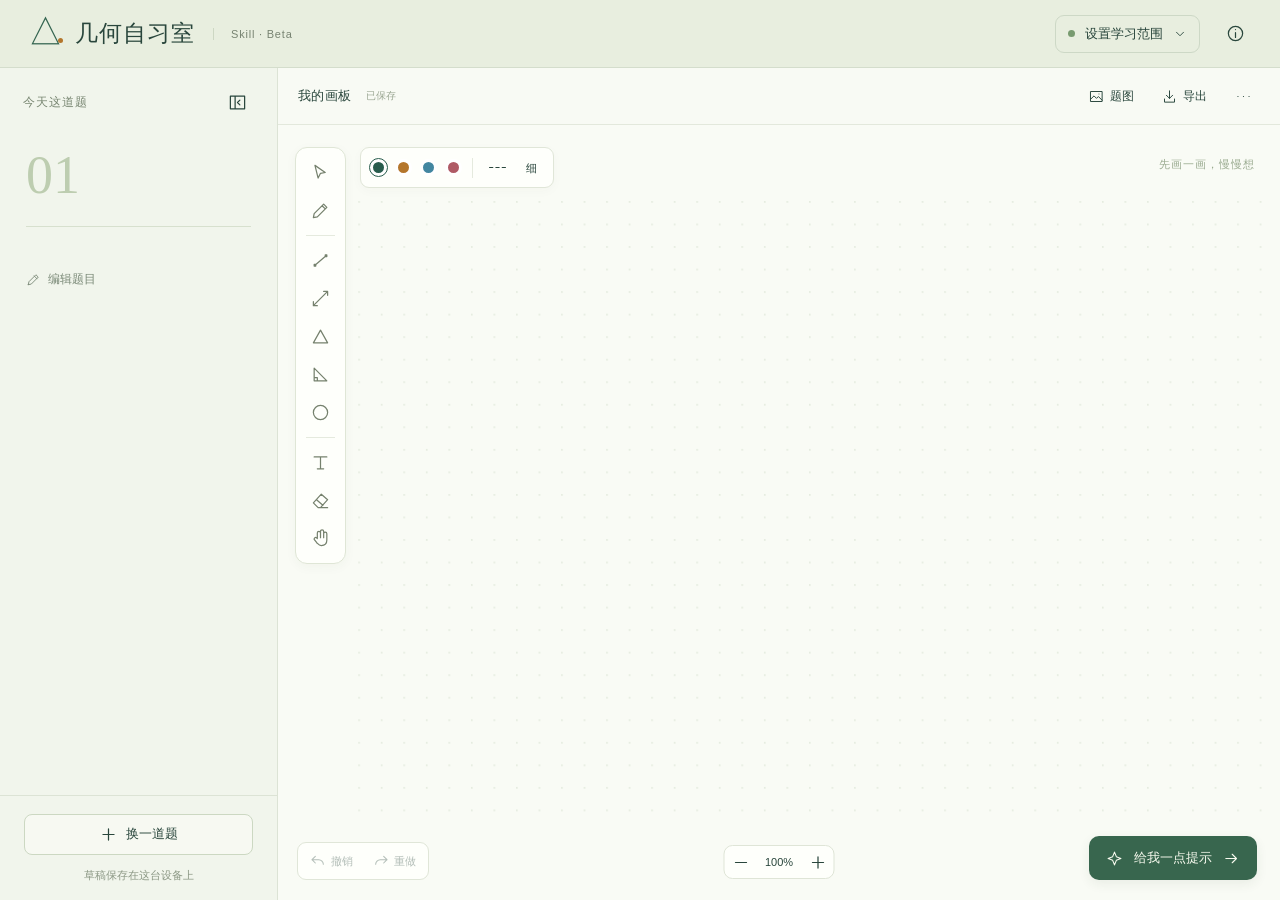
<file: templates/board/index.html>
<!doctype html>
<html lang="zh-CN">
<head>
  <meta charset="utf-8">
  <meta name="viewport" content="width=device-width, initial-scale=1">
  <meta name="color-scheme" content="light">
  <title>几何自习室</title>
  <link rel="stylesheet" href="styles.css">
</head>
<body>

<header class="app-header">
  <a class="brand" href="#" aria-label="几何自习室首页"><span class="brand-mark" aria-hidden="true">△<i></i></span><span>几何自习室</span></a>
  <span class="prototype-label">Skill · Beta</span>
  <div class="header-spacer"></div>
  <button id="settingsButton" class="settings-button" aria-haspopup="dialog"><span class="profile-dot"></span><span id="profileSummary">设置学习范围</span><span data-icon="chevronDown"></span></button>
  <button id="aboutButton" class="icon-button" aria-label="使用说明" title="使用说明" data-icon="info"></button>
</header>

<main id="workspace" class="workspace">
  <aside class="question-panel" id="questionPanel" aria-label="题目">
    <div class="panel-top"><span class="eyebrow">今天这道题</span><button id="collapseQuestion" class="icon-button" aria-label="收起题目" title="收起题目" data-icon="panelLeft"></button></div>
    <div class="question-content">
      <div class="lesson-number" id="lessonNumber">01</div>
      <h1 id="questionTitle"></h1>
      <div id="questionText" class="question-text"></div>
      <div class="question-goal" id="questionGoal"></div>
      <details id="parsedConditions" class="parsed-conditions" hidden><summary>核对已知条件</summary><ul id="parsedConditionList"></ul></details>
      <div id="generationBox" class="generation-box" hidden><p id="generationStatus" role="status"></p><button id="cancelGeneration" class="quiet-button" hidden>取消生成</button></div>
      <button id="generateCurrent" class="outline-button full-width" hidden>生成题图与提示</button>
      <button id="editQuestion" class="quiet-button"><span data-icon="edit"></span>编辑题目</button>
    </div>
    <div class="question-bottom">
      <button id="newQuestion" class="outline-button full-width"><span data-icon="plus"></span>换一道题</button>
      <p class="local-note">草稿保存在这台设备上</p>
    </div>
  </aside>

  <section class="board-panel" aria-label="几何画板">
    <div class="board-header">
      <button id="expandQuestion" class="icon-button" aria-label="展开题目" title="展开题目" data-icon="panelLeft" hidden></button>
      <h2>我的画板</h2><span id="saveStatus" class="save-status" role="status">已保存</span>
      <div class="header-spacer"></div>
      <button id="photoButton" class="compact-button"><span data-icon="image"></span><span>题图</span></button>
      <button id="exportButton" class="compact-button"><span data-icon="download"></span><span>导出</span></button>
      <button id="moreButton" class="icon-button" aria-label="更多画板操作" title="更多画板操作" aria-expanded="false" data-icon="more"></button>
      <div id="moreMenu" class="popover-menu" hidden>
        <button id="saveSession">保存学习记录</button><button id="loadSession">打开学习记录</button>
        <button id="exportRequest">交给其他 Agent</button><button id="importLesson">导入 Agent 解题</button>
        <button id="clearDrawing">清空我的笔迹</button>
      </div>
    </div>
    <div id="sourceViews" class="source-views" role="group" aria-label="画板视图" hidden><button data-board-view="compare">对照</button><button data-board-view="photo">原题图</button><button data-board-view="redraw">重绘图</button></div>
    <div class="board-surface" id="boardSurface">
      <svg id="drawingBoard" xmlns="http://www.w3.org/2000/svg" viewBox="0 0 1000 700" role="img" aria-label="几何题图与自由绘画区">
        <defs><clipPath id="boardViewClip" clipPathUnits="userSpaceOnUse"><rect data-view-clip x="0" y="0" width="1000" height="700"/></clipPath><pattern id="dotGrid" width="25" height="25" patternUnits="userSpaceOnUse"><circle cx="1" cy="1" r="0.7" fill="#c7d4c0"/></pattern></defs>
        <rect id="boardBackground" x="-10000" y="-10000" width="20000" height="20000" fill="#f9fbf5"/>
        <rect x="-10000" y="-10000" width="20000" height="20000" fill="url(#dotGrid)"/>
        <g clip-path="url(#boardViewClip)"><g id="photoLayer"></g><g id="contextLayer"></g><g id="lessonLayer"></g><g id="userLayer"></g></g>
      </svg>
      <div class="drawing-toolbar" role="toolbar" aria-label="绘图工具">
        <button data-tool="select" data-icon="cursor" aria-label="选择与移动" title="选择与移动 (V)"></button>
        <button data-tool="pen" data-icon="pen" aria-label="自由书写" title="自由书写 (P)"></button>
        <span class="tool-divider"></span>
        <button data-tool="line" data-icon="line" aria-label="线段" title="线段 (L)"></button>
        <button data-tool="straight" data-icon="straight" aria-label="直线" title="直线"></button>
        <button data-tool="triangle" data-icon="triangle" aria-label="三角形" title="三角形"></button>
        <button data-tool="rightTriangle" data-icon="rightTriangle" aria-label="直角三角形" title="直角三角形"></button>
        <button data-tool="circle" data-icon="circle" aria-label="圆" title="圆 (C)"></button>
        <span class="tool-divider"></span>
        <button data-tool="text" data-icon="text" aria-label="文字标注" title="文字标注 (T)"></button>
        <button data-tool="eraser" data-icon="eraser" aria-label="橡皮擦" title="橡皮擦 (E)"></button>
        <button data-tool="pan" data-icon="hand" aria-label="平移画板" title="平移画板 (H)"></button>
      </div>
      <div class="pen-options" role="group" aria-label="画笔样式">
        <button class="color-button selected" data-color="#285c4d" style="--swatch:#285c4d" aria-label="墨绿色" title="墨绿色"></button>
        <button class="color-button" data-color="#b4762c" style="--swatch:#b4762c" aria-label="橙棕色" title="橙棕色"></button>
        <button class="color-button" data-color="#4286a0" style="--swatch:#4286a0" aria-label="蓝色" title="蓝色"></button>
        <button class="color-button" data-color="#af5a65" style="--swatch:#af5a65" aria-label="暗红色" title="暗红色"></button>
        <span class="tool-divider"></span><button id="dashedButton" class="icon-button" aria-label="虚线" aria-pressed="false" title="虚线" data-icon="dashed"></button>
        <select id="strokeWidth" aria-label="线条粗细"><option value="2.5">细</option><option value="4">中</option><option value="7">粗</option></select>
      </div>
      <div class="history-controls"><button id="undoButton" class="icon-button" aria-label="撤销" title="撤销 (⌘/Ctrl Z)" disabled><span data-icon="undo"></span><span>撤销</span></button><button id="redoButton" class="icon-button" aria-label="重做" title="重做 (⌘/Ctrl Shift Z)" disabled><span data-icon="redo"></span><span>重做</span></button></div>
      <div class="zoom-controls"><button id="zoomOut" class="icon-button" aria-label="缩小画板" data-icon="minus"></button><button id="zoomReset" title="适应画面" aria-label="适应画面">100%</button><button id="zoomIn" class="icon-button" aria-label="放大画板" data-icon="plus"></button></div>
      <button id="openHints" class="hint-launch"><span data-icon="spark"></span>给我一点提示<span data-icon="arrowRight"></span></button>
      <span id="boardMode" class="board-mode">先画一画，慢慢想</span>
    </div>
  </section>

  <aside id="hintPanel" class="hint-panel" aria-label="逐步提示" hidden>
    <div class="panel-top"><span class="eyebrow">一起想一想</span><button id="closeHints" class="icon-button" aria-label="回到自主思考" title="回到自主思考" data-icon="close"></button></div>
    <div class="hint-scroll">
      <div class="method-row"><select id="methodSelect" aria-label="选择解题方法"></select></div>
      <div id="knowledgeNote" class="knowledge-note"></div>
      <div id="hintProgress" class="step-progress" aria-label="提示进度"></div>
      <div id="stepCount" class="step-count"></div>
      <h2 id="stepTitle"></h2>
      <p id="stepPrompt" class="step-prompt"></p>
      <div id="smallHint" class="small-hint" hidden></div>
      <div id="explanation" class="explanation" hidden></div>
      <button id="revealStep" class="outline-button full-width">再给一点提示</button>
      <div id="hintEmpty" class="hint-empty" hidden></div>
    </div>
    <div class="hint-bottom"><button id="previousStep" class="icon-button" aria-label="上一步" title="上一步" data-icon="arrowLeft"></button><button id="nextStep" class="primary-button">下一步<span data-icon="arrowRight"></span></button></div>
  </aside>
</main>

<dialog id="settingsDialog" class="modal">
  <form id="settingsForm">
    <div class="modal-heading"><h2>我的学习范围</h2><button type="button" data-close="settingsDialog" class="icon-button" aria-label="关闭学习设置" data-icon="close"></button></div>
    <div class="form-row"><label>年级<select id="grade"><option value="7">七年级</option><option value="8">八年级</option><option value="9">九年级</option></select></label><label>教材版本<select id="edition"><option value="unknown">不确定 / 其他</option><option value="pep">人教版</option><option value="bnu">北师大版</option><option value="su">苏科版</option></select></label></div>
    <p class="form-note">自动采用所选年级的整学年常用知识范围。</p>
    <details class="grade-scope"><summary>查看默认知识范围</summary><p id="gradeScopeSummary" class="form-note"></p></details>
    <div class="modal-actions"><button type="submit" class="primary-button">保存学习范围</button></div>
  </form>
</dialog>

<dialog id="questionDialog" class="modal question-modal">
  <div class="modal-heading"><h2>换一道题</h2><button data-close="questionDialog" class="icon-button" aria-label="关闭题目输入" data-icon="close"></button></div>
  <div class="example-picker" id="examplePicker"></div>
  <label class="field-label">题目<textarea id="questionInput" rows="5" placeholder="输入一道几何题……" maxlength="6000"></textarea></label>
  <p class="form-note"><span id="connectionNote">新题可以交给当前 Agent 生成题图与分步提示。</span></p>
  <div class="modal-actions"><button id="uploadFromQuestion" class="outline-button"><span data-icon="image"></span>上传题图</button><button id="applyQuestion" class="primary-button">生成题图与提示<span data-icon="arrowRight"></span></button></div>
</dialog>

<dialog id="textDialog" class="modal small-modal"><form id="textForm"><div class="modal-heading"><h2>写一条标注</h2><button type="button" data-close="textDialog" class="icon-button" aria-label="关闭文字标注" data-icon="close"></button></div><label class="field-label">文字<input id="annotationInput" maxlength="120" autocomplete="off" required></label><div class="modal-actions"><button type="submit" class="primary-button">放到这里</button></div></form></dialog>

<dialog id="photoDialog" class="modal small-modal"><div class="modal-heading"><h2>题图</h2><button data-close="photoDialog" class="icon-button" aria-label="关闭题图设置" data-icon="close"></button></div><button id="uploadPhoto" class="outline-button full-width"><span data-icon="image"></span>选择照片</button><p class="form-note">支持 PNG、JPEG、WebP。照片放在画板上；自动通道目前只读取题目文字。导出题目时会包含照片。</p><div id="photoControls" hidden><label class="field-label">图片大小<input id="photoScale" type="range" min="30" max="150" value="100"></label><div class="photo-move" role="group" aria-label="移动题图"><button data-move="left" class="icon-button" aria-label="题图向左" data-icon="arrowLeft"></button><button data-move="up" class="icon-button" aria-label="题图向上" data-icon="arrowUp"></button><button data-move="down" class="icon-button" aria-label="题图向下" data-icon="arrowDown"></button><button data-move="right" class="icon-button" aria-label="题图向右" data-icon="arrowRight"></button><button id="removePhoto" class="quiet-button">移除题图</button></div></div></dialog>

<dialog id="confirmDialog" class="modal small-modal"><div class="modal-heading"><h2 id="confirmTitle">清空笔迹？</h2></div><p id="confirmMessage" class="form-note"></p><div class="modal-actions"><button data-close="confirmDialog" class="outline-button">取消</button><button id="confirmAction" class="primary-button">确定</button></div></dialog>

<dialog id="aboutDialog" class="modal small-modal"><div class="modal-heading"><h2>几何自习室</h2><button data-close="aboutDialog" class="icon-button" aria-label="关闭使用说明" data-icon="close"></button></div><p class="about-text">先选择年级，再输入完整题目。提示默认收起，需要时逐步展开。</p><p class="form-note">通过本地服务可调用已配置的 Agent CLI。离线页面可导出题目、导入 Agent 解题。方法按年级默认知识约束；生成内容仍需核对。</p><p class="form-note">快捷键：P 画笔 · L 线段 · C 圆 · E 橡皮 · V 选择 · H 平移。选中笔迹后按 Delete 删除。</p></dialog>
<input id="photoInput" type="file" accept="image/png,image/jpeg,image/webp" hidden>
<input id="lessonInput" type="file" accept="application/json,.json" hidden>
<input id="sessionInput" type="file" accept="application/json,.json" hidden>
<div id="toast" class="toast" role="status" hidden></div>
<!-- BOOTSTRAP -->
<script src="lessons.js"></script><script src="lesson-renderer.js"></script><script src="presentation.js"></script><script src="drawing.js"></script><script src="app.js"></script>
</body>
</html>
</file>
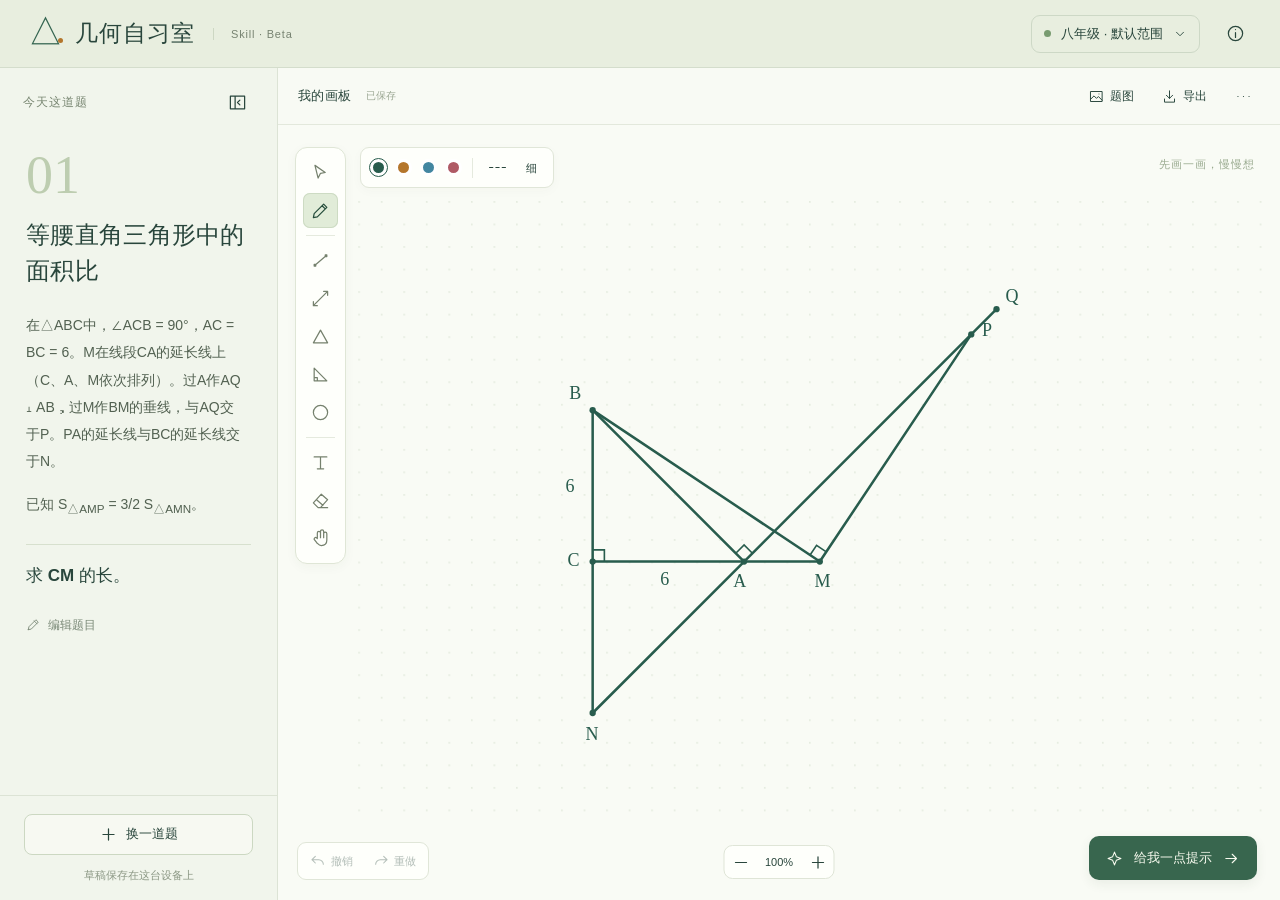
<file: 几何自习室.html>
<!doctype html>
<html lang="zh-CN">
<head>
  <meta charset="utf-8">
  <meta name="viewport" content="width=device-width, initial-scale=1">
  <meta name="color-scheme" content="light">
  <title>几何自习室</title>
  <style>
:root{--ink:#29463c;--muted:#748174;--green:#32634f;--deep:#254d3b;--soft:#e7eddf;--line:#dce3d5;--paper:#f9fbf5;--warm:#b4762c;--panel:#f1f5ec;--radius:12px;font-family:"PingFang SC","Microsoft YaHei",sans-serif;color:var(--ink);background:var(--soft);font-synthesis:none}
*{box-sizing:border-box}body{margin:0;overflow:hidden}button,input,textarea,select{font:inherit}button,a,input,textarea,select{-webkit-tap-highlight-color:transparent}button{cursor:pointer;color:inherit;border:0;background:none}button:disabled{cursor:default;opacity:.35}button:not(:disabled):hover{filter:brightness(.96)}button:focus-visible,a:focus-visible,select:focus-visible,input:focus-visible,textarea:focus-visible{outline:3px solid #90af89;outline-offset:3px}button svg,.icon{width:19px;height:19px;display:block;flex:none}button{display:inline-flex;align-items:center;justify-content:center;gap:8px}h1,h2,p{margin:0}a{color:inherit;text-decoration:none}[hidden]{display:none!important}select{cursor:pointer}select,input,textarea{color:var(--ink)}
.app-header{height:68px;display:flex;align-items:center;padding:0 28px;gap:18px;border-bottom:1px solid #d4ddcc;background:#e8eedf}.brand{display:flex;align-items:center;gap:11px;font-family:"Songti SC","STSong",serif;font-weight:700;font-size:23px;letter-spacing:1px}.brand-mark{font-family:Georgia,serif;position:relative;font-size:35px;line-height:1;color:var(--green);font-weight:400;transform:translateY(-2px)}.brand-mark i{position:absolute;width:5px;height:5px;border-radius:50%;background:var(--warm);right:1px;bottom:6px}.prototype-label{font-size:11px;color:#778371;letter-spacing:.8px;border-left:1px solid #cdd7c3;padding-left:17px}.header-spacer{flex:1}.settings-button{font-size:13px;gap:10px;padding:9px 12px;border:1px solid #cdd8c6;border-radius:9px}.settings-button svg{width:14px;height:14px}.profile-dot{width:7px;height:7px;border-radius:50%;background:#789b70}.icon-button{width:34px;height:34px;border-radius:7px;flex:none;padding:7px}.icon-button:not(:disabled):hover{background:#e2e9da}
.workspace{height:calc(100dvh - 68px);display:grid;grid-template-columns:278px minmax(0,1fr);overflow:hidden}.workspace.has-hints{grid-template-columns:278px minmax(0,1fr) 312px}.workspace.question-collapsed{grid-template-columns:minmax(0,1fr)}.workspace.question-collapsed.has-hints{grid-template-columns:minmax(0,1fr) 312px}.question-panel{background:#f1f5ec;border-right:1px solid var(--line);display:flex;flex-direction:column;min-height:0}.panel-top{height:68px;display:flex;align-items:center;justify-content:space-between;padding:0 23px;flex:none}.eyebrow{font-size:12px;color:#778570;letter-spacing:1px}.question-content{padding:12px 26px 24px;overflow:auto;flex:1}.lesson-number{font-family:Georgia,serif;font-size:54px;color:#bdcdb0;font-weight:400;margin-bottom:15px;line-height:1}.question-content h1{font-family:"Songti SC","STSong",serif;font-size:24px;line-height:1.5;font-weight:600;letter-spacing:.3px;margin-bottom:23px}.question-text{font-size:14px;line-height:1.95;color:#526151;text-wrap:pretty}.question-text p{margin-bottom:15px}.question-text strong,.question-text b{font-weight:600;color:#324b3e}.question-goal{margin-top:24px;padding:17px 0;border-top:1px solid #d7e0ce;font-size:17px;font-weight:600;line-height:1.6}.quiet-button{padding:10px 0;color:#7a8977;font-size:12px}.quiet-button svg{width:14px;height:14px}.question-bottom{padding:18px 24px 17px;border-top:1px solid var(--line)}.local-note{margin-top:13px;font-size:11px;color:#8b9784;text-align:center}.outline-button,.primary-button{min-height:41px;padding:10px 15px;font-size:13px;border-radius:8px;line-height:1.4}.outline-button{border:1px solid #ccd8c2;background:#f7f9f2}.primary-button{background:var(--green);color:white}.primary-button svg{width:16px;height:16px}.full-width{width:100%}
.board-panel{display:flex;min-width:0;min-height:0;flex-direction:column;position:relative}.board-header{height:57px;background:#f8faf4;display:flex;align-items:center;gap:10px;padding:0 20px;border-bottom:1px solid #e3e8dc;flex:none;position:relative;z-index:4}.board-header h2{font-size:13px;font-weight:500;letter-spacing:.4px}.save-status{font-size:10px;color:#9ba793;margin-left:4px}.compact-button{font-size:12px;padding:7px 9px;gap:6px;border-radius:6px}.compact-button svg{width:15px;height:15px}.board-surface{position:relative;flex:1;min-height:0;background:var(--paper);overflow:hidden;isolation:isolate}.board-surface>svg{width:100%;height:100%;display:block;touch-action:none;user-select:none;-webkit-user-select:none}.board-surface #lessonLayer{pointer-events:none}.drawing-toolbar{position:absolute;left:17px;top:22px;display:flex;flex-direction:column;gap:3px;padding:7px;background:#fefffb;border:1px solid #dfe6d6;border-radius:12px;box-shadow:0 3px 12px #3a51240a}.drawing-toolbar button{width:35px;height:35px;border-radius:7px;color:#75816d;position:relative}.drawing-toolbar button[aria-pressed=true]{color:var(--deep);background:#e1ecd8;box-shadow:inset 0 0 0 1px #cddbc3}.drawing-toolbar button:not([aria-pressed=true]):hover{background:#f0f4e9}.tool-divider{height:1px;background:#e5eade;margin:4px 3px;display:block}.pen-options{position:absolute;top:22px;left:82px;display:flex;align-items:center;padding:7px 9px;gap:8px;background:#fefffb;border:1px solid #e0e6d8;border-radius:9px;box-shadow:0 3px 12px #3a512407}.pen-options .tool-divider{height:20px;width:1px;margin:0 2px}.color-button{width:17px;height:17px;border-radius:50%;background:var(--swatch);padding:0;border:3px solid #fff}.color-button.selected{outline:1.5px solid var(--swatch)}.pen-options .icon-button{height:25px;width:28px;padding:4px}.pen-options .icon-button[aria-pressed=true]{background:#e1ecd8}.pen-options select{appearance:none;border:0;background:transparent;width:25px;font-size:11px;text-align:center;padding:2px}.history-controls{position:absolute;bottom:20px;left:19px;display:flex;gap:2px;background:#fefffb;border:1px solid #e0e6d8;border-radius:9px;padding:3px}.history-controls .icon-button{width:30px;height:30px}.zoom-controls{position:absolute;bottom:21px;left:50%;transform:translateX(-50%);display:flex;align-items:center;border:1px solid #dfe5d7;border-radius:9px;background:#fefffb;padding:2px}.zoom-controls .icon-button{width:28px;height:28px}.zoom-controls button:nth-child(2){min-width:49px;font-size:11px;font-variant-numeric:tabular-nums}.hint-launch{position:absolute;right:23px;bottom:20px;color:#f8fbef;background:#38664e;border-radius:10px;padding:13px 17px;font-size:13px;gap:11px;box-shadow:0 4px 12px #27452a13}.hint-launch svg{width:17px;height:17px}.board-mode{position:absolute;right:25px;top:32px;font-size:11px;letter-spacing:1px;color:#9aab90;pointer-events:none}.workspace.has-hints .board-mode{display:none}.workspace.has-hints .hint-launch{display:none}.popover-menu{position:absolute;z-index:30;right:15px;top:49px;background:#fffef8;box-shadow:0 8px 28px #20331e1a;border:1px solid #d8e1cd;border-radius:9px;padding:5px;width:155px}.popover-menu button{padding:11px;font-size:12px;justify-content:flex-start;width:100%;border-radius:5px}.popover-menu button:hover{background:#eef3e6}
.hint-panel{background:#f3f6ed;border-left:1px solid var(--line);display:flex;flex-direction:column;min-height:0}.hint-panel .panel-top{border-bottom:1px solid #e2e7d9;height:57px;padding:0 20px}.hint-scroll{padding:23px 24px;overflow:auto;flex:1}.method-row select{width:100%;border:1px solid #d3ddc9;border-radius:7px;background:#fafcf6;font-size:13px;padding:10px 30px 10px 12px}.knowledge-note{font-size:10px;color:#89927e;line-height:1.7;margin:10px 0 27px}.step-progress{display:flex;gap:5px;margin-bottom:24px}.step-progress span{height:3px;flex:1;border-radius:5px;background:#dce5d2}.step-progress span.done{background:#94ae82}.step-progress span.current{background:#52784e}.step-count{font-size:11px;letter-spacing:1.2px;color:#8b9c7e;margin-bottom:12px}.hint-scroll h2{font-family:"Songti SC","STSong",serif;font-size:23px;line-height:1.5;margin-bottom:19px}.step-prompt{font-size:15px;line-height:1.9;color:#465c49;text-wrap:pretty}.small-hint{margin-top:20px;padding:14px 0 0;border-top:1px solid #dce4d2;font-size:13px;line-height:1.9;color:#788767}.explanation{margin-top:18px;font-size:13px;line-height:1.9;color:#42533d;background:#e7eedc;padding:16px;border-radius:8px}.explanation p{margin-bottom:10px}.explanation p:last-child{margin:0}.explanation strong{color:#294c33}.explanation .formula{display:block;margin:8px 0;font-family:Georgia,"Songti SC",serif;font-size:17px}.hint-scroll>#revealStep{margin-top:24px}.hint-bottom{border-top:1px solid #dce4d2;padding:17px 22px;display:flex;gap:12px}.hint-bottom>.primary-button{flex:1;justify-content:space-between}.hint-bottom .icon-button{height:41px;width:41px;border:1px solid #d1ddc5}.hint-empty{font-size:14px;line-height:1.9;margin-top:20px}.hint-empty button{margin-top:15px}.math{font-family:Georgia,"Songti SC",serif}#lessonLayer text{font-family:Georgia,"Songti SC",serif}#lessonLayer [data-aux]{animation:aux-in .38s ease-out both}@keyframes aux-in{from{opacity:0}to{opacity:1}}
.modal{border:1px solid #cbd7bf;background:#f8faf3;color:var(--ink);width:min(520px,calc(100% - 32px));border-radius:17px;padding:28px;box-shadow:0 25px 100px #17351f30;max-height:calc(100dvh - 50px);overflow:auto}.modal::backdrop{background:#263c2c55;backdrop-filter:blur(3px)}.small-modal{width:min(420px,calc(100% - 32px))}.question-modal{width:min(580px,calc(100% - 32px))}.modal-heading{display:flex;align-items:center;justify-content:space-between;margin-bottom:23px;gap:18px}.modal-heading h2{font-family:"Songti SC","STSong",serif;font-weight:600;font-size:24px}.modal-heading .icon-button{margin-right:-7px}.form-row{display:flex;gap:15px}.form-row label{flex:1;font-size:12px}.form-row select{display:block;width:100%;margin-top:8px}.modal select,.modal input:not([type=checkbox]):not([type=range]),.modal textarea{border:1px solid #ccd8c2;border-radius:7px;background:#fefff9;padding:11px 12px;font-size:14px}.field-label{display:block;font-size:12px;margin-top:20px}.field-label input,.field-label textarea{display:block;width:100%;margin-top:8px;line-height:1.7}.modal textarea{resize:vertical;min-height:120px}.modal fieldset{padding:0;border:0;margin:22px 0 0}.modal legend{font-size:12px;margin-bottom:14px}.knowledge-choices{display:grid;grid-template-columns:1fr 1fr;gap:12px}.knowledge-choices label{font-size:13px;display:flex;align-items:center;gap:8px}.knowledge-choices input{accent-color:var(--green);width:16px;height:16px;margin:0}.form-note{font-size:12px;color:#859178;line-height:1.85;margin-top:16px}.modal-actions{margin-top:25px;display:flex;justify-content:flex-end;gap:10px}.example-picker{display:grid;grid-template-columns:1fr 1fr;gap:12px}.example-picker button{text-align:left;justify-content:flex-start;align-items:flex-start;padding:15px;border:1px solid #d5dfcb;border-radius:9px;flex-direction:column;gap:7px}.example-picker button span{font-size:10px;color:#8e9c83}.example-picker button strong{font-size:13px;font-weight:500;line-height:1.6}.example-picker button.active{border-color:#7d9b6c;background:#eaf1e0}.about-text{font-size:15px;line-height:1.9}.photo-move{display:flex;align-items:center;margin-top:15px;gap:6px}.photo-move .quiet-button{margin-left:auto}.toast{position:fixed;left:50%;bottom:28px;transform:translateX(-50%);z-index:90;background:#294b3d;color:#f5f9ed;box-shadow:0 5px 22px #19381d28;border-radius:9px;padding:12px 20px;max-width:90vw;font-size:13px;line-height:1.7;text-align:center;pointer-events:none}
@media(min-width:1650px){.workspace{grid-template-columns:310px minmax(0,1fr)}.workspace.has-hints{grid-template-columns:310px minmax(0,1fr) 340px}.question-content{padding:18px 30px}.question-text{font-size:15px}.hint-scroll{padding:28px}}
@media(max-width:1150px){.workspace{grid-template-columns:240px minmax(0,1fr)}.workspace.has-hints{grid-template-columns:210px minmax(0,1fr) 280px}.question-content{padding:10px 20px}.question-content h1{font-size:21px}.panel-top{padding:0 18px}.hint-scroll{padding:20px}.question-text{font-size:13px}.board-mode{display:none}.workspace.has-hints .pen-options{top:18px;left:74px;gap:4px;padding:6px}.workspace.has-hints .drawing-toolbar{left:12px;top:18px}.workspace.has-hints .hint-launch{right:14px}.board-header{padding:0 12px}.save-status{display:none}}
@media(max-width:850px){.app-header{padding:0 17px;gap:12px;height:60px}.brand{font-size:20px}.prototype-label{display:none}.workspace{height:calc(100dvh - 60px);grid-template-columns:220px minmax(0,1fr)}.workspace.has-hints{grid-template-columns:minmax(0,1fr) 280px}.workspace.has-hints .question-panel{display:none}.workspace.has-hints #expandQuestion{display:inline-flex!important}.workspace.question-collapsed.has-hints{grid-template-columns:minmax(0,1fr) 280px}.pen-options{left:74px;gap:4px}.drawing-toolbar{left:12px}.hint-launch{padding:12px;gap:7px;right:14px}.zoom-controls{left:auto;right:14px;bottom:74px;transform:none}.workspace.has-hints .zoom-controls{bottom:22px}.board-header{gap:3px}.board-header .compact-button{padding:7px}.profile-dot{display:none}}
@media(max-width:600px){body{overflow:auto}.app-header{gap:7px;padding:0 12px}.brand{font-size:18px;letter-spacing:0;gap:7px}.brand-mark{font-size:30px}.settings-button{padding:8px;font-size:11px;gap:6px}.app-header>#aboutButton{width:28px}.workspace{height:calc(100dvh - 60px);min-height:590px;display:flex;flex-direction:column;overflow:auto}.question-panel{max-height:185px;border-right:0;border-bottom:1px solid var(--line);flex:none}.question-panel .panel-top{height:36px;padding:0 16px}.question-content{padding:5px 17px 12px;display:grid;grid-template-columns:1fr auto;gap:7px}.lesson-number{display:none}.question-content h1{font-size:17px;margin:0;grid-column:1/-1}.question-text{grid-column:1/-1;font-size:12px;line-height:1.8}.question-text p{margin:0}.question-goal{font-size:13px;margin:0;padding:0;border:0}.question-content .quiet-button{padding:0}.question-bottom{display:none}.board-panel{min-height:400px;flex:1}.board-header{height:45px}.drawing-toolbar{top:64px;left:8px;padding:4px;gap:0}.drawing-toolbar button{width:29px;height:29px}.drawing-toolbar button svg{width:16px;height:16px}.drawing-toolbar .tool-divider{margin:3px}.pen-options{left:12px;top:12px}.board-mode{display:none}.hint-launch{font-size:12px;bottom:16px;right:12px}.history-controls{left:9px;bottom:16px}.zoom-controls{bottom:67px;right:12px}.workspace.has-hints .question-panel{display:none}.workspace.has-hints .board-panel{min-height:340px;flex:1}.hint-panel{max-height:44dvh;min-height:240px;border-left:0;border-top:1px solid var(--line);flex:none}.hint-panel .panel-top{height:39px}.hint-scroll{padding:12px 19px}.method-row{float:right;max-width:48%;margin-left:10px}.method-row select{padding:7px;font-size:11px}.knowledge-note{margin:0 0 12px;max-width:47%;font-size:9px}.step-progress{clear:both;margin-bottom:9px;max-width:130px}.step-count{font-size:10px;margin-bottom:6px}.hint-scroll h2{font-size:19px;margin-bottom:8px}.step-prompt{font-size:13px;line-height:1.8}.hint-bottom{padding:9px 17px;gap:10px}.hint-bottom .primary-button{min-height:35px}.hint-bottom .icon-button{height:35px}.hint-scroll>#revealStep{margin-top:12px}.explanation,.small-hint{font-size:12px;padding:12px;margin-top:12px}.modal{padding:22px}.example-picker{gap:8px}.example-picker button{padding:10px}.toast{bottom:16px}.workspace.has-hints .zoom-controls{bottom:16px}.workspace.has-hints .pen-options{top:12px;left:12px}.workspace.has-hints .drawing-toolbar{top:57px;left:8px}.workspace.question-collapsed .question-panel{display:none}}
@media(max-width:600px){.drawing-toolbar,.workspace.has-hints .drawing-toolbar{top:12px;left:10px;right:10px;flex-direction:row;gap:1px;overflow-x:auto;padding:4px;border-radius:8px}.pen-options,.workspace.has-hints .pen-options{top:55px;left:12px}.drawing-toolbar button{flex:none;width:28px;height:28px}.drawing-toolbar .tool-divider{height:20px;width:1px;flex:none;margin:4px 3px}.board-surface>svg{min-height:295px}}
@media(prefers-reduced-motion:reduce){*,*::before,*::after{animation:none!important;transition:none!important;scroll-behavior:auto!important}}
.generation-box{margin:16px 0;padding:12px;border:1px solid #d5dfc9;border-radius:8px;background:#eaf0e1;font-size:12px;line-height:1.8;overflow-wrap:anywhere;white-space:pre-line}.generation-box .quiet-button{padding-bottom:0}.history-controls .icon-button{width:auto;min-width:58px;padding:7px 9px;font-size:11px;gap:5px}.history-controls .icon-button svg{width:16px;height:16px}.explanation{white-space:normal}.example-picker:empty{display:none}
@media(max-width:600px){.history-controls .icon-button{min-width:46px;padding:5px;font-size:10px}.history-controls .icon-button svg{width:13px;height:13px}.generation-box{margin:6px 0;grid-column:1/-1}.question-content>#generateCurrent{grid-column:1/-1}}

.parsed-conditions{font-size:12px;line-height:1.9;margin:14px 0;grid-column:1/-1}.parsed-conditions summary{cursor:pointer;color:var(--muted)}.parsed-conditions ul{padding-left:18px}.step-reason{padding-top:10px;border-top:1px solid var(--line);font-size:.92em}

.source-views{display:flex;justify-content:center;gap:4px;padding:6px 12px;border-bottom:1px solid var(--line);background:#f2f6e9;flex:none}.source-views button{font-size:12px;padding:6px 14px;border-radius:6px;color:#607658}.source-views button[aria-pressed=true]{background:#dce8d2;color:#284d3e}.context-explanation{margin-top:12px;padding-top:12px;border-top:1px solid var(--line)}
/* Keep drawing content outside the floating toolbars and bottom actions. */
.board-surface>svg#drawingBoard{position:absolute;left:76px;top:76px;width:calc(100% - 92px);height:calc(100% - 144px);min-height:0}
@media(max-width:600px){.board-surface>svg#drawingBoard{left:8px;top:102px;width:calc(100% - 16px);height:calc(100% - 160px);min-height:0}}

</style>
</head>
<body>

<header class="app-header">
  <a class="brand" href="#" aria-label="几何自习室首页"><span class="brand-mark" aria-hidden="true">△<i></i></span><span>几何自习室</span></a>
  <span class="prototype-label">Skill · Beta</span>
  <div class="header-spacer"></div>
  <button id="settingsButton" class="settings-button" aria-haspopup="dialog"><span class="profile-dot"></span><span id="profileSummary">设置学习范围</span><span data-icon="chevronDown"></span></button>
  <button id="aboutButton" class="icon-button" aria-label="使用说明" title="使用说明" data-icon="info"></button>
</header>

<main id="workspace" class="workspace">
  <aside class="question-panel" id="questionPanel" aria-label="题目">
    <div class="panel-top"><span class="eyebrow">今天这道题</span><button id="collapseQuestion" class="icon-button" aria-label="收起题目" title="收起题目" data-icon="panelLeft"></button></div>
    <div class="question-content">
      <div class="lesson-number" id="lessonNumber">01</div>
      <h1 id="questionTitle"></h1>
      <div id="questionText" class="question-text"></div>
      <div class="question-goal" id="questionGoal"></div>
      <details id="parsedConditions" class="parsed-conditions" hidden><summary>核对已知条件</summary><ul id="parsedConditionList"></ul></details>
      <div id="generationBox" class="generation-box" hidden><p id="generationStatus" role="status"></p><button id="cancelGeneration" class="quiet-button" hidden>取消生成</button></div>
      <button id="generateCurrent" class="outline-button full-width" hidden>生成题图与提示</button>
      <button id="editQuestion" class="quiet-button"><span data-icon="edit"></span>编辑题目</button>
    </div>
    <div class="question-bottom">
      <button id="newQuestion" class="outline-button full-width"><span data-icon="plus"></span>换一道题</button>
      <p class="local-note">草稿保存在这台设备上</p>
    </div>
  </aside>

  <section class="board-panel" aria-label="几何画板">
    <div class="board-header">
      <button id="expandQuestion" class="icon-button" aria-label="展开题目" title="展开题目" data-icon="panelLeft" hidden></button>
      <h2>我的画板</h2><span id="saveStatus" class="save-status" role="status">已保存</span>
      <div class="header-spacer"></div>
      <button id="photoButton" class="compact-button"><span data-icon="image"></span><span>题图</span></button>
      <button id="exportButton" class="compact-button"><span data-icon="download"></span><span>导出</span></button>
      <button id="moreButton" class="icon-button" aria-label="更多画板操作" title="更多画板操作" aria-expanded="false" data-icon="more"></button>
      <div id="moreMenu" class="popover-menu" hidden>
        <button id="saveSession">保存学习记录</button><button id="loadSession">打开学习记录</button>
        <button id="exportRequest">交给其他 Agent</button><button id="importLesson">导入 Agent 解题</button>
        <button id="clearDrawing">清空我的笔迹</button>
      </div>
    </div>
    <div id="sourceViews" class="source-views" role="group" aria-label="画板视图" hidden><button data-board-view="compare">对照</button><button data-board-view="photo">原题图</button><button data-board-view="redraw">重绘图</button></div>
    <div class="board-surface" id="boardSurface">
      <svg id="drawingBoard" xmlns="http://www.w3.org/2000/svg" viewBox="0 0 1000 700" role="img" aria-label="几何题图与自由绘画区">
        <defs><clipPath id="boardViewClip" clipPathUnits="userSpaceOnUse"><rect data-view-clip x="0" y="0" width="1000" height="700"/></clipPath><pattern id="dotGrid" width="25" height="25" patternUnits="userSpaceOnUse"><circle cx="1" cy="1" r="0.7" fill="#c7d4c0"/></pattern></defs>
        <rect id="boardBackground" x="-10000" y="-10000" width="20000" height="20000" fill="#f9fbf5"/>
        <rect x="-10000" y="-10000" width="20000" height="20000" fill="url(#dotGrid)"/>
        <g clip-path="url(#boardViewClip)"><g id="photoLayer"></g><g id="contextLayer"></g><g id="lessonLayer"></g><g id="userLayer"></g></g>
      </svg>
      <div class="drawing-toolbar" role="toolbar" aria-label="绘图工具">
        <button data-tool="select" data-icon="cursor" aria-label="选择与移动" title="选择与移动 (V)"></button>
        <button data-tool="pen" data-icon="pen" aria-label="自由书写" title="自由书写 (P)"></button>
        <span class="tool-divider"></span>
        <button data-tool="line" data-icon="line" aria-label="线段" title="线段 (L)"></button>
        <button data-tool="straight" data-icon="straight" aria-label="直线" title="直线"></button>
        <button data-tool="triangle" data-icon="triangle" aria-label="三角形" title="三角形"></button>
        <button data-tool="rightTriangle" data-icon="rightTriangle" aria-label="直角三角形" title="直角三角形"></button>
        <button data-tool="circle" data-icon="circle" aria-label="圆" title="圆 (C)"></button>
        <span class="tool-divider"></span>
        <button data-tool="text" data-icon="text" aria-label="文字标注" title="文字标注 (T)"></button>
        <button data-tool="eraser" data-icon="eraser" aria-label="橡皮擦" title="橡皮擦 (E)"></button>
        <button data-tool="pan" data-icon="hand" aria-label="平移画板" title="平移画板 (H)"></button>
      </div>
      <div class="pen-options" role="group" aria-label="画笔样式">
        <button class="color-button selected" data-color="#285c4d" style="--swatch:#285c4d" aria-label="墨绿色" title="墨绿色"></button>
        <button class="color-button" data-color="#b4762c" style="--swatch:#b4762c" aria-label="橙棕色" title="橙棕色"></button>
        <button class="color-button" data-color="#4286a0" style="--swatch:#4286a0" aria-label="蓝色" title="蓝色"></button>
        <button class="color-button" data-color="#af5a65" style="--swatch:#af5a65" aria-label="暗红色" title="暗红色"></button>
        <span class="tool-divider"></span><button id="dashedButton" class="icon-button" aria-label="虚线" aria-pressed="false" title="虚线" data-icon="dashed"></button>
        <select id="strokeWidth" aria-label="线条粗细"><option value="2.5">细</option><option value="4">中</option><option value="7">粗</option></select>
      </div>
      <div class="history-controls"><button id="undoButton" class="icon-button" aria-label="撤销" title="撤销 (⌘/Ctrl Z)" disabled><span data-icon="undo"></span><span>撤销</span></button><button id="redoButton" class="icon-button" aria-label="重做" title="重做 (⌘/Ctrl Shift Z)" disabled><span data-icon="redo"></span><span>重做</span></button></div>
      <div class="zoom-controls"><button id="zoomOut" class="icon-button" aria-label="缩小画板" data-icon="minus"></button><button id="zoomReset" title="适应画面" aria-label="适应画面">100%</button><button id="zoomIn" class="icon-button" aria-label="放大画板" data-icon="plus"></button></div>
      <button id="openHints" class="hint-launch"><span data-icon="spark"></span>给我一点提示<span data-icon="arrowRight"></span></button>
      <span id="boardMode" class="board-mode">先画一画，慢慢想</span>
    </div>
  </section>

  <aside id="hintPanel" class="hint-panel" aria-label="逐步提示" hidden>
    <div class="panel-top"><span class="eyebrow">一起想一想</span><button id="closeHints" class="icon-button" aria-label="回到自主思考" title="回到自主思考" data-icon="close"></button></div>
    <div class="hint-scroll">
      <div class="method-row"><select id="methodSelect" aria-label="选择解题方法"></select></div>
      <div id="knowledgeNote" class="knowledge-note"></div>
      <div id="hintProgress" class="step-progress" aria-label="提示进度"></div>
      <div id="stepCount" class="step-count"></div>
      <h2 id="stepTitle"></h2>
      <p id="stepPrompt" class="step-prompt"></p>
      <div id="smallHint" class="small-hint" hidden></div>
      <div id="explanation" class="explanation" hidden></div>
      <button id="revealStep" class="outline-button full-width">再给一点提示</button>
      <div id="hintEmpty" class="hint-empty" hidden></div>
    </div>
    <div class="hint-bottom"><button id="previousStep" class="icon-button" aria-label="上一步" title="上一步" data-icon="arrowLeft"></button><button id="nextStep" class="primary-button">下一步<span data-icon="arrowRight"></span></button></div>
  </aside>
</main>

<dialog id="settingsDialog" class="modal">
  <form id="settingsForm">
    <div class="modal-heading"><h2>我的学习范围</h2><button type="button" data-close="settingsDialog" class="icon-button" aria-label="关闭学习设置" data-icon="close"></button></div>
    <div class="form-row"><label>年级<select id="grade"><option value="7">七年级</option><option value="8">八年级</option><option value="9">九年级</option></select></label><label>教材版本<select id="edition"><option value="unknown">不确定 / 其他</option><option value="pep">人教版</option><option value="bnu">北师大版</option><option value="su">苏科版</option></select></label></div>
    <p class="form-note">自动采用所选年级的整学年常用知识范围。</p>
    <details class="grade-scope"><summary>查看默认知识范围</summary><p id="gradeScopeSummary" class="form-note"></p></details>
    <div class="modal-actions"><button type="submit" class="primary-button">保存学习范围</button></div>
  </form>
</dialog>

<dialog id="questionDialog" class="modal question-modal">
  <div class="modal-heading"><h2>换一道题</h2><button data-close="questionDialog" class="icon-button" aria-label="关闭题目输入" data-icon="close"></button></div>
  <div class="example-picker" id="examplePicker"></div>
  <label class="field-label">题目<textarea id="questionInput" rows="5" placeholder="输入一道几何题……" maxlength="6000"></textarea></label>
  <p class="form-note"><span id="connectionNote">新题可以交给当前 Agent 生成题图与分步提示。</span></p>
  <div class="modal-actions"><button id="uploadFromQuestion" class="outline-button"><span data-icon="image"></span>上传题图</button><button id="applyQuestion" class="primary-button">生成题图与提示<span data-icon="arrowRight"></span></button></div>
</dialog>

<dialog id="textDialog" class="modal small-modal"><form id="textForm"><div class="modal-heading"><h2>写一条标注</h2><button type="button" data-close="textDialog" class="icon-button" aria-label="关闭文字标注" data-icon="close"></button></div><label class="field-label">文字<input id="annotationInput" maxlength="120" autocomplete="off" required></label><div class="modal-actions"><button type="submit" class="primary-button">放到这里</button></div></form></dialog>

<dialog id="photoDialog" class="modal small-modal"><div class="modal-heading"><h2>题图</h2><button data-close="photoDialog" class="icon-button" aria-label="关闭题图设置" data-icon="close"></button></div><button id="uploadPhoto" class="outline-button full-width"><span data-icon="image"></span>选择照片</button><p class="form-note">支持 PNG、JPEG、WebP。照片放在画板上；自动通道目前只读取题目文字。导出题目时会包含照片。</p><div id="photoControls" hidden><label class="field-label">图片大小<input id="photoScale" type="range" min="30" max="150" value="100"></label><div class="photo-move" role="group" aria-label="移动题图"><button data-move="left" class="icon-button" aria-label="题图向左" data-icon="arrowLeft"></button><button data-move="up" class="icon-button" aria-label="题图向上" data-icon="arrowUp"></button><button data-move="down" class="icon-button" aria-label="题图向下" data-icon="arrowDown"></button><button data-move="right" class="icon-button" aria-label="题图向右" data-icon="arrowRight"></button><button id="removePhoto" class="quiet-button">移除题图</button></div></div></dialog>

<dialog id="confirmDialog" class="modal small-modal"><div class="modal-heading"><h2 id="confirmTitle">清空笔迹？</h2></div><p id="confirmMessage" class="form-note"></p><div class="modal-actions"><button data-close="confirmDialog" class="outline-button">取消</button><button id="confirmAction" class="primary-button">确定</button></div></dialog>

<dialog id="aboutDialog" class="modal small-modal"><div class="modal-heading"><h2>几何自习室</h2><button data-close="aboutDialog" class="icon-button" aria-label="关闭使用说明" data-icon="close"></button></div><p class="about-text">先选择年级，再输入完整题目。提示默认收起，需要时逐步展开。</p><p class="form-note">通过本地服务可调用已配置的 Agent CLI。离线页面可导出题目、导入 Agent 解题。方法按年级默认知识约束；生成内容仍需核对。</p><p class="form-note">快捷键：P 画笔 · L 线段 · C 圆 · E 橡皮 · V 选择 · H 平移。选中笔迹后按 Delete 删除。</p></dialog>
<input id="photoInput" type="file" accept="image/png,image/jpeg,image/webp" hidden>
<input id="lessonInput" type="file" accept="application/json,.json" hidden>
<input id="sessionInput" type="file" accept="application/json,.json" hidden>
<div id="toast" class="toast" role="status" hidden></div>
<script>window.GEOMETRY_BOOTSTRAP={"lesson": null, "profile": null, "gradeDefaults": {"version": "2026-10-24", "default_grade": "8", "basis": "按整学年常用知识设置的辅导默认范围；不是逐教材、逐学期的进度表。允许的知识范围不代表本地证明器已实现全部题型。", "sources": ["https://www.pep.com.cn/products/jc/czjks/201510/t20151026_1250721.shtml", "https://www.pep.com.cn/products/jc/jks/201602/t20160219_1258155.shtml", "https://www.pep.com.cn/xw/zt/xkzt/csazy/csax8s/"], "grades": {"7": ["angle", "parallel", "coordinate"], "8": ["angle", "parallel", "coordinate", "area", "isosceles", "congruence", "pythagoras", "factorization", "quadrilateral"], "9": ["angle", "parallel", "coordinate", "area", "isosceles", "congruence", "pythagoras", "factorization", "quadrilateral", "similarity", "circle"]}}, "photo": null, "presentation": null};window.GEOMETRY_BRIDGE=null;</script>
<script>
(function () {
  'use strict';

  const ink = '#285c4d';
  const amber = '#b4762c';
  const blue = '#4286a0';
  const escape = value => String(value).replace(/[&<>"']/g, character => ({ '&': '&amp;', '<': '&lt;', '>': '&gt;', '"': '&quot;', "'": '&#39;' }[character]));
  const points = list => list.map(point => point.join(',')).join(' ');
  const line = (a, b, color = ink, extra = '') => `<line x1="${a[0]}" y1="${a[1]}" x2="${b[0]}" y2="${b[1]}" stroke="${color}" ${extra.includes('stroke-width=') ? '' : 'stroke-width="2.8"'} stroke-linecap="round" ${extra}/>`;
  const label = (x, y, text, color = ink, extra = '') => `<text x="${x}" y="${y}" fill="${color}" ${extra.includes('font-size=') ? '' : 'font-size="20"'} font-family="system-ui, sans-serif" ${extra}>${escape(text)}</text>`;
  const point = (p, name, dx = 10, dy = -12, color = ink) => `<circle cx="${p[0]}" cy="${p[1]}" r="3.5" fill="${color}"/>${label(p[0] + dx, p[1] + dy, name, color)}`;
  const fill = (list, color) => `<polygon points="${points(list)}" fill="${color}" fill-opacity="0.12" stroke="none"/>`;
  const aux = (name, markup) => `<g data-aux="${name}">${markup}</g>`;
  const dash = 'stroke-dasharray="8 7"';
  const right = (vertex, first, second, color = ink, size = 13) => {
    const unit = target => {
      const dx = target[0] - vertex[0], dy = target[1] - vertex[1];
      const length = Math.hypot(dx, dy);
      return [dx / length * size, dy / length * size];
    };
    const a = unit(first), b = unit(second);
    return `<polyline points="${points([[vertex[0] + a[0], vertex[1] + a[1]], [vertex[0] + a[0] + b[0], vertex[1] + a[1] + b[1]], [vertex[0] + b[0], vertex[1] + b[1]]])}" fill="none" stroke="${color}" stroke-width="1.8"/>`;
  };
  const tick = (a, b, count = 1, color = ink) => {
    const dx = b[0] - a[0], dy = b[1] - a[1], length = Math.hypot(dx, dy);
    const u = [dx / length, dy / length], normal = [-u[1], u[0]];
    let markup = '';
    for (let index = 0; index < count; index++) {
      const offset = (index - (count - 1) / 2) * 7;
      const middle = [(a[0] + b[0]) / 2 + u[0] * offset, (a[1] + b[1]) / 2 + u[1] * offset];
      markup += line([middle[0] - normal[0] * 6, middle[1] - normal[1] * 6], [middle[0] + normal[0] * 6, middle[1] + normal[1] * 6], color);
    }
    return markup;
  };

  // Exact Euclidean coordinates, transformed only by a uniform scale and translation.
  // Diagram coordinates are presentation data, never evidence for a proof.
  const geometry = {
    C: [260, 400], A: [428, 400], B: [260, 232], M: [512, 400],
    P: [680, 148], N: [260, 568], Q: [708, 120], E: [512, 316], D: [680, 400]
  };

  function baseAreaDiagram() {
    const { A, B, C, M, P, N, Q } = geometry;
    return [
      line(C, M), line(B, N), line(A, B), line(B, M), line(M, P), line(N, Q),
      right(C, A, B), right(A, B, P), right(M, B, P),
      point(A, 'A', -12, 28), point(B, 'B', -26, -12), point(C, 'C', -28, 5),
      point(M, 'M', -6, 28), point(P, 'P', 12, 2), point(N, 'N', -8, 30), point(Q, 'Q', 10, -8),
      label(335, 426, '6'), label(230, 323, '6')
    ].join('');
  }

  function renderArea(methodId, stepIndex, revealed) {
    const { A, B, C, M, P, N, E, D } = geometry;
    const done = index => stepIndex > index || (stepIndex === index && revealed === true);
    let behind = '', above = '';
    if (stepIndex >= 0) {
      if (stepIndex === 0) behind += fill([A, C, N], blue);
      if (done(0)) above += aux('cn-length', line(C, N, blue) + label(158, 495, 'CN = 6', blue));
    }
    if (methodId === 'pythagoras') {
      if (stepIndex === 1) behind += fill([A, M, P], amber) + fill([A, M, N], blue);
      if (done(1)) {
        above += aux('PD', line(M, D, amber, dash) + line(P, D, blue, dash) + right(D, A, P, blue) + point(D, 'D', 10, 28, blue));
        above += aux('height-values', label(702, 278, 'PD = 9', blue) + label(542, 454, 'AD = 9', amber));
      }
      if (stepIndex === 2) behind += fill([B, C, M], amber) + (done(1) ? fill([P, D, M], blue) : '');
      if (done(2)) above += aux('unknown-length', label(460, 374, 'x', amber) + label(320, 454, 'CM = x + 6', amber));
      if (stepIndex === 3) behind += fill([A, B, P], blue);
      if (done(3)) above += aux('BP', line(B, P, blue, dash));
      if (stepIndex === 4) behind += fill([B, M, P], amber);
      if (stepIndex === 5) behind += fill([A, M, P], amber) + fill([A, M, N], blue);
      if (done(5)) above += '<g data-answer="CM">' + label(370, 630, 'CM = 9', ink, 'font-size="26" font-weight="700"') + '</g>';
    } else {
      if (stepIndex === 1) above += line(A, M, amber) + line(A, P, amber);
      if (done(1)) {
        above += aux('ME', line(M, E, amber, dash) + right(M, A, E, amber) + point(E, 'E', -27, -10, amber));
        above += aux('equal-AM-ME', tick(A, M, 1, amber) + tick(M, E, 1, amber));
      }
      if (stepIndex === 2 || stepIndex === 3) behind += fill([A, M, B], blue) + fill([E, M, P], amber);
      if (done(2)) above += aux('equal-135', label(385, 365, '135°', blue) + label(533, 338, '135°', amber));
      if (stepIndex === 4) behind += fill([A, M, B], blue) + fill([A, M, N], amber);
      if (stepIndex === 5) behind += fill([A, M, E], blue) + fill([E, M, P], amber);
      if (stepIndex === 6) behind += fill([A, M, E], amber) + fill([A, M, N], blue);
      if (done(5)) above += aux('area-relation', label(310, 630, 'S△AME = ½ S△AMN', blue));
      if (done(6)) {
        above += aux('ME-value', label(534, 374, 'ME = 3', amber));
        above += '<g data-answer="CM">' + label(390, 674, 'CM = 9', ink, 'font-size="26" font-weight="700"') + '</g>';
      }
    }
    return `<g>${behind}${baseAreaDiagram()}${above}</g>`;
  }

  const areaLesson = {
    id: 'area-ratio',
    title: '等腰直角三角形中的面积比',
    shortTitle: '面积比与辅助线',
    statementHTML: '<p>在△ABC中，∠ACB = 90°，AC = BC = 6。M在线段CA的延长线上（C、A、M依次排列）。过A作AQ ⟂ AB，过M作BM的垂线，与AQ交于P。PA的延长线与BC的延长线交于N。</p><p>已知 S<sub>△AMP</sub> = 3/2 S<sub>△AMN</sub>。</p>',
    givens: ['∠ACB = 90°，AC = BC = 6', 'C、A、M依次共线', 'AQ ⟂ AB，P在AQ上，MP ⟂ BM', 'P、A、N共线；B、C、N共线', 'S△AMP = 3/2 S△AMN'],
    goalHTML: '求 <strong>CM</strong> 的长。',
    methods: [
      {
        id: 'congruence-area',
        title: '全等与面积：补一条短线',
        requires: ['angle', 'area', 'isosceles', 'congruence'],
        steps: [
          {
            title: '先找到一个能确定的长度',
            prompt: '看△ACN：你能先找到它的两个锐角吗？',
            hint: '先用△ABC的等腰直角条件，再看AB与AN互相垂直。',
            explanation: '<p>△ABC是等腰直角三角形，所以∠CAB = 45°。又因为AN ⟂ AB，∠CAN = 90° − 45° = 45°。</p><p>∠ACN = 90°，所以∠ANC也等于45°。于是△ACN也是等腰直角三角形，<strong>CN = AC = 6</strong>。</p>'
          },
          {
            title: '补一条短线，让小三角形出现',
            prompt: '从M向上作AM的垂线，碰到AP时，会得到什么三角形？',
            hint: '把交点叫E；△AME有一个直角，也有一个45°角。',
            explanation: '<p>过M作 <strong>ME ⟂ AM</strong>，交AP于E。∠MAE = 45°，∠AME = 90°，所以△AME是等腰直角三角形。</p><p>因此 <strong>AM = ME</strong>。先记住这对相等的边，不急着求数值。</p>'
          },
          {
            title: '找两块可以比较的三角形',
            prompt: '比较蓝色△AMB和棕色△EMP：A处、E处的角分别是多少？',
            hint: 'A处的角与45°角组成平角；E处也有同样的关系。',
            explanation: '<p>C、A、M在一条直线上，所以∠MAB = 180° − 45° = 135°。</p><p>A、E、P在一条直线上，且∠AEM = 45°，所以∠MEP = 135°。</p><p>两块三角形已有 <strong>∠MAB = ∠MEP</strong>，以及上一小步找到的 <strong>AM = ME</strong>。</p>'
          },
          {
            title: '再找到一对相等的角',
            prompt: 'M处的两个小角∠AMB、∠EMP，能用同一个角来表示吗？',
            hint: '它们都与∠BME凑成90°：一个来自AM ⟂ ME，一个来自BM ⟂ MP。',
            explanation: '<p>∠AMB + ∠BME = 90°，∠BME + ∠EMP = 90°。减去同一个角，得到 <strong>∠AMB = ∠EMP</strong>。</p><p>两角和它们夹着的边分别相等，由ASA得到 <strong>△AMB ≌ △EMP</strong>。因此它们的面积也相等。</p>'
          },
          {
            title: '把面积换成同一块来比较',
            prompt: '△AMB与△AMN都以AM为底，它们的高有什么关系？',
            hint: '顶点B、N到直线AM的距离，分别就是BC、CN。',
            explanation: '<p>它们的底都是AM，高分别是BC和CN，而 <strong>BC = CN = 6</strong>，所以 S<sub>△AMB</sub> = S<sub>△AMN</sub>。</p><p>结合刚才的全等结论，得到 <strong>S<sub>△EMP</sub> = S<sub>△AMN</sub></strong>。</p>'
          },
          {
            title: '从大三角形里减去一块',
            prompt: '△AMP被ME分成哪两块？减去△EMP后，还剩多少面积？',
            hint: '整块是△AMN面积的3/2；减掉的那块恰好是△AMN面积的1倍。',
            explanation: '<p>△AMP由△AME与△EMP拼成。已知整块的面积是3/2份，△EMP占1份。</p><p>所以剩下 <strong>S<sub>△AME</sub> = (3/2 − 1)S<sub>△AMN</sub> = 1/2 S<sub>△AMN</sub></strong>。</p>'
          },
          {
            title: '用面积比找到长度',
            prompt: '△AME与△AMN有同一条底AM。面积只剩一半，对应的高呢？',
            hint: '两个高是ME与CN。再想想AM与ME是什么关系，以及题目最终求哪一段。',
            explanation: '<p>同底三角形的面积比等于高之比。因此 ME = CN ÷ 2 = 6 ÷ 2 = <strong>3</strong>。</p><p>又因为AM = ME，所以AM = 3。题目求的是CM：</p><p><strong>CM = CA + AM = 6 + 3 = 9。</strong></p>'
          }
        ]
      },
      {
        id: 'pythagoras',
        title: '勾股定理：列式求未知长度',
        requires: ['angle', 'area', 'isosceles', 'pythagoras', 'factorization'],
        steps: [
          {
            title: '先确定共底三角形的一条高',
            prompt: '△ACN为什么也是等腰直角三角形？',
            hint: '先找45°，再用三角形内角和。',
            explanation: '<p>由△ABC等腰且∠ACB = 90°，得到∠CAB = 45°。AN ⟂ AB，所以∠CAN = 45°。</p><p>∠ACN = 90°，于是∠ANC = 45°，得到 <strong>CN = AC = 6</strong>。</p>'
          },
          {
            title: '把面积比变成高的比',
            prompt: '从P向直线AM作垂线PD。PD与CN的比，应该是多少？',
            hint: '△AMP、△AMN共底AM；面积比就是两条高的比。',
            explanation: '<p>作 <strong>PD ⟂ 直线AM</strong>，垂足为D。由共同的底AM，PD / CN = 3/2，所以 <strong>PD = 9</strong>。</p><p>∠PAD = 45°，∠ADP = 90°，故△APD是等腰直角三角形，<strong>AD = PD = 9</strong>。</p>'
          },
          {
            title: '给未知长度起个名字',
            prompt: '设AM = x。用勾股定理，BM²和MP²可以怎样表示？',
            hint: '分别看直角三角形BCM与PDM。CM = x + 6；MD² = (9 − x)²。',
            explanation: '<p>设 <strong>AM = x，且x &gt; 0</strong>。则CM = x + 6。M、D都在A的同侧，所以MD的长度是9与x的差的绝对值，MD² = (9 − x)²。</p><p>由勾股定理：<br><strong>BM² = (x + 6)² + 6²</strong>；<br><strong>MP² = (9 − x)² + 9²</strong>。</p>'
          },
          {
            title: '再算出BP的平方',
            prompt: '连结BP。在直角三角形BAP中，能求出BP²吗？',
            hint: '先在△ABC、△APD里求AB²、AP²，无需求出根号形式的边长。',
            explanation: '<p>连结BP。AB² = 6² + 6² = 72，AP² = 9² + 9² = 162。</p><p>由于AB ⟂ AP，在△BAP中，<strong>BP² = AB² + AP² = 234</strong>。</p>'
          },
          {
            title: '用M处的直角列出等式',
            prompt: 'BM ⟂ MP。在△BMP中，把刚才三个平方放进哪个等式？',
            hint: 'BM² + MP² = BP²；展开后可以提出公因式。',
            explanation: '<p>由勾股定理：<br>(x + 6)² + 36 + (9 − x)² + 81 = 234。</p><p>整理得 <strong>2x² − 6x = 0</strong>，即 <strong>2x(x − 3) = 0</strong>。</p><p>x = 0或x = 3。因为M在CA的延长线上且不同于A，AM = x &gt; 0，故 <strong>x = 3</strong>。</p>'
          },
          {
            title: '回到题目要找的那一段',
            prompt: '刚才求到的是AM，题目要找的是CM。还需要怎样做？',
            hint: '沿着C—A—M，写出线段相加的关系。',
            explanation: '<p>AM = 3，CA = 6，所以 <strong>CM = CA + AM = 9</strong>。</p><p>这条方法使用勾股定理和因式分解；如果这些知识还没学过，就选另一条全等与面积的方法。</p>'
          }
        ]
      }
    ],
    render: renderArea
  };

  const median = { A: [500, 150], B: [300, 500], C: [700, 500], D: [500, 500] };
  function renderMedian(methodId, stepIndex, revealed) {
    const { A, B, C, D } = median;
    const done = index => stepIndex > index || (stepIndex === index && revealed === true);
    let behind = '', above = '';
    if (stepIndex >= 0) behind += fill([A, B, D], blue) + fill([A, C, D], amber);
    if (stepIndex === 0) above += line(A, B, blue) + line(A, C, amber) + line(B, D, blue) + line(D, C, amber);
    if (stepIndex === 1) above += line(A, D, blue, 'stroke-width="4"');
    if (done(2)) above += aux('equal-base-angles', label(412, 470, '∠1', blue) + label(538, 470, '∠2', amber));
    if (done(3)) above += '<g data-answer="perpendicular">' + right(D, A, C, blue, 18) + label(420, 596, 'AD ⟂ BC', ink, 'font-size="26" font-weight="700"') + '</g>';
    return `<g>${behind}${line(A, B)}${line(A, C)}${line(B, C)}${line(A, D)}${tick(A, B)}${tick(A, C)}${tick(B, D, 2)}${tick(D, C, 2)}${point(A, 'A', -8, -20)}${point(B, 'B', -27, 20)}${point(C, 'C', 12, 20)}${point(D, 'D', -7, 30)}${above}</g>`;
  }

  const medianLesson = {
    id: 'isosceles-median',
    title: '等腰三角形的中线为什么垂直于底边',
    shortTitle: '等腰三角形的中线',
    statementHTML: '<p>在△ABC中，AB = AC，D是BC的中点，连结AD。</p>',
    givens: ['AB = AC', 'D是BC的中点，即B、D、C共线且BD = DC'],
    goalHTML: '证明 <strong>AD ⟂ BC</strong>。',
    methods: [
      {
        id: 'sss',
        title: '三边全等，再看平角',
        requires: ['angle', 'congruence'],
        steps: [
          {
            title: '先把题目给的相等关系找齐',
            prompt: '比较△ABD与△ACD，题目已经告诉了你哪两对边相等？',
            hint: '一对来自等腰条件，一对来自“中点”。',
            explanation: '<p>题目直接给出 <strong>AB = AC</strong>。</p><p>D是BC的中点，所以 <strong>BD = DC</strong>。比较的是△ABD与△ACD，它们已经有两对对应边相等。</p>'
          },
          {
            title: '还有一条共同的边',
            prompt: '这两个三角形都用到了哪条边？它能成为第三对相等的边吗？',
            hint: '一条线段和它自己当然相等。',
            explanation: '<p><strong>AD = AD</strong>，因为AD是两个三角形的公共边。</p><p>加上AB = AC、BD = DC，三对对应边都相等，由SSS得到 <strong>△ABD ≌ △ACD</strong>。</p>'
          },
          {
            title: '全等带来了哪一对角相等',
            prompt: '全等三角形中，D处的两个角是什么关系？',
            hint: '注意对应顶点：A对应A，B对应C，D对应D。',
            explanation: '<p>全等三角形的对应角相等，所以 <strong>∠ADB = ∠ADC</strong>。</p><p>图中的∠1、∠2就是这一对角。现在只知道它们相等，还需要说明为什么它们是直角。</p>'
          },
          {
            title: '把一整个平角分成相等两份',
            prompt: 'B、D、C在同一直线上。相等的两个角合起来是180°，每个角是多少？',
            hint: '180°分成相等的两份。',
            explanation: '<p>B、D、C共线，所以∠ADB + ∠ADC = 180°。两角相等，故每个都是 <strong>90°</strong>。</p><p>因此 <strong>AD ⟂ BC</strong>。这份证明只有一条经过展开的解法，不把同一条证明换个说法充当第二种。</p>'
          }
        ]
      }
    ],
    render: renderMedian
  };

  window.GeometryLessons = [areaLesson, medianLesson];
})();

</script><script>
/* Declarative lessons only. Offline imports enforce the same numerical contract. */
(function () {
  'use strict';
  const colors={ink:'#294f43',amber:'#b4762c',blue:'#4286a0',red:'#af5a65'};
  const known=['angle','area','isosceles','congruence','pythagoras','factorization','parallel','similarity','circle','quadrilateral','coordinate'];
  const esc=x=>String(x).replace(/[&<>"']/g,c=>({'&':'&amp;','<':'&lt;','>':'&gt;','"':'&quot;',"'":'&#39;'}[c]));
  const tolerance=1e-3, zeroTolerance=1e-9;
  const markup=/<!--|<!DOCTYPE\b|<\?|<\/?[A-Za-z][A-Za-z0-9:_-]*(?:\s[^<>]*|\/?)>/i;
  const script=/\b(?:javascript|vbscript)\s*:|\b(?:eval|Function)\s*\(|\b(?:document|window|globalThis)\s*[.\[]|=>/i;
  const fail=(path='$',why='格式错误')=>{throw Error(`题目文件未通过校验（${path}：${why}），请让 Agent 重新校验。`);};
  function object(x,required,optional=[],path='$'){
    if(!x||typeof x!=='object'||Array.isArray(x))fail(path,'需要对象');
    const allowed=new Set([...required,...optional]);
    if(required.some(k=>!Object.hasOwn(x,k))||Object.keys(x).some(k=>!allowed.has(k)))fail(path,'缺少必需字段或含协议外字段');
    return x;
  }
  function text(x,max=6000,nonempty=false,path='$'){
    if(typeof x!=='string'||[...x].length>max||(nonempty&&!x.trim()))fail(path,'纯文本为空或过长');
    if(/[\u0000-\u0008\u000b\u000c\u000e-\u001f]/.test(x)||markup.test(x)||script.test(x))fail(path,'不允许HTML、脚本表达式或脚本URL');
    return x;
  }
  function num(x,min=-Infinity,max=Infinity,path='$'){
    if(typeof x!=='number'||!Number.isFinite(x)||x<min||x>max)fail(path,'需要范围内的有限数值');
    return x;
  }
  function array(x,max,min=0,path='$'){
    if(!Array.isArray(x)||x.length>max||x.length<min)fail(path,`数组数量须为${min}–${max}`);
    return x;
  }
  function id(x,path='$'){
    if(typeof x!=='string'||!/^[A-Za-z0-9][A-Za-z0-9_-]{0,79}$/.test(x))fail(path,'标识符格式错误');
    return x;
  }
  function texts(x,path,min=0){array(x,32,min,path).forEach((v,i)=>text(v,6000,true,`${path}[${i}]`));}
  function keys(x,path,min=0){
    array(x,known.length,min,path);
    if(x.some(k=>typeof k!=='string'||!known.includes(k))||new Set(x).size!==x.length)fail(path,'知识键未知或重复');
    return x;
  }
  function profile(p,path='$.profile'){
    object(p,['grade','edition','chapter','knowledge','confirmed'],[],path);
    if(!['7','8','9'].includes(p.grade)||p.confirmed!==true)fail(path,'须确认初中学习范围');
    text(p.edition,80,false,path+'.edition');text(p.chapter,150,false,path+'.chapter');keys(p.knowledge,path+'.knowledge');return p;
  }
  function sameProfile(a,b){return !!a&&!!b&&a.grade===b.grade&&a.edition===b.edition&&a.chapter===b.chapter&&a.confirmed===b.confirmed&&JSON.stringify(a.knowledge)===JSON.stringify(b.knowledge);}
  function coordinate(p,path){array(p,2,2,path);num(p[0],0,1000,path+'[0]');num(p[1],0,700,path+'[1]');}
  function depth(raw){
    const pending=[[raw,0]];
    while(pending.length){const [x,n]=pending.pop();if(n>48)fail('$','嵌套超过48层');if(x&&typeof x==='object')Object.values(x).forEach(v=>pending.push([v,n+1]));}
  }
  const primitiveFields={line:[['a','b'],[]],polygon:[['points'],[]],circle:[['center','radius'],[]],point:[['point'],['label','dx','dy']],label:[['at','text'],[]],rightAngle:[['vertex','a','b'],['size']],angleArc:[['vertex','a','b'],['size']]};
  function check(raw,expected){
    depth(raw);
    object(raw,['schema','request_id','id','title','statement','givens','goal','status','message','questions','profile','scene','methods','audit']);
    if(raw.schema!=='geometry-lesson/1')fail('$.schema','不支持的协议版本');
    id(raw.id,'$.id');id(raw.request_id,'$.request_id');profile(raw.profile);
    if(expected){profile(expected.profile,'$.expected.profile');id(expected.id,'$.expected.id');if(expected.id!==raw.request_id||!sameProfile(raw.profile,expected.profile))throw Error('结果与当前题目或学习范围不一致，请重新生成。');}
    text(raw.title,160,true,'$.title');text(raw.statement,6000,true,'$.statement');text(raw.goal,6000,false,'$.goal');texts(raw.givens,'$.givens');
    if(!['ready','needs_clarification','out_of_scope'].includes(raw.status))fail('$.status','未知状态');
    const ready=raw.status==='ready';
    text(raw.message,2000,!ready,'$.message');texts(raw.questions,'$.questions',raw.status==='needs_clarification'?1:0);
    object(raw.scene,['points','base','constraints'],[],'$.scene');
    if(!raw.scene.points||typeof raw.scene.points!=='object'||Array.isArray(raw.scene.points))fail('$.scene.points','需要点坐标对象');
    const pts=raw.scene.points,names=Object.keys(pts);if(names.length>300)fail('$.scene.points','点数量超过300');
    names.forEach(k=>{if(!/^[A-Za-z][A-Za-z0-9_]{0,31}$/.test(k))fail('$.scene.points','点键格式错误');coordinate(pts[k],'$.scene.points.'+k);});
    const ids=new Set();
    const point=(name,path)=>{if(typeof name!=='string'||!Object.hasOwn(pts,name))fail(path,'点引用不存在');return name;};
    const vector=(a,b,path)=>{const v=[pts[b][0]-pts[a][0],pts[b][1]-pts[a][1]];if(Math.hypot(...v)<=zeroTolerance)fail(path,'不允许零长线段');return v;};
    const perpendicular=(a,b)=>Math.abs(a[0]*b[0]+a[1]*b[1])<=tolerance*Math.hypot(...a)*Math.hypot(...b);
    const parallel=(a,b)=>Math.abs(a[0]*b[1]-a[1]*b[0])<=tolerance*Math.hypot(...a)*Math.hypot(...b);
    const close=(a,b)=>Math.abs(a-b)<=tolerance*Math.max(Math.abs(a),Math.abs(b));
    function primitive(p,path){
      if(!p||typeof p!=='object'||typeof p.kind!=='string'||!Object.hasOwn(primitiveFields,p.kind))fail(path+'.kind','未知图元');
      const [required,optional]=primitiveFields[p.kind];
      object(p,['id','kind',...required],['color','width','dashed','fill','opacity',...optional],path);
      id(p.id,path+'.id');if(ids.has(p.id))fail(path+'.id','图元id须在全课程内唯一');ids.add(p.id);
      if(Object.hasOwn(p,'color')&&!Object.hasOwn(colors,p.color))fail(path+'.color','未知颜色');
      if(Object.hasOwn(p,'width'))num(p.width,1,8,path+'.width');if(Object.hasOwn(p,'opacity'))num(p.opacity,.03,1,path+'.opacity');
      ['fill','dashed'].forEach(k=>{if(Object.hasOwn(p,k)&&typeof p[k]!=='boolean')fail(path+'.'+k,'需要布尔值');});
      let references=[];
      switch(p.kind){
        case 'line':references=[point(p.a,path+'.a'),point(p.b,path+'.b')];vector(p.a,p.b,path);break;
        case 'polygon':{
          array(p.points,300,3,path+'.points');references=p.points.map((name,i)=>point(name,`${path}.points[${i}]`));
          if(new Set(references).size!==references.length)fail(path+'.points','多边形顶点不能重复');
          let twiceArea=0,maxEdgeSquared=0;
          references.forEach((name,i)=>{const next=references[(i+1)%references.length],v=vector(name,next,path),a=pts[name],b=pts[next];maxEdgeSquared=Math.max(maxEdgeSquared,v[0]**2+v[1]**2);twiceArea+=a[0]*b[1]-b[0]*a[1];});
          if(Math.abs(twiceArea)<=zeroTolerance*maxEdgeSquared)fail(path,'不允许退化多边形');break;
        }
        case 'circle':references=[point(p.center,path+'.center')];num(p.radius,0,1000,path+'.radius');if(p.radius<=0)fail(path+'.radius','半径须大于0');break;
        case 'point':references=[point(p.point,path+'.point')];if(Object.hasOwn(p,'label'))text(p.label,160,false,path+'.label');if(Object.hasOwn(p,'dx'))num(p.dx,-1000,1000,path+'.dx');if(Object.hasOwn(p,'dy'))num(p.dy,-700,700,path+'.dy');break;
        case 'label':coordinate(p.at,path+'.at');text(p.text,160,true,path+'.text');break;
        case 'angleArc':
        case 'rightAngle':{
          references=[point(p.vertex,path+'.vertex'),point(p.a,path+'.a'),point(p.b,path+'.b')];
          const first=vector(p.vertex,p.a,path),second=vector(p.vertex,p.b,path);
          if(p.kind==='rightAngle'&&!perpendicular(first,second))fail(path,'直角标记与真实几何不符');
          if(Object.hasOwn(p,'size'))num(p.size,4,80,path+'.size');break;
        }
      }
      return references;
    }
    function shape(p){
      if(p.kind==='line')return JSON.stringify([p.kind,...[p.a,p.b].sort()]);
      if(p.kind==='circle')return JSON.stringify([p.kind,p.center,p.radius]);
      if(p.kind==='rightAngle'||p.kind==='angleArc')return JSON.stringify([p.kind,p.vertex,...[p.a,p.b].sort()]);
      return null;
    }
    function stage(items,path,visible,drawn,observe=false,maximum=100){
      array(items,maximum,0,path);const available=new Set(visible),newShapes=new Set(drawn);
      if(!observe)items.forEach((p,i)=>{if(p?.kind==='point'){const name=point(p.point,`${path}[${i}].point`);if(available.has(name))fail(`${path}[${i}].point`,'辅助点已可见，不能重复声明');available.add(name);}});
      items.forEach((p,i)=>{
        const itemPath=`${path}[${i}]`,references=primitive(p,itemPath);
        if(observe&&['point','label'].includes(p.kind))fail(itemPath+'.kind','observe不允许新点或标签');
        if(references.some(name=>!available.has(name)))fail(itemPath,'引用了尚未显示的点');
        const signature=shape(p);
        if(observe&&signature&&!drawn.has(signature))fail(itemPath,'observe只能高亮此前已经画出的线、圆或直角');
        if(signature)newShapes.add(signature);
      });
      return {visible:available,drawn:newShapes};
    }
    const base=stage(raw.scene.base,'$.scene.base',new Set(),new Set(),false,500);
    array(raw.scene.constraints,200,0,'$.scene.constraints').forEach((constraint,index)=>{
      const path=`$.scene.constraints[${index}]`;object(constraint,['kind','points'],['value'],path);
      const kind=constraint.kind;if(!['perpendicular','parallel','equal_length','collinear','midpoint','ratio'].includes(kind))fail(path+'.kind','未知约束');
      const count=['collinear','midpoint'].includes(kind)?3:4;
      const names=array(constraint.points,count,count,path+'.points');names.forEach((name,i)=>point(name,`${path}.points[${i}]`));
      if(kind!=='ratio'&&Object.hasOwn(constraint,'value'))fail(path+'.value','仅ratio可以指定value');
      let valid=false;
      if(kind==='collinear'){
        const first=vector(names[0],names[1],path),second=vector(names[0],names[2],path);vector(names[1],names[2],path);valid=parallel(first,second);
      }else if(kind==='midpoint'){
        const [a,m,b]=names.map(name=>pts[name]),v=vector(names[0],names[2],path);vector(names[0],names[1],path);vector(names[1],names[2],path);
        valid=Math.hypot(m[0]-(a[0]+b[0])/2,m[1]-(a[1]+b[1])/2)<=tolerance*Math.hypot(...v);
      }else{
        const first=vector(names[0],names[1],path),second=vector(names[2],names[3],path);
        if(kind==='perpendicular')valid=perpendicular(first,second);
        else if(kind==='parallel')valid=parallel(first,second);
        else if(kind==='equal_length')valid=close(Math.hypot(...first),Math.hypot(...second));
        else{num(constraint.value,0,Infinity,path+'.value');if(constraint.value<=0)fail(path+'.value','长度比须大于0');valid=close(Math.hypot(...first)/Math.hypot(...second),constraint.value);}
      }
      if(!valid)fail(path,'声明的几何约束不成立');
    });
    const methodIds=new Set();
    array(raw.methods,ready?4:0,ready?1:0,'$.methods').forEach((method,methodIndex)=>{
      const path=`$.methods[${methodIndex}]`;object(method,['id','title','requires','steps'],[],path);
      id(method.id,path+'.id');if(methodIds.has(method.id))fail(path+'.id','解法id不能重复');methodIds.add(method.id);
      text(method.title,160,true,path+'.title');keys(method.requires,path+'.requires',1);
      if(method.requires.some(k=>!raw.profile.knowledge.includes(k)))fail(path+'.requires','解法超出确认知识范围');
      let visible=new Set(base.visible),drawn=new Set(base.drawn);
      array(method.steps,12,2,path+'.steps').forEach((step,stepIndex)=>{
        const stepPath=`${path}.steps[${stepIndex}]`;object(step,['title','prompt','hint','explanation','uses','reason','observe','reveal'],[],stepPath);
        text(step.title,160,true,stepPath+'.title');['prompt','hint','explanation','reason'].forEach(k=>text(step[k],6000,true,stepPath+'.'+k));
        keys(step.uses,stepPath+'.uses',1);if(step.uses.some(k=>!method.requires.includes(k)))fail(stepPath+'.uses','步骤知识不属于本解法requires');
        stage(step.observe,stepPath+'.observe',visible,drawn,true);
        const revealed=stage(step.reveal,stepPath+'.reveal',visible,drawn);visible=revealed.visible;drawn=revealed.drawn;
      });
    });
    object(raw.audit,['summary','checks','uncertainties'],[],'$.audit');text(raw.audit.summary,6000,true,'$.audit.summary');texts(raw.audit.checks,'$.audit.checks');texts(raw.audit.uncertainties,'$.audit.uncertainties');
    return JSON.parse(JSON.stringify(raw));
  }
  function draw(raw,p,observe=false){
    const pts=raw.scene.points,color=colors[p.color||'ink'],width=p.width||2.5;
    const attrs=`data-primitive="${esc(p.id)}" stroke="${color}" stroke-width="${width}" stroke-linecap="round" stroke-linejoin="round"${p.dashed?' stroke-dasharray="9 7"':''} opacity="${p.opacity??1}"`;
    const xy=(n,axis)=>pts[n][axis];let mark='';
    switch(p.kind){
      case 'line':mark=`<line ${attrs} x1="${xy(p.a,0)}" y1="${xy(p.a,1)}" x2="${xy(p.b,0)}" y2="${xy(p.b,1)}"/>`;break;
      case 'polygon':mark=`<polygon ${attrs} points="${p.points.map(n=>pts[n].join(',')).join(' ')}" fill="${observe||p.fill?color:'none'}" ${observe?'style="stroke:none;fill-opacity:.12"':p.fill?'fill-opacity=".12"':''}/>`;break;
      case 'circle':mark=`<circle ${attrs} cx="${xy(p.center,0)}" cy="${xy(p.center,1)}" r="${p.radius}" fill="${p.fill?color:'none'}" ${p.fill?'fill-opacity=".12"':''}/>`;break;
      case 'point':mark=`<circle ${attrs} cx="${xy(p.point,0)}" cy="${xy(p.point,1)}" r="3" fill="${color}"/><text x="${xy(p.point,0)+(p.dx??10)}" y="${xy(p.point,1)+(p.dy??-12)}" font-size="23" fill="${color}">${esc(p.label??p.point)}</text>`;break;
      case 'label':mark=`<text data-primitive="${esc(p.id)}" x="${p.at[0]}" y="${p.at[1]}" font-size="21" fill="${color}" opacity="${p.opacity??1}">${esc(p.text)}</text>`;break;
      case 'angleArc':{const v=pts[p.vertex],a=pts[p.a],b=pts[p.b],r=p.size||30;let start=Math.atan2(a[1]-v[1],a[0]-v[0]),delta=Math.atan2(b[1]-v[1],b[0]-v[0])-start;while(delta>Math.PI)delta-=2*Math.PI;while(delta< -Math.PI)delta+=2*Math.PI;const end=start+delta;mark=`<path ${attrs} data-angle-arc fill="none" d="M${v[0]+r*Math.cos(start)} ${v[1]+r*Math.sin(start)} A${r} ${r} 0 0 ${delta>=0?1:0} ${v[0]+r*Math.cos(end)} ${v[1]+r*Math.sin(end)}"/>`;break;}
      case 'rightAngle':{const v=pts[p.vertex],a=pts[p.a],b=pts[p.b],size=p.size||17;const al=Math.hypot(a[0]-v[0],a[1]-v[1]),bl=Math.hypot(b[0]-v[0],b[1]-v[1]);if(!al||!bl)return '';const u=[(a[0]-v[0])*size/al,(a[1]-v[1])*size/al],w=[(b[0]-v[0])*size/bl,(b[1]-v[1])*size/bl];mark=`<path ${attrs} fill="none" d="M${v[0]+u[0]} ${v[1]+u[1]} L${v[0]+u[0]+w[0]} ${v[1]+u[1]+w[1]} L${v[0]+w[0]} ${v[1]+w[1]}"/>`;break;}
    }
    return mark;
  }
  function adapt(raw,expected){
    raw=check(raw,expected);
    return {id:'generated-'+raw.id, title:raw.title,shortTitle:raw.title,statementHTML:esc(raw.statement).replace(/\n/g,'<br>'),goalHTML:esc(raw.goal),generated:true,raw,
      methods:raw.methods.map(m=>({...m,steps:m.steps.map(s=>({...s,explanation:esc(s.explanation).replace(/\n/g,'<br>')}))})),
      render(methodId,step,explained){let svg=raw.scene.base.map(p=>draw(raw,p)).join('');const m=raw.methods.find(x=>x.id===methodId);if(!m||!Number.isInteger(step)||step<0||step>=m.steps.length)return svg;for(let i=0;i<step;i++)svg+=m.steps[i].reveal.map(p=>draw(raw,p)).join('');const s=m.steps[step];svg+='<g data-observation>'+s.observe.map(p=>draw(raw,p,true)).join('')+'</g>';if(explained===true)svg+='<g data-aux>'+s.reveal.map(p=>draw(raw,p)).join('')+'</g>';return svg;}
    };
  }
  window.GeometryLessonCodec={check,adapt,sameProfile,profile};
})();

</script><script>
/* Physical context stays separate from the checked mathematical scene. */
(function(){
 'use strict';
 const NS='http://www.w3.org/2000/svg',roles=['top','left','right','bottom','crossing'];
 function check(c,l){
  if(!c)return null;
  if(!l||c.schema!=='geometry-context/1'||c.kind!=='doorframe-plumb'||c.request_id!==l.request_id||Object.keys(c).sort().join()!==['schema','request_id','kind','anchors'].sort().join())throw Error('场景与当前题目不一致。');
  if(!c.anchors||Object.keys(c.anchors).sort().join()!==[...roles].sort().join()||new Set(Object.values(c.anchors)).size!==5)throw Error('场景点不完整。');
  const visible=l.scene.base.filter(p=>p.kind==='point').map(p=>p.point);
  if(roles.some(k=>!visible.includes(c.anchors[k])))throw Error('场景引用尚未显示的点。');
  const [a,b,d,v,e]=roles.map(k=>l.scene.points[c.anchors[k]]);
  if(!(Math.abs(a[0]-v[0])<1e-6&&Math.abs(a[0]-e[0])<1e-6&&Math.abs(b[1]-d[1])<1e-6&&Math.abs(b[1]-e[1])<1e-6&&a[1]<e[1]&&e[1]<v[1]&&b[0]<e[0]&&e[0]<d[0]))throw Error('场景与几何点位置不一致。');
  if(l.methods.some(m=>!m.steps.at(-1).reveal.some(p=>p.kind==='rightAngle'&&p.vertex===c.anchors.crossing&&[p.a,p.b].includes(c.anchors.top)&&[c.anchors.left,c.anchors.right].some(n=>[p.a,p.b].includes(n)))))throw Error('门框场景缺少已完成的垂直目标。');
  return JSON.parse(JSON.stringify(c));
 }
 function draw(layer,c,l,complete){
  layer.replaceChildren();if(!c)return;
  const q=c.anchors,p=l.scene.points,a=p[q.top],b=p[q.left],d=p[q.right],v=p[q.bottom];
  const left=b[0]-52,right=d[0]+52,bottom=Math.min(677,v[1]+108),weightY=Math.min(640,v[1]+64);
  const add=(tag,attrs,text)=>{const el=document.createElementNS(NS,tag);for(const [k,v] of Object.entries(attrs))el.setAttribute(k,v);if(text)el.textContent=text;layer.append(el);return el;};
  const frame=complete?'#357b5e':'#8c9588';
  add('path',{'data-context':'doorframe',d:`M${left} ${bottom} V${b[1]} H${right} V${bottom}`,stroke:frame,'stroke-width':12,'stroke-linejoin':'round',fill:'none'});
  add('line',{'data-context':'string',x1:a[0],y1:a[1],x2:a[0],y2:weightY-12,stroke:complete?'#b4762c':'#6f7e78','stroke-width':4});
  add('path',{'data-context':'plumb',d:`M${a[0]-13} ${weightY-12} H${a[0]+13} L${a[0]+18} ${weightY+7} L${a[0]} ${weightY+29} L${a[0]-18} ${weightY+7} Z`,fill:'#63756f',stroke:'#465c53','stroke-width':2});
  add('text',{x:left-4,y:b[1]-24,fill:'#626f60','font-size':21},'门框');
  add('text',{x:a[0]+27,y:v[1]+32,fill:'#626f60','font-size':20},'线绳');
  add('text',{x:a[0]+32,y:weightY+14,fill:'#626f60','font-size':20},'铅锤');
  if(complete)add('text',{'data-context':'conclusion',x:right+18,y:b[1]+7,fill:'#357b5e','font-size':22},'水平');
 }
 function conclusion(c){const a=c.anchors;return `线绳经过 ${a.top}、${a.bottom}，铅锤让它保持竖直。刚才证明了门框 ${a.left}${a.right} 与这条线绳垂直，所以门框是水平的。`;}
 window.GeometryPresentation={check,draw,conclusion};
})();

</script><script>
/* GeometryDrawing: dependency-free, SVG user drawing layer.
 * Saved items are plain JSON: { id, type, style, points? / cx,cy,r? / x,y,text,fontSize? }.
 * Only the supplied userGroup is rendered or cleared; the problem diagram is untouched.
 */
(function (global) {
  'use strict';

  const SVG_NS = 'http://www.w3.org/2000/svg';
  const TOOLS = new Set(['pen', 'line', 'straight', 'triangle', 'rightTriangle', 'circle', 'eraser', 'select', 'text', 'pan']);
  const DRAWABLE = new Set(['pen', 'line', 'straight', 'triangle', 'rightTriangle', 'circle', 'text']);
  const DEFAULT_STYLE = { color: '#285749', width: 3, dashed: false };
  const clone = value => JSON.parse(JSON.stringify(value));
  const finite = value => typeof value === 'number' && Number.isFinite(value);
  const bounded = value => finite(value) && Math.abs(value) <= 1e7;
  const distance = (a, b) => Math.hypot(a.x - b.x, a.y - b.y);
  let idCounter = 0;

  function uid() {
    return global.crypto && typeof global.crypto.randomUUID === 'function'
      ? global.crypto.randomUUID()
      : 'drawing-' + Date.now().toString(36) + '-' + (++idCounter).toString(36);
  }

  function element(name, attrs) {
    const node = document.createElementNS(SVG_NS, name);
    Object.entries(attrs || {}).forEach(([key, value]) => node.setAttribute(key, String(value)));
    return node;
  }

  function safeStyle(style, fallback) {
    const input = style || {};
    const base = fallback || DEFAULT_STYLE;
    const color = typeof input.color === 'string' && /^(#[\da-f]{3,8}|[a-z]{1,30}|(?:rgb|hsl)a?\([\d\s.,%+\-/]+\))$/i.test(input.color)
      ? input.color : base.color;
    return {
      color,
      width: finite(input.width) ? Math.min(40, Math.max(0.5, input.width)) : base.width,
      dashed: typeof input.dashed === 'boolean' ? input.dashed : base.dashed
    };
  }

  function segmentDistance(p, a, b) {
    const dx = b.x - a.x, dy = b.y - a.y;
    const lengthSquared = dx * dx + dy * dy;
    if (!lengthSquared) return distance(p, a);
    const t = Math.max(0, Math.min(1, ((p.x - a.x) * dx + (p.y - a.y) * dy) / lengthSquared));
    return distance(p, { x: a.x + t * dx, y: a.y + t * dy });
  }

  function inPolygon(p, points) {
    let inside = false;
    for (let i = 0, j = points.length - 1; i < points.length; j = i++) {
      const a = points[i], b = points[j];
      if ((a.y > p.y) !== (b.y > p.y) && p.x < (b.x - a.x) * (p.y - a.y) / (b.y - a.y) + a.x) inside = !inside;
    }
    return inside;
  }

  class GeometryDrawing {
    constructor(svgElement, userGroupElement, options) {
      if (!svgElement || svgElement.namespaceURI !== SVG_NS || !userGroupElement || !svgElement.contains(userGroupElement)) {
        throw new TypeError('GeometryDrawing requires an SVG and its dedicated user drawing group.');
      }
      this.svg = svgElement;
      this.group = userGroupElement;
      this.options = options || {};
      this.items = [];
      this.tool = 'pen';
      this.style = { ...DEFAULT_STYLE };
      this.selectedId = null;
      this.undoStack = [];
      this.redoStack = [];
      this.gesture = null;
      this.draft = null;
      this.destroyed = false;
      this.nodes = new Map();
      const initial = this.svg.viewBox && this.svg.viewBox.baseVal;
      this.initialView = initial && initial.width > 0 && initial.height > 0
        ? { x: initial.x, y: initial.y, width: initial.width, height: initial.height }
        : { x: 0, y: 0, width: 1000, height: 700 };
      this.world = { ...this.initialView };
      this.previousTouchAction = this.svg.style.touchAction;
      this.previousUserSelect = this.svg.style.userSelect;
      this.previousCursor = this.svg.style.cursor;
      this.svg.style.touchAction = 'none';
      this.svg.style.userSelect = 'none';
      this.setView(this.initialView);
      this.handlers = {
        down: event => this._down(event),
        move: event => this._move(event),
        up: event => this._up(event),
        cancel: event => this._cancel(event),
        lost: event => this._cancel(event)
      };
      this.svg.addEventListener('pointerdown', this.handlers.down);
      global.addEventListener('pointermove', this.handlers.move, { passive: false });
      global.addEventListener('pointerup', this.handlers.up);
      global.addEventListener('pointercancel', this.handlers.cancel);
      this.svg.addEventListener('lostpointercapture', this.handlers.lost);
      this._cursor();
      this._render();
    }

    setTool(name) {
      if (!TOOLS.has(name)) return false;
      this._cancel();
      this.tool = name;
      if (name !== 'select') this.selectedId = null;
      this._cursor();
      this._render();
      if (typeof this.options.onToolChange === 'function') this.options.onToolChange(name);
      return true;
    }

    setStyle(style) {
      this.style = safeStyle(style, this.style);
    }

    getState() {
      return { canUndo: this.undoStack.length > 0, canRedo: this.redoStack.length > 0, count: this.items.length, tool: this.tool };
    }

    getItems() {
      return clone(this.items);
    }

    setItems(items) {
      this._cancel();
      const ids = new Set();
      this.items = (Array.isArray(items) ? items : []).slice(0, 10000).map(item => {
        const clean = this._cleanItem(item);
        if (!clean) return null;
        if (ids.has(clean.id)) clean.id = uid();
        ids.add(clean.id);
        return clean;
      }).filter(Boolean);
      this.undoStack = [];
      this.redoStack = [];
      this.selectedId = null;
      this._render();
      this._emit();
    }

    undo() {
      this._cancel();
      if (!this.undoStack.length) return false;
      this.redoStack.push(clone(this.items));
      this.items = this.undoStack.pop();
      this.selectedId = null;
      this._render();
      this._emit();
      return true;
    }

    redo() {
      this._cancel();
      if (!this.redoStack.length) return false;
      this.undoStack.push(clone(this.items));
      this.items = this.redoStack.pop();
      this.selectedId = null;
      this._render();
      this._emit();
      return true;
    }

    clear() {
      this._cancel();
      if (!this.items.length) return false;
      const before = clone(this.items);
      this.items = [];
      this.selectedId = null;
      this._commit(before);
      return true;
    }

    deleteSelected() {
      this._cancel();
      if (!this.selectedId || !this.items.some(item => item.id === this.selectedId)) return false;
      const before = clone(this.items);
      this.items = this.items.filter(item => item.id !== this.selectedId);
      this.selectedId = null;
      this._commit(before);
      return true;
    }

    setView(view) {
      if (!view || !bounded(view.x) || !bounded(view.y) || !finite(view.width) || !finite(view.height) || view.width <= 0 || view.height <= 0) return false;
      this.svg.setAttribute('viewBox', [view.x, view.y, view.width, view.height].join(' '));
      const clip=this.svg.querySelector('[data-view-clip]');
      if(clip)for(const key of ['x','y','width','height'])clip.setAttribute(key,view[key]);
      return true;
    }

    resetView() {
      this._cancel();
      this.setView(this.initialView);
      this._emit();
    }

    destroy() {
      this._cancel();
      this.destroyed = true;
      this.svg.removeEventListener('pointerdown', this.handlers.down);
      global.removeEventListener('pointermove', this.handlers.move);
      global.removeEventListener('pointerup', this.handlers.up);
      global.removeEventListener('pointercancel', this.handlers.cancel);
      this.svg.removeEventListener('lostpointercapture', this.handlers.lost);
      this.svg.style.touchAction = this.previousTouchAction;
      this.svg.style.userSelect = this.previousUserSelect;
      this.svg.style.cursor = this.previousCursor;
    }

    _cleanItem(input) {
      if (!input || !DRAWABLE.has(input.type)) return null;
      const item = {
        id: typeof input.id === 'string' && input.id.length > 0 && input.id.length <= 150 ? input.id : uid(),
        type: input.type,
        style: safeStyle(input.style)
      };
      if (item.type === 'circle') {
        if (![input.cx, input.cy, input.r].every(bounded) || input.r <= 0) return null;
        Object.assign(item, { cx: input.cx, cy: input.cy, r: input.r });
      } else if (item.type === 'text') {
        if (!bounded(input.x) || !bounded(input.y) || typeof input.text !== 'string' || !input.text.trim()) return null;
        Object.assign(item, {
          x: input.x, y: input.y, text: input.text.slice(0, 2000),
          fontSize: finite(input.fontSize) ? Math.min(200, Math.max(10, input.fontSize)) : 24
        });
      } else {
        if (!Array.isArray(input.points)) return null;
        const points = input.points.slice(0, 20000);
        if (!points.every(p => p && bounded(p.x) && bounded(p.y))) return null;
        const min = item.type === 'pen' ? 1 : item.type === 'triangle' || item.type === 'rightTriangle' ? 3 : 2;
        if (points.length < min) return null;
        item.points = points.slice(0, item.type === 'pen' ? points.length : min).map(p => ({ x: p.x, y: p.y }));
      }
      return item;
    }

    _matrix() {
      try {
        const matrix = this.svg.getScreenCTM();
        return matrix ? matrix.inverse() : null;
      } catch (_) { return null; }
    }

    _point(event, inverse) {
      const matrix = inverse || this._matrix();
      if (!matrix) return null;
      const point = this.svg.createSVGPoint();
      point.x = event.clientX;
      point.y = event.clientY;
      const result = point.matrixTransform(matrix);
      return bounded(result.x) && bounded(result.y) ? { x: result.x, y: result.y } : null;
    }

    _tolerance(pixels) {
      const matrix = this._matrix();
      return matrix ? pixels * Math.max(Math.hypot(matrix.a, matrix.b), Math.hypot(matrix.c, matrix.d)) : pixels;
    }

    _view() {
      const v = this.svg.viewBox.baseVal;
      return { x: v.x, y: v.y, width: v.width, height: v.height };
    }

    _down(event) {
      if (this.destroyed || this.gesture || (event.button !== 0 && event.button !== 1)) return;
      if (event.isPrimary === false) return;
      const point = this._point(event);
      if (!point) return;
      if (event.cancelable) event.preventDefault();
      const mode = event.button === 1 ? 'pan' : this.tool;
      this.gesture = {
        pointerId: event.pointerId, mode, start: point, last: point,
        before: clone(this.items), inverse: this._matrix(), view: this._view(), changed: false
      };
      try { this.svg.setPointerCapture(event.pointerId); } catch (_) { /* Window listeners also finish outside drags. */ }
      if (mode === 'pan') {
        this.svg.style.cursor = 'grabbing';
      } else if (mode === 'select') {
        const hit = this._hit(point, true);
        this.selectedId = hit ? hit.id : null;
        this.gesture.itemId = this.selectedId;
        this.gesture.original = hit ? clone(hit) : null;
        this._render();
      } else if (mode === 'eraser') {
        this.selectedId = null;
        this._eraseAt(point);
      } else if (mode !== 'text') {
        this.selectedId = null;
        this.draft = { id: uid(), type: mode, style: { ...this.style } };
        this._updateDraft(point);
        this._render();
      }
    }

    _move(event) {
      const gesture = this.gesture;
      if (!gesture || gesture.pointerId !== event.pointerId) return;
      if (event.cancelable) event.preventDefault();
      const point = this._point(event, gesture.mode === 'pan' ? gesture.inverse : null);
      if (!point) return;
      if (gesture.mode === 'pan') {
        const dx = point.x - gesture.start.x, dy = point.y - gesture.start.y;
        this.setView({ ...gesture.view, x: gesture.view.x - dx, y: gesture.view.y - dy });
        gesture.changed = Math.abs(dx) + Math.abs(dy) > 0;
      } else if (gesture.mode === 'select' && gesture.original) {
        const dx = point.x - gesture.start.x, dy = point.y - gesture.start.y;
        const moved = clone(gesture.original);
        if (moved.points) moved.points = moved.points.map(p => ({ x: p.x + dx, y: p.y + dy }));
        else if (moved.type === 'circle') { moved.cx += dx; moved.cy += dy; }
        else { moved.x += dx; moved.y += dy; }
        this.items = this.items.map(item => item.id === moved.id ? moved : item);
        gesture.changed = Math.abs(dx) + Math.abs(dy) > this._tolerance(0.5);
        this._render();
      } else if (gesture.mode === 'eraser') {
        const length = distance(gesture.last, point);
        if (length === 0) return;
        const steps = Math.min(300, Math.max(1, Math.ceil(length / Math.max(0.1, this._tolerance(4)))));
        for (let i = 1; i <= steps; i++) this._eraseAt({
          x: gesture.last.x + (point.x - gesture.last.x) * i / steps,
          y: gesture.last.y + (point.y - gesture.last.y) * i / steps
        }, false);
        this._render();
      } else if (this.draft) {
        if (gesture.mode === 'pen' && typeof event.getCoalescedEvents === 'function') {
          event.getCoalescedEvents().forEach(sample => {
            const position = this._point(sample);
            if (position) this._updateDraft(position);
          });
        }
        this._updateDraft(point);
        this._render();
      }
      gesture.last = point;
    }

    _up(event) {
      const gesture = this.gesture;
      if (!gesture || gesture.pointerId !== event.pointerId) return;
      this._move(event);
      this.gesture = null;
      try { if (this.svg.hasPointerCapture(event.pointerId)) this.svg.releasePointerCapture(event.pointerId); } catch (_) { /* Already released by the browser. */ }
      this._cursor();
      if (gesture.mode === 'text') {
        const position = { ...gesture.start };
        const style = { ...this.style };
        let answered = false;
        if (typeof this.options.onRequestText === 'function') this.options.onRequestText(position, value => {
          if (answered || this.destroyed) return;
          answered = true;
          if (typeof value !== 'string' || !value.trim()) return;
          const before = clone(this.items);
          this.items.push({ id: uid(), type: 'text', style, ...position, text: value.trim().slice(0, 2000), fontSize: Math.min(200, Math.max(22, style.width * 6)) });
          this._commit(before);
        });
      } else if (this.draft) {
        const item = this.draft;
        this.draft = null;
        if (this._drawable(item)) {
          this.items.push(item);
          this._commit(gesture.before);
        } else this._render();
      } else if ((gesture.mode === 'select' || gesture.mode === 'eraser') && gesture.changed) {
        this._commit(gesture.before);
      } else if (gesture.mode === 'pan' && gesture.changed) {
        this._emit();
      } else {
        if (gesture.mode === 'select') this.items = gesture.before;
        this._render();
      }
    }

    _cancel(event) {
      const gesture = this.gesture;
      if (!gesture || (event && gesture.pointerId !== event.pointerId)) return;
      this.gesture = null;
      this.draft = null;
      this.items = gesture.before;
      if (gesture.mode === 'pan') this.setView(gesture.view);
      try { if (this.svg.hasPointerCapture(gesture.pointerId)) this.svg.releasePointerCapture(gesture.pointerId); } catch (_) { /* A canceled pointer may already be released. */ }
      this._cursor();
      this._render();
    }

    _updateDraft(point) {
      const item = this.draft;
      const start = this.gesture.start;
      if (item.type === 'pen') {
        if (!item.points) item.points = [{ ...start }];
        if (item.points.length < 20000 && distance(item.points[item.points.length - 1], point) >= this._tolerance(0.7)) item.points.push({ ...point });
      } else if (item.type === 'line' || item.type === 'straight') {
        item.points = [{ ...start }, { ...point }];
      } else if (item.type === 'circle') {
        Object.assign(item, { cx: start.x, cy: start.y, r: distance(start, point) });
      } else {
        const x = Math.min(start.x, point.x), y = Math.min(start.y, point.y);
        const width = Math.abs(point.x - start.x), height = Math.abs(point.y - start.y);
        item.points = item.type === 'triangle'
          ? [{ x: x + width / 2, y }, { x: x + width, y: y + height }, { x, y: y + height }]
          : [{ x, y }, { x, y: y + height }, { x: x + width, y: y + height }];
      }
    }

    _drawable(item) {
      const minimum = this._tolerance(2);
      if (item.type === 'pen') return item.points.length > 0;
      if (item.type === 'circle') return item.r >= minimum;
      if (item.type === 'line' || item.type === 'straight') return distance(item.points[0], item.points[1]) >= minimum;
      const xs = item.points.map(p => p.x), ys = item.points.map(p => p.y);
      return Math.max(...xs) - Math.min(...xs) >= minimum && Math.max(...ys) - Math.min(...ys) >= minimum;
    }

    _lineEnds(item) {
      if (item.type !== 'straight') return item.points;
      const [a, b] = item.points;
      const dx = b.x - a.x, dy = b.y - a.y;
      const { x, y, width, height } = this.world;
      const candidates = [];
      const add = t => {
        const p = { x: a.x + t * dx, y: a.y + t * dy };
        if (p.x >= x - 0.001 && p.x <= x + width + 0.001 && p.y >= y - 0.001 && p.y <= y + height + 0.001) candidates.push({ ...p, t });
      };
      if (Math.abs(dx) > 1e-8) { add((x - a.x) / dx); add((x + width - a.x) / dx); }
      if (Math.abs(dy) > 1e-8) { add((y - a.y) / dy); add((y + height - a.y) / dy); }
      candidates.sort((p, q) => p.t - q.t);
      return candidates.length > 1 ? [candidates[0], candidates[candidates.length - 1]] : item.points;
    }

    _shape(item) {
      const style = item.style;
      const attrs = { fill: 'none', stroke: style.color, 'stroke-width': style.width, 'stroke-linecap': 'round', 'stroke-linejoin': 'round', 'pointer-events': 'none' };
      if (style.dashed) attrs['stroke-dasharray'] = Math.max(6, style.width * 3) + ' ' + Math.max(4, style.width * 2);
      if (item.type === 'circle') return element('circle', { ...attrs, cx: item.cx, cy: item.cy, r: item.r });
      if (item.type === 'text') {
        const text = element('text', { x: item.x, y: item.y, fill: style.color, 'font-size': item.fontSize, 'font-family': 'system-ui, sans-serif', 'pointer-events': 'none' });
        item.text.split(/\r?\n/).slice(0, 50).forEach((line, index) => {
          const span = element('tspan', { x: item.x, dy: index ? item.fontSize * 1.3 : 0 });
          span.textContent = line || ' ';
          text.appendChild(span);
        });
        return text;
      }
      const points = this._lineEnds(item);
      if (item.type === 'triangle' || item.type === 'rightTriangle') {
        return element('polygon', { ...attrs, points: points.map(p => p.x + ',' + p.y).join(' ') });
      }
      const path = points.map((p, i) => (i ? 'L' : 'M') + p.x + ' ' + p.y).join(' ');
      return element('path', { ...attrs, d: points.length === 1 ? path + ' l0.01 0' : path });
    }

    _render() {
      const fragment = document.createDocumentFragment();
      this.nodes = new Map();
      this.items.forEach(item => {
        const node = element('g', { 'data-geometry-user-id': item.id });
        node.appendChild(this._shape(item));
        this.nodes.set(item.id, node);
        fragment.appendChild(node);
      });
      if (this.draft) {
        const preview = element('g', { 'data-geometry-ui': 'preview', opacity: 0.78 });
        preview.appendChild(this._shape(this.draft));
        fragment.appendChild(preview);
      }
      this.group.replaceChildren(fragment);
      const selected = this.nodes.get(this.selectedId);
      if (selected) {
        const bbox = this._bounds(this.items.find(item => item.id === this.selectedId));
        const padding = this._tolerance(6);
        this.group.appendChild(element('rect', {
          'data-geometry-ui': 'selection', x: bbox.x - padding, y: bbox.y - padding,
          width: bbox.width + padding * 2, height: bbox.height + padding * 2,
          fill: 'none', stroke: '#16785c', 'stroke-width': 1.5,
          'stroke-dasharray': '5 4', 'vector-effect': 'non-scaling-stroke', 'pointer-events': 'none'
        }));
      }
    }

    _bounds(item) {
      const node = this.nodes.get(item.id);
      if (node) {
        try {
          const box = node.getBBox();
          if (box.width > 0 || box.height > 0) return box;
        } catch (_) { /* Detached or hidden SVG: use geometry below. */ }
      }
      if (item.type === 'circle') return { x: item.cx - item.r, y: item.cy - item.r, width: item.r * 2, height: item.r * 2 };
      if (item.type === 'text') {
        const lines = item.text.split(/\r?\n/);
        return { x: item.x, y: item.y - item.fontSize, width: Math.max(...lines.map(line => line.length)) * item.fontSize, height: lines.length * item.fontSize * 1.3 };
      }
      const points = this._lineEnds(item), xs = points.map(p => p.x), ys = points.map(p => p.y);
      const minX = Math.min(...xs), minY = Math.min(...ys);
      return { x: minX, y: minY, width: Math.max(...xs) - minX, height: Math.max(...ys) - minY };
    }

    _hit(point, selectInterior) {
      for (let i = this.items.length - 1; i >= 0; i--) {
        const item = this.items[i];
        const tolerance = this._tolerance(8) + item.style.width / 2;
        if (item.type === 'text') {
          const box = this._bounds(item);
          if (point.x >= box.x - tolerance && point.x <= box.x + box.width + tolerance && point.y >= box.y - tolerance && point.y <= box.y + box.height + tolerance) return item;
        } else if (item.type === 'circle') {
          const d = distance(point, { x: item.cx, y: item.cy });
          if (Math.abs(d - item.r) <= tolerance || (selectInterior && d <= item.r)) return item;
        } else {
          const points = this._lineEnds(item);
          const closed = item.type === 'triangle' || item.type === 'rightTriangle';
          if (selectInterior && closed && inPolygon(point, points)) return item;
          if (points.length === 1 && distance(point, points[0]) <= tolerance) return item;
          for (let j = 1; j < points.length; j++) if (segmentDistance(point, points[j - 1], points[j]) <= tolerance) return item;
          if (closed && segmentDistance(point, points[points.length - 1], points[0]) <= tolerance) return item;
        }
      }
      return null;
    }

    _eraseAt(point, render) {
      const hit = this._hit(point, false);
      if (!hit) return;
      this.items = this.items.filter(item => item.id !== hit.id);
      this.gesture.changed = true;
      if (render !== false) this._render();
    }

    _commit(before) {
      this.undoStack.push(before);
      if (this.undoStack.length > 100) this.undoStack.shift();
      this.redoStack = [];
      this._render();
      this._emit();
    }

    _emit() {
      if (typeof this.options.onChange === 'function') this.options.onChange(this.getState());
    }

    _cursor() {
      this.svg.style.cursor = this.tool === 'pan' ? 'grab' : this.tool === 'select' ? 'default' : this.tool === 'text' ? 'text' : 'crosshair';
    }
  }

  global.GeometryDrawing = GeometryDrawing;
})(window);

</script><script>
(function () {
  'use strict';
  const $ = id => document.getElementById(id);
  const NS = 'http://www.w3.org/2000/svg';
  const boot=window.GEOMETRY_BOOTSTRAP||{}, bridge=window.GEOMETRY_BRIDGE||null, codec=window.GeometryLessonCodec;
  const KEY = 'geometry-study-room.v2.'+(boot.lesson?.request_id||'workspace');
  const builtins = window.GeometryLessons, lessons=[...builtins];
  const knowledgeNames = { angle:'角与三角形内角和', area:'三角形面积', isosceles:'等腰三角形', congruence:'全等三角形', pythagoras:'勾股定理', factorization:'因式分解', parallel:'平行线', similarity:'相似三角形', circle:'圆的性质', quadrilateral:'四边形', coordinate:'平面直角坐标系' };
  const icons = {
    cursor:'M5 3l13 9-6 1-3 6-4-16z', pen:'M4 16l-1 5 5-1L20 8l-4-4L4 16zM14 6l4 4', line:'M5 18L19 6M4 17h2v2H4zM18 5h2v2h-2z', straight:'M3 21L21 3M3 16v5h5M16 3h5v5', triangle:'M12 4L3 20h18L12 4z', rightTriangle:'M4 4v16h16L4 4zM4 16h4v4', circle:'M21 12a9 9 0 1 1-18 0 9 9 0 0 1 18 0z', text:'M4 5h16M12 5v15M8 20h8', eraser:'M3 15l10-11 8 7-9 10H9l-6-6zM7 11l8 7M12 21h9', hand:'M8 11V5a2 2 0 0 1 4 0v6-8a2 2 0 0 1 4 0v8-5a2 2 0 0 1 4 0v8c0 5-3 7-7 7-3 0-4-2-6-4l-3-4a2 2 0 0 1 3-2l1 1', dashed:'M2 12h4M10 12h4M18 12h4', undo:'M8 5L3 10l5 5M3 10h10a7 7 0 0 1 7 7', redo:'M16 5l5 5-5 5M21 10H11a7 7 0 0 0-7 7', image:'M3 4h18v16H3zM3 16l5-5 4 4 3-3 6 6M16 8h.01', download:'M12 3v12M7 10l5 5 5-5M4 16v5h16v-5', more:'M5 12h.01M12 12h.01M19 12h.01', plus:'M12 5v14M5 12h14', minus:'M5 12h14', arrowRight:'M4 12h15M13 6l6 6-6 6', arrowLeft:'M20 12H5M11 6l-6 6 6 6', arrowUp:'M12 20V5M6 11l6-6 6 6', arrowDown:'M12 4v15M6 13l6 6 6-6', close:'M6 6l12 12M6 18L18 6', panelLeft:'M3 4h18v16H3zM9 4v16M15 9l-3 3 3 3', chevronDown:'M6 9l6 6 6-6', info:'M21 12a9 9 0 1 1-18 0 9 9 0 0 1 18 0zM12 11v6M12 7h.01', edit:'M14 5l5 5M4 20l5-1L21 7l-4-4L5 15l-1 5z', spark:'M12 3l2.6 6.4L21 12l-6.4 2.6L12 21l-2.6-6.4L3 12l6.4-2.6L12 3z' };
  function iconMarkup(name) { return `<svg viewBox="0 0 24 24" fill="none" stroke="currentColor" stroke-width="1.55" stroke-linecap="round" stroke-linejoin="round" aria-hidden="true"><path d="${icons[name] || icons.plus}"/></svg>`; }
  document.querySelectorAll('[data-icon]').forEach(el => el.innerHTML = iconMarkup(el.dataset.icon));
  const escape = value => String(value).replace(/[&<>"']/g, c => ({'&':'&amp;','<':'&lt;','>':'&gt;','"':'&quot;',"'":'&#39;'}[c]));
  const clone = x => JSON.parse(JSON.stringify(x));
  const gradeDefaults=boot.gradeDefaults;
  if(!gradeDefaults?.grades||!gradeDefaults.grades[gradeDefaults.default_grade])throw Error('缺少年级默认知识表，请重新生成画板。');
  function withGradeDefaults(profile){
    const keys=gradeDefaults.grades[profile.grade];
    if(!Array.isArray(keys)||!keys.length||keys.some(k=>!knowledgeNames[k]))throw Error('该年级的默认知识范围不可用。');
    return {...profile,chapter:'',knowledge:[...keys]};
  }
  const initialProfile = withGradeDefaults({ grade:gradeDefaults.default_grade, edition:'unknown', chapter:'', knowledge:[], confirmed:false });
  let state = { schema:'geometry-study-room/1', lessonId:lessons[0].id, profile:clone(initialProfile), records:{}, customText:'', collapsed:false, generatedLessons:[], presentations:{}, pendingRequest:null };
  let current = { items:[], methodId:lessons[0].methods[0].id, step:0, level:0, hintsOpen:false, photo:null, view:{x:0,y:0,width:1000,height:700} };
  let activeJob=null, generationEpoch=0, generateAfterSettings=false;
  let drawing, saveTimer, toastTimer, textCallback, confirmation, selectedExample=null, importing=false, pendingPhoto=null;

  function lesson() { return lessons.find(l => l.id === state.lessonId) || null; }
  function permittedMethods() { return (lesson()?.methods || []).filter(m => m.requires.every(k => state.profile.knowledge.includes(k))); }
  function method() { return permittedMethods().find(m => m.id === current.methodId) || permittedMethods()[0] || null; }
  function toast(message) { $('toast').textContent = message; $('toast').hidden=false; clearTimeout(toastTimer); toastTimer=setTimeout(()=>$('toast').hidden=true,3300); }
  function showDialog(id) { if (!$(id).open) $(id).showModal(); }
  function view() { const v=$('drawingBoard').viewBox.baseVal; return {x:v.x,y:v.y,width:v.width,height:v.height}; }
  function stash() { if (!drawing) return; current.items=drawing.getItems(); current.view=view(); state.records[state.lessonId]=clone(current); }
  function persist() { if(importing) return; clearTimeout(saveTimer); stash(); try {localStorage.setItem(KEY,JSON.stringify(state));$('saveStatus').textContent='已保存';} catch { $('saveStatus').textContent='未保存，请导出记录'; } }
  function scheduleSave() { if(importing)return; $('saveStatus').textContent='保存中'; clearTimeout(saveTimer);saveTimer=setTimeout(persist,250); }
  function validateSession(raw) {
    if(!Array.isArray(raw?.generatedLessons||[])||(raw?.generatedLessons||[]).length>30)throw Error('学习记录中的题目过多。');
    const generated=(raw?.generatedLessons||[]).map(x=>codec.check(x));
    const ids=['custom',...builtins.map(l=>l.id),...generated.map(l=>'generated-'+l.id)];
    if (!raw || raw.schema!=='geometry-study-room/1' || !raw.profile || !raw.records || !ids.includes(raw.lessonId)) throw Error('文件不是有效的几何学习记录。');
    if(!Array.isArray(raw.profile.knowledge) || typeof raw.records!=='object' || Array.isArray(raw.records)) throw Error('学习记录结构不完整。');
    const profile=withGradeDefaults({grade:raw.profile.grade,edition:String(raw.profile.edition||'unknown').slice(0,80),chapter:'',knowledge:[],confirmed:!!raw.profile.confirmed});
    const records={};
    for(const [id,r] of Object.entries(raw.records)) {
      if(!ids.includes(id)||!r||!Array.isArray(r.items)) throw Error('学习记录中的画板数据不完整。');
      const v=r.view||{}; const validView=['x','y','width','height'].every(k=>typeof v[k]==='number'&&Number.isFinite(v[k]))&&v.width>=100&&v.width<=6000&&v.height>=70&&v.height<=4200&&Math.abs(v.x)<10000&&Math.abs(v.y)<10000;
      let photo=null;
      if(r.photo) { const p=r.photo;if(typeof p.src!=='string'||!/^data:image\/(png|jpeg|webp);base64,[a-zA-Z0-9+/=]+$/.test(p.src)||p.src.length>8000000||!['x','y','width','height','scale'].every(k=>typeof p[k]==='number'&&Number.isFinite(p[k]))||p.width<1||p.height<1||p.width>2000||p.height>2000||p.scale<.3||p.scale>1.5||Math.abs(p.x)>10000||Math.abs(p.y)>10000)throw Error('学习记录中的图片无效。');photo={src:p.src,x:p.x,y:p.y,width:p.width,height:p.height,scale:p.scale}; }
      records[id]={items:r.items.slice(0,10000),methodId:typeof r.methodId==='string'?r.methodId:'',step:Number.isInteger(r.step)?Math.max(0,Math.min(20,r.step)):0,level:[0,1,2].includes(r.level)?r.level:0,hintsOpen:!!r.hintsOpen,photo,sourceInitialized:!!r.sourceInitialized,photoView:['photo','compare','redraw'].includes(r.photoView)?r.photoView:'compare',view:validView?v:{x:0,y:0,width:1000,height:700}};
    }
    let pendingRequest=null;if(raw.pendingRequest){const r=raw.pendingRequest;codec.profile(r.profile);if(r.schema!=='geometry-request/1'||typeof r.id!=='string'||!/^[a-zA-Z0-9][a-zA-Z0-9_.-]{0,79}$/.test(r.id)||typeof r.question!=='string'||r.question.length>6000)throw Error('题目交接记录无效。');if(codec.sameProfile(r.profile,profile))pendingRequest=clone(r);}
    const presentations={};if(raw.presentations){if(typeof raw.presentations!=='object'||Array.isArray(raw.presentations)||Object.keys(raw.presentations).length>30)throw Error('场景记录无效。');for(const [id,c] of Object.entries(raw.presentations)){const l=generated.find(l=>l.request_id===id);presentations[id]=window.GeometryPresentation.check(c,l);}}
    return {schema:raw.schema,profile,records,presentations,lessonId:raw.lessonId,customText:String(raw.customText||'').slice(0,6000),collapsed:!!raw.collapsed,generatedLessons:generated,pendingRequest};
  }
  try {const raw=localStorage.getItem(KEY);if(raw)state=validateSession(JSON.parse(raw));}catch{/* A damaged local record never prevents opening the board. */}

  function registerGenerated(){lessons.splice(0,lessons.length,...builtins,...state.generatedLessons.map(x=>codec.adapt(x)));}
  registerGenerated();
  if(boot.lesson){const l=codec.adapt(boot.lesson),existed=state.generatedLessons.some(x=>x.request_id===boot.lesson.request_id);state.generatedLessons=state.generatedLessons.filter(x=>x.id!==l.raw.id);state.generatedLessons.push(l.raw);registerGenerated();state.lessonId=l.id;if(!existed)state.profile=clone(boot.profile);}
  state.presentations=Object.fromEntries(Object.entries(state.presentations||{}).filter(([id])=>state.generatedLessons.some(l=>l.request_id===id)));
  if(boot.presentation)state.presentations[boot.lesson.request_id]=window.GeometryPresentation.check(boot.presentation,boot.lesson);
  function presentation(){return state.presentations[lesson()?.raw?.request_id]||null;}
  const normalizedProfile=withGradeDefaults(state.profile);
  if(!codec.sameProfile(normalizedProfile,state.profile))state.pendingRequest=null;
  state.profile=normalizedProfile;

  function updateDrawingControls(s) {
    $('undoButton').disabled=!s.canUndo;$('redoButton').disabled=!s.canRedo;
    document.querySelectorAll('[data-tool]').forEach(b=>b.setAttribute('aria-pressed',String(b.dataset.tool===s.tool)));
    $('zoomReset').textContent=Math.round(100000/view().width)+'%';
  }
  drawing=new window.GeometryDrawing($('drawingBoard'),$('userLayer'),{
    onChange(s){updateDrawingControls(s);scheduleSave();},
    onToolChange(){if(drawing)updateDrawingControls(drawing.getState());},
    onRequestText(point,callback){textCallback=callback;$('annotationInput').value='';showDialog('textDialog');$('annotationInput').focus();}
  });
  drawing.setStyle({color:'#285c4d',width:2.5,dashed:false});

  function loadCurrent() {
    importing=true;
    current=clone(state.records[state.lessonId]||{items:[],methodId:lesson()?.methods[0]?.id||'',step:0,level:0,hintsOpen:false,photo:null,view:{x:0,y:0,width:1000,height:700}});
    drawing.setItems(current.items);drawing.setView(current.view);drawing.setTool('pen');importing=false;
    render();updateDrawingControls(drawing.getState());
  }
  function sourceControls(){
    $('sourceViews').hidden=!current.photo;
    document.querySelectorAll('[data-board-view]').forEach(b=>{b.hidden=b.dataset.boardView!=='photo'&&!lesson();b.setAttribute('aria-pressed',String((current.photoView||'compare')===b.dataset.boardView));});
  }
  function fitBoard(mode='compare'){
    let target=presentation()?{x:180,y:20,width:660,height:670}:{x:0,y:0,width:1000,height:700};
    if(current.photo&&mode!=='redraw'){
      const p=current.photo,photo={x:p.x-25,y:p.y-45,width:p.width*p.scale+50,height:p.height*p.scale+70};
      if(mode==='photo'||!lesson())target=photo;else{const x=Math.min(target.x,photo.x),y=Math.min(target.y,photo.y);target={x,y,width:Math.max(target.x+target.width,photo.x+photo.width)-x,height:Math.max(target.y+target.height,photo.y+photo.height)-y};}
    }
    current.photoView=mode;drawing.setView(target);updateDrawingControls(drawing.getState());sourceControls();scheduleSave();
  }
  function photoPlacement(src,width,height){const ratio=Math.min(620/width,550/height);return {src,x:-610,y:85,width:width*ratio,height:height*ratio,scale:1};}
  function renderPhoto(){
    $('photoLayer').replaceChildren();sourceControls();if(!current.photo)return;
    const p=current.photo,image=document.createElementNS(NS,'image');
    image.setAttribute('href',p.src);image.setAttribute('x',p.x);image.setAttribute('y',p.y);image.setAttribute('width',p.width*p.scale);image.setAttribute('height',p.height*p.scale);image.setAttribute('preserveAspectRatio','xMidYMid meet');image.setAttribute('pointer-events','none');image.setAttribute('aria-label','原题照片');image.setAttribute('role','img');$('photoLayer').append(image);
    const label=document.createElementNS(NS,'text');label.setAttribute('x',p.x);label.setAttribute('y',p.y-20);label.setAttribute('font-size','20');label.setAttribute('fill','#607658');label.textContent='原题照片';$('photoLayer').append(label);
  }
  document.querySelectorAll('[data-board-view]').forEach(b=>b.onclick=()=>fitBoard(b.dataset.boardView));

  function render() {
    const l=lesson(),m=method();
    if(m) {current.methodId=m.id;current.step=Math.min(current.step,m.steps.length-1);}
    $('workspace').classList.toggle('question-collapsed',state.collapsed);
    $('questionPanel').hidden=state.collapsed;$('expandQuestion').hidden=!state.collapsed;
    $('workspace').classList.toggle('has-hints',current.hintsOpen);$('hintPanel').hidden=!current.hintsOpen;
    $('lessonNumber').textContent=l?.generated?'✦':l?String(lessons.indexOf(l)+1).padStart(2,'0'):'✎';
    $('questionTitle').textContent=l?l.title:'我的几何题';
    $('questionText').innerHTML=l?l.statementHTML:escape(state.customText||'上传题图，或写下你想研究的题目。').replace(/\n/g,'<br>');
    $('questionGoal').innerHTML=l?l.goalHTML:'先在画板上画一画';
    $('parsedConditions').hidden=!l?.generated; $('parsedConditionList').innerHTML=l?.generated?l.raw.givens.map(x=>'<li>'+escape(x)+'</li>').join(''):'';
    $('profileSummary').textContent={7:'七',8:'八',9:'九'}[state.profile.grade]+'年级 · 默认范围';
    $('boardMode').textContent=l?'先画一画，慢慢想':'我的思考空间';
    $('generateCurrent').hidden=!!activeJob||(!l&&!state.customText)||(!!l&&!l.generated)||(!!l?.generated&&codec.sameProfile(l.raw.profile,state.profile));
    $('lessonLayer').innerHTML=l?l.render(m?.id||l.methods[0]?.id||'',current.hintsOpen&&m?current.step:-1,current.level===2):'';
    window.GeometryPresentation.draw($('contextLayer'),presentation(),l?.raw,!!(m&&current.hintsOpen&&current.level===2&&current.step===m.steps.length-1));
    if(presentation())$('questionGoal').textContent='判断门框是否水平，并说明理由。';
    renderPhoto();renderHints();
  }
  function renderHints() {
    const l=lesson(),m=method(),available=permittedMethods();
    const empty=!m;
    ['methodSelect','knowledgeNote','hintProgress','stepCount','stepTitle','stepPrompt','revealStep'].forEach(id=>$(id).hidden=empty||!current.hintsOpen);
    $('smallHint').hidden=true;$('smallHint').textContent='';$('explanation').hidden=true;$('explanation').innerHTML='';
    $('hintEmpty').hidden=!empty;$('nextStep').disabled=empty;$('previousStep').disabled=empty;
    if(!current.hintsOpen){$('stepPrompt').textContent='';$('stepTitle').textContent='';$('hintEmpty').innerHTML='';return;}
    if(empty){$('hintEmpty').innerHTML=l?'这道题的现有解法超出当前年级默认范围。可以核对年级，或先自己画一画。<button class="outline-button" id="adjustKnowledge">核对年级</button>':'这道题还没有可用提示。先生成题图与提示，或把题目交给当前 Agent。';$('adjustKnowledge')?.addEventListener('click',openSettings);$('tryExample')?.addEventListener('click',openQuestion);return;}
    $('methodSelect').innerHTML=available.map(x=>`<option value="${x.id}">${escape(x.title)}</option>`).join('');$('methodSelect').value=m.id;
    $('knowledgeNote').textContent=(available.length===1?'当前范围可用 1 种方法 · ':'')+m.requires.map(k=>knowledgeNames[k]).join('、');
    $('hintProgress').innerHTML=m.steps.map((_,i)=>`<span class="${i<current.step?'done':i===current.step?'current':''}"></span>`).join('');
    $('stepCount').textContent=`第 ${current.step+1} 步 / 共 ${m.steps.length} 步`;
    const s=m.steps[current.step];$('stepTitle').textContent=s.title;$('stepPrompt').textContent=s.prompt;
    if(current.level>=1){$('smallHint').textContent=s.hint;$('smallHint').hidden=false;}
    if(current.level===2){$('explanation').innerHTML=s.explanation+(s.reason?'<p class="step-reason"><strong>本步依据：</strong>'+escape(s.reason)+'</p>':'');$('explanation').hidden=false;if(presentation()&&current.step===m.steps.length-1){const p=document.createElement('p');p.className='context-explanation';p.textContent=window.GeometryPresentation.conclusion(presentation());$('explanation').append(p);}}
    $('revealStep').hidden=current.level===2;$('revealStep').textContent=current.level===0?'再给一点提示':'看看这一步的解释';
    $('nextStep').disabled=current.level<2;$('nextStep').innerHTML=(current.step===m.steps.length-1?'回到自主思考':'下一步')+iconMarkup('arrowRight');
    $('previousStep').disabled=current.step===0;
  }
  function closeHints(){current.hintsOpen=false;render();scheduleSave();}
  $('openHints').onclick=()=>{current.hintsOpen=true;current.step=0;current.level=0;if(current.photo&&lesson())fitBoard('redraw');render();scheduleSave();};
  $('closeHints').onclick=closeHints;
  $('revealStep').onclick=()=>{current.level=Math.min(2,current.level+1);render();scheduleSave();};
  $('nextStep').onclick=()=>{const m=method();if(!m||current.level<2)return;if(current.step===m.steps.length-1){closeHints();toast('把刚才的思路，试着自己走一遍。');return;}current.step++;current.level=0;render();$('hintPanel').querySelector('.hint-scroll').scrollTop=0;scheduleSave();};
  $('previousStep').onclick=()=>{if(current.step>0){current.step--;current.level=2;render();scheduleSave();}};
  $('methodSelect').onchange=e=>{current.methodId=e.target.value;current.step=0;current.level=0;render();scheduleSave();};
  $('collapseQuestion').onclick=()=>{state.collapsed=true;render();scheduleSave();};
  $('expandQuestion').onclick=()=>{state.collapsed=false;if(innerWidth<=850&&current.hintsOpen)current.hintsOpen=false;render();scheduleSave();};

  function showGradeScope(){ $('gradeScopeSummary').textContent=gradeDefaults.grades[$('grade').value].map(k=>knowledgeNames[k]).join('、'); }
  function openSettings(){ $('grade').value=state.profile.grade;if(![...$('edition').options].some(o=>o.value===state.profile.edition)){const o=new Option(state.profile.edition,state.profile.edition);$('edition').add(o);}$('edition').value=state.profile.edition;showGradeScope();showDialog('settingsDialog'); }
  $('grade').onchange=showGradeScope;
  $('settingsButton').onclick=openSettings;
  $('settingsForm').onsubmit=e=>{e.preventDefault();cancelGeneration(false);state.pendingRequest=null;state.profile=withGradeDefaults({grade:$('grade').value,edition:$('edition').value,chapter:'',knowledge:[],confirmed:true});current.step=0;current.level=0;current.methodId=permittedMethods()[0]?.id||'';$('settingsDialog').close();render();persist();toast('已采用所选年级的默认知识范围。');if(generateAfterSettings){generateAfterSettings=false;startGeneration();}};

  function plainStatement(l){if(l.raw)return l.raw.statement;const div=document.createElement('div');div.innerHTML=l.statementHTML+' '+l.goalHTML;return div.textContent.trim();}
  function openQuestion(){selectedExample=lesson()?.generated?null:lesson()?.id||null;$('questionInput').value=lesson()?plainStatement(lesson()):state.customText;renderExamplePicker();showDialog('questionDialog');}
  function renderExamplePicker(){ $('examplePicker').innerHTML=builtins.map((l,i)=>`<button class="${selectedExample===l.id?'active':''}" data-lesson="${l.id}"><span>例题 ${String(i+1).padStart(2,'0')}</span><strong>${escape(l.shortTitle||l.title)}</strong></button>`).join('');$('examplePicker').querySelectorAll('button').forEach(b=>b.onclick=()=>{selectedExample=b.dataset.lesson;$('questionInput').value=plainStatement(lessons.find(l=>l.id===selectedExample));renderExamplePicker();}); }
  $('questionInput').oninput=()=>{selectedExample=null;renderExamplePicker();};
  $('newQuestion').onclick=openQuestion;$('editQuestion').onclick=openQuestion;
  function switchLesson(id,text){cancelGeneration(false);state.pendingRequest=null;$('generationBox').hidden=true;stash();state.lessonId=id;if(id==='custom'){state.customText=text||'';state.records.custom={items:[],methodId:'',step:0,level:0,hintsOpen:false,photo:null,view:{x:0,y:0,width:1000,height:700}};}loadCurrent();current.hintsOpen=false;render();persist();}
  $('applyQuestion').onclick=()=>{const input=$('questionInput').value.trim();if(!input){toast('先输入题目，或选择一道例题。');return;}if(selectedExample){switchLesson(selectedExample);$('questionDialog').close();}else{switchLesson('custom',input);$('questionDialog').close();startGeneration();}};
  $('uploadFromQuestion').onclick=()=>{pendingPhoto={text:selectedExample?'':$('questionInput').value.trim()};$('photoInput').click();};

  function generationMessage(message,canCancel=false){$('generationBox').hidden=false;$('generationStatus').textContent=message;$('cancelGeneration').hidden=!canCancel;$('generateCurrent').hidden=!!activeJob;}
  async function api(path,options={}){
    const controller=new AbortController(),timeout=setTimeout(()=>controller.abort(),15000);
    try{const response=await fetch((bridge.baseUrl||'')+path,{...options,signal:controller.signal,headers:{'Content-Type':'application/json','X-Geometry-Token':bridge.token,...(options.headers||{})}});const data=await response.json();if(!response.ok)throw Error(data.message||data.error||'服务未能处理请求，请重试。');return data;}finally{clearTimeout(timeout);}
  }
  async function updateConnection(){
    if(!bridge){$('connectionNote').textContent='离线模式：先放入题目，再从“更多”导出给当前 Agent，生成后导入结果。';$('applyQuestion').textContent='放入题目';return;}
    try{const health=await api('/api/health');$('connectionNote').textContent=health.mode==='automatic'?`将通过 ${health.provider} 生成题图与分步提示，题目文字会发送给该服务。`:'Agent 文件交接模式：提交后，请让当前 Agent 读取任务并完成解题。';}catch{$('connectionNote').textContent='本地服务未连接。可以保留题目，稍后重试或导出给 Agent。';}
  }
  function requestData(){
    return {schema:'geometry-request/1',id:globalThis.crypto?.randomUUID?.()||('request-'+Date.now()+'-'+Math.random().toString(36).slice(2)),question:lesson()?plainStatement(lesson()):state.customText,profile:clone(state.profile),photo:current.photo?.src||null};
  }
  function cancelGeneration(show=true){
    generationEpoch++;const old=activeJob;activeJob=null;
    if(old&&bridge)api('/api/jobs/'+encodeURIComponent(old)+'/cancel',{method:'POST',body:'{}'}).catch(()=>{});
    if(show){state.pendingRequest=null;generationMessage('已取消生成。题目和笔迹仍保留。');render();persist();}
  }
  $('cancelGeneration').onclick=()=>cancelGeneration();
  $('generateCurrent').onclick=()=>startGeneration();
  async function startGeneration(){
    if(!state.profile.confirmed){generateAfterSettings=true;openSettings();return;}
    if(!state.profile.knowledge.length){toast('先选择年级。');openSettings();return;}
    cancelGeneration(false);
    const request=requestData();if(!request.question.trim()){toast('请先写下题目。');return;}
    const epoch=generationEpoch;state.pendingRequest=request;persist();
    if(!bridge){generationMessage('题目已准备好。从画板“更多”中选择“交给其他 Agent”，解题后导入结果。');render();return;}
    // A sentinel also blocks repeat clicks while POST is in flight.
    activeJob='submitting';generationMessage('正在提交题目…',true);render();
    try{
      const result=await api('/api/jobs',{method:'POST',headers:{'Idempotency-Key':request.id},body:JSON.stringify({question:request.question,profile:request.profile,photo:request.photo})});
      if(epoch!==generationEpoch){api('/api/jobs/'+encodeURIComponent(result.id)+'/cancel',{method:'POST',body:'{}'}).catch(()=>{});return;}
      activeJob=result.id;request.id=result.id;state.pendingRequest=request;persist();await handleJob(result,request,epoch);
    }catch(error){if(epoch!==generationEpoch)return;activeJob=null;generationMessage('生成未完成：'+error.message+' 题目已保留，可重试或导出给 Agent。');render();}
  }
  async function handleJob(result,request,epoch){
    if(epoch!==generationEpoch||!codec.sameProfile(request.profile,state.profile))return;
    if(['ready','needs_clarification','out_of_scope'].includes(result.status)){
      activeJob=null;try{acceptLesson(result.lesson,request);}catch(error){generationMessage(error.message);render();}return;
    }
    if(['failed','canceled'].includes(result.status)){activeJob=null;generationMessage(result.message||'生成未完成，请重试。');render();return;}
    const waiting=result.status==='waiting_agent';
    generationMessage(waiting?`等待当前 Agent 完成任务 ${result.id}。可告诉它：“处理队列里的新几何题”。`:(result.message||'正在生成题图与提示…'),true);
    setTimeout(async()=>{if(epoch!==generationEpoch)return;try{const next=await api('/api/jobs/'+encodeURIComponent(result.id));await handleJob(next,request,epoch);}catch(error){if(epoch!==generationEpoch)return;activeJob=null;generationMessage('连接中断，题目已保留。请重试或导出给 Agent。');render();}},1200);
  }
  function acceptLesson(raw,request){
    const adapted=codec.adapt(raw,request);
    if(!codec.sameProfile(raw.profile,state.profile))throw Error('学习范围已经改变，请按当前范围重新生成。');
    if(raw.status!=='ready'){
      generationMessage([raw.message,...raw.questions].filter(Boolean).join('\n'));
      render();persist();return;
    }
    stash();const previous=clone(current);
    state.generatedLessons=state.generatedLessons.filter(l=>l.id!==raw.id);state.generatedLessons.push(adapted.raw);
    // Keep complete editable sessions bounded; older drawings remain in exported records.
    if(state.generatedLessons.length>30){const removed=state.generatedLessons.shift();delete state.records['generated-'+removed.id];}
    state.presentations=Object.fromEntries(Object.entries(state.presentations).filter(([id])=>state.generatedLessons.some(l=>l.request_id===id)));
    registerGenerated();state.lessonId=adapted.id;state.pendingRequest=null;
    state.records[adapted.id]={...previous,methodId:adapted.methods[0].id,step:0,level:0,hintsOpen:false};
    current=clone(state.records[adapted.id]);if(current.photo)fitBoard('compare');render();updateDrawingControls(drawing.getState());$('generationBox').hidden=true;persist();toast('题图已画好。需要时，再打开一点提示。');
  }
  $('exportRequest').onclick=()=>{
    if(!state.profile.confirmed){toast('请先确认学习范围，再导出题目。');openSettings();return;}
    const request=state.pendingRequest||requestData();state.pendingRequest=request;persist();
    download(new Blob([JSON.stringify(request,null,2)],{type:'application/json'}),'geometry-request-'+request.id+'.json');
    generationMessage('已导出题目。请交给装有此 Skill 的 Agent，生成并校验 lesson.json 后，用“导入 Agent 解题”打开。');
  };
  $('importLesson').onclick=()=>$('lessonInput').click();
  $('lessonInput').onchange=async e=>{const file=e.target.files[0];e.target.value='';if(!file)return;try{if(file.size>12000000)throw Error('解题文件过大。');const raw=JSON.parse(await file.text());if(!state.pendingRequest)throw Error('请先导出当前题目，再导入对应的 Agent 解题文件。');const expected=clone(state.pendingRequest);codec.check(raw,expected);cancelGeneration(false);acceptLesson(raw,expected);}catch(error){toast(error instanceof SyntaxError?'请选择有效的 lesson.json 文件。':error.message);}};

  document.querySelectorAll('[data-tool]').forEach(b=>b.onclick=()=>drawing.setTool(b.dataset.tool));
  document.querySelectorAll('[data-color]').forEach(b=>b.onclick=()=>{document.querySelectorAll('[data-color]').forEach(x=>x.classList.toggle('selected',x===b));drawing.setStyle({color:b.dataset.color});});
  $('dashedButton').onclick=()=>{const pressed=$('dashedButton').getAttribute('aria-pressed')!=='true';$('dashedButton').setAttribute('aria-pressed',pressed);drawing.setStyle({dashed:pressed});};
  $('strokeWidth').onchange=()=>drawing.setStyle({width:Number($('strokeWidth').value)});
  $('undoButton').onclick=()=>drawing.undo();$('redoButton').onclick=()=>drawing.redo();
  function zoom(factor){const v=view();const width=Math.min(3000,Math.max(250,v.width*factor));const height=width*.7;drawing.setView({x:v.x+(v.width-width)/2,y:v.y+(v.height-height)/2,width,height});updateDrawingControls(drawing.getState());scheduleSave();}
  $('zoomIn').onclick=()=>zoom(.8);$('zoomOut').onclick=()=>zoom(1.25);$('zoomReset').onclick=()=>fitBoard(current.photo?(current.photoView||'compare'):'redraw');
  $('textForm').onsubmit=e=>{e.preventDefault();const value=$('annotationInput').value.trim();if(value){textCallback?.(value);textCallback=null;$('textDialog').close();}};
  $('textDialog').addEventListener('close',()=>{if(textCallback){textCallback('');textCallback=null;}});
  $('moreButton').onclick=()=>{$('moreMenu').hidden=!$('moreMenu').hidden;$('moreButton').setAttribute('aria-expanded',String(!$('moreMenu').hidden));};
  document.addEventListener('click',e=>{if(!e.target.closest('#moreMenu,#moreButton')){$('moreMenu').hidden=true;$('moreButton').setAttribute('aria-expanded','false');}});
  function confirmAction(title,message,callback){$('confirmTitle').textContent=title;$('confirmMessage').textContent=message;confirmation=callback;showDialog('confirmDialog');}
  $('confirmAction').onclick=()=>{$('confirmDialog').close();confirmation?.();confirmation=null;};
  $('clearDrawing').onclick=()=>confirmAction('清空我的笔迹？','题目和辅助线会保留；清空后也可以撤销。',()=>drawing.clear());

  function download(blob,name){const url=URL.createObjectURL(blob),a=document.createElement('a');a.href=url;a.download=name;document.body.append(a);a.click();a.remove();setTimeout(()=>URL.revokeObjectURL(url),1000);}
  $('saveSession').onclick=()=>{stash();download(new Blob([JSON.stringify(state,null,2)],{type:'application/json'}),'几何学习记录.json');toast('已导出可继续编辑的学习记录。');};
  $('loadSession').onclick=()=>$('sessionInput').click();
  $('sessionInput').onchange=async e=>{const f=e.target.files[0];e.target.value='';if(!f)return;try{if(f.size>12000000)throw Error('学习记录文件过大。');const imported=validateSession(JSON.parse(await f.text()));confirmAction('打开这份学习记录？','当前草稿将被替换。需要保留时，请先取消并保存当前记录。',()=>{cancelGeneration(false);state=imported;registerGenerated();loadCurrent();persist();toast('学习记录已恢复。');});}catch(error){toast(error instanceof SyntaxError?'文件无法读取，请选择有效的学习记录 JSON。':error.message);}};
  $('exportButton').onclick=async()=>{
    try{const source=$('drawingBoard').cloneNode(true);source.querySelectorAll('[data-geometry-ui]').forEach(n=>n.remove());source.setAttribute('xmlns',NS);source.setAttribute('width','2000');source.setAttribute('height','1400');source.removeAttribute('style');
      const data=new XMLSerializer().serializeToString(source);const url=URL.createObjectURL(new Blob([data],{type:'image/svg+xml;charset=utf-8'}));const image=new Image();
      image.onload=()=>{const canvas=document.createElement('canvas');canvas.width=2000;canvas.height=1400;const ctx=canvas.getContext('2d');ctx.fillStyle='#f9fbf5';ctx.fillRect(0,0,2000,1400);ctx.drawImage(image,0,0);URL.revokeObjectURL(url);canvas.toBlob(blob=>{if(blob){download(blob,'几何画板.png');toast('已导出当前画面。');}else toast('图片导出失败，请重试。');},'image/png');};image.onerror=()=>{URL.revokeObjectURL(url);toast('图片导出失败，请重试。');};image.src=url;
    }catch{toast('图片导出失败，请先保存学习记录。');}
  };

  function openPhoto(){ $('photoControls').hidden=!current.photo;$('photoScale').value=current.photo?current.photo.scale*100:100;showDialog('photoDialog'); }
  $('photoButton').onclick=openPhoto;$('uploadPhoto').onclick=()=>{pendingPhoto=null;$('photoInput').click();};
  $('photoInput').onchange=async e=>{const file=e.target.files[0];e.target.value='';if(!file)return;if(!['image/png','image/jpeg','image/webp'].includes(file.type)){toast('请选择 PNG、JPEG 或 WebP 图片。');return;}if(file.size>5500000){toast('图片较大，请选择 5.5 MB 以内的题图。');return;}
    try{const data=await new Promise((resolve,reject)=>{const r=new FileReader();r.onload=()=>resolve(r.result);r.onerror=reject;r.readAsDataURL(file);});const img=new Image();await new Promise((resolve,reject)=>{img.onload=resolve;img.onerror=reject;img.src=data;});
      if(pendingPhoto){switchLesson('custom',pendingPhoto.text||'请根据上传的题图进行思考和演算。');pendingPhoto=null;if($('questionDialog').open)$('questionDialog').close();}
      current.photo=photoPlacement(data,img.width,img.height);current.sourceInitialized=true;fitBoard(lesson()?'compare':'photo');render();persist();if($('photoDialog').open){$('photoControls').hidden=false;$('photoScale').value=100;}toast('题图已放入画板，可以在上面写画。');
    }catch{toast('图片无法读取，请换一张试试。');}
  };
  $('photoScale').oninput=()=>{if(current.photo){const p=current.photo,next=Number($('photoScale').value)/100;p.x+=(p.width*p.scale-p.width*next)/2;p.y+=(p.height*p.scale-p.height*next)/2;p.scale=next;renderPhoto();scheduleSave();}};
  document.querySelectorAll('[data-move]').forEach(b=>b.onclick=()=>{if(!current.photo)return;const p=current.photo;({left:()=>p.x-=20,right:()=>p.x+=20,up:()=>p.y-=20,down:()=>p.y+=20}[b.dataset.move])();renderPhoto();scheduleSave();});
  $('removePhoto').onclick=()=>{current.photo=null;current.sourceInitialized=true;fitBoard('redraw');renderPhoto();$('photoControls').hidden=true;persist();};
  $('aboutButton').onclick=()=>showDialog('aboutDialog');
  document.querySelectorAll('[data-close]').forEach(b=>b.onclick=()=>$(b.dataset.close).close());
  document.querySelectorAll('dialog').forEach(d=>d.addEventListener('click',e=>{if(e.target===d){const r=d.getBoundingClientRect();if(e.clientX<r.left||e.clientX>r.right||e.clientY<r.top||e.clientY>r.bottom)d.close();}}));
  document.addEventListener('keydown',e=>{if(e.target.closest('input,textarea,select')||document.querySelector('dialog[open]'))return;
    if((e.metaKey||e.ctrlKey)&&e.key.toLowerCase()==='z'){e.preventDefault();e.shiftKey?drawing.redo():drawing.undo();return;}
    if(e.metaKey||e.ctrlKey||e.altKey)return;
    const tool={p:'pen',l:'line',c:'circle',e:'eraser',v:'select',h:'pan',t:'text'}[e.key.toLowerCase()];if(tool){e.preventDefault();drawing.setTool(tool);}if(e.key==='Delete'||e.key==='Backspace'){e.preventDefault();drawing.deleteSelected();}if(e.key==='Escape')drawing.setTool('select');
  });
  window.addEventListener('beforeunload',persist);
  loadCurrent();
  updateConnection();
  if(boot.photo&&boot.lesson&&!current.sourceInitialized){
    const target=state.lessonId,img=new Image();
    img.onload=()=>{if(state.lessonId!==target)return;if(!current.photo)current.photo=photoPlacement(boot.photo,img.naturalWidth,img.naturalHeight);current.sourceInitialized=true;fitBoard('compare');render();persist();};
    img.onerror=()=>toast('原题照片未能加载，请重新附上题图。');img.src=boot.photo;
  }
  if(bridge&&state.pendingRequest&&state.lessonId==='custom'){
    const saved=clone(state.pendingRequest),epoch=generationEpoch;activeJob=saved.id;
    generationMessage('正在恢复这道题的生成状态…',true);render();
    api('/api/jobs/'+encodeURIComponent(saved.id)).then(r=>handleJob(r,saved,epoch)).catch(()=>{if(epoch!==generationEpoch)return;activeJob=null;generationMessage('上次的服务已结束。题目已保留，可以重新生成或交给 Agent。');render();});
  }
})();

</script>
</body>
</html>
</file>
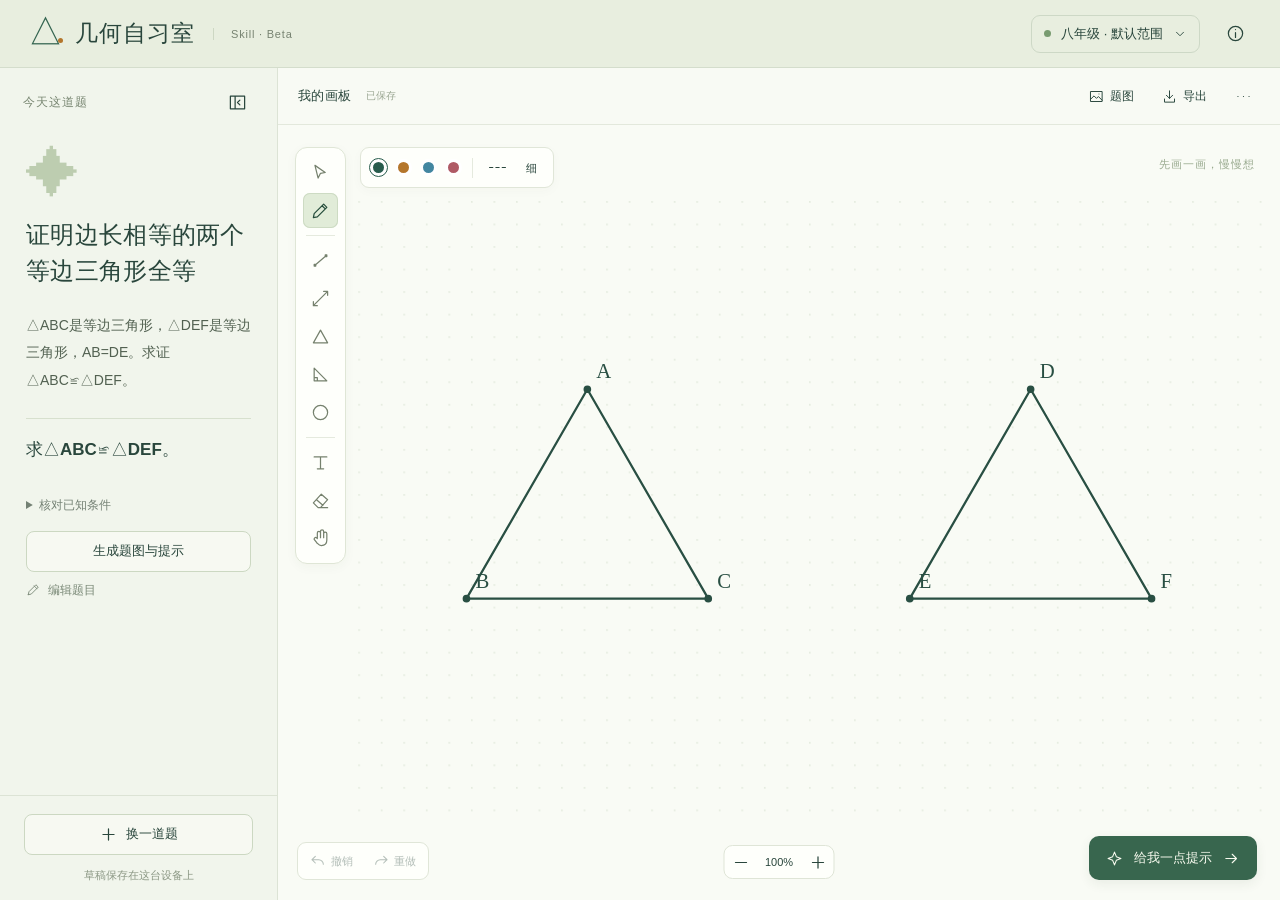
<file: examples/verified/equilateralSSS/learning.html>
<!doctype html>
<html lang="zh-CN">
<head>
  <meta charset="utf-8">
  <meta name="viewport" content="width=device-width, initial-scale=1">
  <meta name="color-scheme" content="light">
  <title>证明边长相等的两个等边三角形全等 · 几何自习室</title>
  <style>
:root{--ink:#29463c;--muted:#748174;--green:#32634f;--deep:#254d3b;--soft:#e7eddf;--line:#dce3d5;--paper:#f9fbf5;--warm:#b4762c;--panel:#f1f5ec;--radius:12px;font-family:"PingFang SC","Microsoft YaHei",sans-serif;color:var(--ink);background:var(--soft);font-synthesis:none}
*{box-sizing:border-box}body{margin:0;overflow:hidden}button,input,textarea,select{font:inherit}button,a,input,textarea,select{-webkit-tap-highlight-color:transparent}button{cursor:pointer;color:inherit;border:0;background:none}button:disabled{cursor:default;opacity:.35}button:not(:disabled):hover{filter:brightness(.96)}button:focus-visible,a:focus-visible,select:focus-visible,input:focus-visible,textarea:focus-visible{outline:3px solid #90af89;outline-offset:3px}button svg,.icon{width:19px;height:19px;display:block;flex:none}button{display:inline-flex;align-items:center;justify-content:center;gap:8px}h1,h2,p{margin:0}a{color:inherit;text-decoration:none}[hidden]{display:none!important}select{cursor:pointer}select,input,textarea{color:var(--ink)}
.app-header{height:68px;display:flex;align-items:center;padding:0 28px;gap:18px;border-bottom:1px solid #d4ddcc;background:#e8eedf}.brand{display:flex;align-items:center;gap:11px;font-family:"Songti SC","STSong",serif;font-weight:700;font-size:23px;letter-spacing:1px}.brand-mark{font-family:Georgia,serif;position:relative;font-size:35px;line-height:1;color:var(--green);font-weight:400;transform:translateY(-2px)}.brand-mark i{position:absolute;width:5px;height:5px;border-radius:50%;background:var(--warm);right:1px;bottom:6px}.prototype-label{font-size:11px;color:#778371;letter-spacing:.8px;border-left:1px solid #cdd7c3;padding-left:17px}.header-spacer{flex:1}.settings-button{font-size:13px;gap:10px;padding:9px 12px;border:1px solid #cdd8c6;border-radius:9px}.settings-button svg{width:14px;height:14px}.profile-dot{width:7px;height:7px;border-radius:50%;background:#789b70}.icon-button{width:34px;height:34px;border-radius:7px;flex:none;padding:7px}.icon-button:not(:disabled):hover{background:#e2e9da}
.workspace{height:calc(100dvh - 68px);display:grid;grid-template-columns:278px minmax(0,1fr);overflow:hidden}.workspace.has-hints{grid-template-columns:278px minmax(0,1fr) 312px}.workspace.question-collapsed{grid-template-columns:minmax(0,1fr)}.workspace.question-collapsed.has-hints{grid-template-columns:minmax(0,1fr) 312px}.question-panel{background:#f1f5ec;border-right:1px solid var(--line);display:flex;flex-direction:column;min-height:0}.panel-top{height:68px;display:flex;align-items:center;justify-content:space-between;padding:0 23px;flex:none}.eyebrow{font-size:12px;color:#778570;letter-spacing:1px}.question-content{padding:12px 26px 24px;overflow:auto;flex:1}.lesson-number{font-family:Georgia,serif;font-size:54px;color:#bdcdb0;font-weight:400;margin-bottom:15px;line-height:1}.question-content h1{font-family:"Songti SC","STSong",serif;font-size:24px;line-height:1.5;font-weight:600;letter-spacing:.3px;margin-bottom:23px}.question-text{font-size:14px;line-height:1.95;color:#526151;text-wrap:pretty}.question-text p{margin-bottom:15px}.question-text strong,.question-text b{font-weight:600;color:#324b3e}.question-goal{margin-top:24px;padding:17px 0;border-top:1px solid #d7e0ce;font-size:17px;font-weight:600;line-height:1.6}.quiet-button{padding:10px 0;color:#7a8977;font-size:12px}.quiet-button svg{width:14px;height:14px}.question-bottom{padding:18px 24px 17px;border-top:1px solid var(--line)}.local-note{margin-top:13px;font-size:11px;color:#8b9784;text-align:center}.outline-button,.primary-button{min-height:41px;padding:10px 15px;font-size:13px;border-radius:8px;line-height:1.4}.outline-button{border:1px solid #ccd8c2;background:#f7f9f2}.primary-button{background:var(--green);color:white}.primary-button svg{width:16px;height:16px}.full-width{width:100%}
.board-panel{display:flex;min-width:0;min-height:0;flex-direction:column;position:relative}.board-header{height:57px;background:#f8faf4;display:flex;align-items:center;gap:10px;padding:0 20px;border-bottom:1px solid #e3e8dc;flex:none;position:relative;z-index:4}.board-header h2{font-size:13px;font-weight:500;letter-spacing:.4px}.save-status{font-size:10px;color:#9ba793;margin-left:4px}.compact-button{font-size:12px;padding:7px 9px;gap:6px;border-radius:6px}.compact-button svg{width:15px;height:15px}.board-surface{position:relative;flex:1;min-height:0;background:var(--paper);overflow:hidden;isolation:isolate}.board-surface>svg{width:100%;height:100%;display:block;touch-action:none;user-select:none;-webkit-user-select:none}.board-surface #lessonLayer{pointer-events:none}.drawing-toolbar{position:absolute;left:17px;top:22px;display:flex;flex-direction:column;gap:3px;padding:7px;background:#fefffb;border:1px solid #dfe6d6;border-radius:12px;box-shadow:0 3px 12px #3a51240a}.drawing-toolbar button{width:35px;height:35px;border-radius:7px;color:#75816d;position:relative}.drawing-toolbar button[aria-pressed=true]{color:var(--deep);background:#e1ecd8;box-shadow:inset 0 0 0 1px #cddbc3}.drawing-toolbar button:not([aria-pressed=true]):hover{background:#f0f4e9}.tool-divider{height:1px;background:#e5eade;margin:4px 3px;display:block}.pen-options{position:absolute;top:22px;left:82px;display:flex;align-items:center;padding:7px 9px;gap:8px;background:#fefffb;border:1px solid #e0e6d8;border-radius:9px;box-shadow:0 3px 12px #3a512407}.pen-options .tool-divider{height:20px;width:1px;margin:0 2px}.color-button{width:17px;height:17px;border-radius:50%;background:var(--swatch);padding:0;border:3px solid #fff}.color-button.selected{outline:1.5px solid var(--swatch)}.pen-options .icon-button{height:25px;width:28px;padding:4px}.pen-options .icon-button[aria-pressed=true]{background:#e1ecd8}.pen-options select{appearance:none;border:0;background:transparent;width:25px;font-size:11px;text-align:center;padding:2px}.history-controls{position:absolute;bottom:20px;left:19px;display:flex;gap:2px;background:#fefffb;border:1px solid #e0e6d8;border-radius:9px;padding:3px}.history-controls .icon-button{width:30px;height:30px}.zoom-controls{position:absolute;bottom:21px;left:50%;transform:translateX(-50%);display:flex;align-items:center;border:1px solid #dfe5d7;border-radius:9px;background:#fefffb;padding:2px}.zoom-controls .icon-button{width:28px;height:28px}.zoom-controls button:nth-child(2){min-width:49px;font-size:11px;font-variant-numeric:tabular-nums}.hint-launch{position:absolute;right:23px;bottom:20px;color:#f8fbef;background:#38664e;border-radius:10px;padding:13px 17px;font-size:13px;gap:11px;box-shadow:0 4px 12px #27452a13}.hint-launch svg{width:17px;height:17px}.board-mode{position:absolute;right:25px;top:32px;font-size:11px;letter-spacing:1px;color:#9aab90;pointer-events:none}.workspace.has-hints .board-mode{display:none}.workspace.has-hints .hint-launch{display:none}.popover-menu{position:absolute;z-index:30;right:15px;top:49px;background:#fffef8;box-shadow:0 8px 28px #20331e1a;border:1px solid #d8e1cd;border-radius:9px;padding:5px;width:155px}.popover-menu button{padding:11px;font-size:12px;justify-content:flex-start;width:100%;border-radius:5px}.popover-menu button:hover{background:#eef3e6}
.hint-panel{background:#f3f6ed;border-left:1px solid var(--line);display:flex;flex-direction:column;min-height:0}.hint-panel .panel-top{border-bottom:1px solid #e2e7d9;height:57px;padding:0 20px}.hint-scroll{padding:23px 24px;overflow:auto;flex:1}.method-row select{width:100%;border:1px solid #d3ddc9;border-radius:7px;background:#fafcf6;font-size:13px;padding:10px 30px 10px 12px}.knowledge-note{font-size:10px;color:#89927e;line-height:1.7;margin:10px 0 27px}.step-progress{display:flex;gap:5px;margin-bottom:24px}.step-progress span{height:3px;flex:1;border-radius:5px;background:#dce5d2}.step-progress span.done{background:#94ae82}.step-progress span.current{background:#52784e}.step-count{font-size:11px;letter-spacing:1.2px;color:#8b9c7e;margin-bottom:12px}.hint-scroll h2{font-family:"Songti SC","STSong",serif;font-size:23px;line-height:1.5;margin-bottom:19px}.step-prompt{font-size:15px;line-height:1.9;color:#465c49;text-wrap:pretty}.small-hint{margin-top:20px;padding:14px 0 0;border-top:1px solid #dce4d2;font-size:13px;line-height:1.9;color:#788767}.explanation{margin-top:18px;font-size:13px;line-height:1.9;color:#42533d;background:#e7eedc;padding:16px;border-radius:8px}.explanation p{margin-bottom:10px}.explanation p:last-child{margin:0}.explanation strong{color:#294c33}.explanation .formula{display:block;margin:8px 0;font-family:Georgia,"Songti SC",serif;font-size:17px}.hint-scroll>#revealStep{margin-top:24px}.hint-bottom{border-top:1px solid #dce4d2;padding:17px 22px;display:flex;gap:12px}.hint-bottom>.primary-button{flex:1;justify-content:space-between}.hint-bottom .icon-button{height:41px;width:41px;border:1px solid #d1ddc5}.hint-empty{font-size:14px;line-height:1.9;margin-top:20px}.hint-empty button{margin-top:15px}.math{font-family:Georgia,"Songti SC",serif}#lessonLayer text{font-family:Georgia,"Songti SC",serif}#lessonLayer [data-aux]{animation:aux-in .38s ease-out both}@keyframes aux-in{from{opacity:0}to{opacity:1}}
.modal{border:1px solid #cbd7bf;background:#f8faf3;color:var(--ink);width:min(520px,calc(100% - 32px));border-radius:17px;padding:28px;box-shadow:0 25px 100px #17351f30;max-height:calc(100dvh - 50px);overflow:auto}.modal::backdrop{background:#263c2c55;backdrop-filter:blur(3px)}.small-modal{width:min(420px,calc(100% - 32px))}.question-modal{width:min(580px,calc(100% - 32px))}.modal-heading{display:flex;align-items:center;justify-content:space-between;margin-bottom:23px;gap:18px}.modal-heading h2{font-family:"Songti SC","STSong",serif;font-weight:600;font-size:24px}.modal-heading .icon-button{margin-right:-7px}.form-row{display:flex;gap:15px}.form-row label{flex:1;font-size:12px}.form-row select{display:block;width:100%;margin-top:8px}.modal select,.modal input:not([type=checkbox]):not([type=range]),.modal textarea{border:1px solid #ccd8c2;border-radius:7px;background:#fefff9;padding:11px 12px;font-size:14px}.field-label{display:block;font-size:12px;margin-top:20px}.field-label input,.field-label textarea{display:block;width:100%;margin-top:8px;line-height:1.7}.modal textarea{resize:vertical;min-height:120px}.modal fieldset{padding:0;border:0;margin:22px 0 0}.modal legend{font-size:12px;margin-bottom:14px}.knowledge-choices{display:grid;grid-template-columns:1fr 1fr;gap:12px}.knowledge-choices label{font-size:13px;display:flex;align-items:center;gap:8px}.knowledge-choices input{accent-color:var(--green);width:16px;height:16px;margin:0}.form-note{font-size:12px;color:#859178;line-height:1.85;margin-top:16px}.modal-actions{margin-top:25px;display:flex;justify-content:flex-end;gap:10px}.example-picker{display:grid;grid-template-columns:1fr 1fr;gap:12px}.example-picker button{text-align:left;justify-content:flex-start;align-items:flex-start;padding:15px;border:1px solid #d5dfcb;border-radius:9px;flex-direction:column;gap:7px}.example-picker button span{font-size:10px;color:#8e9c83}.example-picker button strong{font-size:13px;font-weight:500;line-height:1.6}.example-picker button.active{border-color:#7d9b6c;background:#eaf1e0}.about-text{font-size:15px;line-height:1.9}.photo-move{display:flex;align-items:center;margin-top:15px;gap:6px}.photo-move .quiet-button{margin-left:auto}.toast{position:fixed;left:50%;bottom:28px;transform:translateX(-50%);z-index:90;background:#294b3d;color:#f5f9ed;box-shadow:0 5px 22px #19381d28;border-radius:9px;padding:12px 20px;max-width:90vw;font-size:13px;line-height:1.7;text-align:center;pointer-events:none}
@media(min-width:1650px){.workspace{grid-template-columns:310px minmax(0,1fr)}.workspace.has-hints{grid-template-columns:310px minmax(0,1fr) 340px}.question-content{padding:18px 30px}.question-text{font-size:15px}.hint-scroll{padding:28px}}
@media(max-width:1150px){.workspace{grid-template-columns:240px minmax(0,1fr)}.workspace.has-hints{grid-template-columns:210px minmax(0,1fr) 280px}.question-content{padding:10px 20px}.question-content h1{font-size:21px}.panel-top{padding:0 18px}.hint-scroll{padding:20px}.question-text{font-size:13px}.board-mode{display:none}.workspace.has-hints .pen-options{top:18px;left:74px;gap:4px;padding:6px}.workspace.has-hints .drawing-toolbar{left:12px;top:18px}.workspace.has-hints .hint-launch{right:14px}.board-header{padding:0 12px}.save-status{display:none}}
@media(max-width:850px){.app-header{padding:0 17px;gap:12px;height:60px}.brand{font-size:20px}.prototype-label{display:none}.workspace{height:calc(100dvh - 60px);grid-template-columns:220px minmax(0,1fr)}.workspace.has-hints{grid-template-columns:minmax(0,1fr) 280px}.workspace.has-hints .question-panel{display:none}.workspace.has-hints #expandQuestion{display:inline-flex!important}.workspace.question-collapsed.has-hints{grid-template-columns:minmax(0,1fr) 280px}.pen-options{left:74px;gap:4px}.drawing-toolbar{left:12px}.hint-launch{padding:12px;gap:7px;right:14px}.zoom-controls{left:auto;right:14px;bottom:74px;transform:none}.workspace.has-hints .zoom-controls{bottom:22px}.board-header{gap:3px}.board-header .compact-button{padding:7px}.profile-dot{display:none}}
@media(max-width:600px){body{overflow:auto}.app-header{gap:7px;padding:0 12px}.brand{font-size:18px;letter-spacing:0;gap:7px}.brand-mark{font-size:30px}.settings-button{padding:8px;font-size:11px;gap:6px}.app-header>#aboutButton{width:28px}.workspace{height:calc(100dvh - 60px);min-height:590px;display:flex;flex-direction:column;overflow:auto}.question-panel{max-height:185px;border-right:0;border-bottom:1px solid var(--line);flex:none}.question-panel .panel-top{height:36px;padding:0 16px}.question-content{padding:5px 17px 12px;display:grid;grid-template-columns:1fr auto;gap:7px}.lesson-number{display:none}.question-content h1{font-size:17px;margin:0;grid-column:1/-1}.question-text{grid-column:1/-1;font-size:12px;line-height:1.8}.question-text p{margin:0}.question-goal{font-size:13px;margin:0;padding:0;border:0}.question-content .quiet-button{padding:0}.question-bottom{display:none}.board-panel{min-height:400px;flex:1}.board-header{height:45px}.drawing-toolbar{top:64px;left:8px;padding:4px;gap:0}.drawing-toolbar button{width:29px;height:29px}.drawing-toolbar button svg{width:16px;height:16px}.drawing-toolbar .tool-divider{margin:3px}.pen-options{left:12px;top:12px}.board-mode{display:none}.hint-launch{font-size:12px;bottom:16px;right:12px}.history-controls{left:9px;bottom:16px}.zoom-controls{bottom:67px;right:12px}.workspace.has-hints .question-panel{display:none}.workspace.has-hints .board-panel{min-height:340px;flex:1}.hint-panel{max-height:44dvh;min-height:240px;border-left:0;border-top:1px solid var(--line);flex:none}.hint-panel .panel-top{height:39px}.hint-scroll{padding:12px 19px}.method-row{float:right;max-width:48%;margin-left:10px}.method-row select{padding:7px;font-size:11px}.knowledge-note{margin:0 0 12px;max-width:47%;font-size:9px}.step-progress{clear:both;margin-bottom:9px;max-width:130px}.step-count{font-size:10px;margin-bottom:6px}.hint-scroll h2{font-size:19px;margin-bottom:8px}.step-prompt{font-size:13px;line-height:1.8}.hint-bottom{padding:9px 17px;gap:10px}.hint-bottom .primary-button{min-height:35px}.hint-bottom .icon-button{height:35px}.hint-scroll>#revealStep{margin-top:12px}.explanation,.small-hint{font-size:12px;padding:12px;margin-top:12px}.modal{padding:22px}.example-picker{gap:8px}.example-picker button{padding:10px}.toast{bottom:16px}.workspace.has-hints .zoom-controls{bottom:16px}.workspace.has-hints .pen-options{top:12px;left:12px}.workspace.has-hints .drawing-toolbar{top:57px;left:8px}.workspace.question-collapsed .question-panel{display:none}}
@media(max-width:600px){.drawing-toolbar,.workspace.has-hints .drawing-toolbar{top:12px;left:10px;right:10px;flex-direction:row;gap:1px;overflow-x:auto;padding:4px;border-radius:8px}.pen-options,.workspace.has-hints .pen-options{top:55px;left:12px}.drawing-toolbar button{flex:none;width:28px;height:28px}.drawing-toolbar .tool-divider{height:20px;width:1px;flex:none;margin:4px 3px}.board-surface>svg{min-height:295px}}
@media(prefers-reduced-motion:reduce){*,*::before,*::after{animation:none!important;transition:none!important;scroll-behavior:auto!important}}
.generation-box{margin:16px 0;padding:12px;border:1px solid #d5dfc9;border-radius:8px;background:#eaf0e1;font-size:12px;line-height:1.8;overflow-wrap:anywhere;white-space:pre-line}.generation-box .quiet-button{padding-bottom:0}.history-controls .icon-button{width:auto;min-width:58px;padding:7px 9px;font-size:11px;gap:5px}.history-controls .icon-button svg{width:16px;height:16px}.explanation{white-space:normal}.example-picker:empty{display:none}
@media(max-width:600px){.history-controls .icon-button{min-width:46px;padding:5px;font-size:10px}.history-controls .icon-button svg{width:13px;height:13px}.generation-box{margin:6px 0;grid-column:1/-1}.question-content>#generateCurrent{grid-column:1/-1}}

.parsed-conditions{font-size:12px;line-height:1.9;margin:14px 0;grid-column:1/-1}.parsed-conditions summary{cursor:pointer;color:var(--muted)}.parsed-conditions ul{padding-left:18px}.step-reason{padding-top:10px;border-top:1px solid var(--line);font-size:.92em}

.source-views{display:flex;justify-content:center;gap:4px;padding:6px 12px;border-bottom:1px solid var(--line);background:#f2f6e9;flex:none}.source-views button{font-size:12px;padding:6px 14px;border-radius:6px;color:#607658}.source-views button[aria-pressed=true]{background:#dce8d2;color:#284d3e}.context-explanation{margin-top:12px;padding-top:12px;border-top:1px solid var(--line)}
/* Keep drawing content outside the floating toolbars and bottom actions. */
.board-surface>svg#drawingBoard{position:absolute;left:76px;top:76px;width:calc(100% - 92px);height:calc(100% - 144px);min-height:0}
@media(max-width:600px){.board-surface>svg#drawingBoard{left:8px;top:102px;width:calc(100% - 16px);height:calc(100% - 160px);min-height:0}}

</style>
</head>
<body>

<header class="app-header">
  <a class="brand" href="#" aria-label="几何自习室首页"><span class="brand-mark" aria-hidden="true">△<i></i></span><span>几何自习室</span></a>
  <span class="prototype-label">Skill · Beta</span>
  <div class="header-spacer"></div>
  <button id="settingsButton" class="settings-button" aria-haspopup="dialog"><span class="profile-dot"></span><span id="profileSummary">设置学习范围</span><span data-icon="chevronDown"></span></button>
  <button id="aboutButton" class="icon-button" aria-label="使用说明" title="使用说明" data-icon="info"></button>
</header>

<main id="workspace" class="workspace">
  <aside class="question-panel" id="questionPanel" aria-label="题目">
    <div class="panel-top"><span class="eyebrow">今天这道题</span><button id="collapseQuestion" class="icon-button" aria-label="收起题目" title="收起题目" data-icon="panelLeft"></button></div>
    <div class="question-content">
      <div class="lesson-number" id="lessonNumber">01</div>
      <h1 id="questionTitle"></h1>
      <div id="questionText" class="question-text"></div>
      <div class="question-goal" id="questionGoal"></div>
      <details id="parsedConditions" class="parsed-conditions" hidden><summary>核对已知条件</summary><ul id="parsedConditionList"></ul></details>
      <div id="generationBox" class="generation-box" hidden><p id="generationStatus" role="status"></p><button id="cancelGeneration" class="quiet-button" hidden>取消生成</button></div>
      <button id="generateCurrent" class="outline-button full-width" hidden>生成题图与提示</button>
      <button id="editQuestion" class="quiet-button"><span data-icon="edit"></span>编辑题目</button>
    </div>
    <div class="question-bottom">
      <button id="newQuestion" class="outline-button full-width"><span data-icon="plus"></span>换一道题</button>
      <p class="local-note">草稿保存在这台设备上</p>
    </div>
  </aside>

  <section class="board-panel" aria-label="几何画板">
    <div class="board-header">
      <button id="expandQuestion" class="icon-button" aria-label="展开题目" title="展开题目" data-icon="panelLeft" hidden></button>
      <h2>我的画板</h2><span id="saveStatus" class="save-status" role="status">已保存</span>
      <div class="header-spacer"></div>
      <button id="photoButton" class="compact-button"><span data-icon="image"></span><span>题图</span></button>
      <button id="exportButton" class="compact-button"><span data-icon="download"></span><span>导出</span></button>
      <button id="moreButton" class="icon-button" aria-label="更多画板操作" title="更多画板操作" aria-expanded="false" data-icon="more"></button>
      <div id="moreMenu" class="popover-menu" hidden>
        <button id="saveSession">保存学习记录</button><button id="loadSession">打开学习记录</button>
        <button id="exportRequest">交给其他 Agent</button><button id="importLesson">导入 Agent 解题</button>
        <button id="clearDrawing">清空我的笔迹</button>
      </div>
    </div>
    <div id="sourceViews" class="source-views" role="group" aria-label="画板视图" hidden><button data-board-view="compare">对照</button><button data-board-view="photo">原题图</button><button data-board-view="redraw">重绘图</button></div>
    <div class="board-surface" id="boardSurface">
      <svg id="drawingBoard" xmlns="http://www.w3.org/2000/svg" viewBox="0 0 1000 700" role="img" aria-label="几何题图与自由绘画区">
        <defs><clipPath id="boardViewClip" clipPathUnits="userSpaceOnUse"><rect data-view-clip x="0" y="0" width="1000" height="700"/></clipPath><pattern id="dotGrid" width="25" height="25" patternUnits="userSpaceOnUse"><circle cx="1" cy="1" r="0.7" fill="#c7d4c0"/></pattern></defs>
        <rect id="boardBackground" x="-10000" y="-10000" width="20000" height="20000" fill="#f9fbf5"/>
        <rect x="-10000" y="-10000" width="20000" height="20000" fill="url(#dotGrid)"/>
        <g clip-path="url(#boardViewClip)"><g id="photoLayer"></g><g id="contextLayer"></g><g id="lessonLayer"></g><g id="userLayer"></g></g>
      </svg>
      <div class="drawing-toolbar" role="toolbar" aria-label="绘图工具">
        <button data-tool="select" data-icon="cursor" aria-label="选择与移动" title="选择与移动 (V)"></button>
        <button data-tool="pen" data-icon="pen" aria-label="自由书写" title="自由书写 (P)"></button>
        <span class="tool-divider"></span>
        <button data-tool="line" data-icon="line" aria-label="线段" title="线段 (L)"></button>
        <button data-tool="straight" data-icon="straight" aria-label="直线" title="直线"></button>
        <button data-tool="triangle" data-icon="triangle" aria-label="三角形" title="三角形"></button>
        <button data-tool="rightTriangle" data-icon="rightTriangle" aria-label="直角三角形" title="直角三角形"></button>
        <button data-tool="circle" data-icon="circle" aria-label="圆" title="圆 (C)"></button>
        <span class="tool-divider"></span>
        <button data-tool="text" data-icon="text" aria-label="文字标注" title="文字标注 (T)"></button>
        <button data-tool="eraser" data-icon="eraser" aria-label="橡皮擦" title="橡皮擦 (E)"></button>
        <button data-tool="pan" data-icon="hand" aria-label="平移画板" title="平移画板 (H)"></button>
      </div>
      <div class="pen-options" role="group" aria-label="画笔样式">
        <button class="color-button selected" data-color="#285c4d" style="--swatch:#285c4d" aria-label="墨绿色" title="墨绿色"></button>
        <button class="color-button" data-color="#b4762c" style="--swatch:#b4762c" aria-label="橙棕色" title="橙棕色"></button>
        <button class="color-button" data-color="#4286a0" style="--swatch:#4286a0" aria-label="蓝色" title="蓝色"></button>
        <button class="color-button" data-color="#af5a65" style="--swatch:#af5a65" aria-label="暗红色" title="暗红色"></button>
        <span class="tool-divider"></span><button id="dashedButton" class="icon-button" aria-label="虚线" aria-pressed="false" title="虚线" data-icon="dashed"></button>
        <select id="strokeWidth" aria-label="线条粗细"><option value="2.5">细</option><option value="4">中</option><option value="7">粗</option></select>
      </div>
      <div class="history-controls"><button id="undoButton" class="icon-button" aria-label="撤销" title="撤销 (⌘/Ctrl Z)" disabled><span data-icon="undo"></span><span>撤销</span></button><button id="redoButton" class="icon-button" aria-label="重做" title="重做 (⌘/Ctrl Shift Z)" disabled><span data-icon="redo"></span><span>重做</span></button></div>
      <div class="zoom-controls"><button id="zoomOut" class="icon-button" aria-label="缩小画板" data-icon="minus"></button><button id="zoomReset" title="适应画面" aria-label="适应画面">100%</button><button id="zoomIn" class="icon-button" aria-label="放大画板" data-icon="plus"></button></div>
      <button id="openHints" class="hint-launch"><span data-icon="spark"></span>给我一点提示<span data-icon="arrowRight"></span></button>
      <span id="boardMode" class="board-mode">先画一画，慢慢想</span>
    </div>
  </section>

  <aside id="hintPanel" class="hint-panel" aria-label="逐步提示" hidden>
    <div class="panel-top"><span class="eyebrow">一起想一想</span><button id="closeHints" class="icon-button" aria-label="回到自主思考" title="回到自主思考" data-icon="close"></button></div>
    <div class="hint-scroll">
      <div class="method-row"><select id="methodSelect" aria-label="选择解题方法"></select></div>
      <div id="knowledgeNote" class="knowledge-note"></div>
      <div id="hintProgress" class="step-progress" aria-label="提示进度"></div>
      <div id="stepCount" class="step-count"></div>
      <h2 id="stepTitle"></h2>
      <p id="stepPrompt" class="step-prompt"></p>
      <div id="smallHint" class="small-hint" hidden></div>
      <div id="explanation" class="explanation" hidden></div>
      <button id="revealStep" class="outline-button full-width">再给一点提示</button>
      <div id="hintEmpty" class="hint-empty" hidden></div>
    </div>
    <div class="hint-bottom"><button id="previousStep" class="icon-button" aria-label="上一步" title="上一步" data-icon="arrowLeft"></button><button id="nextStep" class="primary-button">下一步<span data-icon="arrowRight"></span></button></div>
  </aside>
</main>

<dialog id="settingsDialog" class="modal">
  <form id="settingsForm">
    <div class="modal-heading"><h2>我的学习范围</h2><button type="button" data-close="settingsDialog" class="icon-button" aria-label="关闭学习设置" data-icon="close"></button></div>
    <div class="form-row"><label>年级<select id="grade"><option value="7">七年级</option><option value="8">八年级</option><option value="9">九年级</option></select></label><label>教材版本<select id="edition"><option value="unknown">不确定 / 其他</option><option value="pep">人教版</option><option value="bnu">北师大版</option><option value="su">苏科版</option></select></label></div>
    <p class="form-note">自动采用所选年级的整学年常用知识范围。</p>
    <details class="grade-scope"><summary>查看默认知识范围</summary><p id="gradeScopeSummary" class="form-note"></p></details>
    <div class="modal-actions"><button type="submit" class="primary-button">保存学习范围</button></div>
  </form>
</dialog>

<dialog id="questionDialog" class="modal question-modal">
  <div class="modal-heading"><h2>换一道题</h2><button data-close="questionDialog" class="icon-button" aria-label="关闭题目输入" data-icon="close"></button></div>
  <div class="example-picker" id="examplePicker"></div>
  <label class="field-label">题目<textarea id="questionInput" rows="5" placeholder="输入一道几何题……" maxlength="6000"></textarea></label>
  <p class="form-note"><span id="connectionNote">新题可以交给当前 Agent 生成题图与分步提示。</span></p>
  <div class="modal-actions"><button id="uploadFromQuestion" class="outline-button"><span data-icon="image"></span>上传题图</button><button id="applyQuestion" class="primary-button">生成题图与提示<span data-icon="arrowRight"></span></button></div>
</dialog>

<dialog id="textDialog" class="modal small-modal"><form id="textForm"><div class="modal-heading"><h2>写一条标注</h2><button type="button" data-close="textDialog" class="icon-button" aria-label="关闭文字标注" data-icon="close"></button></div><label class="field-label">文字<input id="annotationInput" maxlength="120" autocomplete="off" required></label><div class="modal-actions"><button type="submit" class="primary-button">放到这里</button></div></form></dialog>

<dialog id="photoDialog" class="modal small-modal"><div class="modal-heading"><h2>题图</h2><button data-close="photoDialog" class="icon-button" aria-label="关闭题图设置" data-icon="close"></button></div><button id="uploadPhoto" class="outline-button full-width"><span data-icon="image"></span>选择照片</button><p class="form-note">支持 PNG、JPEG、WebP。照片放在画板上；自动通道目前只读取题目文字。导出题目时会包含照片。</p><div id="photoControls" hidden><label class="field-label">图片大小<input id="photoScale" type="range" min="30" max="150" value="100"></label><div class="photo-move" role="group" aria-label="移动题图"><button data-move="left" class="icon-button" aria-label="题图向左" data-icon="arrowLeft"></button><button data-move="up" class="icon-button" aria-label="题图向上" data-icon="arrowUp"></button><button data-move="down" class="icon-button" aria-label="题图向下" data-icon="arrowDown"></button><button data-move="right" class="icon-button" aria-label="题图向右" data-icon="arrowRight"></button><button id="removePhoto" class="quiet-button">移除题图</button></div></div></dialog>

<dialog id="confirmDialog" class="modal small-modal"><div class="modal-heading"><h2 id="confirmTitle">清空笔迹？</h2></div><p id="confirmMessage" class="form-note"></p><div class="modal-actions"><button data-close="confirmDialog" class="outline-button">取消</button><button id="confirmAction" class="primary-button">确定</button></div></dialog>

<dialog id="aboutDialog" class="modal small-modal"><div class="modal-heading"><h2>几何自习室</h2><button data-close="aboutDialog" class="icon-button" aria-label="关闭使用说明" data-icon="close"></button></div><p class="about-text">先选择年级，再输入完整题目。提示默认收起，需要时逐步展开。</p><p class="form-note">通过本地服务可调用已配置的 Agent CLI。离线页面可导出题目、导入 Agent 解题。方法按年级默认知识约束；生成内容仍需核对。</p><p class="form-note">快捷键：P 画笔 · L 线段 · C 圆 · E 橡皮 · V 选择 · H 平移。选中笔迹后按 Delete 删除。</p></dialog>
<input id="photoInput" type="file" accept="image/png,image/jpeg,image/webp" hidden>
<input id="lessonInput" type="file" accept="application/json,.json" hidden>
<input id="sessionInput" type="file" accept="application/json,.json" hidden>
<div id="toast" class="toast" role="status" hidden></div>
<script>window.GEOMETRY_BOOTSTRAP={"lesson": {"schema": "geometry-lesson/1", "request_id": "fc48af72-1fe4-47c6-b1ea-01df92e8a89f", "id": "equilateral_congruence", "title": "证明边长相等的两个等边三角形全等", "statement": "△ABC是等边三角形，△DEF是等边三角形，AB=DE。求证△ABC≌△DEF。", "givens": ["△ABC 是等边三角形", "△DEF 是等边三角形", "AB = DE"], "goal": "求△ABC≌△DEF。", "status": "ready", "message": "", "questions": [], "profile": {"grade": "8", "edition": "pep", "chapter": "等腰三角形与全等三角形", "knowledge": ["angle", "isosceles", "congruence"], "confirmed": true}, "scene": {"points": {"A": [254.11764706, 208.85071055], "B": [120.0, 441.14928945], "C": [388.23529412, 441.14928945], "D": [745.88235294, 208.85071055], "E": [611.76470588, 441.14928945], "F": [880.0, 441.14928945]}, "base": [{"id": "shape1", "kind": "point", "point": "A", "label": "A"}, {"id": "shape2", "kind": "point", "point": "B", "label": "B"}, {"id": "shape3", "kind": "point", "point": "C", "label": "C"}, {"id": "shape4", "kind": "point", "point": "D", "label": "D"}, {"id": "shape5", "kind": "point", "point": "E", "label": "E"}, {"id": "shape6", "kind": "point", "point": "F", "label": "F"}, {"id": "shape7", "kind": "line", "a": "A", "b": "B", "color": "ink", "dashed": false}, {"id": "shape8", "kind": "line", "a": "B", "b": "C", "color": "ink", "dashed": false}, {"id": "shape9", "kind": "line", "a": "A", "b": "C", "color": "ink", "dashed": false}, {"id": "shape10", "kind": "line", "a": "D", "b": "E", "color": "ink", "dashed": false}, {"id": "shape11", "kind": "line", "a": "E", "b": "F", "color": "ink", "dashed": false}, {"id": "shape12", "kind": "line", "a": "D", "b": "F", "color": "ink", "dashed": false}], "constraints": []}, "methods": [{"id": "m1", "title": "利用等边三角形的边相等与SSS证明全等", "requires": ["congruence", "isosceles"], "steps": [{"title": "等边三角形的定义", "prompt": "这里有哪些边的长度可以确定相等？", "hint": "等边三角形的三条边有什么关系？", "explanation": "已知或前面已经得到：△ABC 是等边三角形。\n因此，AB = BC；BC = AC。", "uses": ["isosceles"], "reason": "等边三角形的定义", "observe": [{"id": "shape13", "kind": "line", "a": "A", "b": "B", "color": "blue", "width": 4}, {"id": "shape14", "kind": "line", "a": "B", "b": "C", "color": "amber", "width": 4}], "reveal": []}, {"title": "等边三角形的定义", "prompt": "这里有哪些边的长度可以确定相等？", "hint": "等边三角形的三条边有什么关系？", "explanation": "已知或前面已经得到：△DEF 是等边三角形。\n因此，DE = EF；EF = DF。", "uses": ["isosceles"], "reason": "等边三角形的定义", "observe": [{"id": "shape15", "kind": "line", "a": "D", "b": "E", "color": "blue", "width": 4}, {"id": "shape16", "kind": "line", "a": "E", "b": "F", "color": "amber", "width": 4}], "reveal": []}, {"title": "SSS", "prompt": "这两个三角形有哪些已经能确认的边长关系？", "hint": "按顶点顺序，逐一找齐三组相等的边。公共边也能算一组。", "explanation": "已知或前面已经得到：AB = BC；BC = AC；DE = EF；EF = DF；AB = DE。\n按顶点顺序比较 △ABC 和 △DEF：AB = DE；BC = EF；AC = DF。三组对应边都相等。因此，△ABC ≌ △DEF。", "uses": ["congruence"], "reason": "SSS：三组对应边分别相等", "observe": [{"id": "shape17", "kind": "line", "a": "A", "b": "B", "color": "amber", "width": 4}, {"id": "shape18", "kind": "line", "a": "A", "b": "C", "color": "amber", "width": 4}, {"id": "shape19", "kind": "line", "a": "B", "b": "C", "color": "amber", "width": 4}, {"id": "shape20", "kind": "line", "a": "D", "b": "E", "color": "amber", "width": 4}, {"id": "shape21", "kind": "line", "a": "D", "b": "F", "color": "amber", "width": 4}, {"id": "shape22", "kind": "line", "a": "E", "b": "F", "color": "amber", "width": 4}], "reveal": [{"id": "shape23", "kind": "polygon", "points": ["A", "B", "C"], "fill": true, "opacity": 1, "color": "blue"}, {"id": "shape24", "kind": "polygon", "points": ["D", "E", "F"], "fill": true, "opacity": 1, "color": "amber"}]}]}], "audit": {"summary": "本地构图与已知条件一致；每种解法的定理前提和目标已通过有限规则校验。", "checks": ["条件原文绑定", "逐步前提校验", "全部目标到达", "学习范围检查", "图形数值检查"], "uncertainties": ["请核对题面与提取的已知条件；这里只支持已收录的构造和定理。"]}}, "profile": {"grade": "8", "edition": "pep", "chapter": "等腰三角形与全等三角形", "knowledge": ["angle", "isosceles", "congruence"], "confirmed": true}, "gradeDefaults": {"version": "2026-10-24", "default_grade": "8", "basis": "按整学年常用知识设置的辅导默认范围；不是逐教材、逐学期的进度表。允许的知识范围不代表本地证明器已实现全部题型。", "sources": ["https://www.pep.com.cn/products/jc/czjks/201510/t20151026_1250721.shtml", "https://www.pep.com.cn/products/jc/jks/201602/t20160219_1258155.shtml", "https://www.pep.com.cn/xw/zt/xkzt/csazy/csax8s/"], "grades": {"7": ["angle", "parallel", "coordinate"], "8": ["angle", "parallel", "coordinate", "area", "isosceles", "congruence", "pythagoras", "factorization", "quadrilateral"], "9": ["angle", "parallel", "coordinate", "area", "isosceles", "congruence", "pythagoras", "factorization", "quadrilateral", "similarity", "circle"]}}, "photo": null, "presentation": null};window.GEOMETRY_BRIDGE=null;</script>
<script>
(function () {
  'use strict';

  const ink = '#285c4d';
  const amber = '#b4762c';
  const blue = '#4286a0';
  const escape = value => String(value).replace(/[&<>"']/g, character => ({ '&': '&amp;', '<': '&lt;', '>': '&gt;', '"': '&quot;', "'": '&#39;' }[character]));
  const points = list => list.map(point => point.join(',')).join(' ');
  const line = (a, b, color = ink, extra = '') => `<line x1="${a[0]}" y1="${a[1]}" x2="${b[0]}" y2="${b[1]}" stroke="${color}" ${extra.includes('stroke-width=') ? '' : 'stroke-width="2.8"'} stroke-linecap="round" ${extra}/>`;
  const label = (x, y, text, color = ink, extra = '') => `<text x="${x}" y="${y}" fill="${color}" ${extra.includes('font-size=') ? '' : 'font-size="20"'} font-family="system-ui, sans-serif" ${extra}>${escape(text)}</text>`;
  const point = (p, name, dx = 10, dy = -12, color = ink) => `<circle cx="${p[0]}" cy="${p[1]}" r="3.5" fill="${color}"/>${label(p[0] + dx, p[1] + dy, name, color)}`;
  const fill = (list, color) => `<polygon points="${points(list)}" fill="${color}" fill-opacity="0.12" stroke="none"/>`;
  const aux = (name, markup) => `<g data-aux="${name}">${markup}</g>`;
  const dash = 'stroke-dasharray="8 7"';
  const right = (vertex, first, second, color = ink, size = 13) => {
    const unit = target => {
      const dx = target[0] - vertex[0], dy = target[1] - vertex[1];
      const length = Math.hypot(dx, dy);
      return [dx / length * size, dy / length * size];
    };
    const a = unit(first), b = unit(second);
    return `<polyline points="${points([[vertex[0] + a[0], vertex[1] + a[1]], [vertex[0] + a[0] + b[0], vertex[1] + a[1] + b[1]], [vertex[0] + b[0], vertex[1] + b[1]]])}" fill="none" stroke="${color}" stroke-width="1.8"/>`;
  };
  const tick = (a, b, count = 1, color = ink) => {
    const dx = b[0] - a[0], dy = b[1] - a[1], length = Math.hypot(dx, dy);
    const u = [dx / length, dy / length], normal = [-u[1], u[0]];
    let markup = '';
    for (let index = 0; index < count; index++) {
      const offset = (index - (count - 1) / 2) * 7;
      const middle = [(a[0] + b[0]) / 2 + u[0] * offset, (a[1] + b[1]) / 2 + u[1] * offset];
      markup += line([middle[0] - normal[0] * 6, middle[1] - normal[1] * 6], [middle[0] + normal[0] * 6, middle[1] + normal[1] * 6], color);
    }
    return markup;
  };

  // Exact Euclidean coordinates, transformed only by a uniform scale and translation.
  // Diagram coordinates are presentation data, never evidence for a proof.
  const geometry = {
    C: [260, 400], A: [428, 400], B: [260, 232], M: [512, 400],
    P: [680, 148], N: [260, 568], Q: [708, 120], E: [512, 316], D: [680, 400]
  };

  function baseAreaDiagram() {
    const { A, B, C, M, P, N, Q } = geometry;
    return [
      line(C, M), line(B, N), line(A, B), line(B, M), line(M, P), line(N, Q),
      right(C, A, B), right(A, B, P), right(M, B, P),
      point(A, 'A', -12, 28), point(B, 'B', -26, -12), point(C, 'C', -28, 5),
      point(M, 'M', -6, 28), point(P, 'P', 12, 2), point(N, 'N', -8, 30), point(Q, 'Q', 10, -8),
      label(335, 426, '6'), label(230, 323, '6')
    ].join('');
  }

  function renderArea(methodId, stepIndex, revealed) {
    const { A, B, C, M, P, N, E, D } = geometry;
    const done = index => stepIndex > index || (stepIndex === index && revealed === true);
    let behind = '', above = '';
    if (stepIndex >= 0) {
      if (stepIndex === 0) behind += fill([A, C, N], blue);
      if (done(0)) above += aux('cn-length', line(C, N, blue) + label(158, 495, 'CN = 6', blue));
    }
    if (methodId === 'pythagoras') {
      if (stepIndex === 1) behind += fill([A, M, P], amber) + fill([A, M, N], blue);
      if (done(1)) {
        above += aux('PD', line(M, D, amber, dash) + line(P, D, blue, dash) + right(D, A, P, blue) + point(D, 'D', 10, 28, blue));
        above += aux('height-values', label(702, 278, 'PD = 9', blue) + label(542, 454, 'AD = 9', amber));
      }
      if (stepIndex === 2) behind += fill([B, C, M], amber) + (done(1) ? fill([P, D, M], blue) : '');
      if (done(2)) above += aux('unknown-length', label(460, 374, 'x', amber) + label(320, 454, 'CM = x + 6', amber));
      if (stepIndex === 3) behind += fill([A, B, P], blue);
      if (done(3)) above += aux('BP', line(B, P, blue, dash));
      if (stepIndex === 4) behind += fill([B, M, P], amber);
      if (stepIndex === 5) behind += fill([A, M, P], amber) + fill([A, M, N], blue);
      if (done(5)) above += '<g data-answer="CM">' + label(370, 630, 'CM = 9', ink, 'font-size="26" font-weight="700"') + '</g>';
    } else {
      if (stepIndex === 1) above += line(A, M, amber) + line(A, P, amber);
      if (done(1)) {
        above += aux('ME', line(M, E, amber, dash) + right(M, A, E, amber) + point(E, 'E', -27, -10, amber));
        above += aux('equal-AM-ME', tick(A, M, 1, amber) + tick(M, E, 1, amber));
      }
      if (stepIndex === 2 || stepIndex === 3) behind += fill([A, M, B], blue) + fill([E, M, P], amber);
      if (done(2)) above += aux('equal-135', label(385, 365, '135°', blue) + label(533, 338, '135°', amber));
      if (stepIndex === 4) behind += fill([A, M, B], blue) + fill([A, M, N], amber);
      if (stepIndex === 5) behind += fill([A, M, E], blue) + fill([E, M, P], amber);
      if (stepIndex === 6) behind += fill([A, M, E], amber) + fill([A, M, N], blue);
      if (done(5)) above += aux('area-relation', label(310, 630, 'S△AME = ½ S△AMN', blue));
      if (done(6)) {
        above += aux('ME-value', label(534, 374, 'ME = 3', amber));
        above += '<g data-answer="CM">' + label(390, 674, 'CM = 9', ink, 'font-size="26" font-weight="700"') + '</g>';
      }
    }
    return `<g>${behind}${baseAreaDiagram()}${above}</g>`;
  }

  const areaLesson = {
    id: 'area-ratio',
    title: '等腰直角三角形中的面积比',
    shortTitle: '面积比与辅助线',
    statementHTML: '<p>在△ABC中，∠ACB = 90°，AC = BC = 6。M在线段CA的延长线上（C、A、M依次排列）。过A作AQ ⟂ AB，过M作BM的垂线，与AQ交于P。PA的延长线与BC的延长线交于N。</p><p>已知 S<sub>△AMP</sub> = 3/2 S<sub>△AMN</sub>。</p>',
    givens: ['∠ACB = 90°，AC = BC = 6', 'C、A、M依次共线', 'AQ ⟂ AB，P在AQ上，MP ⟂ BM', 'P、A、N共线；B、C、N共线', 'S△AMP = 3/2 S△AMN'],
    goalHTML: '求 <strong>CM</strong> 的长。',
    methods: [
      {
        id: 'congruence-area',
        title: '全等与面积：补一条短线',
        requires: ['angle', 'area', 'isosceles', 'congruence'],
        steps: [
          {
            title: '先找到一个能确定的长度',
            prompt: '看△ACN：你能先找到它的两个锐角吗？',
            hint: '先用△ABC的等腰直角条件，再看AB与AN互相垂直。',
            explanation: '<p>△ABC是等腰直角三角形，所以∠CAB = 45°。又因为AN ⟂ AB，∠CAN = 90° − 45° = 45°。</p><p>∠ACN = 90°，所以∠ANC也等于45°。于是△ACN也是等腰直角三角形，<strong>CN = AC = 6</strong>。</p>'
          },
          {
            title: '补一条短线，让小三角形出现',
            prompt: '从M向上作AM的垂线，碰到AP时，会得到什么三角形？',
            hint: '把交点叫E；△AME有一个直角，也有一个45°角。',
            explanation: '<p>过M作 <strong>ME ⟂ AM</strong>，交AP于E。∠MAE = 45°，∠AME = 90°，所以△AME是等腰直角三角形。</p><p>因此 <strong>AM = ME</strong>。先记住这对相等的边，不急着求数值。</p>'
          },
          {
            title: '找两块可以比较的三角形',
            prompt: '比较蓝色△AMB和棕色△EMP：A处、E处的角分别是多少？',
            hint: 'A处的角与45°角组成平角；E处也有同样的关系。',
            explanation: '<p>C、A、M在一条直线上，所以∠MAB = 180° − 45° = 135°。</p><p>A、E、P在一条直线上，且∠AEM = 45°，所以∠MEP = 135°。</p><p>两块三角形已有 <strong>∠MAB = ∠MEP</strong>，以及上一小步找到的 <strong>AM = ME</strong>。</p>'
          },
          {
            title: '再找到一对相等的角',
            prompt: 'M处的两个小角∠AMB、∠EMP，能用同一个角来表示吗？',
            hint: '它们都与∠BME凑成90°：一个来自AM ⟂ ME，一个来自BM ⟂ MP。',
            explanation: '<p>∠AMB + ∠BME = 90°，∠BME + ∠EMP = 90°。减去同一个角，得到 <strong>∠AMB = ∠EMP</strong>。</p><p>两角和它们夹着的边分别相等，由ASA得到 <strong>△AMB ≌ △EMP</strong>。因此它们的面积也相等。</p>'
          },
          {
            title: '把面积换成同一块来比较',
            prompt: '△AMB与△AMN都以AM为底，它们的高有什么关系？',
            hint: '顶点B、N到直线AM的距离，分别就是BC、CN。',
            explanation: '<p>它们的底都是AM，高分别是BC和CN，而 <strong>BC = CN = 6</strong>，所以 S<sub>△AMB</sub> = S<sub>△AMN</sub>。</p><p>结合刚才的全等结论，得到 <strong>S<sub>△EMP</sub> = S<sub>△AMN</sub></strong>。</p>'
          },
          {
            title: '从大三角形里减去一块',
            prompt: '△AMP被ME分成哪两块？减去△EMP后，还剩多少面积？',
            hint: '整块是△AMN面积的3/2；减掉的那块恰好是△AMN面积的1倍。',
            explanation: '<p>△AMP由△AME与△EMP拼成。已知整块的面积是3/2份，△EMP占1份。</p><p>所以剩下 <strong>S<sub>△AME</sub> = (3/2 − 1)S<sub>△AMN</sub> = 1/2 S<sub>△AMN</sub></strong>。</p>'
          },
          {
            title: '用面积比找到长度',
            prompt: '△AME与△AMN有同一条底AM。面积只剩一半，对应的高呢？',
            hint: '两个高是ME与CN。再想想AM与ME是什么关系，以及题目最终求哪一段。',
            explanation: '<p>同底三角形的面积比等于高之比。因此 ME = CN ÷ 2 = 6 ÷ 2 = <strong>3</strong>。</p><p>又因为AM = ME，所以AM = 3。题目求的是CM：</p><p><strong>CM = CA + AM = 6 + 3 = 9。</strong></p>'
          }
        ]
      },
      {
        id: 'pythagoras',
        title: '勾股定理：列式求未知长度',
        requires: ['angle', 'area', 'isosceles', 'pythagoras', 'factorization'],
        steps: [
          {
            title: '先确定共底三角形的一条高',
            prompt: '△ACN为什么也是等腰直角三角形？',
            hint: '先找45°，再用三角形内角和。',
            explanation: '<p>由△ABC等腰且∠ACB = 90°，得到∠CAB = 45°。AN ⟂ AB，所以∠CAN = 45°。</p><p>∠ACN = 90°，于是∠ANC = 45°，得到 <strong>CN = AC = 6</strong>。</p>'
          },
          {
            title: '把面积比变成高的比',
            prompt: '从P向直线AM作垂线PD。PD与CN的比，应该是多少？',
            hint: '△AMP、△AMN共底AM；面积比就是两条高的比。',
            explanation: '<p>作 <strong>PD ⟂ 直线AM</strong>，垂足为D。由共同的底AM，PD / CN = 3/2，所以 <strong>PD = 9</strong>。</p><p>∠PAD = 45°，∠ADP = 90°，故△APD是等腰直角三角形，<strong>AD = PD = 9</strong>。</p>'
          },
          {
            title: '给未知长度起个名字',
            prompt: '设AM = x。用勾股定理，BM²和MP²可以怎样表示？',
            hint: '分别看直角三角形BCM与PDM。CM = x + 6；MD² = (9 − x)²。',
            explanation: '<p>设 <strong>AM = x，且x &gt; 0</strong>。则CM = x + 6。M、D都在A的同侧，所以MD的长度是9与x的差的绝对值，MD² = (9 − x)²。</p><p>由勾股定理：<br><strong>BM² = (x + 6)² + 6²</strong>；<br><strong>MP² = (9 − x)² + 9²</strong>。</p>'
          },
          {
            title: '再算出BP的平方',
            prompt: '连结BP。在直角三角形BAP中，能求出BP²吗？',
            hint: '先在△ABC、△APD里求AB²、AP²，无需求出根号形式的边长。',
            explanation: '<p>连结BP。AB² = 6² + 6² = 72，AP² = 9² + 9² = 162。</p><p>由于AB ⟂ AP，在△BAP中，<strong>BP² = AB² + AP² = 234</strong>。</p>'
          },
          {
            title: '用M处的直角列出等式',
            prompt: 'BM ⟂ MP。在△BMP中，把刚才三个平方放进哪个等式？',
            hint: 'BM² + MP² = BP²；展开后可以提出公因式。',
            explanation: '<p>由勾股定理：<br>(x + 6)² + 36 + (9 − x)² + 81 = 234。</p><p>整理得 <strong>2x² − 6x = 0</strong>，即 <strong>2x(x − 3) = 0</strong>。</p><p>x = 0或x = 3。因为M在CA的延长线上且不同于A，AM = x &gt; 0，故 <strong>x = 3</strong>。</p>'
          },
          {
            title: '回到题目要找的那一段',
            prompt: '刚才求到的是AM，题目要找的是CM。还需要怎样做？',
            hint: '沿着C—A—M，写出线段相加的关系。',
            explanation: '<p>AM = 3，CA = 6，所以 <strong>CM = CA + AM = 9</strong>。</p><p>这条方法使用勾股定理和因式分解；如果这些知识还没学过，就选另一条全等与面积的方法。</p>'
          }
        ]
      }
    ],
    render: renderArea
  };

  const median = { A: [500, 150], B: [300, 500], C: [700, 500], D: [500, 500] };
  function renderMedian(methodId, stepIndex, revealed) {
    const { A, B, C, D } = median;
    const done = index => stepIndex > index || (stepIndex === index && revealed === true);
    let behind = '', above = '';
    if (stepIndex >= 0) behind += fill([A, B, D], blue) + fill([A, C, D], amber);
    if (stepIndex === 0) above += line(A, B, blue) + line(A, C, amber) + line(B, D, blue) + line(D, C, amber);
    if (stepIndex === 1) above += line(A, D, blue, 'stroke-width="4"');
    if (done(2)) above += aux('equal-base-angles', label(412, 470, '∠1', blue) + label(538, 470, '∠2', amber));
    if (done(3)) above += '<g data-answer="perpendicular">' + right(D, A, C, blue, 18) + label(420, 596, 'AD ⟂ BC', ink, 'font-size="26" font-weight="700"') + '</g>';
    return `<g>${behind}${line(A, B)}${line(A, C)}${line(B, C)}${line(A, D)}${tick(A, B)}${tick(A, C)}${tick(B, D, 2)}${tick(D, C, 2)}${point(A, 'A', -8, -20)}${point(B, 'B', -27, 20)}${point(C, 'C', 12, 20)}${point(D, 'D', -7, 30)}${above}</g>`;
  }

  const medianLesson = {
    id: 'isosceles-median',
    title: '等腰三角形的中线为什么垂直于底边',
    shortTitle: '等腰三角形的中线',
    statementHTML: '<p>在△ABC中，AB = AC，D是BC的中点，连结AD。</p>',
    givens: ['AB = AC', 'D是BC的中点，即B、D、C共线且BD = DC'],
    goalHTML: '证明 <strong>AD ⟂ BC</strong>。',
    methods: [
      {
        id: 'sss',
        title: '三边全等，再看平角',
        requires: ['angle', 'congruence'],
        steps: [
          {
            title: '先把题目给的相等关系找齐',
            prompt: '比较△ABD与△ACD，题目已经告诉了你哪两对边相等？',
            hint: '一对来自等腰条件，一对来自“中点”。',
            explanation: '<p>题目直接给出 <strong>AB = AC</strong>。</p><p>D是BC的中点，所以 <strong>BD = DC</strong>。比较的是△ABD与△ACD，它们已经有两对对应边相等。</p>'
          },
          {
            title: '还有一条共同的边',
            prompt: '这两个三角形都用到了哪条边？它能成为第三对相等的边吗？',
            hint: '一条线段和它自己当然相等。',
            explanation: '<p><strong>AD = AD</strong>，因为AD是两个三角形的公共边。</p><p>加上AB = AC、BD = DC，三对对应边都相等，由SSS得到 <strong>△ABD ≌ △ACD</strong>。</p>'
          },
          {
            title: '全等带来了哪一对角相等',
            prompt: '全等三角形中，D处的两个角是什么关系？',
            hint: '注意对应顶点：A对应A，B对应C，D对应D。',
            explanation: '<p>全等三角形的对应角相等，所以 <strong>∠ADB = ∠ADC</strong>。</p><p>图中的∠1、∠2就是这一对角。现在只知道它们相等，还需要说明为什么它们是直角。</p>'
          },
          {
            title: '把一整个平角分成相等两份',
            prompt: 'B、D、C在同一直线上。相等的两个角合起来是180°，每个角是多少？',
            hint: '180°分成相等的两份。',
            explanation: '<p>B、D、C共线，所以∠ADB + ∠ADC = 180°。两角相等，故每个都是 <strong>90°</strong>。</p><p>因此 <strong>AD ⟂ BC</strong>。这份证明只有一条经过展开的解法，不把同一条证明换个说法充当第二种。</p>'
          }
        ]
      }
    ],
    render: renderMedian
  };

  window.GeometryLessons = [areaLesson, medianLesson];
})();

</script><script>
/* Declarative lessons only. Offline imports enforce the same numerical contract. */
(function () {
  'use strict';
  const colors={ink:'#294f43',amber:'#b4762c',blue:'#4286a0',red:'#af5a65'};
  const known=['angle','area','isosceles','congruence','pythagoras','factorization','parallel','similarity','circle','quadrilateral','coordinate'];
  const esc=x=>String(x).replace(/[&<>"']/g,c=>({'&':'&amp;','<':'&lt;','>':'&gt;','"':'&quot;',"'":'&#39;'}[c]));
  const tolerance=1e-3, zeroTolerance=1e-9;
  const markup=/<!--|<!DOCTYPE\b|<\?|<\/?[A-Za-z][A-Za-z0-9:_-]*(?:\s[^<>]*|\/?)>/i;
  const script=/\b(?:javascript|vbscript)\s*:|\b(?:eval|Function)\s*\(|\b(?:document|window|globalThis)\s*[.\[]|=>/i;
  const fail=(path='$',why='格式错误')=>{throw Error(`题目文件未通过校验（${path}：${why}），请让 Agent 重新校验。`);};
  function object(x,required,optional=[],path='$'){
    if(!x||typeof x!=='object'||Array.isArray(x))fail(path,'需要对象');
    const allowed=new Set([...required,...optional]);
    if(required.some(k=>!Object.hasOwn(x,k))||Object.keys(x).some(k=>!allowed.has(k)))fail(path,'缺少必需字段或含协议外字段');
    return x;
  }
  function text(x,max=6000,nonempty=false,path='$'){
    if(typeof x!=='string'||[...x].length>max||(nonempty&&!x.trim()))fail(path,'纯文本为空或过长');
    if(/[\u0000-\u0008\u000b\u000c\u000e-\u001f]/.test(x)||markup.test(x)||script.test(x))fail(path,'不允许HTML、脚本表达式或脚本URL');
    return x;
  }
  function num(x,min=-Infinity,max=Infinity,path='$'){
    if(typeof x!=='number'||!Number.isFinite(x)||x<min||x>max)fail(path,'需要范围内的有限数值');
    return x;
  }
  function array(x,max,min=0,path='$'){
    if(!Array.isArray(x)||x.length>max||x.length<min)fail(path,`数组数量须为${min}–${max}`);
    return x;
  }
  function id(x,path='$'){
    if(typeof x!=='string'||!/^[A-Za-z0-9][A-Za-z0-9_-]{0,79}$/.test(x))fail(path,'标识符格式错误');
    return x;
  }
  function texts(x,path,min=0){array(x,32,min,path).forEach((v,i)=>text(v,6000,true,`${path}[${i}]`));}
  function keys(x,path,min=0){
    array(x,known.length,min,path);
    if(x.some(k=>typeof k!=='string'||!known.includes(k))||new Set(x).size!==x.length)fail(path,'知识键未知或重复');
    return x;
  }
  function profile(p,path='$.profile'){
    object(p,['grade','edition','chapter','knowledge','confirmed'],[],path);
    if(!['7','8','9'].includes(p.grade)||p.confirmed!==true)fail(path,'须确认初中学习范围');
    text(p.edition,80,false,path+'.edition');text(p.chapter,150,false,path+'.chapter');keys(p.knowledge,path+'.knowledge');return p;
  }
  function sameProfile(a,b){return !!a&&!!b&&a.grade===b.grade&&a.edition===b.edition&&a.chapter===b.chapter&&a.confirmed===b.confirmed&&JSON.stringify(a.knowledge)===JSON.stringify(b.knowledge);}
  function coordinate(p,path){array(p,2,2,path);num(p[0],0,1000,path+'[0]');num(p[1],0,700,path+'[1]');}
  function depth(raw){
    const pending=[[raw,0]];
    while(pending.length){const [x,n]=pending.pop();if(n>48)fail('$','嵌套超过48层');if(x&&typeof x==='object')Object.values(x).forEach(v=>pending.push([v,n+1]));}
  }
  const primitiveFields={line:[['a','b'],[]],polygon:[['points'],[]],circle:[['center','radius'],[]],point:[['point'],['label','dx','dy']],label:[['at','text'],[]],rightAngle:[['vertex','a','b'],['size']],angleArc:[['vertex','a','b'],['size']]};
  function check(raw,expected){
    depth(raw);
    object(raw,['schema','request_id','id','title','statement','givens','goal','status','message','questions','profile','scene','methods','audit']);
    if(raw.schema!=='geometry-lesson/1')fail('$.schema','不支持的协议版本');
    id(raw.id,'$.id');id(raw.request_id,'$.request_id');profile(raw.profile);
    if(expected){profile(expected.profile,'$.expected.profile');id(expected.id,'$.expected.id');if(expected.id!==raw.request_id||!sameProfile(raw.profile,expected.profile))throw Error('结果与当前题目或学习范围不一致，请重新生成。');}
    text(raw.title,160,true,'$.title');text(raw.statement,6000,true,'$.statement');text(raw.goal,6000,false,'$.goal');texts(raw.givens,'$.givens');
    if(!['ready','needs_clarification','out_of_scope'].includes(raw.status))fail('$.status','未知状态');
    const ready=raw.status==='ready';
    text(raw.message,2000,!ready,'$.message');texts(raw.questions,'$.questions',raw.status==='needs_clarification'?1:0);
    object(raw.scene,['points','base','constraints'],[],'$.scene');
    if(!raw.scene.points||typeof raw.scene.points!=='object'||Array.isArray(raw.scene.points))fail('$.scene.points','需要点坐标对象');
    const pts=raw.scene.points,names=Object.keys(pts);if(names.length>300)fail('$.scene.points','点数量超过300');
    names.forEach(k=>{if(!/^[A-Za-z][A-Za-z0-9_]{0,31}$/.test(k))fail('$.scene.points','点键格式错误');coordinate(pts[k],'$.scene.points.'+k);});
    const ids=new Set();
    const point=(name,path)=>{if(typeof name!=='string'||!Object.hasOwn(pts,name))fail(path,'点引用不存在');return name;};
    const vector=(a,b,path)=>{const v=[pts[b][0]-pts[a][0],pts[b][1]-pts[a][1]];if(Math.hypot(...v)<=zeroTolerance)fail(path,'不允许零长线段');return v;};
    const perpendicular=(a,b)=>Math.abs(a[0]*b[0]+a[1]*b[1])<=tolerance*Math.hypot(...a)*Math.hypot(...b);
    const parallel=(a,b)=>Math.abs(a[0]*b[1]-a[1]*b[0])<=tolerance*Math.hypot(...a)*Math.hypot(...b);
    const close=(a,b)=>Math.abs(a-b)<=tolerance*Math.max(Math.abs(a),Math.abs(b));
    function primitive(p,path){
      if(!p||typeof p!=='object'||typeof p.kind!=='string'||!Object.hasOwn(primitiveFields,p.kind))fail(path+'.kind','未知图元');
      const [required,optional]=primitiveFields[p.kind];
      object(p,['id','kind',...required],['color','width','dashed','fill','opacity',...optional],path);
      id(p.id,path+'.id');if(ids.has(p.id))fail(path+'.id','图元id须在全课程内唯一');ids.add(p.id);
      if(Object.hasOwn(p,'color')&&!Object.hasOwn(colors,p.color))fail(path+'.color','未知颜色');
      if(Object.hasOwn(p,'width'))num(p.width,1,8,path+'.width');if(Object.hasOwn(p,'opacity'))num(p.opacity,.03,1,path+'.opacity');
      ['fill','dashed'].forEach(k=>{if(Object.hasOwn(p,k)&&typeof p[k]!=='boolean')fail(path+'.'+k,'需要布尔值');});
      let references=[];
      switch(p.kind){
        case 'line':references=[point(p.a,path+'.a'),point(p.b,path+'.b')];vector(p.a,p.b,path);break;
        case 'polygon':{
          array(p.points,300,3,path+'.points');references=p.points.map((name,i)=>point(name,`${path}.points[${i}]`));
          if(new Set(references).size!==references.length)fail(path+'.points','多边形顶点不能重复');
          let twiceArea=0,maxEdgeSquared=0;
          references.forEach((name,i)=>{const next=references[(i+1)%references.length],v=vector(name,next,path),a=pts[name],b=pts[next];maxEdgeSquared=Math.max(maxEdgeSquared,v[0]**2+v[1]**2);twiceArea+=a[0]*b[1]-b[0]*a[1];});
          if(Math.abs(twiceArea)<=zeroTolerance*maxEdgeSquared)fail(path,'不允许退化多边形');break;
        }
        case 'circle':references=[point(p.center,path+'.center')];num(p.radius,0,1000,path+'.radius');if(p.radius<=0)fail(path+'.radius','半径须大于0');break;
        case 'point':references=[point(p.point,path+'.point')];if(Object.hasOwn(p,'label'))text(p.label,160,false,path+'.label');if(Object.hasOwn(p,'dx'))num(p.dx,-1000,1000,path+'.dx');if(Object.hasOwn(p,'dy'))num(p.dy,-700,700,path+'.dy');break;
        case 'label':coordinate(p.at,path+'.at');text(p.text,160,true,path+'.text');break;
        case 'angleArc':
        case 'rightAngle':{
          references=[point(p.vertex,path+'.vertex'),point(p.a,path+'.a'),point(p.b,path+'.b')];
          const first=vector(p.vertex,p.a,path),second=vector(p.vertex,p.b,path);
          if(p.kind==='rightAngle'&&!perpendicular(first,second))fail(path,'直角标记与真实几何不符');
          if(Object.hasOwn(p,'size'))num(p.size,4,80,path+'.size');break;
        }
      }
      return references;
    }
    function shape(p){
      if(p.kind==='line')return JSON.stringify([p.kind,...[p.a,p.b].sort()]);
      if(p.kind==='circle')return JSON.stringify([p.kind,p.center,p.radius]);
      if(p.kind==='rightAngle'||p.kind==='angleArc')return JSON.stringify([p.kind,p.vertex,...[p.a,p.b].sort()]);
      return null;
    }
    function stage(items,path,visible,drawn,observe=false,maximum=100){
      array(items,maximum,0,path);const available=new Set(visible),newShapes=new Set(drawn);
      if(!observe)items.forEach((p,i)=>{if(p?.kind==='point'){const name=point(p.point,`${path}[${i}].point`);if(available.has(name))fail(`${path}[${i}].point`,'辅助点已可见，不能重复声明');available.add(name);}});
      items.forEach((p,i)=>{
        const itemPath=`${path}[${i}]`,references=primitive(p,itemPath);
        if(observe&&['point','label'].includes(p.kind))fail(itemPath+'.kind','observe不允许新点或标签');
        if(references.some(name=>!available.has(name)))fail(itemPath,'引用了尚未显示的点');
        const signature=shape(p);
        if(observe&&signature&&!drawn.has(signature))fail(itemPath,'observe只能高亮此前已经画出的线、圆或直角');
        if(signature)newShapes.add(signature);
      });
      return {visible:available,drawn:newShapes};
    }
    const base=stage(raw.scene.base,'$.scene.base',new Set(),new Set(),false,500);
    array(raw.scene.constraints,200,0,'$.scene.constraints').forEach((constraint,index)=>{
      const path=`$.scene.constraints[${index}]`;object(constraint,['kind','points'],['value'],path);
      const kind=constraint.kind;if(!['perpendicular','parallel','equal_length','collinear','midpoint','ratio'].includes(kind))fail(path+'.kind','未知约束');
      const count=['collinear','midpoint'].includes(kind)?3:4;
      const names=array(constraint.points,count,count,path+'.points');names.forEach((name,i)=>point(name,`${path}.points[${i}]`));
      if(kind!=='ratio'&&Object.hasOwn(constraint,'value'))fail(path+'.value','仅ratio可以指定value');
      let valid=false;
      if(kind==='collinear'){
        const first=vector(names[0],names[1],path),second=vector(names[0],names[2],path);vector(names[1],names[2],path);valid=parallel(first,second);
      }else if(kind==='midpoint'){
        const [a,m,b]=names.map(name=>pts[name]),v=vector(names[0],names[2],path);vector(names[0],names[1],path);vector(names[1],names[2],path);
        valid=Math.hypot(m[0]-(a[0]+b[0])/2,m[1]-(a[1]+b[1])/2)<=tolerance*Math.hypot(...v);
      }else{
        const first=vector(names[0],names[1],path),second=vector(names[2],names[3],path);
        if(kind==='perpendicular')valid=perpendicular(first,second);
        else if(kind==='parallel')valid=parallel(first,second);
        else if(kind==='equal_length')valid=close(Math.hypot(...first),Math.hypot(...second));
        else{num(constraint.value,0,Infinity,path+'.value');if(constraint.value<=0)fail(path+'.value','长度比须大于0');valid=close(Math.hypot(...first)/Math.hypot(...second),constraint.value);}
      }
      if(!valid)fail(path,'声明的几何约束不成立');
    });
    const methodIds=new Set();
    array(raw.methods,ready?4:0,ready?1:0,'$.methods').forEach((method,methodIndex)=>{
      const path=`$.methods[${methodIndex}]`;object(method,['id','title','requires','steps'],[],path);
      id(method.id,path+'.id');if(methodIds.has(method.id))fail(path+'.id','解法id不能重复');methodIds.add(method.id);
      text(method.title,160,true,path+'.title');keys(method.requires,path+'.requires',1);
      if(method.requires.some(k=>!raw.profile.knowledge.includes(k)))fail(path+'.requires','解法超出确认知识范围');
      let visible=new Set(base.visible),drawn=new Set(base.drawn);
      array(method.steps,12,2,path+'.steps').forEach((step,stepIndex)=>{
        const stepPath=`${path}.steps[${stepIndex}]`;object(step,['title','prompt','hint','explanation','uses','reason','observe','reveal'],[],stepPath);
        text(step.title,160,true,stepPath+'.title');['prompt','hint','explanation','reason'].forEach(k=>text(step[k],6000,true,stepPath+'.'+k));
        keys(step.uses,stepPath+'.uses',1);if(step.uses.some(k=>!method.requires.includes(k)))fail(stepPath+'.uses','步骤知识不属于本解法requires');
        stage(step.observe,stepPath+'.observe',visible,drawn,true);
        const revealed=stage(step.reveal,stepPath+'.reveal',visible,drawn);visible=revealed.visible;drawn=revealed.drawn;
      });
    });
    object(raw.audit,['summary','checks','uncertainties'],[],'$.audit');text(raw.audit.summary,6000,true,'$.audit.summary');texts(raw.audit.checks,'$.audit.checks');texts(raw.audit.uncertainties,'$.audit.uncertainties');
    return JSON.parse(JSON.stringify(raw));
  }
  function draw(raw,p,observe=false){
    const pts=raw.scene.points,color=colors[p.color||'ink'],width=p.width||2.5;
    const attrs=`data-primitive="${esc(p.id)}" stroke="${color}" stroke-width="${width}" stroke-linecap="round" stroke-linejoin="round"${p.dashed?' stroke-dasharray="9 7"':''} opacity="${p.opacity??1}"`;
    const xy=(n,axis)=>pts[n][axis];let mark='';
    switch(p.kind){
      case 'line':mark=`<line ${attrs} x1="${xy(p.a,0)}" y1="${xy(p.a,1)}" x2="${xy(p.b,0)}" y2="${xy(p.b,1)}"/>`;break;
      case 'polygon':mark=`<polygon ${attrs} points="${p.points.map(n=>pts[n].join(',')).join(' ')}" fill="${observe||p.fill?color:'none'}" ${observe?'style="stroke:none;fill-opacity:.12"':p.fill?'fill-opacity=".12"':''}/>`;break;
      case 'circle':mark=`<circle ${attrs} cx="${xy(p.center,0)}" cy="${xy(p.center,1)}" r="${p.radius}" fill="${p.fill?color:'none'}" ${p.fill?'fill-opacity=".12"':''}/>`;break;
      case 'point':mark=`<circle ${attrs} cx="${xy(p.point,0)}" cy="${xy(p.point,1)}" r="3" fill="${color}"/><text x="${xy(p.point,0)+(p.dx??10)}" y="${xy(p.point,1)+(p.dy??-12)}" font-size="23" fill="${color}">${esc(p.label??p.point)}</text>`;break;
      case 'label':mark=`<text data-primitive="${esc(p.id)}" x="${p.at[0]}" y="${p.at[1]}" font-size="21" fill="${color}" opacity="${p.opacity??1}">${esc(p.text)}</text>`;break;
      case 'angleArc':{const v=pts[p.vertex],a=pts[p.a],b=pts[p.b],r=p.size||30;let start=Math.atan2(a[1]-v[1],a[0]-v[0]),delta=Math.atan2(b[1]-v[1],b[0]-v[0])-start;while(delta>Math.PI)delta-=2*Math.PI;while(delta< -Math.PI)delta+=2*Math.PI;const end=start+delta;mark=`<path ${attrs} data-angle-arc fill="none" d="M${v[0]+r*Math.cos(start)} ${v[1]+r*Math.sin(start)} A${r} ${r} 0 0 ${delta>=0?1:0} ${v[0]+r*Math.cos(end)} ${v[1]+r*Math.sin(end)}"/>`;break;}
      case 'rightAngle':{const v=pts[p.vertex],a=pts[p.a],b=pts[p.b],size=p.size||17;const al=Math.hypot(a[0]-v[0],a[1]-v[1]),bl=Math.hypot(b[0]-v[0],b[1]-v[1]);if(!al||!bl)return '';const u=[(a[0]-v[0])*size/al,(a[1]-v[1])*size/al],w=[(b[0]-v[0])*size/bl,(b[1]-v[1])*size/bl];mark=`<path ${attrs} fill="none" d="M${v[0]+u[0]} ${v[1]+u[1]} L${v[0]+u[0]+w[0]} ${v[1]+u[1]+w[1]} L${v[0]+w[0]} ${v[1]+w[1]}"/>`;break;}
    }
    return mark;
  }
  function adapt(raw,expected){
    raw=check(raw,expected);
    return {id:'generated-'+raw.id, title:raw.title,shortTitle:raw.title,statementHTML:esc(raw.statement).replace(/\n/g,'<br>'),goalHTML:esc(raw.goal),generated:true,raw,
      methods:raw.methods.map(m=>({...m,steps:m.steps.map(s=>({...s,explanation:esc(s.explanation).replace(/\n/g,'<br>')}))})),
      render(methodId,step,explained){let svg=raw.scene.base.map(p=>draw(raw,p)).join('');const m=raw.methods.find(x=>x.id===methodId);if(!m||!Number.isInteger(step)||step<0||step>=m.steps.length)return svg;for(let i=0;i<step;i++)svg+=m.steps[i].reveal.map(p=>draw(raw,p)).join('');const s=m.steps[step];svg+='<g data-observation>'+s.observe.map(p=>draw(raw,p,true)).join('')+'</g>';if(explained===true)svg+='<g data-aux>'+s.reveal.map(p=>draw(raw,p)).join('')+'</g>';return svg;}
    };
  }
  window.GeometryLessonCodec={check,adapt,sameProfile,profile};
})();

</script><script>
/* Physical context stays separate from the checked mathematical scene. */
(function(){
 'use strict';
 const NS='http://www.w3.org/2000/svg',roles=['top','left','right','bottom','crossing'];
 function check(c,l){
  if(!c)return null;
  if(!l||c.schema!=='geometry-context/1'||c.kind!=='doorframe-plumb'||c.request_id!==l.request_id||Object.keys(c).sort().join()!==['schema','request_id','kind','anchors'].sort().join())throw Error('场景与当前题目不一致。');
  if(!c.anchors||Object.keys(c.anchors).sort().join()!==[...roles].sort().join()||new Set(Object.values(c.anchors)).size!==5)throw Error('场景点不完整。');
  const visible=l.scene.base.filter(p=>p.kind==='point').map(p=>p.point);
  if(roles.some(k=>!visible.includes(c.anchors[k])))throw Error('场景引用尚未显示的点。');
  const [a,b,d,v,e]=roles.map(k=>l.scene.points[c.anchors[k]]);
  if(!(Math.abs(a[0]-v[0])<1e-6&&Math.abs(a[0]-e[0])<1e-6&&Math.abs(b[1]-d[1])<1e-6&&Math.abs(b[1]-e[1])<1e-6&&a[1]<e[1]&&e[1]<v[1]&&b[0]<e[0]&&e[0]<d[0]))throw Error('场景与几何点位置不一致。');
  if(l.methods.some(m=>!m.steps.at(-1).reveal.some(p=>p.kind==='rightAngle'&&p.vertex===c.anchors.crossing&&[p.a,p.b].includes(c.anchors.top)&&[c.anchors.left,c.anchors.right].some(n=>[p.a,p.b].includes(n)))))throw Error('门框场景缺少已完成的垂直目标。');
  return JSON.parse(JSON.stringify(c));
 }
 function draw(layer,c,l,complete){
  layer.replaceChildren();if(!c)return;
  const q=c.anchors,p=l.scene.points,a=p[q.top],b=p[q.left],d=p[q.right],v=p[q.bottom];
  const left=b[0]-52,right=d[0]+52,bottom=Math.min(677,v[1]+108),weightY=Math.min(640,v[1]+64);
  const add=(tag,attrs,text)=>{const el=document.createElementNS(NS,tag);for(const [k,v] of Object.entries(attrs))el.setAttribute(k,v);if(text)el.textContent=text;layer.append(el);return el;};
  const frame=complete?'#357b5e':'#8c9588';
  add('path',{'data-context':'doorframe',d:`M${left} ${bottom} V${b[1]} H${right} V${bottom}`,stroke:frame,'stroke-width':12,'stroke-linejoin':'round',fill:'none'});
  add('line',{'data-context':'string',x1:a[0],y1:a[1],x2:a[0],y2:weightY-12,stroke:complete?'#b4762c':'#6f7e78','stroke-width':4});
  add('path',{'data-context':'plumb',d:`M${a[0]-13} ${weightY-12} H${a[0]+13} L${a[0]+18} ${weightY+7} L${a[0]} ${weightY+29} L${a[0]-18} ${weightY+7} Z`,fill:'#63756f',stroke:'#465c53','stroke-width':2});
  add('text',{x:left-4,y:b[1]-24,fill:'#626f60','font-size':21},'门框');
  add('text',{x:a[0]+27,y:v[1]+32,fill:'#626f60','font-size':20},'线绳');
  add('text',{x:a[0]+32,y:weightY+14,fill:'#626f60','font-size':20},'铅锤');
  if(complete)add('text',{'data-context':'conclusion',x:right+18,y:b[1]+7,fill:'#357b5e','font-size':22},'水平');
 }
 function conclusion(c){const a=c.anchors;return `线绳经过 ${a.top}、${a.bottom}，铅锤让它保持竖直。刚才证明了门框 ${a.left}${a.right} 与这条线绳垂直，所以门框是水平的。`;}
 window.GeometryPresentation={check,draw,conclusion};
})();

</script><script>
/* GeometryDrawing: dependency-free, SVG user drawing layer.
 * Saved items are plain JSON: { id, type, style, points? / cx,cy,r? / x,y,text,fontSize? }.
 * Only the supplied userGroup is rendered or cleared; the problem diagram is untouched.
 */
(function (global) {
  'use strict';

  const SVG_NS = 'http://www.w3.org/2000/svg';
  const TOOLS = new Set(['pen', 'line', 'straight', 'triangle', 'rightTriangle', 'circle', 'eraser', 'select', 'text', 'pan']);
  const DRAWABLE = new Set(['pen', 'line', 'straight', 'triangle', 'rightTriangle', 'circle', 'text']);
  const DEFAULT_STYLE = { color: '#285749', width: 3, dashed: false };
  const clone = value => JSON.parse(JSON.stringify(value));
  const finite = value => typeof value === 'number' && Number.isFinite(value);
  const bounded = value => finite(value) && Math.abs(value) <= 1e7;
  const distance = (a, b) => Math.hypot(a.x - b.x, a.y - b.y);
  let idCounter = 0;

  function uid() {
    return global.crypto && typeof global.crypto.randomUUID === 'function'
      ? global.crypto.randomUUID()
      : 'drawing-' + Date.now().toString(36) + '-' + (++idCounter).toString(36);
  }

  function element(name, attrs) {
    const node = document.createElementNS(SVG_NS, name);
    Object.entries(attrs || {}).forEach(([key, value]) => node.setAttribute(key, String(value)));
    return node;
  }

  function safeStyle(style, fallback) {
    const input = style || {};
    const base = fallback || DEFAULT_STYLE;
    const color = typeof input.color === 'string' && /^(#[\da-f]{3,8}|[a-z]{1,30}|(?:rgb|hsl)a?\([\d\s.,%+\-/]+\))$/i.test(input.color)
      ? input.color : base.color;
    return {
      color,
      width: finite(input.width) ? Math.min(40, Math.max(0.5, input.width)) : base.width,
      dashed: typeof input.dashed === 'boolean' ? input.dashed : base.dashed
    };
  }

  function segmentDistance(p, a, b) {
    const dx = b.x - a.x, dy = b.y - a.y;
    const lengthSquared = dx * dx + dy * dy;
    if (!lengthSquared) return distance(p, a);
    const t = Math.max(0, Math.min(1, ((p.x - a.x) * dx + (p.y - a.y) * dy) / lengthSquared));
    return distance(p, { x: a.x + t * dx, y: a.y + t * dy });
  }

  function inPolygon(p, points) {
    let inside = false;
    for (let i = 0, j = points.length - 1; i < points.length; j = i++) {
      const a = points[i], b = points[j];
      if ((a.y > p.y) !== (b.y > p.y) && p.x < (b.x - a.x) * (p.y - a.y) / (b.y - a.y) + a.x) inside = !inside;
    }
    return inside;
  }

  class GeometryDrawing {
    constructor(svgElement, userGroupElement, options) {
      if (!svgElement || svgElement.namespaceURI !== SVG_NS || !userGroupElement || !svgElement.contains(userGroupElement)) {
        throw new TypeError('GeometryDrawing requires an SVG and its dedicated user drawing group.');
      }
      this.svg = svgElement;
      this.group = userGroupElement;
      this.options = options || {};
      this.items = [];
      this.tool = 'pen';
      this.style = { ...DEFAULT_STYLE };
      this.selectedId = null;
      this.undoStack = [];
      this.redoStack = [];
      this.gesture = null;
      this.draft = null;
      this.destroyed = false;
      this.nodes = new Map();
      const initial = this.svg.viewBox && this.svg.viewBox.baseVal;
      this.initialView = initial && initial.width > 0 && initial.height > 0
        ? { x: initial.x, y: initial.y, width: initial.width, height: initial.height }
        : { x: 0, y: 0, width: 1000, height: 700 };
      this.world = { ...this.initialView };
      this.previousTouchAction = this.svg.style.touchAction;
      this.previousUserSelect = this.svg.style.userSelect;
      this.previousCursor = this.svg.style.cursor;
      this.svg.style.touchAction = 'none';
      this.svg.style.userSelect = 'none';
      this.setView(this.initialView);
      this.handlers = {
        down: event => this._down(event),
        move: event => this._move(event),
        up: event => this._up(event),
        cancel: event => this._cancel(event),
        lost: event => this._cancel(event)
      };
      this.svg.addEventListener('pointerdown', this.handlers.down);
      global.addEventListener('pointermove', this.handlers.move, { passive: false });
      global.addEventListener('pointerup', this.handlers.up);
      global.addEventListener('pointercancel', this.handlers.cancel);
      this.svg.addEventListener('lostpointercapture', this.handlers.lost);
      this._cursor();
      this._render();
    }

    setTool(name) {
      if (!TOOLS.has(name)) return false;
      this._cancel();
      this.tool = name;
      if (name !== 'select') this.selectedId = null;
      this._cursor();
      this._render();
      if (typeof this.options.onToolChange === 'function') this.options.onToolChange(name);
      return true;
    }

    setStyle(style) {
      this.style = safeStyle(style, this.style);
    }

    getState() {
      return { canUndo: this.undoStack.length > 0, canRedo: this.redoStack.length > 0, count: this.items.length, tool: this.tool };
    }

    getItems() {
      return clone(this.items);
    }

    setItems(items) {
      this._cancel();
      const ids = new Set();
      this.items = (Array.isArray(items) ? items : []).slice(0, 10000).map(item => {
        const clean = this._cleanItem(item);
        if (!clean) return null;
        if (ids.has(clean.id)) clean.id = uid();
        ids.add(clean.id);
        return clean;
      }).filter(Boolean);
      this.undoStack = [];
      this.redoStack = [];
      this.selectedId = null;
      this._render();
      this._emit();
    }

    undo() {
      this._cancel();
      if (!this.undoStack.length) return false;
      this.redoStack.push(clone(this.items));
      this.items = this.undoStack.pop();
      this.selectedId = null;
      this._render();
      this._emit();
      return true;
    }

    redo() {
      this._cancel();
      if (!this.redoStack.length) return false;
      this.undoStack.push(clone(this.items));
      this.items = this.redoStack.pop();
      this.selectedId = null;
      this._render();
      this._emit();
      return true;
    }

    clear() {
      this._cancel();
      if (!this.items.length) return false;
      const before = clone(this.items);
      this.items = [];
      this.selectedId = null;
      this._commit(before);
      return true;
    }

    deleteSelected() {
      this._cancel();
      if (!this.selectedId || !this.items.some(item => item.id === this.selectedId)) return false;
      const before = clone(this.items);
      this.items = this.items.filter(item => item.id !== this.selectedId);
      this.selectedId = null;
      this._commit(before);
      return true;
    }

    setView(view) {
      if (!view || !bounded(view.x) || !bounded(view.y) || !finite(view.width) || !finite(view.height) || view.width <= 0 || view.height <= 0) return false;
      this.svg.setAttribute('viewBox', [view.x, view.y, view.width, view.height].join(' '));
      const clip=this.svg.querySelector('[data-view-clip]');
      if(clip)for(const key of ['x','y','width','height'])clip.setAttribute(key,view[key]);
      return true;
    }

    resetView() {
      this._cancel();
      this.setView(this.initialView);
      this._emit();
    }

    destroy() {
      this._cancel();
      this.destroyed = true;
      this.svg.removeEventListener('pointerdown', this.handlers.down);
      global.removeEventListener('pointermove', this.handlers.move);
      global.removeEventListener('pointerup', this.handlers.up);
      global.removeEventListener('pointercancel', this.handlers.cancel);
      this.svg.removeEventListener('lostpointercapture', this.handlers.lost);
      this.svg.style.touchAction = this.previousTouchAction;
      this.svg.style.userSelect = this.previousUserSelect;
      this.svg.style.cursor = this.previousCursor;
    }

    _cleanItem(input) {
      if (!input || !DRAWABLE.has(input.type)) return null;
      const item = {
        id: typeof input.id === 'string' && input.id.length > 0 && input.id.length <= 150 ? input.id : uid(),
        type: input.type,
        style: safeStyle(input.style)
      };
      if (item.type === 'circle') {
        if (![input.cx, input.cy, input.r].every(bounded) || input.r <= 0) return null;
        Object.assign(item, { cx: input.cx, cy: input.cy, r: input.r });
      } else if (item.type === 'text') {
        if (!bounded(input.x) || !bounded(input.y) || typeof input.text !== 'string' || !input.text.trim()) return null;
        Object.assign(item, {
          x: input.x, y: input.y, text: input.text.slice(0, 2000),
          fontSize: finite(input.fontSize) ? Math.min(200, Math.max(10, input.fontSize)) : 24
        });
      } else {
        if (!Array.isArray(input.points)) return null;
        const points = input.points.slice(0, 20000);
        if (!points.every(p => p && bounded(p.x) && bounded(p.y))) return null;
        const min = item.type === 'pen' ? 1 : item.type === 'triangle' || item.type === 'rightTriangle' ? 3 : 2;
        if (points.length < min) return null;
        item.points = points.slice(0, item.type === 'pen' ? points.length : min).map(p => ({ x: p.x, y: p.y }));
      }
      return item;
    }

    _matrix() {
      try {
        const matrix = this.svg.getScreenCTM();
        return matrix ? matrix.inverse() : null;
      } catch (_) { return null; }
    }

    _point(event, inverse) {
      const matrix = inverse || this._matrix();
      if (!matrix) return null;
      const point = this.svg.createSVGPoint();
      point.x = event.clientX;
      point.y = event.clientY;
      const result = point.matrixTransform(matrix);
      return bounded(result.x) && bounded(result.y) ? { x: result.x, y: result.y } : null;
    }

    _tolerance(pixels) {
      const matrix = this._matrix();
      return matrix ? pixels * Math.max(Math.hypot(matrix.a, matrix.b), Math.hypot(matrix.c, matrix.d)) : pixels;
    }

    _view() {
      const v = this.svg.viewBox.baseVal;
      return { x: v.x, y: v.y, width: v.width, height: v.height };
    }

    _down(event) {
      if (this.destroyed || this.gesture || (event.button !== 0 && event.button !== 1)) return;
      if (event.isPrimary === false) return;
      const point = this._point(event);
      if (!point) return;
      if (event.cancelable) event.preventDefault();
      const mode = event.button === 1 ? 'pan' : this.tool;
      this.gesture = {
        pointerId: event.pointerId, mode, start: point, last: point,
        before: clone(this.items), inverse: this._matrix(), view: this._view(), changed: false
      };
      try { this.svg.setPointerCapture(event.pointerId); } catch (_) { /* Window listeners also finish outside drags. */ }
      if (mode === 'pan') {
        this.svg.style.cursor = 'grabbing';
      } else if (mode === 'select') {
        const hit = this._hit(point, true);
        this.selectedId = hit ? hit.id : null;
        this.gesture.itemId = this.selectedId;
        this.gesture.original = hit ? clone(hit) : null;
        this._render();
      } else if (mode === 'eraser') {
        this.selectedId = null;
        this._eraseAt(point);
      } else if (mode !== 'text') {
        this.selectedId = null;
        this.draft = { id: uid(), type: mode, style: { ...this.style } };
        this._updateDraft(point);
        this._render();
      }
    }

    _move(event) {
      const gesture = this.gesture;
      if (!gesture || gesture.pointerId !== event.pointerId) return;
      if (event.cancelable) event.preventDefault();
      const point = this._point(event, gesture.mode === 'pan' ? gesture.inverse : null);
      if (!point) return;
      if (gesture.mode === 'pan') {
        const dx = point.x - gesture.start.x, dy = point.y - gesture.start.y;
        this.setView({ ...gesture.view, x: gesture.view.x - dx, y: gesture.view.y - dy });
        gesture.changed = Math.abs(dx) + Math.abs(dy) > 0;
      } else if (gesture.mode === 'select' && gesture.original) {
        const dx = point.x - gesture.start.x, dy = point.y - gesture.start.y;
        const moved = clone(gesture.original);
        if (moved.points) moved.points = moved.points.map(p => ({ x: p.x + dx, y: p.y + dy }));
        else if (moved.type === 'circle') { moved.cx += dx; moved.cy += dy; }
        else { moved.x += dx; moved.y += dy; }
        this.items = this.items.map(item => item.id === moved.id ? moved : item);
        gesture.changed = Math.abs(dx) + Math.abs(dy) > this._tolerance(0.5);
        this._render();
      } else if (gesture.mode === 'eraser') {
        const length = distance(gesture.last, point);
        if (length === 0) return;
        const steps = Math.min(300, Math.max(1, Math.ceil(length / Math.max(0.1, this._tolerance(4)))));
        for (let i = 1; i <= steps; i++) this._eraseAt({
          x: gesture.last.x + (point.x - gesture.last.x) * i / steps,
          y: gesture.last.y + (point.y - gesture.last.y) * i / steps
        }, false);
        this._render();
      } else if (this.draft) {
        if (gesture.mode === 'pen' && typeof event.getCoalescedEvents === 'function') {
          event.getCoalescedEvents().forEach(sample => {
            const position = this._point(sample);
            if (position) this._updateDraft(position);
          });
        }
        this._updateDraft(point);
        this._render();
      }
      gesture.last = point;
    }

    _up(event) {
      const gesture = this.gesture;
      if (!gesture || gesture.pointerId !== event.pointerId) return;
      this._move(event);
      this.gesture = null;
      try { if (this.svg.hasPointerCapture(event.pointerId)) this.svg.releasePointerCapture(event.pointerId); } catch (_) { /* Already released by the browser. */ }
      this._cursor();
      if (gesture.mode === 'text') {
        const position = { ...gesture.start };
        const style = { ...this.style };
        let answered = false;
        if (typeof this.options.onRequestText === 'function') this.options.onRequestText(position, value => {
          if (answered || this.destroyed) return;
          answered = true;
          if (typeof value !== 'string' || !value.trim()) return;
          const before = clone(this.items);
          this.items.push({ id: uid(), type: 'text', style, ...position, text: value.trim().slice(0, 2000), fontSize: Math.min(200, Math.max(22, style.width * 6)) });
          this._commit(before);
        });
      } else if (this.draft) {
        const item = this.draft;
        this.draft = null;
        if (this._drawable(item)) {
          this.items.push(item);
          this._commit(gesture.before);
        } else this._render();
      } else if ((gesture.mode === 'select' || gesture.mode === 'eraser') && gesture.changed) {
        this._commit(gesture.before);
      } else if (gesture.mode === 'pan' && gesture.changed) {
        this._emit();
      } else {
        if (gesture.mode === 'select') this.items = gesture.before;
        this._render();
      }
    }

    _cancel(event) {
      const gesture = this.gesture;
      if (!gesture || (event && gesture.pointerId !== event.pointerId)) return;
      this.gesture = null;
      this.draft = null;
      this.items = gesture.before;
      if (gesture.mode === 'pan') this.setView(gesture.view);
      try { if (this.svg.hasPointerCapture(gesture.pointerId)) this.svg.releasePointerCapture(gesture.pointerId); } catch (_) { /* A canceled pointer may already be released. */ }
      this._cursor();
      this._render();
    }

    _updateDraft(point) {
      const item = this.draft;
      const start = this.gesture.start;
      if (item.type === 'pen') {
        if (!item.points) item.points = [{ ...start }];
        if (item.points.length < 20000 && distance(item.points[item.points.length - 1], point) >= this._tolerance(0.7)) item.points.push({ ...point });
      } else if (item.type === 'line' || item.type === 'straight') {
        item.points = [{ ...start }, { ...point }];
      } else if (item.type === 'circle') {
        Object.assign(item, { cx: start.x, cy: start.y, r: distance(start, point) });
      } else {
        const x = Math.min(start.x, point.x), y = Math.min(start.y, point.y);
        const width = Math.abs(point.x - start.x), height = Math.abs(point.y - start.y);
        item.points = item.type === 'triangle'
          ? [{ x: x + width / 2, y }, { x: x + width, y: y + height }, { x, y: y + height }]
          : [{ x, y }, { x, y: y + height }, { x: x + width, y: y + height }];
      }
    }

    _drawable(item) {
      const minimum = this._tolerance(2);
      if (item.type === 'pen') return item.points.length > 0;
      if (item.type === 'circle') return item.r >= minimum;
      if (item.type === 'line' || item.type === 'straight') return distance(item.points[0], item.points[1]) >= minimum;
      const xs = item.points.map(p => p.x), ys = item.points.map(p => p.y);
      return Math.max(...xs) - Math.min(...xs) >= minimum && Math.max(...ys) - Math.min(...ys) >= minimum;
    }

    _lineEnds(item) {
      if (item.type !== 'straight') return item.points;
      const [a, b] = item.points;
      const dx = b.x - a.x, dy = b.y - a.y;
      const { x, y, width, height } = this.world;
      const candidates = [];
      const add = t => {
        const p = { x: a.x + t * dx, y: a.y + t * dy };
        if (p.x >= x - 0.001 && p.x <= x + width + 0.001 && p.y >= y - 0.001 && p.y <= y + height + 0.001) candidates.push({ ...p, t });
      };
      if (Math.abs(dx) > 1e-8) { add((x - a.x) / dx); add((x + width - a.x) / dx); }
      if (Math.abs(dy) > 1e-8) { add((y - a.y) / dy); add((y + height - a.y) / dy); }
      candidates.sort((p, q) => p.t - q.t);
      return candidates.length > 1 ? [candidates[0], candidates[candidates.length - 1]] : item.points;
    }

    _shape(item) {
      const style = item.style;
      const attrs = { fill: 'none', stroke: style.color, 'stroke-width': style.width, 'stroke-linecap': 'round', 'stroke-linejoin': 'round', 'pointer-events': 'none' };
      if (style.dashed) attrs['stroke-dasharray'] = Math.max(6, style.width * 3) + ' ' + Math.max(4, style.width * 2);
      if (item.type === 'circle') return element('circle', { ...attrs, cx: item.cx, cy: item.cy, r: item.r });
      if (item.type === 'text') {
        const text = element('text', { x: item.x, y: item.y, fill: style.color, 'font-size': item.fontSize, 'font-family': 'system-ui, sans-serif', 'pointer-events': 'none' });
        item.text.split(/\r?\n/).slice(0, 50).forEach((line, index) => {
          const span = element('tspan', { x: item.x, dy: index ? item.fontSize * 1.3 : 0 });
          span.textContent = line || ' ';
          text.appendChild(span);
        });
        return text;
      }
      const points = this._lineEnds(item);
      if (item.type === 'triangle' || item.type === 'rightTriangle') {
        return element('polygon', { ...attrs, points: points.map(p => p.x + ',' + p.y).join(' ') });
      }
      const path = points.map((p, i) => (i ? 'L' : 'M') + p.x + ' ' + p.y).join(' ');
      return element('path', { ...attrs, d: points.length === 1 ? path + ' l0.01 0' : path });
    }

    _render() {
      const fragment = document.createDocumentFragment();
      this.nodes = new Map();
      this.items.forEach(item => {
        const node = element('g', { 'data-geometry-user-id': item.id });
        node.appendChild(this._shape(item));
        this.nodes.set(item.id, node);
        fragment.appendChild(node);
      });
      if (this.draft) {
        const preview = element('g', { 'data-geometry-ui': 'preview', opacity: 0.78 });
        preview.appendChild(this._shape(this.draft));
        fragment.appendChild(preview);
      }
      this.group.replaceChildren(fragment);
      const selected = this.nodes.get(this.selectedId);
      if (selected) {
        const bbox = this._bounds(this.items.find(item => item.id === this.selectedId));
        const padding = this._tolerance(6);
        this.group.appendChild(element('rect', {
          'data-geometry-ui': 'selection', x: bbox.x - padding, y: bbox.y - padding,
          width: bbox.width + padding * 2, height: bbox.height + padding * 2,
          fill: 'none', stroke: '#16785c', 'stroke-width': 1.5,
          'stroke-dasharray': '5 4', 'vector-effect': 'non-scaling-stroke', 'pointer-events': 'none'
        }));
      }
    }

    _bounds(item) {
      const node = this.nodes.get(item.id);
      if (node) {
        try {
          const box = node.getBBox();
          if (box.width > 0 || box.height > 0) return box;
        } catch (_) { /* Detached or hidden SVG: use geometry below. */ }
      }
      if (item.type === 'circle') return { x: item.cx - item.r, y: item.cy - item.r, width: item.r * 2, height: item.r * 2 };
      if (item.type === 'text') {
        const lines = item.text.split(/\r?\n/);
        return { x: item.x, y: item.y - item.fontSize, width: Math.max(...lines.map(line => line.length)) * item.fontSize, height: lines.length * item.fontSize * 1.3 };
      }
      const points = this._lineEnds(item), xs = points.map(p => p.x), ys = points.map(p => p.y);
      const minX = Math.min(...xs), minY = Math.min(...ys);
      return { x: minX, y: minY, width: Math.max(...xs) - minX, height: Math.max(...ys) - minY };
    }

    _hit(point, selectInterior) {
      for (let i = this.items.length - 1; i >= 0; i--) {
        const item = this.items[i];
        const tolerance = this._tolerance(8) + item.style.width / 2;
        if (item.type === 'text') {
          const box = this._bounds(item);
          if (point.x >= box.x - tolerance && point.x <= box.x + box.width + tolerance && point.y >= box.y - tolerance && point.y <= box.y + box.height + tolerance) return item;
        } else if (item.type === 'circle') {
          const d = distance(point, { x: item.cx, y: item.cy });
          if (Math.abs(d - item.r) <= tolerance || (selectInterior && d <= item.r)) return item;
        } else {
          const points = this._lineEnds(item);
          const closed = item.type === 'triangle' || item.type === 'rightTriangle';
          if (selectInterior && closed && inPolygon(point, points)) return item;
          if (points.length === 1 && distance(point, points[0]) <= tolerance) return item;
          for (let j = 1; j < points.length; j++) if (segmentDistance(point, points[j - 1], points[j]) <= tolerance) return item;
          if (closed && segmentDistance(point, points[points.length - 1], points[0]) <= tolerance) return item;
        }
      }
      return null;
    }

    _eraseAt(point, render) {
      const hit = this._hit(point, false);
      if (!hit) return;
      this.items = this.items.filter(item => item.id !== hit.id);
      this.gesture.changed = true;
      if (render !== false) this._render();
    }

    _commit(before) {
      this.undoStack.push(before);
      if (this.undoStack.length > 100) this.undoStack.shift();
      this.redoStack = [];
      this._render();
      this._emit();
    }

    _emit() {
      if (typeof this.options.onChange === 'function') this.options.onChange(this.getState());
    }

    _cursor() {
      this.svg.style.cursor = this.tool === 'pan' ? 'grab' : this.tool === 'select' ? 'default' : this.tool === 'text' ? 'text' : 'crosshair';
    }
  }

  global.GeometryDrawing = GeometryDrawing;
})(window);

</script><script>
(function () {
  'use strict';
  const $ = id => document.getElementById(id);
  const NS = 'http://www.w3.org/2000/svg';
  const boot=window.GEOMETRY_BOOTSTRAP||{}, bridge=window.GEOMETRY_BRIDGE||null, codec=window.GeometryLessonCodec;
  const KEY = 'geometry-study-room.v2.'+(boot.lesson?.request_id||'workspace');
  const builtins = window.GeometryLessons, lessons=[...builtins];
  const knowledgeNames = { angle:'角与三角形内角和', area:'三角形面积', isosceles:'等腰三角形', congruence:'全等三角形', pythagoras:'勾股定理', factorization:'因式分解', parallel:'平行线', similarity:'相似三角形', circle:'圆的性质', quadrilateral:'四边形', coordinate:'平面直角坐标系' };
  const icons = {
    cursor:'M5 3l13 9-6 1-3 6-4-16z', pen:'M4 16l-1 5 5-1L20 8l-4-4L4 16zM14 6l4 4', line:'M5 18L19 6M4 17h2v2H4zM18 5h2v2h-2z', straight:'M3 21L21 3M3 16v5h5M16 3h5v5', triangle:'M12 4L3 20h18L12 4z', rightTriangle:'M4 4v16h16L4 4zM4 16h4v4', circle:'M21 12a9 9 0 1 1-18 0 9 9 0 0 1 18 0z', text:'M4 5h16M12 5v15M8 20h8', eraser:'M3 15l10-11 8 7-9 10H9l-6-6zM7 11l8 7M12 21h9', hand:'M8 11V5a2 2 0 0 1 4 0v6-8a2 2 0 0 1 4 0v8-5a2 2 0 0 1 4 0v8c0 5-3 7-7 7-3 0-4-2-6-4l-3-4a2 2 0 0 1 3-2l1 1', dashed:'M2 12h4M10 12h4M18 12h4', undo:'M8 5L3 10l5 5M3 10h10a7 7 0 0 1 7 7', redo:'M16 5l5 5-5 5M21 10H11a7 7 0 0 0-7 7', image:'M3 4h18v16H3zM3 16l5-5 4 4 3-3 6 6M16 8h.01', download:'M12 3v12M7 10l5 5 5-5M4 16v5h16v-5', more:'M5 12h.01M12 12h.01M19 12h.01', plus:'M12 5v14M5 12h14', minus:'M5 12h14', arrowRight:'M4 12h15M13 6l6 6-6 6', arrowLeft:'M20 12H5M11 6l-6 6 6 6', arrowUp:'M12 20V5M6 11l6-6 6 6', arrowDown:'M12 4v15M6 13l6 6 6-6', close:'M6 6l12 12M6 18L18 6', panelLeft:'M3 4h18v16H3zM9 4v16M15 9l-3 3 3 3', chevronDown:'M6 9l6 6 6-6', info:'M21 12a9 9 0 1 1-18 0 9 9 0 0 1 18 0zM12 11v6M12 7h.01', edit:'M14 5l5 5M4 20l5-1L21 7l-4-4L5 15l-1 5z', spark:'M12 3l2.6 6.4L21 12l-6.4 2.6L12 21l-2.6-6.4L3 12l6.4-2.6L12 3z' };
  function iconMarkup(name) { return `<svg viewBox="0 0 24 24" fill="none" stroke="currentColor" stroke-width="1.55" stroke-linecap="round" stroke-linejoin="round" aria-hidden="true"><path d="${icons[name] || icons.plus}"/></svg>`; }
  document.querySelectorAll('[data-icon]').forEach(el => el.innerHTML = iconMarkup(el.dataset.icon));
  const escape = value => String(value).replace(/[&<>"']/g, c => ({'&':'&amp;','<':'&lt;','>':'&gt;','"':'&quot;',"'":'&#39;'}[c]));
  const clone = x => JSON.parse(JSON.stringify(x));
  const gradeDefaults=boot.gradeDefaults;
  if(!gradeDefaults?.grades||!gradeDefaults.grades[gradeDefaults.default_grade])throw Error('缺少年级默认知识表，请重新生成画板。');
  function withGradeDefaults(profile){
    const keys=gradeDefaults.grades[profile.grade];
    if(!Array.isArray(keys)||!keys.length||keys.some(k=>!knowledgeNames[k]))throw Error('该年级的默认知识范围不可用。');
    return {...profile,chapter:'',knowledge:[...keys]};
  }
  const initialProfile = withGradeDefaults({ grade:gradeDefaults.default_grade, edition:'unknown', chapter:'', knowledge:[], confirmed:false });
  let state = { schema:'geometry-study-room/1', lessonId:lessons[0].id, profile:clone(initialProfile), records:{}, customText:'', collapsed:false, generatedLessons:[], presentations:{}, pendingRequest:null };
  let current = { items:[], methodId:lessons[0].methods[0].id, step:0, level:0, hintsOpen:false, photo:null, view:{x:0,y:0,width:1000,height:700} };
  let activeJob=null, generationEpoch=0, generateAfterSettings=false;
  let drawing, saveTimer, toastTimer, textCallback, confirmation, selectedExample=null, importing=false, pendingPhoto=null;

  function lesson() { return lessons.find(l => l.id === state.lessonId) || null; }
  function permittedMethods() { return (lesson()?.methods || []).filter(m => m.requires.every(k => state.profile.knowledge.includes(k))); }
  function method() { return permittedMethods().find(m => m.id === current.methodId) || permittedMethods()[0] || null; }
  function toast(message) { $('toast').textContent = message; $('toast').hidden=false; clearTimeout(toastTimer); toastTimer=setTimeout(()=>$('toast').hidden=true,3300); }
  function showDialog(id) { if (!$(id).open) $(id).showModal(); }
  function view() { const v=$('drawingBoard').viewBox.baseVal; return {x:v.x,y:v.y,width:v.width,height:v.height}; }
  function stash() { if (!drawing) return; current.items=drawing.getItems(); current.view=view(); state.records[state.lessonId]=clone(current); }
  function persist() { if(importing) return; clearTimeout(saveTimer); stash(); try {localStorage.setItem(KEY,JSON.stringify(state));$('saveStatus').textContent='已保存';} catch { $('saveStatus').textContent='未保存，请导出记录'; } }
  function scheduleSave() { if(importing)return; $('saveStatus').textContent='保存中'; clearTimeout(saveTimer);saveTimer=setTimeout(persist,250); }
  function validateSession(raw) {
    if(!Array.isArray(raw?.generatedLessons||[])||(raw?.generatedLessons||[]).length>30)throw Error('学习记录中的题目过多。');
    const generated=(raw?.generatedLessons||[]).map(x=>codec.check(x));
    const ids=['custom',...builtins.map(l=>l.id),...generated.map(l=>'generated-'+l.id)];
    if (!raw || raw.schema!=='geometry-study-room/1' || !raw.profile || !raw.records || !ids.includes(raw.lessonId)) throw Error('文件不是有效的几何学习记录。');
    if(!Array.isArray(raw.profile.knowledge) || typeof raw.records!=='object' || Array.isArray(raw.records)) throw Error('学习记录结构不完整。');
    const profile=withGradeDefaults({grade:raw.profile.grade,edition:String(raw.profile.edition||'unknown').slice(0,80),chapter:'',knowledge:[],confirmed:!!raw.profile.confirmed});
    const records={};
    for(const [id,r] of Object.entries(raw.records)) {
      if(!ids.includes(id)||!r||!Array.isArray(r.items)) throw Error('学习记录中的画板数据不完整。');
      const v=r.view||{}; const validView=['x','y','width','height'].every(k=>typeof v[k]==='number'&&Number.isFinite(v[k]))&&v.width>=100&&v.width<=6000&&v.height>=70&&v.height<=4200&&Math.abs(v.x)<10000&&Math.abs(v.y)<10000;
      let photo=null;
      if(r.photo) { const p=r.photo;if(typeof p.src!=='string'||!/^data:image\/(png|jpeg|webp);base64,[a-zA-Z0-9+/=]+$/.test(p.src)||p.src.length>8000000||!['x','y','width','height','scale'].every(k=>typeof p[k]==='number'&&Number.isFinite(p[k]))||p.width<1||p.height<1||p.width>2000||p.height>2000||p.scale<.3||p.scale>1.5||Math.abs(p.x)>10000||Math.abs(p.y)>10000)throw Error('学习记录中的图片无效。');photo={src:p.src,x:p.x,y:p.y,width:p.width,height:p.height,scale:p.scale}; }
      records[id]={items:r.items.slice(0,10000),methodId:typeof r.methodId==='string'?r.methodId:'',step:Number.isInteger(r.step)?Math.max(0,Math.min(20,r.step)):0,level:[0,1,2].includes(r.level)?r.level:0,hintsOpen:!!r.hintsOpen,photo,sourceInitialized:!!r.sourceInitialized,photoView:['photo','compare','redraw'].includes(r.photoView)?r.photoView:'compare',view:validView?v:{x:0,y:0,width:1000,height:700}};
    }
    let pendingRequest=null;if(raw.pendingRequest){const r=raw.pendingRequest;codec.profile(r.profile);if(r.schema!=='geometry-request/1'||typeof r.id!=='string'||!/^[a-zA-Z0-9][a-zA-Z0-9_.-]{0,79}$/.test(r.id)||typeof r.question!=='string'||r.question.length>6000)throw Error('题目交接记录无效。');if(codec.sameProfile(r.profile,profile))pendingRequest=clone(r);}
    const presentations={};if(raw.presentations){if(typeof raw.presentations!=='object'||Array.isArray(raw.presentations)||Object.keys(raw.presentations).length>30)throw Error('场景记录无效。');for(const [id,c] of Object.entries(raw.presentations)){const l=generated.find(l=>l.request_id===id);presentations[id]=window.GeometryPresentation.check(c,l);}}
    return {schema:raw.schema,profile,records,presentations,lessonId:raw.lessonId,customText:String(raw.customText||'').slice(0,6000),collapsed:!!raw.collapsed,generatedLessons:generated,pendingRequest};
  }
  try {const raw=localStorage.getItem(KEY);if(raw)state=validateSession(JSON.parse(raw));}catch{/* A damaged local record never prevents opening the board. */}

  function registerGenerated(){lessons.splice(0,lessons.length,...builtins,...state.generatedLessons.map(x=>codec.adapt(x)));}
  registerGenerated();
  if(boot.lesson){const l=codec.adapt(boot.lesson),existed=state.generatedLessons.some(x=>x.request_id===boot.lesson.request_id);state.generatedLessons=state.generatedLessons.filter(x=>x.id!==l.raw.id);state.generatedLessons.push(l.raw);registerGenerated();state.lessonId=l.id;if(!existed)state.profile=clone(boot.profile);}
  state.presentations=Object.fromEntries(Object.entries(state.presentations||{}).filter(([id])=>state.generatedLessons.some(l=>l.request_id===id)));
  if(boot.presentation)state.presentations[boot.lesson.request_id]=window.GeometryPresentation.check(boot.presentation,boot.lesson);
  function presentation(){return state.presentations[lesson()?.raw?.request_id]||null;}
  const normalizedProfile=withGradeDefaults(state.profile);
  if(!codec.sameProfile(normalizedProfile,state.profile))state.pendingRequest=null;
  state.profile=normalizedProfile;

  function updateDrawingControls(s) {
    $('undoButton').disabled=!s.canUndo;$('redoButton').disabled=!s.canRedo;
    document.querySelectorAll('[data-tool]').forEach(b=>b.setAttribute('aria-pressed',String(b.dataset.tool===s.tool)));
    $('zoomReset').textContent=Math.round(100000/view().width)+'%';
  }
  drawing=new window.GeometryDrawing($('drawingBoard'),$('userLayer'),{
    onChange(s){updateDrawingControls(s);scheduleSave();},
    onToolChange(){if(drawing)updateDrawingControls(drawing.getState());},
    onRequestText(point,callback){textCallback=callback;$('annotationInput').value='';showDialog('textDialog');$('annotationInput').focus();}
  });
  drawing.setStyle({color:'#285c4d',width:2.5,dashed:false});

  function loadCurrent() {
    importing=true;
    current=clone(state.records[state.lessonId]||{items:[],methodId:lesson()?.methods[0]?.id||'',step:0,level:0,hintsOpen:false,photo:null,view:{x:0,y:0,width:1000,height:700}});
    drawing.setItems(current.items);drawing.setView(current.view);drawing.setTool('pen');importing=false;
    render();updateDrawingControls(drawing.getState());
  }
  function sourceControls(){
    $('sourceViews').hidden=!current.photo;
    document.querySelectorAll('[data-board-view]').forEach(b=>{b.hidden=b.dataset.boardView!=='photo'&&!lesson();b.setAttribute('aria-pressed',String((current.photoView||'compare')===b.dataset.boardView));});
  }
  function fitBoard(mode='compare'){
    let target=presentation()?{x:180,y:20,width:660,height:670}:{x:0,y:0,width:1000,height:700};
    if(current.photo&&mode!=='redraw'){
      const p=current.photo,photo={x:p.x-25,y:p.y-45,width:p.width*p.scale+50,height:p.height*p.scale+70};
      if(mode==='photo'||!lesson())target=photo;else{const x=Math.min(target.x,photo.x),y=Math.min(target.y,photo.y);target={x,y,width:Math.max(target.x+target.width,photo.x+photo.width)-x,height:Math.max(target.y+target.height,photo.y+photo.height)-y};}
    }
    current.photoView=mode;drawing.setView(target);updateDrawingControls(drawing.getState());sourceControls();scheduleSave();
  }
  function photoPlacement(src,width,height){const ratio=Math.min(620/width,550/height);return {src,x:-610,y:85,width:width*ratio,height:height*ratio,scale:1};}
  function renderPhoto(){
    $('photoLayer').replaceChildren();sourceControls();if(!current.photo)return;
    const p=current.photo,image=document.createElementNS(NS,'image');
    image.setAttribute('href',p.src);image.setAttribute('x',p.x);image.setAttribute('y',p.y);image.setAttribute('width',p.width*p.scale);image.setAttribute('height',p.height*p.scale);image.setAttribute('preserveAspectRatio','xMidYMid meet');image.setAttribute('pointer-events','none');image.setAttribute('aria-label','原题照片');image.setAttribute('role','img');$('photoLayer').append(image);
    const label=document.createElementNS(NS,'text');label.setAttribute('x',p.x);label.setAttribute('y',p.y-20);label.setAttribute('font-size','20');label.setAttribute('fill','#607658');label.textContent='原题照片';$('photoLayer').append(label);
  }
  document.querySelectorAll('[data-board-view]').forEach(b=>b.onclick=()=>fitBoard(b.dataset.boardView));

  function render() {
    const l=lesson(),m=method();
    if(m) {current.methodId=m.id;current.step=Math.min(current.step,m.steps.length-1);}
    $('workspace').classList.toggle('question-collapsed',state.collapsed);
    $('questionPanel').hidden=state.collapsed;$('expandQuestion').hidden=!state.collapsed;
    $('workspace').classList.toggle('has-hints',current.hintsOpen);$('hintPanel').hidden=!current.hintsOpen;
    $('lessonNumber').textContent=l?.generated?'✦':l?String(lessons.indexOf(l)+1).padStart(2,'0'):'✎';
    $('questionTitle').textContent=l?l.title:'我的几何题';
    $('questionText').innerHTML=l?l.statementHTML:escape(state.customText||'上传题图，或写下你想研究的题目。').replace(/\n/g,'<br>');
    $('questionGoal').innerHTML=l?l.goalHTML:'先在画板上画一画';
    $('parsedConditions').hidden=!l?.generated; $('parsedConditionList').innerHTML=l?.generated?l.raw.givens.map(x=>'<li>'+escape(x)+'</li>').join(''):'';
    $('profileSummary').textContent={7:'七',8:'八',9:'九'}[state.profile.grade]+'年级 · 默认范围';
    $('boardMode').textContent=l?'先画一画，慢慢想':'我的思考空间';
    $('generateCurrent').hidden=!!activeJob||(!l&&!state.customText)||(!!l&&!l.generated)||(!!l?.generated&&codec.sameProfile(l.raw.profile,state.profile));
    $('lessonLayer').innerHTML=l?l.render(m?.id||l.methods[0]?.id||'',current.hintsOpen&&m?current.step:-1,current.level===2):'';
    window.GeometryPresentation.draw($('contextLayer'),presentation(),l?.raw,!!(m&&current.hintsOpen&&current.level===2&&current.step===m.steps.length-1));
    if(presentation())$('questionGoal').textContent='判断门框是否水平，并说明理由。';
    renderPhoto();renderHints();
  }
  function renderHints() {
    const l=lesson(),m=method(),available=permittedMethods();
    const empty=!m;
    ['methodSelect','knowledgeNote','hintProgress','stepCount','stepTitle','stepPrompt','revealStep'].forEach(id=>$(id).hidden=empty||!current.hintsOpen);
    $('smallHint').hidden=true;$('smallHint').textContent='';$('explanation').hidden=true;$('explanation').innerHTML='';
    $('hintEmpty').hidden=!empty;$('nextStep').disabled=empty;$('previousStep').disabled=empty;
    if(!current.hintsOpen){$('stepPrompt').textContent='';$('stepTitle').textContent='';$('hintEmpty').innerHTML='';return;}
    if(empty){$('hintEmpty').innerHTML=l?'这道题的现有解法超出当前年级默认范围。可以核对年级，或先自己画一画。<button class="outline-button" id="adjustKnowledge">核对年级</button>':'这道题还没有可用提示。先生成题图与提示，或把题目交给当前 Agent。';$('adjustKnowledge')?.addEventListener('click',openSettings);$('tryExample')?.addEventListener('click',openQuestion);return;}
    $('methodSelect').innerHTML=available.map(x=>`<option value="${x.id}">${escape(x.title)}</option>`).join('');$('methodSelect').value=m.id;
    $('knowledgeNote').textContent=(available.length===1?'当前范围可用 1 种方法 · ':'')+m.requires.map(k=>knowledgeNames[k]).join('、');
    $('hintProgress').innerHTML=m.steps.map((_,i)=>`<span class="${i<current.step?'done':i===current.step?'current':''}"></span>`).join('');
    $('stepCount').textContent=`第 ${current.step+1} 步 / 共 ${m.steps.length} 步`;
    const s=m.steps[current.step];$('stepTitle').textContent=s.title;$('stepPrompt').textContent=s.prompt;
    if(current.level>=1){$('smallHint').textContent=s.hint;$('smallHint').hidden=false;}
    if(current.level===2){$('explanation').innerHTML=s.explanation+(s.reason?'<p class="step-reason"><strong>本步依据：</strong>'+escape(s.reason)+'</p>':'');$('explanation').hidden=false;if(presentation()&&current.step===m.steps.length-1){const p=document.createElement('p');p.className='context-explanation';p.textContent=window.GeometryPresentation.conclusion(presentation());$('explanation').append(p);}}
    $('revealStep').hidden=current.level===2;$('revealStep').textContent=current.level===0?'再给一点提示':'看看这一步的解释';
    $('nextStep').disabled=current.level<2;$('nextStep').innerHTML=(current.step===m.steps.length-1?'回到自主思考':'下一步')+iconMarkup('arrowRight');
    $('previousStep').disabled=current.step===0;
  }
  function closeHints(){current.hintsOpen=false;render();scheduleSave();}
  $('openHints').onclick=()=>{current.hintsOpen=true;current.step=0;current.level=0;if(current.photo&&lesson())fitBoard('redraw');render();scheduleSave();};
  $('closeHints').onclick=closeHints;
  $('revealStep').onclick=()=>{current.level=Math.min(2,current.level+1);render();scheduleSave();};
  $('nextStep').onclick=()=>{const m=method();if(!m||current.level<2)return;if(current.step===m.steps.length-1){closeHints();toast('把刚才的思路，试着自己走一遍。');return;}current.step++;current.level=0;render();$('hintPanel').querySelector('.hint-scroll').scrollTop=0;scheduleSave();};
  $('previousStep').onclick=()=>{if(current.step>0){current.step--;current.level=2;render();scheduleSave();}};
  $('methodSelect').onchange=e=>{current.methodId=e.target.value;current.step=0;current.level=0;render();scheduleSave();};
  $('collapseQuestion').onclick=()=>{state.collapsed=true;render();scheduleSave();};
  $('expandQuestion').onclick=()=>{state.collapsed=false;if(innerWidth<=850&&current.hintsOpen)current.hintsOpen=false;render();scheduleSave();};

  function showGradeScope(){ $('gradeScopeSummary').textContent=gradeDefaults.grades[$('grade').value].map(k=>knowledgeNames[k]).join('、'); }
  function openSettings(){ $('grade').value=state.profile.grade;if(![...$('edition').options].some(o=>o.value===state.profile.edition)){const o=new Option(state.profile.edition,state.profile.edition);$('edition').add(o);}$('edition').value=state.profile.edition;showGradeScope();showDialog('settingsDialog'); }
  $('grade').onchange=showGradeScope;
  $('settingsButton').onclick=openSettings;
  $('settingsForm').onsubmit=e=>{e.preventDefault();cancelGeneration(false);state.pendingRequest=null;state.profile=withGradeDefaults({grade:$('grade').value,edition:$('edition').value,chapter:'',knowledge:[],confirmed:true});current.step=0;current.level=0;current.methodId=permittedMethods()[0]?.id||'';$('settingsDialog').close();render();persist();toast('已采用所选年级的默认知识范围。');if(generateAfterSettings){generateAfterSettings=false;startGeneration();}};

  function plainStatement(l){if(l.raw)return l.raw.statement;const div=document.createElement('div');div.innerHTML=l.statementHTML+' '+l.goalHTML;return div.textContent.trim();}
  function openQuestion(){selectedExample=lesson()?.generated?null:lesson()?.id||null;$('questionInput').value=lesson()?plainStatement(lesson()):state.customText;renderExamplePicker();showDialog('questionDialog');}
  function renderExamplePicker(){ $('examplePicker').innerHTML=builtins.map((l,i)=>`<button class="${selectedExample===l.id?'active':''}" data-lesson="${l.id}"><span>例题 ${String(i+1).padStart(2,'0')}</span><strong>${escape(l.shortTitle||l.title)}</strong></button>`).join('');$('examplePicker').querySelectorAll('button').forEach(b=>b.onclick=()=>{selectedExample=b.dataset.lesson;$('questionInput').value=plainStatement(lessons.find(l=>l.id===selectedExample));renderExamplePicker();}); }
  $('questionInput').oninput=()=>{selectedExample=null;renderExamplePicker();};
  $('newQuestion').onclick=openQuestion;$('editQuestion').onclick=openQuestion;
  function switchLesson(id,text){cancelGeneration(false);state.pendingRequest=null;$('generationBox').hidden=true;stash();state.lessonId=id;if(id==='custom'){state.customText=text||'';state.records.custom={items:[],methodId:'',step:0,level:0,hintsOpen:false,photo:null,view:{x:0,y:0,width:1000,height:700}};}loadCurrent();current.hintsOpen=false;render();persist();}
  $('applyQuestion').onclick=()=>{const input=$('questionInput').value.trim();if(!input){toast('先输入题目，或选择一道例题。');return;}if(selectedExample){switchLesson(selectedExample);$('questionDialog').close();}else{switchLesson('custom',input);$('questionDialog').close();startGeneration();}};
  $('uploadFromQuestion').onclick=()=>{pendingPhoto={text:selectedExample?'':$('questionInput').value.trim()};$('photoInput').click();};

  function generationMessage(message,canCancel=false){$('generationBox').hidden=false;$('generationStatus').textContent=message;$('cancelGeneration').hidden=!canCancel;$('generateCurrent').hidden=!!activeJob;}
  async function api(path,options={}){
    const controller=new AbortController(),timeout=setTimeout(()=>controller.abort(),15000);
    try{const response=await fetch((bridge.baseUrl||'')+path,{...options,signal:controller.signal,headers:{'Content-Type':'application/json','X-Geometry-Token':bridge.token,...(options.headers||{})}});const data=await response.json();if(!response.ok)throw Error(data.message||data.error||'服务未能处理请求，请重试。');return data;}finally{clearTimeout(timeout);}
  }
  async function updateConnection(){
    if(!bridge){$('connectionNote').textContent='离线模式：先放入题目，再从“更多”导出给当前 Agent，生成后导入结果。';$('applyQuestion').textContent='放入题目';return;}
    try{const health=await api('/api/health');$('connectionNote').textContent=health.mode==='automatic'?`将通过 ${health.provider} 生成题图与分步提示，题目文字会发送给该服务。`:'Agent 文件交接模式：提交后，请让当前 Agent 读取任务并完成解题。';}catch{$('connectionNote').textContent='本地服务未连接。可以保留题目，稍后重试或导出给 Agent。';}
  }
  function requestData(){
    return {schema:'geometry-request/1',id:globalThis.crypto?.randomUUID?.()||('request-'+Date.now()+'-'+Math.random().toString(36).slice(2)),question:lesson()?plainStatement(lesson()):state.customText,profile:clone(state.profile),photo:current.photo?.src||null};
  }
  function cancelGeneration(show=true){
    generationEpoch++;const old=activeJob;activeJob=null;
    if(old&&bridge)api('/api/jobs/'+encodeURIComponent(old)+'/cancel',{method:'POST',body:'{}'}).catch(()=>{});
    if(show){state.pendingRequest=null;generationMessage('已取消生成。题目和笔迹仍保留。');render();persist();}
  }
  $('cancelGeneration').onclick=()=>cancelGeneration();
  $('generateCurrent').onclick=()=>startGeneration();
  async function startGeneration(){
    if(!state.profile.confirmed){generateAfterSettings=true;openSettings();return;}
    if(!state.profile.knowledge.length){toast('先选择年级。');openSettings();return;}
    cancelGeneration(false);
    const request=requestData();if(!request.question.trim()){toast('请先写下题目。');return;}
    const epoch=generationEpoch;state.pendingRequest=request;persist();
    if(!bridge){generationMessage('题目已准备好。从画板“更多”中选择“交给其他 Agent”，解题后导入结果。');render();return;}
    // A sentinel also blocks repeat clicks while POST is in flight.
    activeJob='submitting';generationMessage('正在提交题目…',true);render();
    try{
      const result=await api('/api/jobs',{method:'POST',headers:{'Idempotency-Key':request.id},body:JSON.stringify({question:request.question,profile:request.profile,photo:request.photo})});
      if(epoch!==generationEpoch){api('/api/jobs/'+encodeURIComponent(result.id)+'/cancel',{method:'POST',body:'{}'}).catch(()=>{});return;}
      activeJob=result.id;request.id=result.id;state.pendingRequest=request;persist();await handleJob(result,request,epoch);
    }catch(error){if(epoch!==generationEpoch)return;activeJob=null;generationMessage('生成未完成：'+error.message+' 题目已保留，可重试或导出给 Agent。');render();}
  }
  async function handleJob(result,request,epoch){
    if(epoch!==generationEpoch||!codec.sameProfile(request.profile,state.profile))return;
    if(['ready','needs_clarification','out_of_scope'].includes(result.status)){
      activeJob=null;try{acceptLesson(result.lesson,request);}catch(error){generationMessage(error.message);render();}return;
    }
    if(['failed','canceled'].includes(result.status)){activeJob=null;generationMessage(result.message||'生成未完成，请重试。');render();return;}
    const waiting=result.status==='waiting_agent';
    generationMessage(waiting?`等待当前 Agent 完成任务 ${result.id}。可告诉它：“处理队列里的新几何题”。`:(result.message||'正在生成题图与提示…'),true);
    setTimeout(async()=>{if(epoch!==generationEpoch)return;try{const next=await api('/api/jobs/'+encodeURIComponent(result.id));await handleJob(next,request,epoch);}catch(error){if(epoch!==generationEpoch)return;activeJob=null;generationMessage('连接中断，题目已保留。请重试或导出给 Agent。');render();}},1200);
  }
  function acceptLesson(raw,request){
    const adapted=codec.adapt(raw,request);
    if(!codec.sameProfile(raw.profile,state.profile))throw Error('学习范围已经改变，请按当前范围重新生成。');
    if(raw.status!=='ready'){
      generationMessage([raw.message,...raw.questions].filter(Boolean).join('\n'));
      render();persist();return;
    }
    stash();const previous=clone(current);
    state.generatedLessons=state.generatedLessons.filter(l=>l.id!==raw.id);state.generatedLessons.push(adapted.raw);
    // Keep complete editable sessions bounded; older drawings remain in exported records.
    if(state.generatedLessons.length>30){const removed=state.generatedLessons.shift();delete state.records['generated-'+removed.id];}
    state.presentations=Object.fromEntries(Object.entries(state.presentations).filter(([id])=>state.generatedLessons.some(l=>l.request_id===id)));
    registerGenerated();state.lessonId=adapted.id;state.pendingRequest=null;
    state.records[adapted.id]={...previous,methodId:adapted.methods[0].id,step:0,level:0,hintsOpen:false};
    current=clone(state.records[adapted.id]);if(current.photo)fitBoard('compare');render();updateDrawingControls(drawing.getState());$('generationBox').hidden=true;persist();toast('题图已画好。需要时，再打开一点提示。');
  }
  $('exportRequest').onclick=()=>{
    if(!state.profile.confirmed){toast('请先确认学习范围，再导出题目。');openSettings();return;}
    const request=state.pendingRequest||requestData();state.pendingRequest=request;persist();
    download(new Blob([JSON.stringify(request,null,2)],{type:'application/json'}),'geometry-request-'+request.id+'.json');
    generationMessage('已导出题目。请交给装有此 Skill 的 Agent，生成并校验 lesson.json 后，用“导入 Agent 解题”打开。');
  };
  $('importLesson').onclick=()=>$('lessonInput').click();
  $('lessonInput').onchange=async e=>{const file=e.target.files[0];e.target.value='';if(!file)return;try{if(file.size>12000000)throw Error('解题文件过大。');const raw=JSON.parse(await file.text());if(!state.pendingRequest)throw Error('请先导出当前题目，再导入对应的 Agent 解题文件。');const expected=clone(state.pendingRequest);codec.check(raw,expected);cancelGeneration(false);acceptLesson(raw,expected);}catch(error){toast(error instanceof SyntaxError?'请选择有效的 lesson.json 文件。':error.message);}};

  document.querySelectorAll('[data-tool]').forEach(b=>b.onclick=()=>drawing.setTool(b.dataset.tool));
  document.querySelectorAll('[data-color]').forEach(b=>b.onclick=()=>{document.querySelectorAll('[data-color]').forEach(x=>x.classList.toggle('selected',x===b));drawing.setStyle({color:b.dataset.color});});
  $('dashedButton').onclick=()=>{const pressed=$('dashedButton').getAttribute('aria-pressed')!=='true';$('dashedButton').setAttribute('aria-pressed',pressed);drawing.setStyle({dashed:pressed});};
  $('strokeWidth').onchange=()=>drawing.setStyle({width:Number($('strokeWidth').value)});
  $('undoButton').onclick=()=>drawing.undo();$('redoButton').onclick=()=>drawing.redo();
  function zoom(factor){const v=view();const width=Math.min(3000,Math.max(250,v.width*factor));const height=width*.7;drawing.setView({x:v.x+(v.width-width)/2,y:v.y+(v.height-height)/2,width,height});updateDrawingControls(drawing.getState());scheduleSave();}
  $('zoomIn').onclick=()=>zoom(.8);$('zoomOut').onclick=()=>zoom(1.25);$('zoomReset').onclick=()=>fitBoard(current.photo?(current.photoView||'compare'):'redraw');
  $('textForm').onsubmit=e=>{e.preventDefault();const value=$('annotationInput').value.trim();if(value){textCallback?.(value);textCallback=null;$('textDialog').close();}};
  $('textDialog').addEventListener('close',()=>{if(textCallback){textCallback('');textCallback=null;}});
  $('moreButton').onclick=()=>{$('moreMenu').hidden=!$('moreMenu').hidden;$('moreButton').setAttribute('aria-expanded',String(!$('moreMenu').hidden));};
  document.addEventListener('click',e=>{if(!e.target.closest('#moreMenu,#moreButton')){$('moreMenu').hidden=true;$('moreButton').setAttribute('aria-expanded','false');}});
  function confirmAction(title,message,callback){$('confirmTitle').textContent=title;$('confirmMessage').textContent=message;confirmation=callback;showDialog('confirmDialog');}
  $('confirmAction').onclick=()=>{$('confirmDialog').close();confirmation?.();confirmation=null;};
  $('clearDrawing').onclick=()=>confirmAction('清空我的笔迹？','题目和辅助线会保留；清空后也可以撤销。',()=>drawing.clear());

  function download(blob,name){const url=URL.createObjectURL(blob),a=document.createElement('a');a.href=url;a.download=name;document.body.append(a);a.click();a.remove();setTimeout(()=>URL.revokeObjectURL(url),1000);}
  $('saveSession').onclick=()=>{stash();download(new Blob([JSON.stringify(state,null,2)],{type:'application/json'}),'几何学习记录.json');toast('已导出可继续编辑的学习记录。');};
  $('loadSession').onclick=()=>$('sessionInput').click();
  $('sessionInput').onchange=async e=>{const f=e.target.files[0];e.target.value='';if(!f)return;try{if(f.size>12000000)throw Error('学习记录文件过大。');const imported=validateSession(JSON.parse(await f.text()));confirmAction('打开这份学习记录？','当前草稿将被替换。需要保留时，请先取消并保存当前记录。',()=>{cancelGeneration(false);state=imported;registerGenerated();loadCurrent();persist();toast('学习记录已恢复。');});}catch(error){toast(error instanceof SyntaxError?'文件无法读取，请选择有效的学习记录 JSON。':error.message);}};
  $('exportButton').onclick=async()=>{
    try{const source=$('drawingBoard').cloneNode(true);source.querySelectorAll('[data-geometry-ui]').forEach(n=>n.remove());source.setAttribute('xmlns',NS);source.setAttribute('width','2000');source.setAttribute('height','1400');source.removeAttribute('style');
      const data=new XMLSerializer().serializeToString(source);const url=URL.createObjectURL(new Blob([data],{type:'image/svg+xml;charset=utf-8'}));const image=new Image();
      image.onload=()=>{const canvas=document.createElement('canvas');canvas.width=2000;canvas.height=1400;const ctx=canvas.getContext('2d');ctx.fillStyle='#f9fbf5';ctx.fillRect(0,0,2000,1400);ctx.drawImage(image,0,0);URL.revokeObjectURL(url);canvas.toBlob(blob=>{if(blob){download(blob,'几何画板.png');toast('已导出当前画面。');}else toast('图片导出失败，请重试。');},'image/png');};image.onerror=()=>{URL.revokeObjectURL(url);toast('图片导出失败，请重试。');};image.src=url;
    }catch{toast('图片导出失败，请先保存学习记录。');}
  };

  function openPhoto(){ $('photoControls').hidden=!current.photo;$('photoScale').value=current.photo?current.photo.scale*100:100;showDialog('photoDialog'); }
  $('photoButton').onclick=openPhoto;$('uploadPhoto').onclick=()=>{pendingPhoto=null;$('photoInput').click();};
  $('photoInput').onchange=async e=>{const file=e.target.files[0];e.target.value='';if(!file)return;if(!['image/png','image/jpeg','image/webp'].includes(file.type)){toast('请选择 PNG、JPEG 或 WebP 图片。');return;}if(file.size>5500000){toast('图片较大，请选择 5.5 MB 以内的题图。');return;}
    try{const data=await new Promise((resolve,reject)=>{const r=new FileReader();r.onload=()=>resolve(r.result);r.onerror=reject;r.readAsDataURL(file);});const img=new Image();await new Promise((resolve,reject)=>{img.onload=resolve;img.onerror=reject;img.src=data;});
      if(pendingPhoto){switchLesson('custom',pendingPhoto.text||'请根据上传的题图进行思考和演算。');pendingPhoto=null;if($('questionDialog').open)$('questionDialog').close();}
      current.photo=photoPlacement(data,img.width,img.height);current.sourceInitialized=true;fitBoard(lesson()?'compare':'photo');render();persist();if($('photoDialog').open){$('photoControls').hidden=false;$('photoScale').value=100;}toast('题图已放入画板，可以在上面写画。');
    }catch{toast('图片无法读取，请换一张试试。');}
  };
  $('photoScale').oninput=()=>{if(current.photo){const p=current.photo,next=Number($('photoScale').value)/100;p.x+=(p.width*p.scale-p.width*next)/2;p.y+=(p.height*p.scale-p.height*next)/2;p.scale=next;renderPhoto();scheduleSave();}};
  document.querySelectorAll('[data-move]').forEach(b=>b.onclick=()=>{if(!current.photo)return;const p=current.photo;({left:()=>p.x-=20,right:()=>p.x+=20,up:()=>p.y-=20,down:()=>p.y+=20}[b.dataset.move])();renderPhoto();scheduleSave();});
  $('removePhoto').onclick=()=>{current.photo=null;current.sourceInitialized=true;fitBoard('redraw');renderPhoto();$('photoControls').hidden=true;persist();};
  $('aboutButton').onclick=()=>showDialog('aboutDialog');
  document.querySelectorAll('[data-close]').forEach(b=>b.onclick=()=>$(b.dataset.close).close());
  document.querySelectorAll('dialog').forEach(d=>d.addEventListener('click',e=>{if(e.target===d){const r=d.getBoundingClientRect();if(e.clientX<r.left||e.clientX>r.right||e.clientY<r.top||e.clientY>r.bottom)d.close();}}));
  document.addEventListener('keydown',e=>{if(e.target.closest('input,textarea,select')||document.querySelector('dialog[open]'))return;
    if((e.metaKey||e.ctrlKey)&&e.key.toLowerCase()==='z'){e.preventDefault();e.shiftKey?drawing.redo():drawing.undo();return;}
    if(e.metaKey||e.ctrlKey||e.altKey)return;
    const tool={p:'pen',l:'line',c:'circle',e:'eraser',v:'select',h:'pan',t:'text'}[e.key.toLowerCase()];if(tool){e.preventDefault();drawing.setTool(tool);}if(e.key==='Delete'||e.key==='Backspace'){e.preventDefault();drawing.deleteSelected();}if(e.key==='Escape')drawing.setTool('select');
  });
  window.addEventListener('beforeunload',persist);
  loadCurrent();
  updateConnection();
  if(boot.photo&&boot.lesson&&!current.sourceInitialized){
    const target=state.lessonId,img=new Image();
    img.onload=()=>{if(state.lessonId!==target)return;if(!current.photo)current.photo=photoPlacement(boot.photo,img.naturalWidth,img.naturalHeight);current.sourceInitialized=true;fitBoard('compare');render();persist();};
    img.onerror=()=>toast('原题照片未能加载，请重新附上题图。');img.src=boot.photo;
  }
  if(bridge&&state.pendingRequest&&state.lessonId==='custom'){
    const saved=clone(state.pendingRequest),epoch=generationEpoch;activeJob=saved.id;
    generationMessage('正在恢复这道题的生成状态…',true);render();
    api('/api/jobs/'+encodeURIComponent(saved.id)).then(r=>handleJob(r,saved,epoch)).catch(()=>{if(epoch!==generationEpoch)return;activeJob=null;generationMessage('上次的服务已结束。题目已保留，可以重新生成或交给 Agent。');render();});
  }
})();

</script>
</body>
</html>
</file>
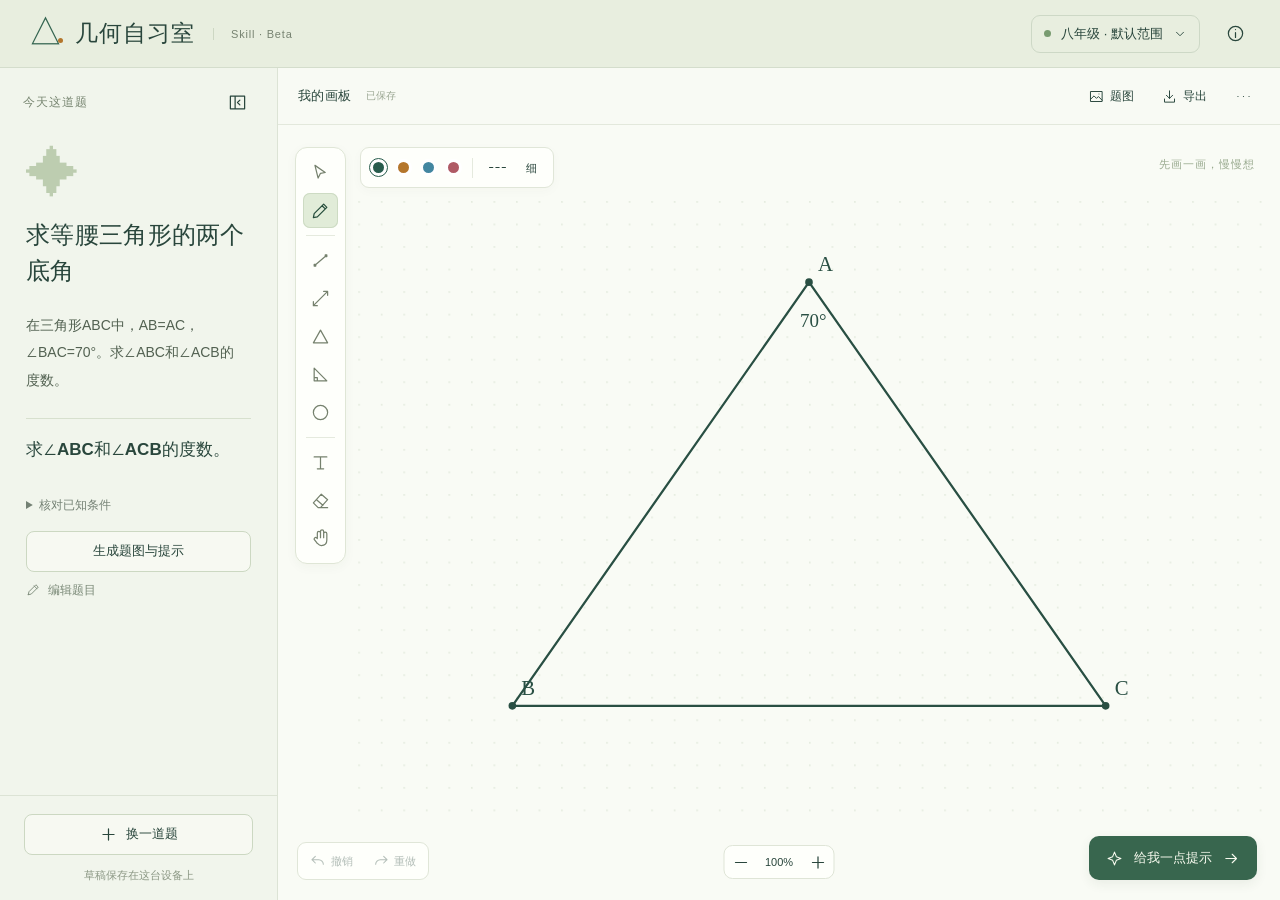
<file: examples/verified/isosceles70/learning.html>
<!doctype html>
<html lang="zh-CN">
<head>
  <meta charset="utf-8">
  <meta name="viewport" content="width=device-width, initial-scale=1">
  <meta name="color-scheme" content="light">
  <title>求等腰三角形的两个底角 · 几何自习室</title>
  <style>
:root{--ink:#29463c;--muted:#748174;--green:#32634f;--deep:#254d3b;--soft:#e7eddf;--line:#dce3d5;--paper:#f9fbf5;--warm:#b4762c;--panel:#f1f5ec;--radius:12px;font-family:"PingFang SC","Microsoft YaHei",sans-serif;color:var(--ink);background:var(--soft);font-synthesis:none}
*{box-sizing:border-box}body{margin:0;overflow:hidden}button,input,textarea,select{font:inherit}button,a,input,textarea,select{-webkit-tap-highlight-color:transparent}button{cursor:pointer;color:inherit;border:0;background:none}button:disabled{cursor:default;opacity:.35}button:not(:disabled):hover{filter:brightness(.96)}button:focus-visible,a:focus-visible,select:focus-visible,input:focus-visible,textarea:focus-visible{outline:3px solid #90af89;outline-offset:3px}button svg,.icon{width:19px;height:19px;display:block;flex:none}button{display:inline-flex;align-items:center;justify-content:center;gap:8px}h1,h2,p{margin:0}a{color:inherit;text-decoration:none}[hidden]{display:none!important}select{cursor:pointer}select,input,textarea{color:var(--ink)}
.app-header{height:68px;display:flex;align-items:center;padding:0 28px;gap:18px;border-bottom:1px solid #d4ddcc;background:#e8eedf}.brand{display:flex;align-items:center;gap:11px;font-family:"Songti SC","STSong",serif;font-weight:700;font-size:23px;letter-spacing:1px}.brand-mark{font-family:Georgia,serif;position:relative;font-size:35px;line-height:1;color:var(--green);font-weight:400;transform:translateY(-2px)}.brand-mark i{position:absolute;width:5px;height:5px;border-radius:50%;background:var(--warm);right:1px;bottom:6px}.prototype-label{font-size:11px;color:#778371;letter-spacing:.8px;border-left:1px solid #cdd7c3;padding-left:17px}.header-spacer{flex:1}.settings-button{font-size:13px;gap:10px;padding:9px 12px;border:1px solid #cdd8c6;border-radius:9px}.settings-button svg{width:14px;height:14px}.profile-dot{width:7px;height:7px;border-radius:50%;background:#789b70}.icon-button{width:34px;height:34px;border-radius:7px;flex:none;padding:7px}.icon-button:not(:disabled):hover{background:#e2e9da}
.workspace{height:calc(100dvh - 68px);display:grid;grid-template-columns:278px minmax(0,1fr);overflow:hidden}.workspace.has-hints{grid-template-columns:278px minmax(0,1fr) 312px}.workspace.question-collapsed{grid-template-columns:minmax(0,1fr)}.workspace.question-collapsed.has-hints{grid-template-columns:minmax(0,1fr) 312px}.question-panel{background:#f1f5ec;border-right:1px solid var(--line);display:flex;flex-direction:column;min-height:0}.panel-top{height:68px;display:flex;align-items:center;justify-content:space-between;padding:0 23px;flex:none}.eyebrow{font-size:12px;color:#778570;letter-spacing:1px}.question-content{padding:12px 26px 24px;overflow:auto;flex:1}.lesson-number{font-family:Georgia,serif;font-size:54px;color:#bdcdb0;font-weight:400;margin-bottom:15px;line-height:1}.question-content h1{font-family:"Songti SC","STSong",serif;font-size:24px;line-height:1.5;font-weight:600;letter-spacing:.3px;margin-bottom:23px}.question-text{font-size:14px;line-height:1.95;color:#526151;text-wrap:pretty}.question-text p{margin-bottom:15px}.question-text strong,.question-text b{font-weight:600;color:#324b3e}.question-goal{margin-top:24px;padding:17px 0;border-top:1px solid #d7e0ce;font-size:17px;font-weight:600;line-height:1.6}.quiet-button{padding:10px 0;color:#7a8977;font-size:12px}.quiet-button svg{width:14px;height:14px}.question-bottom{padding:18px 24px 17px;border-top:1px solid var(--line)}.local-note{margin-top:13px;font-size:11px;color:#8b9784;text-align:center}.outline-button,.primary-button{min-height:41px;padding:10px 15px;font-size:13px;border-radius:8px;line-height:1.4}.outline-button{border:1px solid #ccd8c2;background:#f7f9f2}.primary-button{background:var(--green);color:white}.primary-button svg{width:16px;height:16px}.full-width{width:100%}
.board-panel{display:flex;min-width:0;min-height:0;flex-direction:column;position:relative}.board-header{height:57px;background:#f8faf4;display:flex;align-items:center;gap:10px;padding:0 20px;border-bottom:1px solid #e3e8dc;flex:none;position:relative;z-index:4}.board-header h2{font-size:13px;font-weight:500;letter-spacing:.4px}.save-status{font-size:10px;color:#9ba793;margin-left:4px}.compact-button{font-size:12px;padding:7px 9px;gap:6px;border-radius:6px}.compact-button svg{width:15px;height:15px}.board-surface{position:relative;flex:1;min-height:0;background:var(--paper);overflow:hidden;isolation:isolate}.board-surface>svg{width:100%;height:100%;display:block;touch-action:none;user-select:none;-webkit-user-select:none}.board-surface #lessonLayer{pointer-events:none}.drawing-toolbar{position:absolute;left:17px;top:22px;display:flex;flex-direction:column;gap:3px;padding:7px;background:#fefffb;border:1px solid #dfe6d6;border-radius:12px;box-shadow:0 3px 12px #3a51240a}.drawing-toolbar button{width:35px;height:35px;border-radius:7px;color:#75816d;position:relative}.drawing-toolbar button[aria-pressed=true]{color:var(--deep);background:#e1ecd8;box-shadow:inset 0 0 0 1px #cddbc3}.drawing-toolbar button:not([aria-pressed=true]):hover{background:#f0f4e9}.tool-divider{height:1px;background:#e5eade;margin:4px 3px;display:block}.pen-options{position:absolute;top:22px;left:82px;display:flex;align-items:center;padding:7px 9px;gap:8px;background:#fefffb;border:1px solid #e0e6d8;border-radius:9px;box-shadow:0 3px 12px #3a512407}.pen-options .tool-divider{height:20px;width:1px;margin:0 2px}.color-button{width:17px;height:17px;border-radius:50%;background:var(--swatch);padding:0;border:3px solid #fff}.color-button.selected{outline:1.5px solid var(--swatch)}.pen-options .icon-button{height:25px;width:28px;padding:4px}.pen-options .icon-button[aria-pressed=true]{background:#e1ecd8}.pen-options select{appearance:none;border:0;background:transparent;width:25px;font-size:11px;text-align:center;padding:2px}.history-controls{position:absolute;bottom:20px;left:19px;display:flex;gap:2px;background:#fefffb;border:1px solid #e0e6d8;border-radius:9px;padding:3px}.history-controls .icon-button{width:30px;height:30px}.zoom-controls{position:absolute;bottom:21px;left:50%;transform:translateX(-50%);display:flex;align-items:center;border:1px solid #dfe5d7;border-radius:9px;background:#fefffb;padding:2px}.zoom-controls .icon-button{width:28px;height:28px}.zoom-controls button:nth-child(2){min-width:49px;font-size:11px;font-variant-numeric:tabular-nums}.hint-launch{position:absolute;right:23px;bottom:20px;color:#f8fbef;background:#38664e;border-radius:10px;padding:13px 17px;font-size:13px;gap:11px;box-shadow:0 4px 12px #27452a13}.hint-launch svg{width:17px;height:17px}.board-mode{position:absolute;right:25px;top:32px;font-size:11px;letter-spacing:1px;color:#9aab90;pointer-events:none}.workspace.has-hints .board-mode{display:none}.workspace.has-hints .hint-launch{display:none}.popover-menu{position:absolute;z-index:30;right:15px;top:49px;background:#fffef8;box-shadow:0 8px 28px #20331e1a;border:1px solid #d8e1cd;border-radius:9px;padding:5px;width:155px}.popover-menu button{padding:11px;font-size:12px;justify-content:flex-start;width:100%;border-radius:5px}.popover-menu button:hover{background:#eef3e6}
.hint-panel{background:#f3f6ed;border-left:1px solid var(--line);display:flex;flex-direction:column;min-height:0}.hint-panel .panel-top{border-bottom:1px solid #e2e7d9;height:57px;padding:0 20px}.hint-scroll{padding:23px 24px;overflow:auto;flex:1}.method-row select{width:100%;border:1px solid #d3ddc9;border-radius:7px;background:#fafcf6;font-size:13px;padding:10px 30px 10px 12px}.knowledge-note{font-size:10px;color:#89927e;line-height:1.7;margin:10px 0 27px}.step-progress{display:flex;gap:5px;margin-bottom:24px}.step-progress span{height:3px;flex:1;border-radius:5px;background:#dce5d2}.step-progress span.done{background:#94ae82}.step-progress span.current{background:#52784e}.step-count{font-size:11px;letter-spacing:1.2px;color:#8b9c7e;margin-bottom:12px}.hint-scroll h2{font-family:"Songti SC","STSong",serif;font-size:23px;line-height:1.5;margin-bottom:19px}.step-prompt{font-size:15px;line-height:1.9;color:#465c49;text-wrap:pretty}.small-hint{margin-top:20px;padding:14px 0 0;border-top:1px solid #dce4d2;font-size:13px;line-height:1.9;color:#788767}.explanation{margin-top:18px;font-size:13px;line-height:1.9;color:#42533d;background:#e7eedc;padding:16px;border-radius:8px}.explanation p{margin-bottom:10px}.explanation p:last-child{margin:0}.explanation strong{color:#294c33}.explanation .formula{display:block;margin:8px 0;font-family:Georgia,"Songti SC",serif;font-size:17px}.hint-scroll>#revealStep{margin-top:24px}.hint-bottom{border-top:1px solid #dce4d2;padding:17px 22px;display:flex;gap:12px}.hint-bottom>.primary-button{flex:1;justify-content:space-between}.hint-bottom .icon-button{height:41px;width:41px;border:1px solid #d1ddc5}.hint-empty{font-size:14px;line-height:1.9;margin-top:20px}.hint-empty button{margin-top:15px}.math{font-family:Georgia,"Songti SC",serif}#lessonLayer text{font-family:Georgia,"Songti SC",serif}#lessonLayer [data-aux]{animation:aux-in .38s ease-out both}@keyframes aux-in{from{opacity:0}to{opacity:1}}
.modal{border:1px solid #cbd7bf;background:#f8faf3;color:var(--ink);width:min(520px,calc(100% - 32px));border-radius:17px;padding:28px;box-shadow:0 25px 100px #17351f30;max-height:calc(100dvh - 50px);overflow:auto}.modal::backdrop{background:#263c2c55;backdrop-filter:blur(3px)}.small-modal{width:min(420px,calc(100% - 32px))}.question-modal{width:min(580px,calc(100% - 32px))}.modal-heading{display:flex;align-items:center;justify-content:space-between;margin-bottom:23px;gap:18px}.modal-heading h2{font-family:"Songti SC","STSong",serif;font-weight:600;font-size:24px}.modal-heading .icon-button{margin-right:-7px}.form-row{display:flex;gap:15px}.form-row label{flex:1;font-size:12px}.form-row select{display:block;width:100%;margin-top:8px}.modal select,.modal input:not([type=checkbox]):not([type=range]),.modal textarea{border:1px solid #ccd8c2;border-radius:7px;background:#fefff9;padding:11px 12px;font-size:14px}.field-label{display:block;font-size:12px;margin-top:20px}.field-label input,.field-label textarea{display:block;width:100%;margin-top:8px;line-height:1.7}.modal textarea{resize:vertical;min-height:120px}.modal fieldset{padding:0;border:0;margin:22px 0 0}.modal legend{font-size:12px;margin-bottom:14px}.knowledge-choices{display:grid;grid-template-columns:1fr 1fr;gap:12px}.knowledge-choices label{font-size:13px;display:flex;align-items:center;gap:8px}.knowledge-choices input{accent-color:var(--green);width:16px;height:16px;margin:0}.form-note{font-size:12px;color:#859178;line-height:1.85;margin-top:16px}.modal-actions{margin-top:25px;display:flex;justify-content:flex-end;gap:10px}.example-picker{display:grid;grid-template-columns:1fr 1fr;gap:12px}.example-picker button{text-align:left;justify-content:flex-start;align-items:flex-start;padding:15px;border:1px solid #d5dfcb;border-radius:9px;flex-direction:column;gap:7px}.example-picker button span{font-size:10px;color:#8e9c83}.example-picker button strong{font-size:13px;font-weight:500;line-height:1.6}.example-picker button.active{border-color:#7d9b6c;background:#eaf1e0}.about-text{font-size:15px;line-height:1.9}.photo-move{display:flex;align-items:center;margin-top:15px;gap:6px}.photo-move .quiet-button{margin-left:auto}.toast{position:fixed;left:50%;bottom:28px;transform:translateX(-50%);z-index:90;background:#294b3d;color:#f5f9ed;box-shadow:0 5px 22px #19381d28;border-radius:9px;padding:12px 20px;max-width:90vw;font-size:13px;line-height:1.7;text-align:center;pointer-events:none}
@media(min-width:1650px){.workspace{grid-template-columns:310px minmax(0,1fr)}.workspace.has-hints{grid-template-columns:310px minmax(0,1fr) 340px}.question-content{padding:18px 30px}.question-text{font-size:15px}.hint-scroll{padding:28px}}
@media(max-width:1150px){.workspace{grid-template-columns:240px minmax(0,1fr)}.workspace.has-hints{grid-template-columns:210px minmax(0,1fr) 280px}.question-content{padding:10px 20px}.question-content h1{font-size:21px}.panel-top{padding:0 18px}.hint-scroll{padding:20px}.question-text{font-size:13px}.board-mode{display:none}.workspace.has-hints .pen-options{top:18px;left:74px;gap:4px;padding:6px}.workspace.has-hints .drawing-toolbar{left:12px;top:18px}.workspace.has-hints .hint-launch{right:14px}.board-header{padding:0 12px}.save-status{display:none}}
@media(max-width:850px){.app-header{padding:0 17px;gap:12px;height:60px}.brand{font-size:20px}.prototype-label{display:none}.workspace{height:calc(100dvh - 60px);grid-template-columns:220px minmax(0,1fr)}.workspace.has-hints{grid-template-columns:minmax(0,1fr) 280px}.workspace.has-hints .question-panel{display:none}.workspace.has-hints #expandQuestion{display:inline-flex!important}.workspace.question-collapsed.has-hints{grid-template-columns:minmax(0,1fr) 280px}.pen-options{left:74px;gap:4px}.drawing-toolbar{left:12px}.hint-launch{padding:12px;gap:7px;right:14px}.zoom-controls{left:auto;right:14px;bottom:74px;transform:none}.workspace.has-hints .zoom-controls{bottom:22px}.board-header{gap:3px}.board-header .compact-button{padding:7px}.profile-dot{display:none}}
@media(max-width:600px){body{overflow:auto}.app-header{gap:7px;padding:0 12px}.brand{font-size:18px;letter-spacing:0;gap:7px}.brand-mark{font-size:30px}.settings-button{padding:8px;font-size:11px;gap:6px}.app-header>#aboutButton{width:28px}.workspace{height:calc(100dvh - 60px);min-height:590px;display:flex;flex-direction:column;overflow:auto}.question-panel{max-height:185px;border-right:0;border-bottom:1px solid var(--line);flex:none}.question-panel .panel-top{height:36px;padding:0 16px}.question-content{padding:5px 17px 12px;display:grid;grid-template-columns:1fr auto;gap:7px}.lesson-number{display:none}.question-content h1{font-size:17px;margin:0;grid-column:1/-1}.question-text{grid-column:1/-1;font-size:12px;line-height:1.8}.question-text p{margin:0}.question-goal{font-size:13px;margin:0;padding:0;border:0}.question-content .quiet-button{padding:0}.question-bottom{display:none}.board-panel{min-height:400px;flex:1}.board-header{height:45px}.drawing-toolbar{top:64px;left:8px;padding:4px;gap:0}.drawing-toolbar button{width:29px;height:29px}.drawing-toolbar button svg{width:16px;height:16px}.drawing-toolbar .tool-divider{margin:3px}.pen-options{left:12px;top:12px}.board-mode{display:none}.hint-launch{font-size:12px;bottom:16px;right:12px}.history-controls{left:9px;bottom:16px}.zoom-controls{bottom:67px;right:12px}.workspace.has-hints .question-panel{display:none}.workspace.has-hints .board-panel{min-height:340px;flex:1}.hint-panel{max-height:44dvh;min-height:240px;border-left:0;border-top:1px solid var(--line);flex:none}.hint-panel .panel-top{height:39px}.hint-scroll{padding:12px 19px}.method-row{float:right;max-width:48%;margin-left:10px}.method-row select{padding:7px;font-size:11px}.knowledge-note{margin:0 0 12px;max-width:47%;font-size:9px}.step-progress{clear:both;margin-bottom:9px;max-width:130px}.step-count{font-size:10px;margin-bottom:6px}.hint-scroll h2{font-size:19px;margin-bottom:8px}.step-prompt{font-size:13px;line-height:1.8}.hint-bottom{padding:9px 17px;gap:10px}.hint-bottom .primary-button{min-height:35px}.hint-bottom .icon-button{height:35px}.hint-scroll>#revealStep{margin-top:12px}.explanation,.small-hint{font-size:12px;padding:12px;margin-top:12px}.modal{padding:22px}.example-picker{gap:8px}.example-picker button{padding:10px}.toast{bottom:16px}.workspace.has-hints .zoom-controls{bottom:16px}.workspace.has-hints .pen-options{top:12px;left:12px}.workspace.has-hints .drawing-toolbar{top:57px;left:8px}.workspace.question-collapsed .question-panel{display:none}}
@media(max-width:600px){.drawing-toolbar,.workspace.has-hints .drawing-toolbar{top:12px;left:10px;right:10px;flex-direction:row;gap:1px;overflow-x:auto;padding:4px;border-radius:8px}.pen-options,.workspace.has-hints .pen-options{top:55px;left:12px}.drawing-toolbar button{flex:none;width:28px;height:28px}.drawing-toolbar .tool-divider{height:20px;width:1px;flex:none;margin:4px 3px}.board-surface>svg{min-height:295px}}
@media(prefers-reduced-motion:reduce){*,*::before,*::after{animation:none!important;transition:none!important;scroll-behavior:auto!important}}
.generation-box{margin:16px 0;padding:12px;border:1px solid #d5dfc9;border-radius:8px;background:#eaf0e1;font-size:12px;line-height:1.8;overflow-wrap:anywhere;white-space:pre-line}.generation-box .quiet-button{padding-bottom:0}.history-controls .icon-button{width:auto;min-width:58px;padding:7px 9px;font-size:11px;gap:5px}.history-controls .icon-button svg{width:16px;height:16px}.explanation{white-space:normal}.example-picker:empty{display:none}
@media(max-width:600px){.history-controls .icon-button{min-width:46px;padding:5px;font-size:10px}.history-controls .icon-button svg{width:13px;height:13px}.generation-box{margin:6px 0;grid-column:1/-1}.question-content>#generateCurrent{grid-column:1/-1}}

.parsed-conditions{font-size:12px;line-height:1.9;margin:14px 0;grid-column:1/-1}.parsed-conditions summary{cursor:pointer;color:var(--muted)}.parsed-conditions ul{padding-left:18px}.step-reason{padding-top:10px;border-top:1px solid var(--line);font-size:.92em}

.source-views{display:flex;justify-content:center;gap:4px;padding:6px 12px;border-bottom:1px solid var(--line);background:#f2f6e9;flex:none}.source-views button{font-size:12px;padding:6px 14px;border-radius:6px;color:#607658}.source-views button[aria-pressed=true]{background:#dce8d2;color:#284d3e}.context-explanation{margin-top:12px;padding-top:12px;border-top:1px solid var(--line)}
/* Keep drawing content outside the floating toolbars and bottom actions. */
.board-surface>svg#drawingBoard{position:absolute;left:76px;top:76px;width:calc(100% - 92px);height:calc(100% - 144px);min-height:0}
@media(max-width:600px){.board-surface>svg#drawingBoard{left:8px;top:102px;width:calc(100% - 16px);height:calc(100% - 160px);min-height:0}}

</style>
</head>
<body>

<header class="app-header">
  <a class="brand" href="#" aria-label="几何自习室首页"><span class="brand-mark" aria-hidden="true">△<i></i></span><span>几何自习室</span></a>
  <span class="prototype-label">Skill · Beta</span>
  <div class="header-spacer"></div>
  <button id="settingsButton" class="settings-button" aria-haspopup="dialog"><span class="profile-dot"></span><span id="profileSummary">设置学习范围</span><span data-icon="chevronDown"></span></button>
  <button id="aboutButton" class="icon-button" aria-label="使用说明" title="使用说明" data-icon="info"></button>
</header>

<main id="workspace" class="workspace">
  <aside class="question-panel" id="questionPanel" aria-label="题目">
    <div class="panel-top"><span class="eyebrow">今天这道题</span><button id="collapseQuestion" class="icon-button" aria-label="收起题目" title="收起题目" data-icon="panelLeft"></button></div>
    <div class="question-content">
      <div class="lesson-number" id="lessonNumber">01</div>
      <h1 id="questionTitle"></h1>
      <div id="questionText" class="question-text"></div>
      <div class="question-goal" id="questionGoal"></div>
      <details id="parsedConditions" class="parsed-conditions" hidden><summary>核对已知条件</summary><ul id="parsedConditionList"></ul></details>
      <div id="generationBox" class="generation-box" hidden><p id="generationStatus" role="status"></p><button id="cancelGeneration" class="quiet-button" hidden>取消生成</button></div>
      <button id="generateCurrent" class="outline-button full-width" hidden>生成题图与提示</button>
      <button id="editQuestion" class="quiet-button"><span data-icon="edit"></span>编辑题目</button>
    </div>
    <div class="question-bottom">
      <button id="newQuestion" class="outline-button full-width"><span data-icon="plus"></span>换一道题</button>
      <p class="local-note">草稿保存在这台设备上</p>
    </div>
  </aside>

  <section class="board-panel" aria-label="几何画板">
    <div class="board-header">
      <button id="expandQuestion" class="icon-button" aria-label="展开题目" title="展开题目" data-icon="panelLeft" hidden></button>
      <h2>我的画板</h2><span id="saveStatus" class="save-status" role="status">已保存</span>
      <div class="header-spacer"></div>
      <button id="photoButton" class="compact-button"><span data-icon="image"></span><span>题图</span></button>
      <button id="exportButton" class="compact-button"><span data-icon="download"></span><span>导出</span></button>
      <button id="moreButton" class="icon-button" aria-label="更多画板操作" title="更多画板操作" aria-expanded="false" data-icon="more"></button>
      <div id="moreMenu" class="popover-menu" hidden>
        <button id="saveSession">保存学习记录</button><button id="loadSession">打开学习记录</button>
        <button id="exportRequest">交给其他 Agent</button><button id="importLesson">导入 Agent 解题</button>
        <button id="clearDrawing">清空我的笔迹</button>
      </div>
    </div>
    <div id="sourceViews" class="source-views" role="group" aria-label="画板视图" hidden><button data-board-view="compare">对照</button><button data-board-view="photo">原题图</button><button data-board-view="redraw">重绘图</button></div>
    <div class="board-surface" id="boardSurface">
      <svg id="drawingBoard" xmlns="http://www.w3.org/2000/svg" viewBox="0 0 1000 700" role="img" aria-label="几何题图与自由绘画区">
        <defs><clipPath id="boardViewClip" clipPathUnits="userSpaceOnUse"><rect data-view-clip x="0" y="0" width="1000" height="700"/></clipPath><pattern id="dotGrid" width="25" height="25" patternUnits="userSpaceOnUse"><circle cx="1" cy="1" r="0.7" fill="#c7d4c0"/></pattern></defs>
        <rect id="boardBackground" x="-10000" y="-10000" width="20000" height="20000" fill="#f9fbf5"/>
        <rect x="-10000" y="-10000" width="20000" height="20000" fill="url(#dotGrid)"/>
        <g clip-path="url(#boardViewClip)"><g id="photoLayer"></g><g id="contextLayer"></g><g id="lessonLayer"></g><g id="userLayer"></g></g>
      </svg>
      <div class="drawing-toolbar" role="toolbar" aria-label="绘图工具">
        <button data-tool="select" data-icon="cursor" aria-label="选择与移动" title="选择与移动 (V)"></button>
        <button data-tool="pen" data-icon="pen" aria-label="自由书写" title="自由书写 (P)"></button>
        <span class="tool-divider"></span>
        <button data-tool="line" data-icon="line" aria-label="线段" title="线段 (L)"></button>
        <button data-tool="straight" data-icon="straight" aria-label="直线" title="直线"></button>
        <button data-tool="triangle" data-icon="triangle" aria-label="三角形" title="三角形"></button>
        <button data-tool="rightTriangle" data-icon="rightTriangle" aria-label="直角三角形" title="直角三角形"></button>
        <button data-tool="circle" data-icon="circle" aria-label="圆" title="圆 (C)"></button>
        <span class="tool-divider"></span>
        <button data-tool="text" data-icon="text" aria-label="文字标注" title="文字标注 (T)"></button>
        <button data-tool="eraser" data-icon="eraser" aria-label="橡皮擦" title="橡皮擦 (E)"></button>
        <button data-tool="pan" data-icon="hand" aria-label="平移画板" title="平移画板 (H)"></button>
      </div>
      <div class="pen-options" role="group" aria-label="画笔样式">
        <button class="color-button selected" data-color="#285c4d" style="--swatch:#285c4d" aria-label="墨绿色" title="墨绿色"></button>
        <button class="color-button" data-color="#b4762c" style="--swatch:#b4762c" aria-label="橙棕色" title="橙棕色"></button>
        <button class="color-button" data-color="#4286a0" style="--swatch:#4286a0" aria-label="蓝色" title="蓝色"></button>
        <button class="color-button" data-color="#af5a65" style="--swatch:#af5a65" aria-label="暗红色" title="暗红色"></button>
        <span class="tool-divider"></span><button id="dashedButton" class="icon-button" aria-label="虚线" aria-pressed="false" title="虚线" data-icon="dashed"></button>
        <select id="strokeWidth" aria-label="线条粗细"><option value="2.5">细</option><option value="4">中</option><option value="7">粗</option></select>
      </div>
      <div class="history-controls"><button id="undoButton" class="icon-button" aria-label="撤销" title="撤销 (⌘/Ctrl Z)" disabled><span data-icon="undo"></span><span>撤销</span></button><button id="redoButton" class="icon-button" aria-label="重做" title="重做 (⌘/Ctrl Shift Z)" disabled><span data-icon="redo"></span><span>重做</span></button></div>
      <div class="zoom-controls"><button id="zoomOut" class="icon-button" aria-label="缩小画板" data-icon="minus"></button><button id="zoomReset" title="适应画面" aria-label="适应画面">100%</button><button id="zoomIn" class="icon-button" aria-label="放大画板" data-icon="plus"></button></div>
      <button id="openHints" class="hint-launch"><span data-icon="spark"></span>给我一点提示<span data-icon="arrowRight"></span></button>
      <span id="boardMode" class="board-mode">先画一画，慢慢想</span>
    </div>
  </section>

  <aside id="hintPanel" class="hint-panel" aria-label="逐步提示" hidden>
    <div class="panel-top"><span class="eyebrow">一起想一想</span><button id="closeHints" class="icon-button" aria-label="回到自主思考" title="回到自主思考" data-icon="close"></button></div>
    <div class="hint-scroll">
      <div class="method-row"><select id="methodSelect" aria-label="选择解题方法"></select></div>
      <div id="knowledgeNote" class="knowledge-note"></div>
      <div id="hintProgress" class="step-progress" aria-label="提示进度"></div>
      <div id="stepCount" class="step-count"></div>
      <h2 id="stepTitle"></h2>
      <p id="stepPrompt" class="step-prompt"></p>
      <div id="smallHint" class="small-hint" hidden></div>
      <div id="explanation" class="explanation" hidden></div>
      <button id="revealStep" class="outline-button full-width">再给一点提示</button>
      <div id="hintEmpty" class="hint-empty" hidden></div>
    </div>
    <div class="hint-bottom"><button id="previousStep" class="icon-button" aria-label="上一步" title="上一步" data-icon="arrowLeft"></button><button id="nextStep" class="primary-button">下一步<span data-icon="arrowRight"></span></button></div>
  </aside>
</main>

<dialog id="settingsDialog" class="modal">
  <form id="settingsForm">
    <div class="modal-heading"><h2>我的学习范围</h2><button type="button" data-close="settingsDialog" class="icon-button" aria-label="关闭学习设置" data-icon="close"></button></div>
    <div class="form-row"><label>年级<select id="grade"><option value="7">七年级</option><option value="8">八年级</option><option value="9">九年级</option></select></label><label>教材版本<select id="edition"><option value="unknown">不确定 / 其他</option><option value="pep">人教版</option><option value="bnu">北师大版</option><option value="su">苏科版</option></select></label></div>
    <p class="form-note">自动采用所选年级的整学年常用知识范围。</p>
    <details class="grade-scope"><summary>查看默认知识范围</summary><p id="gradeScopeSummary" class="form-note"></p></details>
    <div class="modal-actions"><button type="submit" class="primary-button">保存学习范围</button></div>
  </form>
</dialog>

<dialog id="questionDialog" class="modal question-modal">
  <div class="modal-heading"><h2>换一道题</h2><button data-close="questionDialog" class="icon-button" aria-label="关闭题目输入" data-icon="close"></button></div>
  <div class="example-picker" id="examplePicker"></div>
  <label class="field-label">题目<textarea id="questionInput" rows="5" placeholder="输入一道几何题……" maxlength="6000"></textarea></label>
  <p class="form-note"><span id="connectionNote">新题可以交给当前 Agent 生成题图与分步提示。</span></p>
  <div class="modal-actions"><button id="uploadFromQuestion" class="outline-button"><span data-icon="image"></span>上传题图</button><button id="applyQuestion" class="primary-button">生成题图与提示<span data-icon="arrowRight"></span></button></div>
</dialog>

<dialog id="textDialog" class="modal small-modal"><form id="textForm"><div class="modal-heading"><h2>写一条标注</h2><button type="button" data-close="textDialog" class="icon-button" aria-label="关闭文字标注" data-icon="close"></button></div><label class="field-label">文字<input id="annotationInput" maxlength="120" autocomplete="off" required></label><div class="modal-actions"><button type="submit" class="primary-button">放到这里</button></div></form></dialog>

<dialog id="photoDialog" class="modal small-modal"><div class="modal-heading"><h2>题图</h2><button data-close="photoDialog" class="icon-button" aria-label="关闭题图设置" data-icon="close"></button></div><button id="uploadPhoto" class="outline-button full-width"><span data-icon="image"></span>选择照片</button><p class="form-note">支持 PNG、JPEG、WebP。照片放在画板上；自动通道目前只读取题目文字。导出题目时会包含照片。</p><div id="photoControls" hidden><label class="field-label">图片大小<input id="photoScale" type="range" min="30" max="150" value="100"></label><div class="photo-move" role="group" aria-label="移动题图"><button data-move="left" class="icon-button" aria-label="题图向左" data-icon="arrowLeft"></button><button data-move="up" class="icon-button" aria-label="题图向上" data-icon="arrowUp"></button><button data-move="down" class="icon-button" aria-label="题图向下" data-icon="arrowDown"></button><button data-move="right" class="icon-button" aria-label="题图向右" data-icon="arrowRight"></button><button id="removePhoto" class="quiet-button">移除题图</button></div></div></dialog>

<dialog id="confirmDialog" class="modal small-modal"><div class="modal-heading"><h2 id="confirmTitle">清空笔迹？</h2></div><p id="confirmMessage" class="form-note"></p><div class="modal-actions"><button data-close="confirmDialog" class="outline-button">取消</button><button id="confirmAction" class="primary-button">确定</button></div></dialog>

<dialog id="aboutDialog" class="modal small-modal"><div class="modal-heading"><h2>几何自习室</h2><button data-close="aboutDialog" class="icon-button" aria-label="关闭使用说明" data-icon="close"></button></div><p class="about-text">先选择年级，再输入完整题目。提示默认收起，需要时逐步展开。</p><p class="form-note">通过本地服务可调用已配置的 Agent CLI。离线页面可导出题目、导入 Agent 解题。方法按年级默认知识约束；生成内容仍需核对。</p><p class="form-note">快捷键：P 画笔 · L 线段 · C 圆 · E 橡皮 · V 选择 · H 平移。选中笔迹后按 Delete 删除。</p></dialog>
<input id="photoInput" type="file" accept="image/png,image/jpeg,image/webp" hidden>
<input id="lessonInput" type="file" accept="application/json,.json" hidden>
<input id="sessionInput" type="file" accept="application/json,.json" hidden>
<div id="toast" class="toast" role="status" hidden></div>
<script>window.GEOMETRY_BOOTSTRAP={"lesson": {"schema": "geometry-lesson/1", "request_id": "811639c8-b824-46da-b383-364a77de0256", "id": "base_angles", "title": "求等腰三角形的两个底角", "statement": "在三角形ABC中，AB=AC，∠BAC=70°。求∠ABC和∠ACB的度数。", "givens": ["AB = AC", "∠BAC = 70°"], "goal": "求∠ABC和∠ACB的度数。", "status": "ready", "message": "", "questions": [], "profile": {"grade": "8", "edition": "pep", "chapter": "等腰三角形与全等三角形", "knowledge": ["angle", "isosceles"], "confirmed": true}, "scene": {"points": {"A": [500.0, 90.0], "B": [170.90245704, 560.0], "C": [829.09754296, 560.0]}, "base": [{"id": "shape1", "kind": "point", "point": "A", "label": "A"}, {"id": "shape2", "kind": "point", "point": "B", "label": "B"}, {"id": "shape3", "kind": "point", "point": "C", "label": "C"}, {"id": "shape4", "kind": "line", "a": "A", "b": "B", "color": "ink", "dashed": false}, {"id": "shape5", "kind": "line", "a": "B", "b": "C", "color": "ink", "dashed": false}, {"id": "shape6", "kind": "line", "a": "A", "b": "C", "color": "ink", "dashed": false}, {"id": "shape7", "kind": "label", "at": [490.0, 140.0], "text": "70°"}], "constraints": []}, "methods": [{"id": "m1", "title": "等腰三角形底角相等", "requires": ["angle", "isosceles"], "steps": [{"title": "等腰三角形的两个底角相等", "prompt": "相等的两条边，各自对着哪个角？", "hint": "先找到相等的两条边，再找它们对着的角。", "explanation": "已知或前面已经得到：AB = AC。\n因此，∠ABC = ∠ACB。", "uses": ["isosceles"], "reason": "等腰三角形的两个底角相等", "observe": [{"id": "shape8", "kind": "line", "a": "A", "b": "B", "color": "blue", "width": 4}, {"id": "shape9", "kind": "line", "a": "B", "b": "C", "color": "blue", "width": 4}, {"id": "shape10", "kind": "line", "a": "A", "b": "C", "color": "amber", "width": 4}, {"id": "shape11", "kind": "line", "a": "C", "b": "B", "color": "amber", "width": 4}], "reveal": []}, {"title": "三角形内角和为 180°，两个底角相等", "prompt": "两个底角加起来有多少度？它们各是多少？", "hint": "先从 180° 中减去顶角，再把余下的角度平分。", "explanation": "已知或前面已经得到：∠ABC = ∠ACB；∠BAC = 70°。\n两个底角合起来是 180° − 70°，所以每个底角为 (180° − 70°) ÷ 2 = 55°。因此，∠ABC = 55°；∠ACB = 55°。", "uses": ["angle"], "reason": "三角形内角和为 180°，两个底角相等", "observe": [{"id": "shape12", "kind": "line", "a": "A", "b": "B", "color": "amber", "width": 4}, {"id": "shape13", "kind": "line", "a": "A", "b": "C", "color": "amber", "width": 4}, {"id": "shape14", "kind": "line", "a": "B", "b": "C", "color": "amber", "width": 4}], "reveal": [{"id": "shape15", "kind": "label", "at": [199.93093369986258, 545.6830610176985], "text": "55°", "color": "amber"}, {"id": "shape16", "kind": "label", "at": [780.0690663001375, 545.6830610176985], "text": "55°", "color": "amber"}]}]}], "audit": {"summary": "本地构图与已知条件一致；每种解法的定理前提和目标已通过有限规则校验。", "checks": ["条件原文绑定", "逐步前提校验", "全部目标到达", "学习范围检查", "图形数值检查"], "uncertainties": ["请核对题面与提取的已知条件；这里只支持已收录的构造和定理。"]}}, "profile": {"grade": "8", "edition": "pep", "chapter": "等腰三角形与全等三角形", "knowledge": ["angle", "isosceles"], "confirmed": true}, "gradeDefaults": {"version": "2026-10-24", "default_grade": "8", "basis": "按整学年常用知识设置的辅导默认范围；不是逐教材、逐学期的进度表。允许的知识范围不代表本地证明器已实现全部题型。", "sources": ["https://www.pep.com.cn/products/jc/czjks/201510/t20151026_1250721.shtml", "https://www.pep.com.cn/products/jc/jks/201602/t20160219_1258155.shtml", "https://www.pep.com.cn/xw/zt/xkzt/csazy/csax8s/"], "grades": {"7": ["angle", "parallel", "coordinate"], "8": ["angle", "parallel", "coordinate", "area", "isosceles", "congruence", "pythagoras", "factorization", "quadrilateral"], "9": ["angle", "parallel", "coordinate", "area", "isosceles", "congruence", "pythagoras", "factorization", "quadrilateral", "similarity", "circle"]}}, "photo": null, "presentation": null};window.GEOMETRY_BRIDGE=null;</script>
<script>
(function () {
  'use strict';

  const ink = '#285c4d';
  const amber = '#b4762c';
  const blue = '#4286a0';
  const escape = value => String(value).replace(/[&<>"']/g, character => ({ '&': '&amp;', '<': '&lt;', '>': '&gt;', '"': '&quot;', "'": '&#39;' }[character]));
  const points = list => list.map(point => point.join(',')).join(' ');
  const line = (a, b, color = ink, extra = '') => `<line x1="${a[0]}" y1="${a[1]}" x2="${b[0]}" y2="${b[1]}" stroke="${color}" ${extra.includes('stroke-width=') ? '' : 'stroke-width="2.8"'} stroke-linecap="round" ${extra}/>`;
  const label = (x, y, text, color = ink, extra = '') => `<text x="${x}" y="${y}" fill="${color}" ${extra.includes('font-size=') ? '' : 'font-size="20"'} font-family="system-ui, sans-serif" ${extra}>${escape(text)}</text>`;
  const point = (p, name, dx = 10, dy = -12, color = ink) => `<circle cx="${p[0]}" cy="${p[1]}" r="3.5" fill="${color}"/>${label(p[0] + dx, p[1] + dy, name, color)}`;
  const fill = (list, color) => `<polygon points="${points(list)}" fill="${color}" fill-opacity="0.12" stroke="none"/>`;
  const aux = (name, markup) => `<g data-aux="${name}">${markup}</g>`;
  const dash = 'stroke-dasharray="8 7"';
  const right = (vertex, first, second, color = ink, size = 13) => {
    const unit = target => {
      const dx = target[0] - vertex[0], dy = target[1] - vertex[1];
      const length = Math.hypot(dx, dy);
      return [dx / length * size, dy / length * size];
    };
    const a = unit(first), b = unit(second);
    return `<polyline points="${points([[vertex[0] + a[0], vertex[1] + a[1]], [vertex[0] + a[0] + b[0], vertex[1] + a[1] + b[1]], [vertex[0] + b[0], vertex[1] + b[1]]])}" fill="none" stroke="${color}" stroke-width="1.8"/>`;
  };
  const tick = (a, b, count = 1, color = ink) => {
    const dx = b[0] - a[0], dy = b[1] - a[1], length = Math.hypot(dx, dy);
    const u = [dx / length, dy / length], normal = [-u[1], u[0]];
    let markup = '';
    for (let index = 0; index < count; index++) {
      const offset = (index - (count - 1) / 2) * 7;
      const middle = [(a[0] + b[0]) / 2 + u[0] * offset, (a[1] + b[1]) / 2 + u[1] * offset];
      markup += line([middle[0] - normal[0] * 6, middle[1] - normal[1] * 6], [middle[0] + normal[0] * 6, middle[1] + normal[1] * 6], color);
    }
    return markup;
  };

  // Exact Euclidean coordinates, transformed only by a uniform scale and translation.
  // Diagram coordinates are presentation data, never evidence for a proof.
  const geometry = {
    C: [260, 400], A: [428, 400], B: [260, 232], M: [512, 400],
    P: [680, 148], N: [260, 568], Q: [708, 120], E: [512, 316], D: [680, 400]
  };

  function baseAreaDiagram() {
    const { A, B, C, M, P, N, Q } = geometry;
    return [
      line(C, M), line(B, N), line(A, B), line(B, M), line(M, P), line(N, Q),
      right(C, A, B), right(A, B, P), right(M, B, P),
      point(A, 'A', -12, 28), point(B, 'B', -26, -12), point(C, 'C', -28, 5),
      point(M, 'M', -6, 28), point(P, 'P', 12, 2), point(N, 'N', -8, 30), point(Q, 'Q', 10, -8),
      label(335, 426, '6'), label(230, 323, '6')
    ].join('');
  }

  function renderArea(methodId, stepIndex, revealed) {
    const { A, B, C, M, P, N, E, D } = geometry;
    const done = index => stepIndex > index || (stepIndex === index && revealed === true);
    let behind = '', above = '';
    if (stepIndex >= 0) {
      if (stepIndex === 0) behind += fill([A, C, N], blue);
      if (done(0)) above += aux('cn-length', line(C, N, blue) + label(158, 495, 'CN = 6', blue));
    }
    if (methodId === 'pythagoras') {
      if (stepIndex === 1) behind += fill([A, M, P], amber) + fill([A, M, N], blue);
      if (done(1)) {
        above += aux('PD', line(M, D, amber, dash) + line(P, D, blue, dash) + right(D, A, P, blue) + point(D, 'D', 10, 28, blue));
        above += aux('height-values', label(702, 278, 'PD = 9', blue) + label(542, 454, 'AD = 9', amber));
      }
      if (stepIndex === 2) behind += fill([B, C, M], amber) + (done(1) ? fill([P, D, M], blue) : '');
      if (done(2)) above += aux('unknown-length', label(460, 374, 'x', amber) + label(320, 454, 'CM = x + 6', amber));
      if (stepIndex === 3) behind += fill([A, B, P], blue);
      if (done(3)) above += aux('BP', line(B, P, blue, dash));
      if (stepIndex === 4) behind += fill([B, M, P], amber);
      if (stepIndex === 5) behind += fill([A, M, P], amber) + fill([A, M, N], blue);
      if (done(5)) above += '<g data-answer="CM">' + label(370, 630, 'CM = 9', ink, 'font-size="26" font-weight="700"') + '</g>';
    } else {
      if (stepIndex === 1) above += line(A, M, amber) + line(A, P, amber);
      if (done(1)) {
        above += aux('ME', line(M, E, amber, dash) + right(M, A, E, amber) + point(E, 'E', -27, -10, amber));
        above += aux('equal-AM-ME', tick(A, M, 1, amber) + tick(M, E, 1, amber));
      }
      if (stepIndex === 2 || stepIndex === 3) behind += fill([A, M, B], blue) + fill([E, M, P], amber);
      if (done(2)) above += aux('equal-135', label(385, 365, '135°', blue) + label(533, 338, '135°', amber));
      if (stepIndex === 4) behind += fill([A, M, B], blue) + fill([A, M, N], amber);
      if (stepIndex === 5) behind += fill([A, M, E], blue) + fill([E, M, P], amber);
      if (stepIndex === 6) behind += fill([A, M, E], amber) + fill([A, M, N], blue);
      if (done(5)) above += aux('area-relation', label(310, 630, 'S△AME = ½ S△AMN', blue));
      if (done(6)) {
        above += aux('ME-value', label(534, 374, 'ME = 3', amber));
        above += '<g data-answer="CM">' + label(390, 674, 'CM = 9', ink, 'font-size="26" font-weight="700"') + '</g>';
      }
    }
    return `<g>${behind}${baseAreaDiagram()}${above}</g>`;
  }

  const areaLesson = {
    id: 'area-ratio',
    title: '等腰直角三角形中的面积比',
    shortTitle: '面积比与辅助线',
    statementHTML: '<p>在△ABC中，∠ACB = 90°，AC = BC = 6。M在线段CA的延长线上（C、A、M依次排列）。过A作AQ ⟂ AB，过M作BM的垂线，与AQ交于P。PA的延长线与BC的延长线交于N。</p><p>已知 S<sub>△AMP</sub> = 3/2 S<sub>△AMN</sub>。</p>',
    givens: ['∠ACB = 90°，AC = BC = 6', 'C、A、M依次共线', 'AQ ⟂ AB，P在AQ上，MP ⟂ BM', 'P、A、N共线；B、C、N共线', 'S△AMP = 3/2 S△AMN'],
    goalHTML: '求 <strong>CM</strong> 的长。',
    methods: [
      {
        id: 'congruence-area',
        title: '全等与面积：补一条短线',
        requires: ['angle', 'area', 'isosceles', 'congruence'],
        steps: [
          {
            title: '先找到一个能确定的长度',
            prompt: '看△ACN：你能先找到它的两个锐角吗？',
            hint: '先用△ABC的等腰直角条件，再看AB与AN互相垂直。',
            explanation: '<p>△ABC是等腰直角三角形，所以∠CAB = 45°。又因为AN ⟂ AB，∠CAN = 90° − 45° = 45°。</p><p>∠ACN = 90°，所以∠ANC也等于45°。于是△ACN也是等腰直角三角形，<strong>CN = AC = 6</strong>。</p>'
          },
          {
            title: '补一条短线，让小三角形出现',
            prompt: '从M向上作AM的垂线，碰到AP时，会得到什么三角形？',
            hint: '把交点叫E；△AME有一个直角，也有一个45°角。',
            explanation: '<p>过M作 <strong>ME ⟂ AM</strong>，交AP于E。∠MAE = 45°，∠AME = 90°，所以△AME是等腰直角三角形。</p><p>因此 <strong>AM = ME</strong>。先记住这对相等的边，不急着求数值。</p>'
          },
          {
            title: '找两块可以比较的三角形',
            prompt: '比较蓝色△AMB和棕色△EMP：A处、E处的角分别是多少？',
            hint: 'A处的角与45°角组成平角；E处也有同样的关系。',
            explanation: '<p>C、A、M在一条直线上，所以∠MAB = 180° − 45° = 135°。</p><p>A、E、P在一条直线上，且∠AEM = 45°，所以∠MEP = 135°。</p><p>两块三角形已有 <strong>∠MAB = ∠MEP</strong>，以及上一小步找到的 <strong>AM = ME</strong>。</p>'
          },
          {
            title: '再找到一对相等的角',
            prompt: 'M处的两个小角∠AMB、∠EMP，能用同一个角来表示吗？',
            hint: '它们都与∠BME凑成90°：一个来自AM ⟂ ME，一个来自BM ⟂ MP。',
            explanation: '<p>∠AMB + ∠BME = 90°，∠BME + ∠EMP = 90°。减去同一个角，得到 <strong>∠AMB = ∠EMP</strong>。</p><p>两角和它们夹着的边分别相等，由ASA得到 <strong>△AMB ≌ △EMP</strong>。因此它们的面积也相等。</p>'
          },
          {
            title: '把面积换成同一块来比较',
            prompt: '△AMB与△AMN都以AM为底，它们的高有什么关系？',
            hint: '顶点B、N到直线AM的距离，分别就是BC、CN。',
            explanation: '<p>它们的底都是AM，高分别是BC和CN，而 <strong>BC = CN = 6</strong>，所以 S<sub>△AMB</sub> = S<sub>△AMN</sub>。</p><p>结合刚才的全等结论，得到 <strong>S<sub>△EMP</sub> = S<sub>△AMN</sub></strong>。</p>'
          },
          {
            title: '从大三角形里减去一块',
            prompt: '△AMP被ME分成哪两块？减去△EMP后，还剩多少面积？',
            hint: '整块是△AMN面积的3/2；减掉的那块恰好是△AMN面积的1倍。',
            explanation: '<p>△AMP由△AME与△EMP拼成。已知整块的面积是3/2份，△EMP占1份。</p><p>所以剩下 <strong>S<sub>△AME</sub> = (3/2 − 1)S<sub>△AMN</sub> = 1/2 S<sub>△AMN</sub></strong>。</p>'
          },
          {
            title: '用面积比找到长度',
            prompt: '△AME与△AMN有同一条底AM。面积只剩一半，对应的高呢？',
            hint: '两个高是ME与CN。再想想AM与ME是什么关系，以及题目最终求哪一段。',
            explanation: '<p>同底三角形的面积比等于高之比。因此 ME = CN ÷ 2 = 6 ÷ 2 = <strong>3</strong>。</p><p>又因为AM = ME，所以AM = 3。题目求的是CM：</p><p><strong>CM = CA + AM = 6 + 3 = 9。</strong></p>'
          }
        ]
      },
      {
        id: 'pythagoras',
        title: '勾股定理：列式求未知长度',
        requires: ['angle', 'area', 'isosceles', 'pythagoras', 'factorization'],
        steps: [
          {
            title: '先确定共底三角形的一条高',
            prompt: '△ACN为什么也是等腰直角三角形？',
            hint: '先找45°，再用三角形内角和。',
            explanation: '<p>由△ABC等腰且∠ACB = 90°，得到∠CAB = 45°。AN ⟂ AB，所以∠CAN = 45°。</p><p>∠ACN = 90°，于是∠ANC = 45°，得到 <strong>CN = AC = 6</strong>。</p>'
          },
          {
            title: '把面积比变成高的比',
            prompt: '从P向直线AM作垂线PD。PD与CN的比，应该是多少？',
            hint: '△AMP、△AMN共底AM；面积比就是两条高的比。',
            explanation: '<p>作 <strong>PD ⟂ 直线AM</strong>，垂足为D。由共同的底AM，PD / CN = 3/2，所以 <strong>PD = 9</strong>。</p><p>∠PAD = 45°，∠ADP = 90°，故△APD是等腰直角三角形，<strong>AD = PD = 9</strong>。</p>'
          },
          {
            title: '给未知长度起个名字',
            prompt: '设AM = x。用勾股定理，BM²和MP²可以怎样表示？',
            hint: '分别看直角三角形BCM与PDM。CM = x + 6；MD² = (9 − x)²。',
            explanation: '<p>设 <strong>AM = x，且x &gt; 0</strong>。则CM = x + 6。M、D都在A的同侧，所以MD的长度是9与x的差的绝对值，MD² = (9 − x)²。</p><p>由勾股定理：<br><strong>BM² = (x + 6)² + 6²</strong>；<br><strong>MP² = (9 − x)² + 9²</strong>。</p>'
          },
          {
            title: '再算出BP的平方',
            prompt: '连结BP。在直角三角形BAP中，能求出BP²吗？',
            hint: '先在△ABC、△APD里求AB²、AP²，无需求出根号形式的边长。',
            explanation: '<p>连结BP。AB² = 6² + 6² = 72，AP² = 9² + 9² = 162。</p><p>由于AB ⟂ AP，在△BAP中，<strong>BP² = AB² + AP² = 234</strong>。</p>'
          },
          {
            title: '用M处的直角列出等式',
            prompt: 'BM ⟂ MP。在△BMP中，把刚才三个平方放进哪个等式？',
            hint: 'BM² + MP² = BP²；展开后可以提出公因式。',
            explanation: '<p>由勾股定理：<br>(x + 6)² + 36 + (9 − x)² + 81 = 234。</p><p>整理得 <strong>2x² − 6x = 0</strong>，即 <strong>2x(x − 3) = 0</strong>。</p><p>x = 0或x = 3。因为M在CA的延长线上且不同于A，AM = x &gt; 0，故 <strong>x = 3</strong>。</p>'
          },
          {
            title: '回到题目要找的那一段',
            prompt: '刚才求到的是AM，题目要找的是CM。还需要怎样做？',
            hint: '沿着C—A—M，写出线段相加的关系。',
            explanation: '<p>AM = 3，CA = 6，所以 <strong>CM = CA + AM = 9</strong>。</p><p>这条方法使用勾股定理和因式分解；如果这些知识还没学过，就选另一条全等与面积的方法。</p>'
          }
        ]
      }
    ],
    render: renderArea
  };

  const median = { A: [500, 150], B: [300, 500], C: [700, 500], D: [500, 500] };
  function renderMedian(methodId, stepIndex, revealed) {
    const { A, B, C, D } = median;
    const done = index => stepIndex > index || (stepIndex === index && revealed === true);
    let behind = '', above = '';
    if (stepIndex >= 0) behind += fill([A, B, D], blue) + fill([A, C, D], amber);
    if (stepIndex === 0) above += line(A, B, blue) + line(A, C, amber) + line(B, D, blue) + line(D, C, amber);
    if (stepIndex === 1) above += line(A, D, blue, 'stroke-width="4"');
    if (done(2)) above += aux('equal-base-angles', label(412, 470, '∠1', blue) + label(538, 470, '∠2', amber));
    if (done(3)) above += '<g data-answer="perpendicular">' + right(D, A, C, blue, 18) + label(420, 596, 'AD ⟂ BC', ink, 'font-size="26" font-weight="700"') + '</g>';
    return `<g>${behind}${line(A, B)}${line(A, C)}${line(B, C)}${line(A, D)}${tick(A, B)}${tick(A, C)}${tick(B, D, 2)}${tick(D, C, 2)}${point(A, 'A', -8, -20)}${point(B, 'B', -27, 20)}${point(C, 'C', 12, 20)}${point(D, 'D', -7, 30)}${above}</g>`;
  }

  const medianLesson = {
    id: 'isosceles-median',
    title: '等腰三角形的中线为什么垂直于底边',
    shortTitle: '等腰三角形的中线',
    statementHTML: '<p>在△ABC中，AB = AC，D是BC的中点，连结AD。</p>',
    givens: ['AB = AC', 'D是BC的中点，即B、D、C共线且BD = DC'],
    goalHTML: '证明 <strong>AD ⟂ BC</strong>。',
    methods: [
      {
        id: 'sss',
        title: '三边全等，再看平角',
        requires: ['angle', 'congruence'],
        steps: [
          {
            title: '先把题目给的相等关系找齐',
            prompt: '比较△ABD与△ACD，题目已经告诉了你哪两对边相等？',
            hint: '一对来自等腰条件，一对来自“中点”。',
            explanation: '<p>题目直接给出 <strong>AB = AC</strong>。</p><p>D是BC的中点，所以 <strong>BD = DC</strong>。比较的是△ABD与△ACD，它们已经有两对对应边相等。</p>'
          },
          {
            title: '还有一条共同的边',
            prompt: '这两个三角形都用到了哪条边？它能成为第三对相等的边吗？',
            hint: '一条线段和它自己当然相等。',
            explanation: '<p><strong>AD = AD</strong>，因为AD是两个三角形的公共边。</p><p>加上AB = AC、BD = DC，三对对应边都相等，由SSS得到 <strong>△ABD ≌ △ACD</strong>。</p>'
          },
          {
            title: '全等带来了哪一对角相等',
            prompt: '全等三角形中，D处的两个角是什么关系？',
            hint: '注意对应顶点：A对应A，B对应C，D对应D。',
            explanation: '<p>全等三角形的对应角相等，所以 <strong>∠ADB = ∠ADC</strong>。</p><p>图中的∠1、∠2就是这一对角。现在只知道它们相等，还需要说明为什么它们是直角。</p>'
          },
          {
            title: '把一整个平角分成相等两份',
            prompt: 'B、D、C在同一直线上。相等的两个角合起来是180°，每个角是多少？',
            hint: '180°分成相等的两份。',
            explanation: '<p>B、D、C共线，所以∠ADB + ∠ADC = 180°。两角相等，故每个都是 <strong>90°</strong>。</p><p>因此 <strong>AD ⟂ BC</strong>。这份证明只有一条经过展开的解法，不把同一条证明换个说法充当第二种。</p>'
          }
        ]
      }
    ],
    render: renderMedian
  };

  window.GeometryLessons = [areaLesson, medianLesson];
})();

</script><script>
/* Declarative lessons only. Offline imports enforce the same numerical contract. */
(function () {
  'use strict';
  const colors={ink:'#294f43',amber:'#b4762c',blue:'#4286a0',red:'#af5a65'};
  const known=['angle','area','isosceles','congruence','pythagoras','factorization','parallel','similarity','circle','quadrilateral','coordinate'];
  const esc=x=>String(x).replace(/[&<>"']/g,c=>({'&':'&amp;','<':'&lt;','>':'&gt;','"':'&quot;',"'":'&#39;'}[c]));
  const tolerance=1e-3, zeroTolerance=1e-9;
  const markup=/<!--|<!DOCTYPE\b|<\?|<\/?[A-Za-z][A-Za-z0-9:_-]*(?:\s[^<>]*|\/?)>/i;
  const script=/\b(?:javascript|vbscript)\s*:|\b(?:eval|Function)\s*\(|\b(?:document|window|globalThis)\s*[.\[]|=>/i;
  const fail=(path='$',why='格式错误')=>{throw Error(`题目文件未通过校验（${path}：${why}），请让 Agent 重新校验。`);};
  function object(x,required,optional=[],path='$'){
    if(!x||typeof x!=='object'||Array.isArray(x))fail(path,'需要对象');
    const allowed=new Set([...required,...optional]);
    if(required.some(k=>!Object.hasOwn(x,k))||Object.keys(x).some(k=>!allowed.has(k)))fail(path,'缺少必需字段或含协议外字段');
    return x;
  }
  function text(x,max=6000,nonempty=false,path='$'){
    if(typeof x!=='string'||[...x].length>max||(nonempty&&!x.trim()))fail(path,'纯文本为空或过长');
    if(/[\u0000-\u0008\u000b\u000c\u000e-\u001f]/.test(x)||markup.test(x)||script.test(x))fail(path,'不允许HTML、脚本表达式或脚本URL');
    return x;
  }
  function num(x,min=-Infinity,max=Infinity,path='$'){
    if(typeof x!=='number'||!Number.isFinite(x)||x<min||x>max)fail(path,'需要范围内的有限数值');
    return x;
  }
  function array(x,max,min=0,path='$'){
    if(!Array.isArray(x)||x.length>max||x.length<min)fail(path,`数组数量须为${min}–${max}`);
    return x;
  }
  function id(x,path='$'){
    if(typeof x!=='string'||!/^[A-Za-z0-9][A-Za-z0-9_-]{0,79}$/.test(x))fail(path,'标识符格式错误');
    return x;
  }
  function texts(x,path,min=0){array(x,32,min,path).forEach((v,i)=>text(v,6000,true,`${path}[${i}]`));}
  function keys(x,path,min=0){
    array(x,known.length,min,path);
    if(x.some(k=>typeof k!=='string'||!known.includes(k))||new Set(x).size!==x.length)fail(path,'知识键未知或重复');
    return x;
  }
  function profile(p,path='$.profile'){
    object(p,['grade','edition','chapter','knowledge','confirmed'],[],path);
    if(!['7','8','9'].includes(p.grade)||p.confirmed!==true)fail(path,'须确认初中学习范围');
    text(p.edition,80,false,path+'.edition');text(p.chapter,150,false,path+'.chapter');keys(p.knowledge,path+'.knowledge');return p;
  }
  function sameProfile(a,b){return !!a&&!!b&&a.grade===b.grade&&a.edition===b.edition&&a.chapter===b.chapter&&a.confirmed===b.confirmed&&JSON.stringify(a.knowledge)===JSON.stringify(b.knowledge);}
  function coordinate(p,path){array(p,2,2,path);num(p[0],0,1000,path+'[0]');num(p[1],0,700,path+'[1]');}
  function depth(raw){
    const pending=[[raw,0]];
    while(pending.length){const [x,n]=pending.pop();if(n>48)fail('$','嵌套超过48层');if(x&&typeof x==='object')Object.values(x).forEach(v=>pending.push([v,n+1]));}
  }
  const primitiveFields={line:[['a','b'],[]],polygon:[['points'],[]],circle:[['center','radius'],[]],point:[['point'],['label','dx','dy']],label:[['at','text'],[]],rightAngle:[['vertex','a','b'],['size']],angleArc:[['vertex','a','b'],['size']]};
  function check(raw,expected){
    depth(raw);
    object(raw,['schema','request_id','id','title','statement','givens','goal','status','message','questions','profile','scene','methods','audit']);
    if(raw.schema!=='geometry-lesson/1')fail('$.schema','不支持的协议版本');
    id(raw.id,'$.id');id(raw.request_id,'$.request_id');profile(raw.profile);
    if(expected){profile(expected.profile,'$.expected.profile');id(expected.id,'$.expected.id');if(expected.id!==raw.request_id||!sameProfile(raw.profile,expected.profile))throw Error('结果与当前题目或学习范围不一致，请重新生成。');}
    text(raw.title,160,true,'$.title');text(raw.statement,6000,true,'$.statement');text(raw.goal,6000,false,'$.goal');texts(raw.givens,'$.givens');
    if(!['ready','needs_clarification','out_of_scope'].includes(raw.status))fail('$.status','未知状态');
    const ready=raw.status==='ready';
    text(raw.message,2000,!ready,'$.message');texts(raw.questions,'$.questions',raw.status==='needs_clarification'?1:0);
    object(raw.scene,['points','base','constraints'],[],'$.scene');
    if(!raw.scene.points||typeof raw.scene.points!=='object'||Array.isArray(raw.scene.points))fail('$.scene.points','需要点坐标对象');
    const pts=raw.scene.points,names=Object.keys(pts);if(names.length>300)fail('$.scene.points','点数量超过300');
    names.forEach(k=>{if(!/^[A-Za-z][A-Za-z0-9_]{0,31}$/.test(k))fail('$.scene.points','点键格式错误');coordinate(pts[k],'$.scene.points.'+k);});
    const ids=new Set();
    const point=(name,path)=>{if(typeof name!=='string'||!Object.hasOwn(pts,name))fail(path,'点引用不存在');return name;};
    const vector=(a,b,path)=>{const v=[pts[b][0]-pts[a][0],pts[b][1]-pts[a][1]];if(Math.hypot(...v)<=zeroTolerance)fail(path,'不允许零长线段');return v;};
    const perpendicular=(a,b)=>Math.abs(a[0]*b[0]+a[1]*b[1])<=tolerance*Math.hypot(...a)*Math.hypot(...b);
    const parallel=(a,b)=>Math.abs(a[0]*b[1]-a[1]*b[0])<=tolerance*Math.hypot(...a)*Math.hypot(...b);
    const close=(a,b)=>Math.abs(a-b)<=tolerance*Math.max(Math.abs(a),Math.abs(b));
    function primitive(p,path){
      if(!p||typeof p!=='object'||typeof p.kind!=='string'||!Object.hasOwn(primitiveFields,p.kind))fail(path+'.kind','未知图元');
      const [required,optional]=primitiveFields[p.kind];
      object(p,['id','kind',...required],['color','width','dashed','fill','opacity',...optional],path);
      id(p.id,path+'.id');if(ids.has(p.id))fail(path+'.id','图元id须在全课程内唯一');ids.add(p.id);
      if(Object.hasOwn(p,'color')&&!Object.hasOwn(colors,p.color))fail(path+'.color','未知颜色');
      if(Object.hasOwn(p,'width'))num(p.width,1,8,path+'.width');if(Object.hasOwn(p,'opacity'))num(p.opacity,.03,1,path+'.opacity');
      ['fill','dashed'].forEach(k=>{if(Object.hasOwn(p,k)&&typeof p[k]!=='boolean')fail(path+'.'+k,'需要布尔值');});
      let references=[];
      switch(p.kind){
        case 'line':references=[point(p.a,path+'.a'),point(p.b,path+'.b')];vector(p.a,p.b,path);break;
        case 'polygon':{
          array(p.points,300,3,path+'.points');references=p.points.map((name,i)=>point(name,`${path}.points[${i}]`));
          if(new Set(references).size!==references.length)fail(path+'.points','多边形顶点不能重复');
          let twiceArea=0,maxEdgeSquared=0;
          references.forEach((name,i)=>{const next=references[(i+1)%references.length],v=vector(name,next,path),a=pts[name],b=pts[next];maxEdgeSquared=Math.max(maxEdgeSquared,v[0]**2+v[1]**2);twiceArea+=a[0]*b[1]-b[0]*a[1];});
          if(Math.abs(twiceArea)<=zeroTolerance*maxEdgeSquared)fail(path,'不允许退化多边形');break;
        }
        case 'circle':references=[point(p.center,path+'.center')];num(p.radius,0,1000,path+'.radius');if(p.radius<=0)fail(path+'.radius','半径须大于0');break;
        case 'point':references=[point(p.point,path+'.point')];if(Object.hasOwn(p,'label'))text(p.label,160,false,path+'.label');if(Object.hasOwn(p,'dx'))num(p.dx,-1000,1000,path+'.dx');if(Object.hasOwn(p,'dy'))num(p.dy,-700,700,path+'.dy');break;
        case 'label':coordinate(p.at,path+'.at');text(p.text,160,true,path+'.text');break;
        case 'angleArc':
        case 'rightAngle':{
          references=[point(p.vertex,path+'.vertex'),point(p.a,path+'.a'),point(p.b,path+'.b')];
          const first=vector(p.vertex,p.a,path),second=vector(p.vertex,p.b,path);
          if(p.kind==='rightAngle'&&!perpendicular(first,second))fail(path,'直角标记与真实几何不符');
          if(Object.hasOwn(p,'size'))num(p.size,4,80,path+'.size');break;
        }
      }
      return references;
    }
    function shape(p){
      if(p.kind==='line')return JSON.stringify([p.kind,...[p.a,p.b].sort()]);
      if(p.kind==='circle')return JSON.stringify([p.kind,p.center,p.radius]);
      if(p.kind==='rightAngle'||p.kind==='angleArc')return JSON.stringify([p.kind,p.vertex,...[p.a,p.b].sort()]);
      return null;
    }
    function stage(items,path,visible,drawn,observe=false,maximum=100){
      array(items,maximum,0,path);const available=new Set(visible),newShapes=new Set(drawn);
      if(!observe)items.forEach((p,i)=>{if(p?.kind==='point'){const name=point(p.point,`${path}[${i}].point`);if(available.has(name))fail(`${path}[${i}].point`,'辅助点已可见，不能重复声明');available.add(name);}});
      items.forEach((p,i)=>{
        const itemPath=`${path}[${i}]`,references=primitive(p,itemPath);
        if(observe&&['point','label'].includes(p.kind))fail(itemPath+'.kind','observe不允许新点或标签');
        if(references.some(name=>!available.has(name)))fail(itemPath,'引用了尚未显示的点');
        const signature=shape(p);
        if(observe&&signature&&!drawn.has(signature))fail(itemPath,'observe只能高亮此前已经画出的线、圆或直角');
        if(signature)newShapes.add(signature);
      });
      return {visible:available,drawn:newShapes};
    }
    const base=stage(raw.scene.base,'$.scene.base',new Set(),new Set(),false,500);
    array(raw.scene.constraints,200,0,'$.scene.constraints').forEach((constraint,index)=>{
      const path=`$.scene.constraints[${index}]`;object(constraint,['kind','points'],['value'],path);
      const kind=constraint.kind;if(!['perpendicular','parallel','equal_length','collinear','midpoint','ratio'].includes(kind))fail(path+'.kind','未知约束');
      const count=['collinear','midpoint'].includes(kind)?3:4;
      const names=array(constraint.points,count,count,path+'.points');names.forEach((name,i)=>point(name,`${path}.points[${i}]`));
      if(kind!=='ratio'&&Object.hasOwn(constraint,'value'))fail(path+'.value','仅ratio可以指定value');
      let valid=false;
      if(kind==='collinear'){
        const first=vector(names[0],names[1],path),second=vector(names[0],names[2],path);vector(names[1],names[2],path);valid=parallel(first,second);
      }else if(kind==='midpoint'){
        const [a,m,b]=names.map(name=>pts[name]),v=vector(names[0],names[2],path);vector(names[0],names[1],path);vector(names[1],names[2],path);
        valid=Math.hypot(m[0]-(a[0]+b[0])/2,m[1]-(a[1]+b[1])/2)<=tolerance*Math.hypot(...v);
      }else{
        const first=vector(names[0],names[1],path),second=vector(names[2],names[3],path);
        if(kind==='perpendicular')valid=perpendicular(first,second);
        else if(kind==='parallel')valid=parallel(first,second);
        else if(kind==='equal_length')valid=close(Math.hypot(...first),Math.hypot(...second));
        else{num(constraint.value,0,Infinity,path+'.value');if(constraint.value<=0)fail(path+'.value','长度比须大于0');valid=close(Math.hypot(...first)/Math.hypot(...second),constraint.value);}
      }
      if(!valid)fail(path,'声明的几何约束不成立');
    });
    const methodIds=new Set();
    array(raw.methods,ready?4:0,ready?1:0,'$.methods').forEach((method,methodIndex)=>{
      const path=`$.methods[${methodIndex}]`;object(method,['id','title','requires','steps'],[],path);
      id(method.id,path+'.id');if(methodIds.has(method.id))fail(path+'.id','解法id不能重复');methodIds.add(method.id);
      text(method.title,160,true,path+'.title');keys(method.requires,path+'.requires',1);
      if(method.requires.some(k=>!raw.profile.knowledge.includes(k)))fail(path+'.requires','解法超出确认知识范围');
      let visible=new Set(base.visible),drawn=new Set(base.drawn);
      array(method.steps,12,2,path+'.steps').forEach((step,stepIndex)=>{
        const stepPath=`${path}.steps[${stepIndex}]`;object(step,['title','prompt','hint','explanation','uses','reason','observe','reveal'],[],stepPath);
        text(step.title,160,true,stepPath+'.title');['prompt','hint','explanation','reason'].forEach(k=>text(step[k],6000,true,stepPath+'.'+k));
        keys(step.uses,stepPath+'.uses',1);if(step.uses.some(k=>!method.requires.includes(k)))fail(stepPath+'.uses','步骤知识不属于本解法requires');
        stage(step.observe,stepPath+'.observe',visible,drawn,true);
        const revealed=stage(step.reveal,stepPath+'.reveal',visible,drawn);visible=revealed.visible;drawn=revealed.drawn;
      });
    });
    object(raw.audit,['summary','checks','uncertainties'],[],'$.audit');text(raw.audit.summary,6000,true,'$.audit.summary');texts(raw.audit.checks,'$.audit.checks');texts(raw.audit.uncertainties,'$.audit.uncertainties');
    return JSON.parse(JSON.stringify(raw));
  }
  function draw(raw,p,observe=false){
    const pts=raw.scene.points,color=colors[p.color||'ink'],width=p.width||2.5;
    const attrs=`data-primitive="${esc(p.id)}" stroke="${color}" stroke-width="${width}" stroke-linecap="round" stroke-linejoin="round"${p.dashed?' stroke-dasharray="9 7"':''} opacity="${p.opacity??1}"`;
    const xy=(n,axis)=>pts[n][axis];let mark='';
    switch(p.kind){
      case 'line':mark=`<line ${attrs} x1="${xy(p.a,0)}" y1="${xy(p.a,1)}" x2="${xy(p.b,0)}" y2="${xy(p.b,1)}"/>`;break;
      case 'polygon':mark=`<polygon ${attrs} points="${p.points.map(n=>pts[n].join(',')).join(' ')}" fill="${observe||p.fill?color:'none'}" ${observe?'style="stroke:none;fill-opacity:.12"':p.fill?'fill-opacity=".12"':''}/>`;break;
      case 'circle':mark=`<circle ${attrs} cx="${xy(p.center,0)}" cy="${xy(p.center,1)}" r="${p.radius}" fill="${p.fill?color:'none'}" ${p.fill?'fill-opacity=".12"':''}/>`;break;
      case 'point':mark=`<circle ${attrs} cx="${xy(p.point,0)}" cy="${xy(p.point,1)}" r="3" fill="${color}"/><text x="${xy(p.point,0)+(p.dx??10)}" y="${xy(p.point,1)+(p.dy??-12)}" font-size="23" fill="${color}">${esc(p.label??p.point)}</text>`;break;
      case 'label':mark=`<text data-primitive="${esc(p.id)}" x="${p.at[0]}" y="${p.at[1]}" font-size="21" fill="${color}" opacity="${p.opacity??1}">${esc(p.text)}</text>`;break;
      case 'angleArc':{const v=pts[p.vertex],a=pts[p.a],b=pts[p.b],r=p.size||30;let start=Math.atan2(a[1]-v[1],a[0]-v[0]),delta=Math.atan2(b[1]-v[1],b[0]-v[0])-start;while(delta>Math.PI)delta-=2*Math.PI;while(delta< -Math.PI)delta+=2*Math.PI;const end=start+delta;mark=`<path ${attrs} data-angle-arc fill="none" d="M${v[0]+r*Math.cos(start)} ${v[1]+r*Math.sin(start)} A${r} ${r} 0 0 ${delta>=0?1:0} ${v[0]+r*Math.cos(end)} ${v[1]+r*Math.sin(end)}"/>`;break;}
      case 'rightAngle':{const v=pts[p.vertex],a=pts[p.a],b=pts[p.b],size=p.size||17;const al=Math.hypot(a[0]-v[0],a[1]-v[1]),bl=Math.hypot(b[0]-v[0],b[1]-v[1]);if(!al||!bl)return '';const u=[(a[0]-v[0])*size/al,(a[1]-v[1])*size/al],w=[(b[0]-v[0])*size/bl,(b[1]-v[1])*size/bl];mark=`<path ${attrs} fill="none" d="M${v[0]+u[0]} ${v[1]+u[1]} L${v[0]+u[0]+w[0]} ${v[1]+u[1]+w[1]} L${v[0]+w[0]} ${v[1]+w[1]}"/>`;break;}
    }
    return mark;
  }
  function adapt(raw,expected){
    raw=check(raw,expected);
    return {id:'generated-'+raw.id, title:raw.title,shortTitle:raw.title,statementHTML:esc(raw.statement).replace(/\n/g,'<br>'),goalHTML:esc(raw.goal),generated:true,raw,
      methods:raw.methods.map(m=>({...m,steps:m.steps.map(s=>({...s,explanation:esc(s.explanation).replace(/\n/g,'<br>')}))})),
      render(methodId,step,explained){let svg=raw.scene.base.map(p=>draw(raw,p)).join('');const m=raw.methods.find(x=>x.id===methodId);if(!m||!Number.isInteger(step)||step<0||step>=m.steps.length)return svg;for(let i=0;i<step;i++)svg+=m.steps[i].reveal.map(p=>draw(raw,p)).join('');const s=m.steps[step];svg+='<g data-observation>'+s.observe.map(p=>draw(raw,p,true)).join('')+'</g>';if(explained===true)svg+='<g data-aux>'+s.reveal.map(p=>draw(raw,p)).join('')+'</g>';return svg;}
    };
  }
  window.GeometryLessonCodec={check,adapt,sameProfile,profile};
})();

</script><script>
/* Physical context stays separate from the checked mathematical scene. */
(function(){
 'use strict';
 const NS='http://www.w3.org/2000/svg',roles=['top','left','right','bottom','crossing'];
 function check(c,l){
  if(!c)return null;
  if(!l||c.schema!=='geometry-context/1'||c.kind!=='doorframe-plumb'||c.request_id!==l.request_id||Object.keys(c).sort().join()!==['schema','request_id','kind','anchors'].sort().join())throw Error('场景与当前题目不一致。');
  if(!c.anchors||Object.keys(c.anchors).sort().join()!==[...roles].sort().join()||new Set(Object.values(c.anchors)).size!==5)throw Error('场景点不完整。');
  const visible=l.scene.base.filter(p=>p.kind==='point').map(p=>p.point);
  if(roles.some(k=>!visible.includes(c.anchors[k])))throw Error('场景引用尚未显示的点。');
  const [a,b,d,v,e]=roles.map(k=>l.scene.points[c.anchors[k]]);
  if(!(Math.abs(a[0]-v[0])<1e-6&&Math.abs(a[0]-e[0])<1e-6&&Math.abs(b[1]-d[1])<1e-6&&Math.abs(b[1]-e[1])<1e-6&&a[1]<e[1]&&e[1]<v[1]&&b[0]<e[0]&&e[0]<d[0]))throw Error('场景与几何点位置不一致。');
  if(l.methods.some(m=>!m.steps.at(-1).reveal.some(p=>p.kind==='rightAngle'&&p.vertex===c.anchors.crossing&&[p.a,p.b].includes(c.anchors.top)&&[c.anchors.left,c.anchors.right].some(n=>[p.a,p.b].includes(n)))))throw Error('门框场景缺少已完成的垂直目标。');
  return JSON.parse(JSON.stringify(c));
 }
 function draw(layer,c,l,complete){
  layer.replaceChildren();if(!c)return;
  const q=c.anchors,p=l.scene.points,a=p[q.top],b=p[q.left],d=p[q.right],v=p[q.bottom];
  const left=b[0]-52,right=d[0]+52,bottom=Math.min(677,v[1]+108),weightY=Math.min(640,v[1]+64);
  const add=(tag,attrs,text)=>{const el=document.createElementNS(NS,tag);for(const [k,v] of Object.entries(attrs))el.setAttribute(k,v);if(text)el.textContent=text;layer.append(el);return el;};
  const frame=complete?'#357b5e':'#8c9588';
  add('path',{'data-context':'doorframe',d:`M${left} ${bottom} V${b[1]} H${right} V${bottom}`,stroke:frame,'stroke-width':12,'stroke-linejoin':'round',fill:'none'});
  add('line',{'data-context':'string',x1:a[0],y1:a[1],x2:a[0],y2:weightY-12,stroke:complete?'#b4762c':'#6f7e78','stroke-width':4});
  add('path',{'data-context':'plumb',d:`M${a[0]-13} ${weightY-12} H${a[0]+13} L${a[0]+18} ${weightY+7} L${a[0]} ${weightY+29} L${a[0]-18} ${weightY+7} Z`,fill:'#63756f',stroke:'#465c53','stroke-width':2});
  add('text',{x:left-4,y:b[1]-24,fill:'#626f60','font-size':21},'门框');
  add('text',{x:a[0]+27,y:v[1]+32,fill:'#626f60','font-size':20},'线绳');
  add('text',{x:a[0]+32,y:weightY+14,fill:'#626f60','font-size':20},'铅锤');
  if(complete)add('text',{'data-context':'conclusion',x:right+18,y:b[1]+7,fill:'#357b5e','font-size':22},'水平');
 }
 function conclusion(c){const a=c.anchors;return `线绳经过 ${a.top}、${a.bottom}，铅锤让它保持竖直。刚才证明了门框 ${a.left}${a.right} 与这条线绳垂直，所以门框是水平的。`;}
 window.GeometryPresentation={check,draw,conclusion};
})();

</script><script>
/* GeometryDrawing: dependency-free, SVG user drawing layer.
 * Saved items are plain JSON: { id, type, style, points? / cx,cy,r? / x,y,text,fontSize? }.
 * Only the supplied userGroup is rendered or cleared; the problem diagram is untouched.
 */
(function (global) {
  'use strict';

  const SVG_NS = 'http://www.w3.org/2000/svg';
  const TOOLS = new Set(['pen', 'line', 'straight', 'triangle', 'rightTriangle', 'circle', 'eraser', 'select', 'text', 'pan']);
  const DRAWABLE = new Set(['pen', 'line', 'straight', 'triangle', 'rightTriangle', 'circle', 'text']);
  const DEFAULT_STYLE = { color: '#285749', width: 3, dashed: false };
  const clone = value => JSON.parse(JSON.stringify(value));
  const finite = value => typeof value === 'number' && Number.isFinite(value);
  const bounded = value => finite(value) && Math.abs(value) <= 1e7;
  const distance = (a, b) => Math.hypot(a.x - b.x, a.y - b.y);
  let idCounter = 0;

  function uid() {
    return global.crypto && typeof global.crypto.randomUUID === 'function'
      ? global.crypto.randomUUID()
      : 'drawing-' + Date.now().toString(36) + '-' + (++idCounter).toString(36);
  }

  function element(name, attrs) {
    const node = document.createElementNS(SVG_NS, name);
    Object.entries(attrs || {}).forEach(([key, value]) => node.setAttribute(key, String(value)));
    return node;
  }

  function safeStyle(style, fallback) {
    const input = style || {};
    const base = fallback || DEFAULT_STYLE;
    const color = typeof input.color === 'string' && /^(#[\da-f]{3,8}|[a-z]{1,30}|(?:rgb|hsl)a?\([\d\s.,%+\-/]+\))$/i.test(input.color)
      ? input.color : base.color;
    return {
      color,
      width: finite(input.width) ? Math.min(40, Math.max(0.5, input.width)) : base.width,
      dashed: typeof input.dashed === 'boolean' ? input.dashed : base.dashed
    };
  }

  function segmentDistance(p, a, b) {
    const dx = b.x - a.x, dy = b.y - a.y;
    const lengthSquared = dx * dx + dy * dy;
    if (!lengthSquared) return distance(p, a);
    const t = Math.max(0, Math.min(1, ((p.x - a.x) * dx + (p.y - a.y) * dy) / lengthSquared));
    return distance(p, { x: a.x + t * dx, y: a.y + t * dy });
  }

  function inPolygon(p, points) {
    let inside = false;
    for (let i = 0, j = points.length - 1; i < points.length; j = i++) {
      const a = points[i], b = points[j];
      if ((a.y > p.y) !== (b.y > p.y) && p.x < (b.x - a.x) * (p.y - a.y) / (b.y - a.y) + a.x) inside = !inside;
    }
    return inside;
  }

  class GeometryDrawing {
    constructor(svgElement, userGroupElement, options) {
      if (!svgElement || svgElement.namespaceURI !== SVG_NS || !userGroupElement || !svgElement.contains(userGroupElement)) {
        throw new TypeError('GeometryDrawing requires an SVG and its dedicated user drawing group.');
      }
      this.svg = svgElement;
      this.group = userGroupElement;
      this.options = options || {};
      this.items = [];
      this.tool = 'pen';
      this.style = { ...DEFAULT_STYLE };
      this.selectedId = null;
      this.undoStack = [];
      this.redoStack = [];
      this.gesture = null;
      this.draft = null;
      this.destroyed = false;
      this.nodes = new Map();
      const initial = this.svg.viewBox && this.svg.viewBox.baseVal;
      this.initialView = initial && initial.width > 0 && initial.height > 0
        ? { x: initial.x, y: initial.y, width: initial.width, height: initial.height }
        : { x: 0, y: 0, width: 1000, height: 700 };
      this.world = { ...this.initialView };
      this.previousTouchAction = this.svg.style.touchAction;
      this.previousUserSelect = this.svg.style.userSelect;
      this.previousCursor = this.svg.style.cursor;
      this.svg.style.touchAction = 'none';
      this.svg.style.userSelect = 'none';
      this.setView(this.initialView);
      this.handlers = {
        down: event => this._down(event),
        move: event => this._move(event),
        up: event => this._up(event),
        cancel: event => this._cancel(event),
        lost: event => this._cancel(event)
      };
      this.svg.addEventListener('pointerdown', this.handlers.down);
      global.addEventListener('pointermove', this.handlers.move, { passive: false });
      global.addEventListener('pointerup', this.handlers.up);
      global.addEventListener('pointercancel', this.handlers.cancel);
      this.svg.addEventListener('lostpointercapture', this.handlers.lost);
      this._cursor();
      this._render();
    }

    setTool(name) {
      if (!TOOLS.has(name)) return false;
      this._cancel();
      this.tool = name;
      if (name !== 'select') this.selectedId = null;
      this._cursor();
      this._render();
      if (typeof this.options.onToolChange === 'function') this.options.onToolChange(name);
      return true;
    }

    setStyle(style) {
      this.style = safeStyle(style, this.style);
    }

    getState() {
      return { canUndo: this.undoStack.length > 0, canRedo: this.redoStack.length > 0, count: this.items.length, tool: this.tool };
    }

    getItems() {
      return clone(this.items);
    }

    setItems(items) {
      this._cancel();
      const ids = new Set();
      this.items = (Array.isArray(items) ? items : []).slice(0, 10000).map(item => {
        const clean = this._cleanItem(item);
        if (!clean) return null;
        if (ids.has(clean.id)) clean.id = uid();
        ids.add(clean.id);
        return clean;
      }).filter(Boolean);
      this.undoStack = [];
      this.redoStack = [];
      this.selectedId = null;
      this._render();
      this._emit();
    }

    undo() {
      this._cancel();
      if (!this.undoStack.length) return false;
      this.redoStack.push(clone(this.items));
      this.items = this.undoStack.pop();
      this.selectedId = null;
      this._render();
      this._emit();
      return true;
    }

    redo() {
      this._cancel();
      if (!this.redoStack.length) return false;
      this.undoStack.push(clone(this.items));
      this.items = this.redoStack.pop();
      this.selectedId = null;
      this._render();
      this._emit();
      return true;
    }

    clear() {
      this._cancel();
      if (!this.items.length) return false;
      const before = clone(this.items);
      this.items = [];
      this.selectedId = null;
      this._commit(before);
      return true;
    }

    deleteSelected() {
      this._cancel();
      if (!this.selectedId || !this.items.some(item => item.id === this.selectedId)) return false;
      const before = clone(this.items);
      this.items = this.items.filter(item => item.id !== this.selectedId);
      this.selectedId = null;
      this._commit(before);
      return true;
    }

    setView(view) {
      if (!view || !bounded(view.x) || !bounded(view.y) || !finite(view.width) || !finite(view.height) || view.width <= 0 || view.height <= 0) return false;
      this.svg.setAttribute('viewBox', [view.x, view.y, view.width, view.height].join(' '));
      const clip=this.svg.querySelector('[data-view-clip]');
      if(clip)for(const key of ['x','y','width','height'])clip.setAttribute(key,view[key]);
      return true;
    }

    resetView() {
      this._cancel();
      this.setView(this.initialView);
      this._emit();
    }

    destroy() {
      this._cancel();
      this.destroyed = true;
      this.svg.removeEventListener('pointerdown', this.handlers.down);
      global.removeEventListener('pointermove', this.handlers.move);
      global.removeEventListener('pointerup', this.handlers.up);
      global.removeEventListener('pointercancel', this.handlers.cancel);
      this.svg.removeEventListener('lostpointercapture', this.handlers.lost);
      this.svg.style.touchAction = this.previousTouchAction;
      this.svg.style.userSelect = this.previousUserSelect;
      this.svg.style.cursor = this.previousCursor;
    }

    _cleanItem(input) {
      if (!input || !DRAWABLE.has(input.type)) return null;
      const item = {
        id: typeof input.id === 'string' && input.id.length > 0 && input.id.length <= 150 ? input.id : uid(),
        type: input.type,
        style: safeStyle(input.style)
      };
      if (item.type === 'circle') {
        if (![input.cx, input.cy, input.r].every(bounded) || input.r <= 0) return null;
        Object.assign(item, { cx: input.cx, cy: input.cy, r: input.r });
      } else if (item.type === 'text') {
        if (!bounded(input.x) || !bounded(input.y) || typeof input.text !== 'string' || !input.text.trim()) return null;
        Object.assign(item, {
          x: input.x, y: input.y, text: input.text.slice(0, 2000),
          fontSize: finite(input.fontSize) ? Math.min(200, Math.max(10, input.fontSize)) : 24
        });
      } else {
        if (!Array.isArray(input.points)) return null;
        const points = input.points.slice(0, 20000);
        if (!points.every(p => p && bounded(p.x) && bounded(p.y))) return null;
        const min = item.type === 'pen' ? 1 : item.type === 'triangle' || item.type === 'rightTriangle' ? 3 : 2;
        if (points.length < min) return null;
        item.points = points.slice(0, item.type === 'pen' ? points.length : min).map(p => ({ x: p.x, y: p.y }));
      }
      return item;
    }

    _matrix() {
      try {
        const matrix = this.svg.getScreenCTM();
        return matrix ? matrix.inverse() : null;
      } catch (_) { return null; }
    }

    _point(event, inverse) {
      const matrix = inverse || this._matrix();
      if (!matrix) return null;
      const point = this.svg.createSVGPoint();
      point.x = event.clientX;
      point.y = event.clientY;
      const result = point.matrixTransform(matrix);
      return bounded(result.x) && bounded(result.y) ? { x: result.x, y: result.y } : null;
    }

    _tolerance(pixels) {
      const matrix = this._matrix();
      return matrix ? pixels * Math.max(Math.hypot(matrix.a, matrix.b), Math.hypot(matrix.c, matrix.d)) : pixels;
    }

    _view() {
      const v = this.svg.viewBox.baseVal;
      return { x: v.x, y: v.y, width: v.width, height: v.height };
    }

    _down(event) {
      if (this.destroyed || this.gesture || (event.button !== 0 && event.button !== 1)) return;
      if (event.isPrimary === false) return;
      const point = this._point(event);
      if (!point) return;
      if (event.cancelable) event.preventDefault();
      const mode = event.button === 1 ? 'pan' : this.tool;
      this.gesture = {
        pointerId: event.pointerId, mode, start: point, last: point,
        before: clone(this.items), inverse: this._matrix(), view: this._view(), changed: false
      };
      try { this.svg.setPointerCapture(event.pointerId); } catch (_) { /* Window listeners also finish outside drags. */ }
      if (mode === 'pan') {
        this.svg.style.cursor = 'grabbing';
      } else if (mode === 'select') {
        const hit = this._hit(point, true);
        this.selectedId = hit ? hit.id : null;
        this.gesture.itemId = this.selectedId;
        this.gesture.original = hit ? clone(hit) : null;
        this._render();
      } else if (mode === 'eraser') {
        this.selectedId = null;
        this._eraseAt(point);
      } else if (mode !== 'text') {
        this.selectedId = null;
        this.draft = { id: uid(), type: mode, style: { ...this.style } };
        this._updateDraft(point);
        this._render();
      }
    }

    _move(event) {
      const gesture = this.gesture;
      if (!gesture || gesture.pointerId !== event.pointerId) return;
      if (event.cancelable) event.preventDefault();
      const point = this._point(event, gesture.mode === 'pan' ? gesture.inverse : null);
      if (!point) return;
      if (gesture.mode === 'pan') {
        const dx = point.x - gesture.start.x, dy = point.y - gesture.start.y;
        this.setView({ ...gesture.view, x: gesture.view.x - dx, y: gesture.view.y - dy });
        gesture.changed = Math.abs(dx) + Math.abs(dy) > 0;
      } else if (gesture.mode === 'select' && gesture.original) {
        const dx = point.x - gesture.start.x, dy = point.y - gesture.start.y;
        const moved = clone(gesture.original);
        if (moved.points) moved.points = moved.points.map(p => ({ x: p.x + dx, y: p.y + dy }));
        else if (moved.type === 'circle') { moved.cx += dx; moved.cy += dy; }
        else { moved.x += dx; moved.y += dy; }
        this.items = this.items.map(item => item.id === moved.id ? moved : item);
        gesture.changed = Math.abs(dx) + Math.abs(dy) > this._tolerance(0.5);
        this._render();
      } else if (gesture.mode === 'eraser') {
        const length = distance(gesture.last, point);
        if (length === 0) return;
        const steps = Math.min(300, Math.max(1, Math.ceil(length / Math.max(0.1, this._tolerance(4)))));
        for (let i = 1; i <= steps; i++) this._eraseAt({
          x: gesture.last.x + (point.x - gesture.last.x) * i / steps,
          y: gesture.last.y + (point.y - gesture.last.y) * i / steps
        }, false);
        this._render();
      } else if (this.draft) {
        if (gesture.mode === 'pen' && typeof event.getCoalescedEvents === 'function') {
          event.getCoalescedEvents().forEach(sample => {
            const position = this._point(sample);
            if (position) this._updateDraft(position);
          });
        }
        this._updateDraft(point);
        this._render();
      }
      gesture.last = point;
    }

    _up(event) {
      const gesture = this.gesture;
      if (!gesture || gesture.pointerId !== event.pointerId) return;
      this._move(event);
      this.gesture = null;
      try { if (this.svg.hasPointerCapture(event.pointerId)) this.svg.releasePointerCapture(event.pointerId); } catch (_) { /* Already released by the browser. */ }
      this._cursor();
      if (gesture.mode === 'text') {
        const position = { ...gesture.start };
        const style = { ...this.style };
        let answered = false;
        if (typeof this.options.onRequestText === 'function') this.options.onRequestText(position, value => {
          if (answered || this.destroyed) return;
          answered = true;
          if (typeof value !== 'string' || !value.trim()) return;
          const before = clone(this.items);
          this.items.push({ id: uid(), type: 'text', style, ...position, text: value.trim().slice(0, 2000), fontSize: Math.min(200, Math.max(22, style.width * 6)) });
          this._commit(before);
        });
      } else if (this.draft) {
        const item = this.draft;
        this.draft = null;
        if (this._drawable(item)) {
          this.items.push(item);
          this._commit(gesture.before);
        } else this._render();
      } else if ((gesture.mode === 'select' || gesture.mode === 'eraser') && gesture.changed) {
        this._commit(gesture.before);
      } else if (gesture.mode === 'pan' && gesture.changed) {
        this._emit();
      } else {
        if (gesture.mode === 'select') this.items = gesture.before;
        this._render();
      }
    }

    _cancel(event) {
      const gesture = this.gesture;
      if (!gesture || (event && gesture.pointerId !== event.pointerId)) return;
      this.gesture = null;
      this.draft = null;
      this.items = gesture.before;
      if (gesture.mode === 'pan') this.setView(gesture.view);
      try { if (this.svg.hasPointerCapture(gesture.pointerId)) this.svg.releasePointerCapture(gesture.pointerId); } catch (_) { /* A canceled pointer may already be released. */ }
      this._cursor();
      this._render();
    }

    _updateDraft(point) {
      const item = this.draft;
      const start = this.gesture.start;
      if (item.type === 'pen') {
        if (!item.points) item.points = [{ ...start }];
        if (item.points.length < 20000 && distance(item.points[item.points.length - 1], point) >= this._tolerance(0.7)) item.points.push({ ...point });
      } else if (item.type === 'line' || item.type === 'straight') {
        item.points = [{ ...start }, { ...point }];
      } else if (item.type === 'circle') {
        Object.assign(item, { cx: start.x, cy: start.y, r: distance(start, point) });
      } else {
        const x = Math.min(start.x, point.x), y = Math.min(start.y, point.y);
        const width = Math.abs(point.x - start.x), height = Math.abs(point.y - start.y);
        item.points = item.type === 'triangle'
          ? [{ x: x + width / 2, y }, { x: x + width, y: y + height }, { x, y: y + height }]
          : [{ x, y }, { x, y: y + height }, { x: x + width, y: y + height }];
      }
    }

    _drawable(item) {
      const minimum = this._tolerance(2);
      if (item.type === 'pen') return item.points.length > 0;
      if (item.type === 'circle') return item.r >= minimum;
      if (item.type === 'line' || item.type === 'straight') return distance(item.points[0], item.points[1]) >= minimum;
      const xs = item.points.map(p => p.x), ys = item.points.map(p => p.y);
      return Math.max(...xs) - Math.min(...xs) >= minimum && Math.max(...ys) - Math.min(...ys) >= minimum;
    }

    _lineEnds(item) {
      if (item.type !== 'straight') return item.points;
      const [a, b] = item.points;
      const dx = b.x - a.x, dy = b.y - a.y;
      const { x, y, width, height } = this.world;
      const candidates = [];
      const add = t => {
        const p = { x: a.x + t * dx, y: a.y + t * dy };
        if (p.x >= x - 0.001 && p.x <= x + width + 0.001 && p.y >= y - 0.001 && p.y <= y + height + 0.001) candidates.push({ ...p, t });
      };
      if (Math.abs(dx) > 1e-8) { add((x - a.x) / dx); add((x + width - a.x) / dx); }
      if (Math.abs(dy) > 1e-8) { add((y - a.y) / dy); add((y + height - a.y) / dy); }
      candidates.sort((p, q) => p.t - q.t);
      return candidates.length > 1 ? [candidates[0], candidates[candidates.length - 1]] : item.points;
    }

    _shape(item) {
      const style = item.style;
      const attrs = { fill: 'none', stroke: style.color, 'stroke-width': style.width, 'stroke-linecap': 'round', 'stroke-linejoin': 'round', 'pointer-events': 'none' };
      if (style.dashed) attrs['stroke-dasharray'] = Math.max(6, style.width * 3) + ' ' + Math.max(4, style.width * 2);
      if (item.type === 'circle') return element('circle', { ...attrs, cx: item.cx, cy: item.cy, r: item.r });
      if (item.type === 'text') {
        const text = element('text', { x: item.x, y: item.y, fill: style.color, 'font-size': item.fontSize, 'font-family': 'system-ui, sans-serif', 'pointer-events': 'none' });
        item.text.split(/\r?\n/).slice(0, 50).forEach((line, index) => {
          const span = element('tspan', { x: item.x, dy: index ? item.fontSize * 1.3 : 0 });
          span.textContent = line || ' ';
          text.appendChild(span);
        });
        return text;
      }
      const points = this._lineEnds(item);
      if (item.type === 'triangle' || item.type === 'rightTriangle') {
        return element('polygon', { ...attrs, points: points.map(p => p.x + ',' + p.y).join(' ') });
      }
      const path = points.map((p, i) => (i ? 'L' : 'M') + p.x + ' ' + p.y).join(' ');
      return element('path', { ...attrs, d: points.length === 1 ? path + ' l0.01 0' : path });
    }

    _render() {
      const fragment = document.createDocumentFragment();
      this.nodes = new Map();
      this.items.forEach(item => {
        const node = element('g', { 'data-geometry-user-id': item.id });
        node.appendChild(this._shape(item));
        this.nodes.set(item.id, node);
        fragment.appendChild(node);
      });
      if (this.draft) {
        const preview = element('g', { 'data-geometry-ui': 'preview', opacity: 0.78 });
        preview.appendChild(this._shape(this.draft));
        fragment.appendChild(preview);
      }
      this.group.replaceChildren(fragment);
      const selected = this.nodes.get(this.selectedId);
      if (selected) {
        const bbox = this._bounds(this.items.find(item => item.id === this.selectedId));
        const padding = this._tolerance(6);
        this.group.appendChild(element('rect', {
          'data-geometry-ui': 'selection', x: bbox.x - padding, y: bbox.y - padding,
          width: bbox.width + padding * 2, height: bbox.height + padding * 2,
          fill: 'none', stroke: '#16785c', 'stroke-width': 1.5,
          'stroke-dasharray': '5 4', 'vector-effect': 'non-scaling-stroke', 'pointer-events': 'none'
        }));
      }
    }

    _bounds(item) {
      const node = this.nodes.get(item.id);
      if (node) {
        try {
          const box = node.getBBox();
          if (box.width > 0 || box.height > 0) return box;
        } catch (_) { /* Detached or hidden SVG: use geometry below. */ }
      }
      if (item.type === 'circle') return { x: item.cx - item.r, y: item.cy - item.r, width: item.r * 2, height: item.r * 2 };
      if (item.type === 'text') {
        const lines = item.text.split(/\r?\n/);
        return { x: item.x, y: item.y - item.fontSize, width: Math.max(...lines.map(line => line.length)) * item.fontSize, height: lines.length * item.fontSize * 1.3 };
      }
      const points = this._lineEnds(item), xs = points.map(p => p.x), ys = points.map(p => p.y);
      const minX = Math.min(...xs), minY = Math.min(...ys);
      return { x: minX, y: minY, width: Math.max(...xs) - minX, height: Math.max(...ys) - minY };
    }

    _hit(point, selectInterior) {
      for (let i = this.items.length - 1; i >= 0; i--) {
        const item = this.items[i];
        const tolerance = this._tolerance(8) + item.style.width / 2;
        if (item.type === 'text') {
          const box = this._bounds(item);
          if (point.x >= box.x - tolerance && point.x <= box.x + box.width + tolerance && point.y >= box.y - tolerance && point.y <= box.y + box.height + tolerance) return item;
        } else if (item.type === 'circle') {
          const d = distance(point, { x: item.cx, y: item.cy });
          if (Math.abs(d - item.r) <= tolerance || (selectInterior && d <= item.r)) return item;
        } else {
          const points = this._lineEnds(item);
          const closed = item.type === 'triangle' || item.type === 'rightTriangle';
          if (selectInterior && closed && inPolygon(point, points)) return item;
          if (points.length === 1 && distance(point, points[0]) <= tolerance) return item;
          for (let j = 1; j < points.length; j++) if (segmentDistance(point, points[j - 1], points[j]) <= tolerance) return item;
          if (closed && segmentDistance(point, points[points.length - 1], points[0]) <= tolerance) return item;
        }
      }
      return null;
    }

    _eraseAt(point, render) {
      const hit = this._hit(point, false);
      if (!hit) return;
      this.items = this.items.filter(item => item.id !== hit.id);
      this.gesture.changed = true;
      if (render !== false) this._render();
    }

    _commit(before) {
      this.undoStack.push(before);
      if (this.undoStack.length > 100) this.undoStack.shift();
      this.redoStack = [];
      this._render();
      this._emit();
    }

    _emit() {
      if (typeof this.options.onChange === 'function') this.options.onChange(this.getState());
    }

    _cursor() {
      this.svg.style.cursor = this.tool === 'pan' ? 'grab' : this.tool === 'select' ? 'default' : this.tool === 'text' ? 'text' : 'crosshair';
    }
  }

  global.GeometryDrawing = GeometryDrawing;
})(window);

</script><script>
(function () {
  'use strict';
  const $ = id => document.getElementById(id);
  const NS = 'http://www.w3.org/2000/svg';
  const boot=window.GEOMETRY_BOOTSTRAP||{}, bridge=window.GEOMETRY_BRIDGE||null, codec=window.GeometryLessonCodec;
  const KEY = 'geometry-study-room.v2.'+(boot.lesson?.request_id||'workspace');
  const builtins = window.GeometryLessons, lessons=[...builtins];
  const knowledgeNames = { angle:'角与三角形内角和', area:'三角形面积', isosceles:'等腰三角形', congruence:'全等三角形', pythagoras:'勾股定理', factorization:'因式分解', parallel:'平行线', similarity:'相似三角形', circle:'圆的性质', quadrilateral:'四边形', coordinate:'平面直角坐标系' };
  const icons = {
    cursor:'M5 3l13 9-6 1-3 6-4-16z', pen:'M4 16l-1 5 5-1L20 8l-4-4L4 16zM14 6l4 4', line:'M5 18L19 6M4 17h2v2H4zM18 5h2v2h-2z', straight:'M3 21L21 3M3 16v5h5M16 3h5v5', triangle:'M12 4L3 20h18L12 4z', rightTriangle:'M4 4v16h16L4 4zM4 16h4v4', circle:'M21 12a9 9 0 1 1-18 0 9 9 0 0 1 18 0z', text:'M4 5h16M12 5v15M8 20h8', eraser:'M3 15l10-11 8 7-9 10H9l-6-6zM7 11l8 7M12 21h9', hand:'M8 11V5a2 2 0 0 1 4 0v6-8a2 2 0 0 1 4 0v8-5a2 2 0 0 1 4 0v8c0 5-3 7-7 7-3 0-4-2-6-4l-3-4a2 2 0 0 1 3-2l1 1', dashed:'M2 12h4M10 12h4M18 12h4', undo:'M8 5L3 10l5 5M3 10h10a7 7 0 0 1 7 7', redo:'M16 5l5 5-5 5M21 10H11a7 7 0 0 0-7 7', image:'M3 4h18v16H3zM3 16l5-5 4 4 3-3 6 6M16 8h.01', download:'M12 3v12M7 10l5 5 5-5M4 16v5h16v-5', more:'M5 12h.01M12 12h.01M19 12h.01', plus:'M12 5v14M5 12h14', minus:'M5 12h14', arrowRight:'M4 12h15M13 6l6 6-6 6', arrowLeft:'M20 12H5M11 6l-6 6 6 6', arrowUp:'M12 20V5M6 11l6-6 6 6', arrowDown:'M12 4v15M6 13l6 6 6-6', close:'M6 6l12 12M6 18L18 6', panelLeft:'M3 4h18v16H3zM9 4v16M15 9l-3 3 3 3', chevronDown:'M6 9l6 6 6-6', info:'M21 12a9 9 0 1 1-18 0 9 9 0 0 1 18 0zM12 11v6M12 7h.01', edit:'M14 5l5 5M4 20l5-1L21 7l-4-4L5 15l-1 5z', spark:'M12 3l2.6 6.4L21 12l-6.4 2.6L12 21l-2.6-6.4L3 12l6.4-2.6L12 3z' };
  function iconMarkup(name) { return `<svg viewBox="0 0 24 24" fill="none" stroke="currentColor" stroke-width="1.55" stroke-linecap="round" stroke-linejoin="round" aria-hidden="true"><path d="${icons[name] || icons.plus}"/></svg>`; }
  document.querySelectorAll('[data-icon]').forEach(el => el.innerHTML = iconMarkup(el.dataset.icon));
  const escape = value => String(value).replace(/[&<>"']/g, c => ({'&':'&amp;','<':'&lt;','>':'&gt;','"':'&quot;',"'":'&#39;'}[c]));
  const clone = x => JSON.parse(JSON.stringify(x));
  const gradeDefaults=boot.gradeDefaults;
  if(!gradeDefaults?.grades||!gradeDefaults.grades[gradeDefaults.default_grade])throw Error('缺少年级默认知识表，请重新生成画板。');
  function withGradeDefaults(profile){
    const keys=gradeDefaults.grades[profile.grade];
    if(!Array.isArray(keys)||!keys.length||keys.some(k=>!knowledgeNames[k]))throw Error('该年级的默认知识范围不可用。');
    return {...profile,chapter:'',knowledge:[...keys]};
  }
  const initialProfile = withGradeDefaults({ grade:gradeDefaults.default_grade, edition:'unknown', chapter:'', knowledge:[], confirmed:false });
  let state = { schema:'geometry-study-room/1', lessonId:lessons[0].id, profile:clone(initialProfile), records:{}, customText:'', collapsed:false, generatedLessons:[], presentations:{}, pendingRequest:null };
  let current = { items:[], methodId:lessons[0].methods[0].id, step:0, level:0, hintsOpen:false, photo:null, view:{x:0,y:0,width:1000,height:700} };
  let activeJob=null, generationEpoch=0, generateAfterSettings=false;
  let drawing, saveTimer, toastTimer, textCallback, confirmation, selectedExample=null, importing=false, pendingPhoto=null;

  function lesson() { return lessons.find(l => l.id === state.lessonId) || null; }
  function permittedMethods() { return (lesson()?.methods || []).filter(m => m.requires.every(k => state.profile.knowledge.includes(k))); }
  function method() { return permittedMethods().find(m => m.id === current.methodId) || permittedMethods()[0] || null; }
  function toast(message) { $('toast').textContent = message; $('toast').hidden=false; clearTimeout(toastTimer); toastTimer=setTimeout(()=>$('toast').hidden=true,3300); }
  function showDialog(id) { if (!$(id).open) $(id).showModal(); }
  function view() { const v=$('drawingBoard').viewBox.baseVal; return {x:v.x,y:v.y,width:v.width,height:v.height}; }
  function stash() { if (!drawing) return; current.items=drawing.getItems(); current.view=view(); state.records[state.lessonId]=clone(current); }
  function persist() { if(importing) return; clearTimeout(saveTimer); stash(); try {localStorage.setItem(KEY,JSON.stringify(state));$('saveStatus').textContent='已保存';} catch { $('saveStatus').textContent='未保存，请导出记录'; } }
  function scheduleSave() { if(importing)return; $('saveStatus').textContent='保存中'; clearTimeout(saveTimer);saveTimer=setTimeout(persist,250); }
  function validateSession(raw) {
    if(!Array.isArray(raw?.generatedLessons||[])||(raw?.generatedLessons||[]).length>30)throw Error('学习记录中的题目过多。');
    const generated=(raw?.generatedLessons||[]).map(x=>codec.check(x));
    const ids=['custom',...builtins.map(l=>l.id),...generated.map(l=>'generated-'+l.id)];
    if (!raw || raw.schema!=='geometry-study-room/1' || !raw.profile || !raw.records || !ids.includes(raw.lessonId)) throw Error('文件不是有效的几何学习记录。');
    if(!Array.isArray(raw.profile.knowledge) || typeof raw.records!=='object' || Array.isArray(raw.records)) throw Error('学习记录结构不完整。');
    const profile=withGradeDefaults({grade:raw.profile.grade,edition:String(raw.profile.edition||'unknown').slice(0,80),chapter:'',knowledge:[],confirmed:!!raw.profile.confirmed});
    const records={};
    for(const [id,r] of Object.entries(raw.records)) {
      if(!ids.includes(id)||!r||!Array.isArray(r.items)) throw Error('学习记录中的画板数据不完整。');
      const v=r.view||{}; const validView=['x','y','width','height'].every(k=>typeof v[k]==='number'&&Number.isFinite(v[k]))&&v.width>=100&&v.width<=6000&&v.height>=70&&v.height<=4200&&Math.abs(v.x)<10000&&Math.abs(v.y)<10000;
      let photo=null;
      if(r.photo) { const p=r.photo;if(typeof p.src!=='string'||!/^data:image\/(png|jpeg|webp);base64,[a-zA-Z0-9+/=]+$/.test(p.src)||p.src.length>8000000||!['x','y','width','height','scale'].every(k=>typeof p[k]==='number'&&Number.isFinite(p[k]))||p.width<1||p.height<1||p.width>2000||p.height>2000||p.scale<.3||p.scale>1.5||Math.abs(p.x)>10000||Math.abs(p.y)>10000)throw Error('学习记录中的图片无效。');photo={src:p.src,x:p.x,y:p.y,width:p.width,height:p.height,scale:p.scale}; }
      records[id]={items:r.items.slice(0,10000),methodId:typeof r.methodId==='string'?r.methodId:'',step:Number.isInteger(r.step)?Math.max(0,Math.min(20,r.step)):0,level:[0,1,2].includes(r.level)?r.level:0,hintsOpen:!!r.hintsOpen,photo,sourceInitialized:!!r.sourceInitialized,photoView:['photo','compare','redraw'].includes(r.photoView)?r.photoView:'compare',view:validView?v:{x:0,y:0,width:1000,height:700}};
    }
    let pendingRequest=null;if(raw.pendingRequest){const r=raw.pendingRequest;codec.profile(r.profile);if(r.schema!=='geometry-request/1'||typeof r.id!=='string'||!/^[a-zA-Z0-9][a-zA-Z0-9_.-]{0,79}$/.test(r.id)||typeof r.question!=='string'||r.question.length>6000)throw Error('题目交接记录无效。');if(codec.sameProfile(r.profile,profile))pendingRequest=clone(r);}
    const presentations={};if(raw.presentations){if(typeof raw.presentations!=='object'||Array.isArray(raw.presentations)||Object.keys(raw.presentations).length>30)throw Error('场景记录无效。');for(const [id,c] of Object.entries(raw.presentations)){const l=generated.find(l=>l.request_id===id);presentations[id]=window.GeometryPresentation.check(c,l);}}
    return {schema:raw.schema,profile,records,presentations,lessonId:raw.lessonId,customText:String(raw.customText||'').slice(0,6000),collapsed:!!raw.collapsed,generatedLessons:generated,pendingRequest};
  }
  try {const raw=localStorage.getItem(KEY);if(raw)state=validateSession(JSON.parse(raw));}catch{/* A damaged local record never prevents opening the board. */}

  function registerGenerated(){lessons.splice(0,lessons.length,...builtins,...state.generatedLessons.map(x=>codec.adapt(x)));}
  registerGenerated();
  if(boot.lesson){const l=codec.adapt(boot.lesson),existed=state.generatedLessons.some(x=>x.request_id===boot.lesson.request_id);state.generatedLessons=state.generatedLessons.filter(x=>x.id!==l.raw.id);state.generatedLessons.push(l.raw);registerGenerated();state.lessonId=l.id;if(!existed)state.profile=clone(boot.profile);}
  state.presentations=Object.fromEntries(Object.entries(state.presentations||{}).filter(([id])=>state.generatedLessons.some(l=>l.request_id===id)));
  if(boot.presentation)state.presentations[boot.lesson.request_id]=window.GeometryPresentation.check(boot.presentation,boot.lesson);
  function presentation(){return state.presentations[lesson()?.raw?.request_id]||null;}
  const normalizedProfile=withGradeDefaults(state.profile);
  if(!codec.sameProfile(normalizedProfile,state.profile))state.pendingRequest=null;
  state.profile=normalizedProfile;

  function updateDrawingControls(s) {
    $('undoButton').disabled=!s.canUndo;$('redoButton').disabled=!s.canRedo;
    document.querySelectorAll('[data-tool]').forEach(b=>b.setAttribute('aria-pressed',String(b.dataset.tool===s.tool)));
    $('zoomReset').textContent=Math.round(100000/view().width)+'%';
  }
  drawing=new window.GeometryDrawing($('drawingBoard'),$('userLayer'),{
    onChange(s){updateDrawingControls(s);scheduleSave();},
    onToolChange(){if(drawing)updateDrawingControls(drawing.getState());},
    onRequestText(point,callback){textCallback=callback;$('annotationInput').value='';showDialog('textDialog');$('annotationInput').focus();}
  });
  drawing.setStyle({color:'#285c4d',width:2.5,dashed:false});

  function loadCurrent() {
    importing=true;
    current=clone(state.records[state.lessonId]||{items:[],methodId:lesson()?.methods[0]?.id||'',step:0,level:0,hintsOpen:false,photo:null,view:{x:0,y:0,width:1000,height:700}});
    drawing.setItems(current.items);drawing.setView(current.view);drawing.setTool('pen');importing=false;
    render();updateDrawingControls(drawing.getState());
  }
  function sourceControls(){
    $('sourceViews').hidden=!current.photo;
    document.querySelectorAll('[data-board-view]').forEach(b=>{b.hidden=b.dataset.boardView!=='photo'&&!lesson();b.setAttribute('aria-pressed',String((current.photoView||'compare')===b.dataset.boardView));});
  }
  function fitBoard(mode='compare'){
    let target=presentation()?{x:180,y:20,width:660,height:670}:{x:0,y:0,width:1000,height:700};
    if(current.photo&&mode!=='redraw'){
      const p=current.photo,photo={x:p.x-25,y:p.y-45,width:p.width*p.scale+50,height:p.height*p.scale+70};
      if(mode==='photo'||!lesson())target=photo;else{const x=Math.min(target.x,photo.x),y=Math.min(target.y,photo.y);target={x,y,width:Math.max(target.x+target.width,photo.x+photo.width)-x,height:Math.max(target.y+target.height,photo.y+photo.height)-y};}
    }
    current.photoView=mode;drawing.setView(target);updateDrawingControls(drawing.getState());sourceControls();scheduleSave();
  }
  function photoPlacement(src,width,height){const ratio=Math.min(620/width,550/height);return {src,x:-610,y:85,width:width*ratio,height:height*ratio,scale:1};}
  function renderPhoto(){
    $('photoLayer').replaceChildren();sourceControls();if(!current.photo)return;
    const p=current.photo,image=document.createElementNS(NS,'image');
    image.setAttribute('href',p.src);image.setAttribute('x',p.x);image.setAttribute('y',p.y);image.setAttribute('width',p.width*p.scale);image.setAttribute('height',p.height*p.scale);image.setAttribute('preserveAspectRatio','xMidYMid meet');image.setAttribute('pointer-events','none');image.setAttribute('aria-label','原题照片');image.setAttribute('role','img');$('photoLayer').append(image);
    const label=document.createElementNS(NS,'text');label.setAttribute('x',p.x);label.setAttribute('y',p.y-20);label.setAttribute('font-size','20');label.setAttribute('fill','#607658');label.textContent='原题照片';$('photoLayer').append(label);
  }
  document.querySelectorAll('[data-board-view]').forEach(b=>b.onclick=()=>fitBoard(b.dataset.boardView));

  function render() {
    const l=lesson(),m=method();
    if(m) {current.methodId=m.id;current.step=Math.min(current.step,m.steps.length-1);}
    $('workspace').classList.toggle('question-collapsed',state.collapsed);
    $('questionPanel').hidden=state.collapsed;$('expandQuestion').hidden=!state.collapsed;
    $('workspace').classList.toggle('has-hints',current.hintsOpen);$('hintPanel').hidden=!current.hintsOpen;
    $('lessonNumber').textContent=l?.generated?'✦':l?String(lessons.indexOf(l)+1).padStart(2,'0'):'✎';
    $('questionTitle').textContent=l?l.title:'我的几何题';
    $('questionText').innerHTML=l?l.statementHTML:escape(state.customText||'上传题图，或写下你想研究的题目。').replace(/\n/g,'<br>');
    $('questionGoal').innerHTML=l?l.goalHTML:'先在画板上画一画';
    $('parsedConditions').hidden=!l?.generated; $('parsedConditionList').innerHTML=l?.generated?l.raw.givens.map(x=>'<li>'+escape(x)+'</li>').join(''):'';
    $('profileSummary').textContent={7:'七',8:'八',9:'九'}[state.profile.grade]+'年级 · 默认范围';
    $('boardMode').textContent=l?'先画一画，慢慢想':'我的思考空间';
    $('generateCurrent').hidden=!!activeJob||(!l&&!state.customText)||(!!l&&!l.generated)||(!!l?.generated&&codec.sameProfile(l.raw.profile,state.profile));
    $('lessonLayer').innerHTML=l?l.render(m?.id||l.methods[0]?.id||'',current.hintsOpen&&m?current.step:-1,current.level===2):'';
    window.GeometryPresentation.draw($('contextLayer'),presentation(),l?.raw,!!(m&&current.hintsOpen&&current.level===2&&current.step===m.steps.length-1));
    if(presentation())$('questionGoal').textContent='判断门框是否水平，并说明理由。';
    renderPhoto();renderHints();
  }
  function renderHints() {
    const l=lesson(),m=method(),available=permittedMethods();
    const empty=!m;
    ['methodSelect','knowledgeNote','hintProgress','stepCount','stepTitle','stepPrompt','revealStep'].forEach(id=>$(id).hidden=empty||!current.hintsOpen);
    $('smallHint').hidden=true;$('smallHint').textContent='';$('explanation').hidden=true;$('explanation').innerHTML='';
    $('hintEmpty').hidden=!empty;$('nextStep').disabled=empty;$('previousStep').disabled=empty;
    if(!current.hintsOpen){$('stepPrompt').textContent='';$('stepTitle').textContent='';$('hintEmpty').innerHTML='';return;}
    if(empty){$('hintEmpty').innerHTML=l?'这道题的现有解法超出当前年级默认范围。可以核对年级，或先自己画一画。<button class="outline-button" id="adjustKnowledge">核对年级</button>':'这道题还没有可用提示。先生成题图与提示，或把题目交给当前 Agent。';$('adjustKnowledge')?.addEventListener('click',openSettings);$('tryExample')?.addEventListener('click',openQuestion);return;}
    $('methodSelect').innerHTML=available.map(x=>`<option value="${x.id}">${escape(x.title)}</option>`).join('');$('methodSelect').value=m.id;
    $('knowledgeNote').textContent=(available.length===1?'当前范围可用 1 种方法 · ':'')+m.requires.map(k=>knowledgeNames[k]).join('、');
    $('hintProgress').innerHTML=m.steps.map((_,i)=>`<span class="${i<current.step?'done':i===current.step?'current':''}"></span>`).join('');
    $('stepCount').textContent=`第 ${current.step+1} 步 / 共 ${m.steps.length} 步`;
    const s=m.steps[current.step];$('stepTitle').textContent=s.title;$('stepPrompt').textContent=s.prompt;
    if(current.level>=1){$('smallHint').textContent=s.hint;$('smallHint').hidden=false;}
    if(current.level===2){$('explanation').innerHTML=s.explanation+(s.reason?'<p class="step-reason"><strong>本步依据：</strong>'+escape(s.reason)+'</p>':'');$('explanation').hidden=false;if(presentation()&&current.step===m.steps.length-1){const p=document.createElement('p');p.className='context-explanation';p.textContent=window.GeometryPresentation.conclusion(presentation());$('explanation').append(p);}}
    $('revealStep').hidden=current.level===2;$('revealStep').textContent=current.level===0?'再给一点提示':'看看这一步的解释';
    $('nextStep').disabled=current.level<2;$('nextStep').innerHTML=(current.step===m.steps.length-1?'回到自主思考':'下一步')+iconMarkup('arrowRight');
    $('previousStep').disabled=current.step===0;
  }
  function closeHints(){current.hintsOpen=false;render();scheduleSave();}
  $('openHints').onclick=()=>{current.hintsOpen=true;current.step=0;current.level=0;if(current.photo&&lesson())fitBoard('redraw');render();scheduleSave();};
  $('closeHints').onclick=closeHints;
  $('revealStep').onclick=()=>{current.level=Math.min(2,current.level+1);render();scheduleSave();};
  $('nextStep').onclick=()=>{const m=method();if(!m||current.level<2)return;if(current.step===m.steps.length-1){closeHints();toast('把刚才的思路，试着自己走一遍。');return;}current.step++;current.level=0;render();$('hintPanel').querySelector('.hint-scroll').scrollTop=0;scheduleSave();};
  $('previousStep').onclick=()=>{if(current.step>0){current.step--;current.level=2;render();scheduleSave();}};
  $('methodSelect').onchange=e=>{current.methodId=e.target.value;current.step=0;current.level=0;render();scheduleSave();};
  $('collapseQuestion').onclick=()=>{state.collapsed=true;render();scheduleSave();};
  $('expandQuestion').onclick=()=>{state.collapsed=false;if(innerWidth<=850&&current.hintsOpen)current.hintsOpen=false;render();scheduleSave();};

  function showGradeScope(){ $('gradeScopeSummary').textContent=gradeDefaults.grades[$('grade').value].map(k=>knowledgeNames[k]).join('、'); }
  function openSettings(){ $('grade').value=state.profile.grade;if(![...$('edition').options].some(o=>o.value===state.profile.edition)){const o=new Option(state.profile.edition,state.profile.edition);$('edition').add(o);}$('edition').value=state.profile.edition;showGradeScope();showDialog('settingsDialog'); }
  $('grade').onchange=showGradeScope;
  $('settingsButton').onclick=openSettings;
  $('settingsForm').onsubmit=e=>{e.preventDefault();cancelGeneration(false);state.pendingRequest=null;state.profile=withGradeDefaults({grade:$('grade').value,edition:$('edition').value,chapter:'',knowledge:[],confirmed:true});current.step=0;current.level=0;current.methodId=permittedMethods()[0]?.id||'';$('settingsDialog').close();render();persist();toast('已采用所选年级的默认知识范围。');if(generateAfterSettings){generateAfterSettings=false;startGeneration();}};

  function plainStatement(l){if(l.raw)return l.raw.statement;const div=document.createElement('div');div.innerHTML=l.statementHTML+' '+l.goalHTML;return div.textContent.trim();}
  function openQuestion(){selectedExample=lesson()?.generated?null:lesson()?.id||null;$('questionInput').value=lesson()?plainStatement(lesson()):state.customText;renderExamplePicker();showDialog('questionDialog');}
  function renderExamplePicker(){ $('examplePicker').innerHTML=builtins.map((l,i)=>`<button class="${selectedExample===l.id?'active':''}" data-lesson="${l.id}"><span>例题 ${String(i+1).padStart(2,'0')}</span><strong>${escape(l.shortTitle||l.title)}</strong></button>`).join('');$('examplePicker').querySelectorAll('button').forEach(b=>b.onclick=()=>{selectedExample=b.dataset.lesson;$('questionInput').value=plainStatement(lessons.find(l=>l.id===selectedExample));renderExamplePicker();}); }
  $('questionInput').oninput=()=>{selectedExample=null;renderExamplePicker();};
  $('newQuestion').onclick=openQuestion;$('editQuestion').onclick=openQuestion;
  function switchLesson(id,text){cancelGeneration(false);state.pendingRequest=null;$('generationBox').hidden=true;stash();state.lessonId=id;if(id==='custom'){state.customText=text||'';state.records.custom={items:[],methodId:'',step:0,level:0,hintsOpen:false,photo:null,view:{x:0,y:0,width:1000,height:700}};}loadCurrent();current.hintsOpen=false;render();persist();}
  $('applyQuestion').onclick=()=>{const input=$('questionInput').value.trim();if(!input){toast('先输入题目，或选择一道例题。');return;}if(selectedExample){switchLesson(selectedExample);$('questionDialog').close();}else{switchLesson('custom',input);$('questionDialog').close();startGeneration();}};
  $('uploadFromQuestion').onclick=()=>{pendingPhoto={text:selectedExample?'':$('questionInput').value.trim()};$('photoInput').click();};

  function generationMessage(message,canCancel=false){$('generationBox').hidden=false;$('generationStatus').textContent=message;$('cancelGeneration').hidden=!canCancel;$('generateCurrent').hidden=!!activeJob;}
  async function api(path,options={}){
    const controller=new AbortController(),timeout=setTimeout(()=>controller.abort(),15000);
    try{const response=await fetch((bridge.baseUrl||'')+path,{...options,signal:controller.signal,headers:{'Content-Type':'application/json','X-Geometry-Token':bridge.token,...(options.headers||{})}});const data=await response.json();if(!response.ok)throw Error(data.message||data.error||'服务未能处理请求，请重试。');return data;}finally{clearTimeout(timeout);}
  }
  async function updateConnection(){
    if(!bridge){$('connectionNote').textContent='离线模式：先放入题目，再从“更多”导出给当前 Agent，生成后导入结果。';$('applyQuestion').textContent='放入题目';return;}
    try{const health=await api('/api/health');$('connectionNote').textContent=health.mode==='automatic'?`将通过 ${health.provider} 生成题图与分步提示，题目文字会发送给该服务。`:'Agent 文件交接模式：提交后，请让当前 Agent 读取任务并完成解题。';}catch{$('connectionNote').textContent='本地服务未连接。可以保留题目，稍后重试或导出给 Agent。';}
  }
  function requestData(){
    return {schema:'geometry-request/1',id:globalThis.crypto?.randomUUID?.()||('request-'+Date.now()+'-'+Math.random().toString(36).slice(2)),question:lesson()?plainStatement(lesson()):state.customText,profile:clone(state.profile),photo:current.photo?.src||null};
  }
  function cancelGeneration(show=true){
    generationEpoch++;const old=activeJob;activeJob=null;
    if(old&&bridge)api('/api/jobs/'+encodeURIComponent(old)+'/cancel',{method:'POST',body:'{}'}).catch(()=>{});
    if(show){state.pendingRequest=null;generationMessage('已取消生成。题目和笔迹仍保留。');render();persist();}
  }
  $('cancelGeneration').onclick=()=>cancelGeneration();
  $('generateCurrent').onclick=()=>startGeneration();
  async function startGeneration(){
    if(!state.profile.confirmed){generateAfterSettings=true;openSettings();return;}
    if(!state.profile.knowledge.length){toast('先选择年级。');openSettings();return;}
    cancelGeneration(false);
    const request=requestData();if(!request.question.trim()){toast('请先写下题目。');return;}
    const epoch=generationEpoch;state.pendingRequest=request;persist();
    if(!bridge){generationMessage('题目已准备好。从画板“更多”中选择“交给其他 Agent”，解题后导入结果。');render();return;}
    // A sentinel also blocks repeat clicks while POST is in flight.
    activeJob='submitting';generationMessage('正在提交题目…',true);render();
    try{
      const result=await api('/api/jobs',{method:'POST',headers:{'Idempotency-Key':request.id},body:JSON.stringify({question:request.question,profile:request.profile,photo:request.photo})});
      if(epoch!==generationEpoch){api('/api/jobs/'+encodeURIComponent(result.id)+'/cancel',{method:'POST',body:'{}'}).catch(()=>{});return;}
      activeJob=result.id;request.id=result.id;state.pendingRequest=request;persist();await handleJob(result,request,epoch);
    }catch(error){if(epoch!==generationEpoch)return;activeJob=null;generationMessage('生成未完成：'+error.message+' 题目已保留，可重试或导出给 Agent。');render();}
  }
  async function handleJob(result,request,epoch){
    if(epoch!==generationEpoch||!codec.sameProfile(request.profile,state.profile))return;
    if(['ready','needs_clarification','out_of_scope'].includes(result.status)){
      activeJob=null;try{acceptLesson(result.lesson,request);}catch(error){generationMessage(error.message);render();}return;
    }
    if(['failed','canceled'].includes(result.status)){activeJob=null;generationMessage(result.message||'生成未完成，请重试。');render();return;}
    const waiting=result.status==='waiting_agent';
    generationMessage(waiting?`等待当前 Agent 完成任务 ${result.id}。可告诉它：“处理队列里的新几何题”。`:(result.message||'正在生成题图与提示…'),true);
    setTimeout(async()=>{if(epoch!==generationEpoch)return;try{const next=await api('/api/jobs/'+encodeURIComponent(result.id));await handleJob(next,request,epoch);}catch(error){if(epoch!==generationEpoch)return;activeJob=null;generationMessage('连接中断，题目已保留。请重试或导出给 Agent。');render();}},1200);
  }
  function acceptLesson(raw,request){
    const adapted=codec.adapt(raw,request);
    if(!codec.sameProfile(raw.profile,state.profile))throw Error('学习范围已经改变，请按当前范围重新生成。');
    if(raw.status!=='ready'){
      generationMessage([raw.message,...raw.questions].filter(Boolean).join('\n'));
      render();persist();return;
    }
    stash();const previous=clone(current);
    state.generatedLessons=state.generatedLessons.filter(l=>l.id!==raw.id);state.generatedLessons.push(adapted.raw);
    // Keep complete editable sessions bounded; older drawings remain in exported records.
    if(state.generatedLessons.length>30){const removed=state.generatedLessons.shift();delete state.records['generated-'+removed.id];}
    state.presentations=Object.fromEntries(Object.entries(state.presentations).filter(([id])=>state.generatedLessons.some(l=>l.request_id===id)));
    registerGenerated();state.lessonId=adapted.id;state.pendingRequest=null;
    state.records[adapted.id]={...previous,methodId:adapted.methods[0].id,step:0,level:0,hintsOpen:false};
    current=clone(state.records[adapted.id]);if(current.photo)fitBoard('compare');render();updateDrawingControls(drawing.getState());$('generationBox').hidden=true;persist();toast('题图已画好。需要时，再打开一点提示。');
  }
  $('exportRequest').onclick=()=>{
    if(!state.profile.confirmed){toast('请先确认学习范围，再导出题目。');openSettings();return;}
    const request=state.pendingRequest||requestData();state.pendingRequest=request;persist();
    download(new Blob([JSON.stringify(request,null,2)],{type:'application/json'}),'geometry-request-'+request.id+'.json');
    generationMessage('已导出题目。请交给装有此 Skill 的 Agent，生成并校验 lesson.json 后，用“导入 Agent 解题”打开。');
  };
  $('importLesson').onclick=()=>$('lessonInput').click();
  $('lessonInput').onchange=async e=>{const file=e.target.files[0];e.target.value='';if(!file)return;try{if(file.size>12000000)throw Error('解题文件过大。');const raw=JSON.parse(await file.text());if(!state.pendingRequest)throw Error('请先导出当前题目，再导入对应的 Agent 解题文件。');const expected=clone(state.pendingRequest);codec.check(raw,expected);cancelGeneration(false);acceptLesson(raw,expected);}catch(error){toast(error instanceof SyntaxError?'请选择有效的 lesson.json 文件。':error.message);}};

  document.querySelectorAll('[data-tool]').forEach(b=>b.onclick=()=>drawing.setTool(b.dataset.tool));
  document.querySelectorAll('[data-color]').forEach(b=>b.onclick=()=>{document.querySelectorAll('[data-color]').forEach(x=>x.classList.toggle('selected',x===b));drawing.setStyle({color:b.dataset.color});});
  $('dashedButton').onclick=()=>{const pressed=$('dashedButton').getAttribute('aria-pressed')!=='true';$('dashedButton').setAttribute('aria-pressed',pressed);drawing.setStyle({dashed:pressed});};
  $('strokeWidth').onchange=()=>drawing.setStyle({width:Number($('strokeWidth').value)});
  $('undoButton').onclick=()=>drawing.undo();$('redoButton').onclick=()=>drawing.redo();
  function zoom(factor){const v=view();const width=Math.min(3000,Math.max(250,v.width*factor));const height=width*.7;drawing.setView({x:v.x+(v.width-width)/2,y:v.y+(v.height-height)/2,width,height});updateDrawingControls(drawing.getState());scheduleSave();}
  $('zoomIn').onclick=()=>zoom(.8);$('zoomOut').onclick=()=>zoom(1.25);$('zoomReset').onclick=()=>fitBoard(current.photo?(current.photoView||'compare'):'redraw');
  $('textForm').onsubmit=e=>{e.preventDefault();const value=$('annotationInput').value.trim();if(value){textCallback?.(value);textCallback=null;$('textDialog').close();}};
  $('textDialog').addEventListener('close',()=>{if(textCallback){textCallback('');textCallback=null;}});
  $('moreButton').onclick=()=>{$('moreMenu').hidden=!$('moreMenu').hidden;$('moreButton').setAttribute('aria-expanded',String(!$('moreMenu').hidden));};
  document.addEventListener('click',e=>{if(!e.target.closest('#moreMenu,#moreButton')){$('moreMenu').hidden=true;$('moreButton').setAttribute('aria-expanded','false');}});
  function confirmAction(title,message,callback){$('confirmTitle').textContent=title;$('confirmMessage').textContent=message;confirmation=callback;showDialog('confirmDialog');}
  $('confirmAction').onclick=()=>{$('confirmDialog').close();confirmation?.();confirmation=null;};
  $('clearDrawing').onclick=()=>confirmAction('清空我的笔迹？','题目和辅助线会保留；清空后也可以撤销。',()=>drawing.clear());

  function download(blob,name){const url=URL.createObjectURL(blob),a=document.createElement('a');a.href=url;a.download=name;document.body.append(a);a.click();a.remove();setTimeout(()=>URL.revokeObjectURL(url),1000);}
  $('saveSession').onclick=()=>{stash();download(new Blob([JSON.stringify(state,null,2)],{type:'application/json'}),'几何学习记录.json');toast('已导出可继续编辑的学习记录。');};
  $('loadSession').onclick=()=>$('sessionInput').click();
  $('sessionInput').onchange=async e=>{const f=e.target.files[0];e.target.value='';if(!f)return;try{if(f.size>12000000)throw Error('学习记录文件过大。');const imported=validateSession(JSON.parse(await f.text()));confirmAction('打开这份学习记录？','当前草稿将被替换。需要保留时，请先取消并保存当前记录。',()=>{cancelGeneration(false);state=imported;registerGenerated();loadCurrent();persist();toast('学习记录已恢复。');});}catch(error){toast(error instanceof SyntaxError?'文件无法读取，请选择有效的学习记录 JSON。':error.message);}};
  $('exportButton').onclick=async()=>{
    try{const source=$('drawingBoard').cloneNode(true);source.querySelectorAll('[data-geometry-ui]').forEach(n=>n.remove());source.setAttribute('xmlns',NS);source.setAttribute('width','2000');source.setAttribute('height','1400');source.removeAttribute('style');
      const data=new XMLSerializer().serializeToString(source);const url=URL.createObjectURL(new Blob([data],{type:'image/svg+xml;charset=utf-8'}));const image=new Image();
      image.onload=()=>{const canvas=document.createElement('canvas');canvas.width=2000;canvas.height=1400;const ctx=canvas.getContext('2d');ctx.fillStyle='#f9fbf5';ctx.fillRect(0,0,2000,1400);ctx.drawImage(image,0,0);URL.revokeObjectURL(url);canvas.toBlob(blob=>{if(blob){download(blob,'几何画板.png');toast('已导出当前画面。');}else toast('图片导出失败，请重试。');},'image/png');};image.onerror=()=>{URL.revokeObjectURL(url);toast('图片导出失败，请重试。');};image.src=url;
    }catch{toast('图片导出失败，请先保存学习记录。');}
  };

  function openPhoto(){ $('photoControls').hidden=!current.photo;$('photoScale').value=current.photo?current.photo.scale*100:100;showDialog('photoDialog'); }
  $('photoButton').onclick=openPhoto;$('uploadPhoto').onclick=()=>{pendingPhoto=null;$('photoInput').click();};
  $('photoInput').onchange=async e=>{const file=e.target.files[0];e.target.value='';if(!file)return;if(!['image/png','image/jpeg','image/webp'].includes(file.type)){toast('请选择 PNG、JPEG 或 WebP 图片。');return;}if(file.size>5500000){toast('图片较大，请选择 5.5 MB 以内的题图。');return;}
    try{const data=await new Promise((resolve,reject)=>{const r=new FileReader();r.onload=()=>resolve(r.result);r.onerror=reject;r.readAsDataURL(file);});const img=new Image();await new Promise((resolve,reject)=>{img.onload=resolve;img.onerror=reject;img.src=data;});
      if(pendingPhoto){switchLesson('custom',pendingPhoto.text||'请根据上传的题图进行思考和演算。');pendingPhoto=null;if($('questionDialog').open)$('questionDialog').close();}
      current.photo=photoPlacement(data,img.width,img.height);current.sourceInitialized=true;fitBoard(lesson()?'compare':'photo');render();persist();if($('photoDialog').open){$('photoControls').hidden=false;$('photoScale').value=100;}toast('题图已放入画板，可以在上面写画。');
    }catch{toast('图片无法读取，请换一张试试。');}
  };
  $('photoScale').oninput=()=>{if(current.photo){const p=current.photo,next=Number($('photoScale').value)/100;p.x+=(p.width*p.scale-p.width*next)/2;p.y+=(p.height*p.scale-p.height*next)/2;p.scale=next;renderPhoto();scheduleSave();}};
  document.querySelectorAll('[data-move]').forEach(b=>b.onclick=()=>{if(!current.photo)return;const p=current.photo;({left:()=>p.x-=20,right:()=>p.x+=20,up:()=>p.y-=20,down:()=>p.y+=20}[b.dataset.move])();renderPhoto();scheduleSave();});
  $('removePhoto').onclick=()=>{current.photo=null;current.sourceInitialized=true;fitBoard('redraw');renderPhoto();$('photoControls').hidden=true;persist();};
  $('aboutButton').onclick=()=>showDialog('aboutDialog');
  document.querySelectorAll('[data-close]').forEach(b=>b.onclick=()=>$(b.dataset.close).close());
  document.querySelectorAll('dialog').forEach(d=>d.addEventListener('click',e=>{if(e.target===d){const r=d.getBoundingClientRect();if(e.clientX<r.left||e.clientX>r.right||e.clientY<r.top||e.clientY>r.bottom)d.close();}}));
  document.addEventListener('keydown',e=>{if(e.target.closest('input,textarea,select')||document.querySelector('dialog[open]'))return;
    if((e.metaKey||e.ctrlKey)&&e.key.toLowerCase()==='z'){e.preventDefault();e.shiftKey?drawing.redo():drawing.undo();return;}
    if(e.metaKey||e.ctrlKey||e.altKey)return;
    const tool={p:'pen',l:'line',c:'circle',e:'eraser',v:'select',h:'pan',t:'text'}[e.key.toLowerCase()];if(tool){e.preventDefault();drawing.setTool(tool);}if(e.key==='Delete'||e.key==='Backspace'){e.preventDefault();drawing.deleteSelected();}if(e.key==='Escape')drawing.setTool('select');
  });
  window.addEventListener('beforeunload',persist);
  loadCurrent();
  updateConnection();
  if(boot.photo&&boot.lesson&&!current.sourceInitialized){
    const target=state.lessonId,img=new Image();
    img.onload=()=>{if(state.lessonId!==target)return;if(!current.photo)current.photo=photoPlacement(boot.photo,img.naturalWidth,img.naturalHeight);current.sourceInitialized=true;fitBoard('compare');render();persist();};
    img.onerror=()=>toast('原题照片未能加载，请重新附上题图。');img.src=boot.photo;
  }
  if(bridge&&state.pendingRequest&&state.lessonId==='custom'){
    const saved=clone(state.pendingRequest),epoch=generationEpoch;activeJob=saved.id;
    generationMessage('正在恢复这道题的生成状态…',true);render();
    api('/api/jobs/'+encodeURIComponent(saved.id)).then(r=>handleJob(r,saved,epoch)).catch(()=>{if(epoch!==generationEpoch)return;activeJob=null;generationMessage('上次的服务已结束。题目已保留，可以重新生成或交给 Agent。');render();});
  }
})();

</script>
</body>
</html>
</file>
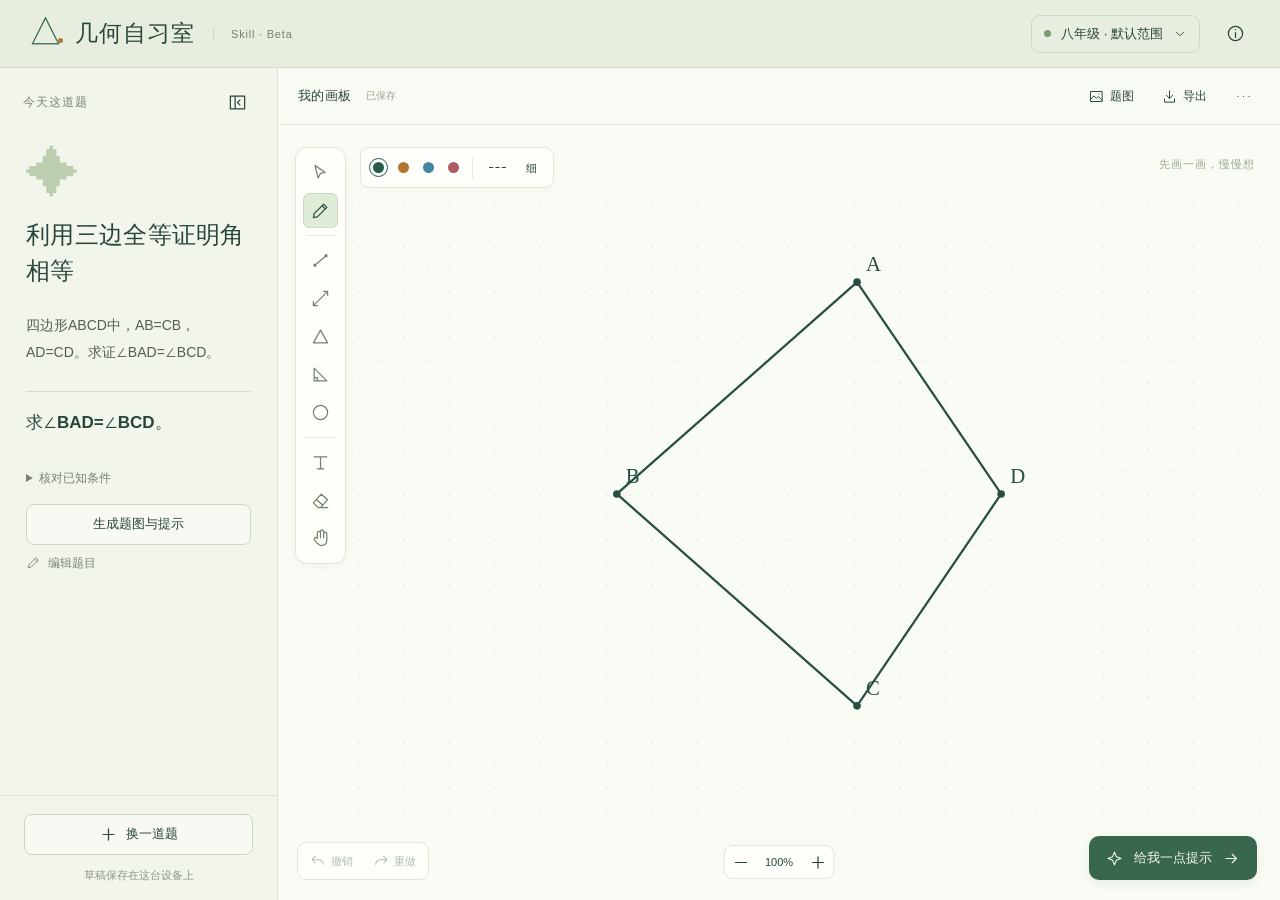
<file: examples/verified/kiteSSS/learning.html>
<!doctype html>
<html lang="zh-CN">
<head>
  <meta charset="utf-8">
  <meta name="viewport" content="width=device-width, initial-scale=1">
  <meta name="color-scheme" content="light">
  <title>利用三边全等证明角相等 · 几何自习室</title>
  <style>
:root{--ink:#29463c;--muted:#748174;--green:#32634f;--deep:#254d3b;--soft:#e7eddf;--line:#dce3d5;--paper:#f9fbf5;--warm:#b4762c;--panel:#f1f5ec;--radius:12px;font-family:"PingFang SC","Microsoft YaHei",sans-serif;color:var(--ink);background:var(--soft);font-synthesis:none}
*{box-sizing:border-box}body{margin:0;overflow:hidden}button,input,textarea,select{font:inherit}button,a,input,textarea,select{-webkit-tap-highlight-color:transparent}button{cursor:pointer;color:inherit;border:0;background:none}button:disabled{cursor:default;opacity:.35}button:not(:disabled):hover{filter:brightness(.96)}button:focus-visible,a:focus-visible,select:focus-visible,input:focus-visible,textarea:focus-visible{outline:3px solid #90af89;outline-offset:3px}button svg,.icon{width:19px;height:19px;display:block;flex:none}button{display:inline-flex;align-items:center;justify-content:center;gap:8px}h1,h2,p{margin:0}a{color:inherit;text-decoration:none}[hidden]{display:none!important}select{cursor:pointer}select,input,textarea{color:var(--ink)}
.app-header{height:68px;display:flex;align-items:center;padding:0 28px;gap:18px;border-bottom:1px solid #d4ddcc;background:#e8eedf}.brand{display:flex;align-items:center;gap:11px;font-family:"Songti SC","STSong",serif;font-weight:700;font-size:23px;letter-spacing:1px}.brand-mark{font-family:Georgia,serif;position:relative;font-size:35px;line-height:1;color:var(--green);font-weight:400;transform:translateY(-2px)}.brand-mark i{position:absolute;width:5px;height:5px;border-radius:50%;background:var(--warm);right:1px;bottom:6px}.prototype-label{font-size:11px;color:#778371;letter-spacing:.8px;border-left:1px solid #cdd7c3;padding-left:17px}.header-spacer{flex:1}.settings-button{font-size:13px;gap:10px;padding:9px 12px;border:1px solid #cdd8c6;border-radius:9px}.settings-button svg{width:14px;height:14px}.profile-dot{width:7px;height:7px;border-radius:50%;background:#789b70}.icon-button{width:34px;height:34px;border-radius:7px;flex:none;padding:7px}.icon-button:not(:disabled):hover{background:#e2e9da}
.workspace{height:calc(100dvh - 68px);display:grid;grid-template-columns:278px minmax(0,1fr);overflow:hidden}.workspace.has-hints{grid-template-columns:278px minmax(0,1fr) 312px}.workspace.question-collapsed{grid-template-columns:minmax(0,1fr)}.workspace.question-collapsed.has-hints{grid-template-columns:minmax(0,1fr) 312px}.question-panel{background:#f1f5ec;border-right:1px solid var(--line);display:flex;flex-direction:column;min-height:0}.panel-top{height:68px;display:flex;align-items:center;justify-content:space-between;padding:0 23px;flex:none}.eyebrow{font-size:12px;color:#778570;letter-spacing:1px}.question-content{padding:12px 26px 24px;overflow:auto;flex:1}.lesson-number{font-family:Georgia,serif;font-size:54px;color:#bdcdb0;font-weight:400;margin-bottom:15px;line-height:1}.question-content h1{font-family:"Songti SC","STSong",serif;font-size:24px;line-height:1.5;font-weight:600;letter-spacing:.3px;margin-bottom:23px}.question-text{font-size:14px;line-height:1.95;color:#526151;text-wrap:pretty}.question-text p{margin-bottom:15px}.question-text strong,.question-text b{font-weight:600;color:#324b3e}.question-goal{margin-top:24px;padding:17px 0;border-top:1px solid #d7e0ce;font-size:17px;font-weight:600;line-height:1.6}.quiet-button{padding:10px 0;color:#7a8977;font-size:12px}.quiet-button svg{width:14px;height:14px}.question-bottom{padding:18px 24px 17px;border-top:1px solid var(--line)}.local-note{margin-top:13px;font-size:11px;color:#8b9784;text-align:center}.outline-button,.primary-button{min-height:41px;padding:10px 15px;font-size:13px;border-radius:8px;line-height:1.4}.outline-button{border:1px solid #ccd8c2;background:#f7f9f2}.primary-button{background:var(--green);color:white}.primary-button svg{width:16px;height:16px}.full-width{width:100%}
.board-panel{display:flex;min-width:0;min-height:0;flex-direction:column;position:relative}.board-header{height:57px;background:#f8faf4;display:flex;align-items:center;gap:10px;padding:0 20px;border-bottom:1px solid #e3e8dc;flex:none;position:relative;z-index:4}.board-header h2{font-size:13px;font-weight:500;letter-spacing:.4px}.save-status{font-size:10px;color:#9ba793;margin-left:4px}.compact-button{font-size:12px;padding:7px 9px;gap:6px;border-radius:6px}.compact-button svg{width:15px;height:15px}.board-surface{position:relative;flex:1;min-height:0;background:var(--paper);overflow:hidden;isolation:isolate}.board-surface>svg{width:100%;height:100%;display:block;touch-action:none;user-select:none;-webkit-user-select:none}.board-surface #lessonLayer{pointer-events:none}.drawing-toolbar{position:absolute;left:17px;top:22px;display:flex;flex-direction:column;gap:3px;padding:7px;background:#fefffb;border:1px solid #dfe6d6;border-radius:12px;box-shadow:0 3px 12px #3a51240a}.drawing-toolbar button{width:35px;height:35px;border-radius:7px;color:#75816d;position:relative}.drawing-toolbar button[aria-pressed=true]{color:var(--deep);background:#e1ecd8;box-shadow:inset 0 0 0 1px #cddbc3}.drawing-toolbar button:not([aria-pressed=true]):hover{background:#f0f4e9}.tool-divider{height:1px;background:#e5eade;margin:4px 3px;display:block}.pen-options{position:absolute;top:22px;left:82px;display:flex;align-items:center;padding:7px 9px;gap:8px;background:#fefffb;border:1px solid #e0e6d8;border-radius:9px;box-shadow:0 3px 12px #3a512407}.pen-options .tool-divider{height:20px;width:1px;margin:0 2px}.color-button{width:17px;height:17px;border-radius:50%;background:var(--swatch);padding:0;border:3px solid #fff}.color-button.selected{outline:1.5px solid var(--swatch)}.pen-options .icon-button{height:25px;width:28px;padding:4px}.pen-options .icon-button[aria-pressed=true]{background:#e1ecd8}.pen-options select{appearance:none;border:0;background:transparent;width:25px;font-size:11px;text-align:center;padding:2px}.history-controls{position:absolute;bottom:20px;left:19px;display:flex;gap:2px;background:#fefffb;border:1px solid #e0e6d8;border-radius:9px;padding:3px}.history-controls .icon-button{width:30px;height:30px}.zoom-controls{position:absolute;bottom:21px;left:50%;transform:translateX(-50%);display:flex;align-items:center;border:1px solid #dfe5d7;border-radius:9px;background:#fefffb;padding:2px}.zoom-controls .icon-button{width:28px;height:28px}.zoom-controls button:nth-child(2){min-width:49px;font-size:11px;font-variant-numeric:tabular-nums}.hint-launch{position:absolute;right:23px;bottom:20px;color:#f8fbef;background:#38664e;border-radius:10px;padding:13px 17px;font-size:13px;gap:11px;box-shadow:0 4px 12px #27452a13}.hint-launch svg{width:17px;height:17px}.board-mode{position:absolute;right:25px;top:32px;font-size:11px;letter-spacing:1px;color:#9aab90;pointer-events:none}.workspace.has-hints .board-mode{display:none}.workspace.has-hints .hint-launch{display:none}.popover-menu{position:absolute;z-index:30;right:15px;top:49px;background:#fffef8;box-shadow:0 8px 28px #20331e1a;border:1px solid #d8e1cd;border-radius:9px;padding:5px;width:155px}.popover-menu button{padding:11px;font-size:12px;justify-content:flex-start;width:100%;border-radius:5px}.popover-menu button:hover{background:#eef3e6}
.hint-panel{background:#f3f6ed;border-left:1px solid var(--line);display:flex;flex-direction:column;min-height:0}.hint-panel .panel-top{border-bottom:1px solid #e2e7d9;height:57px;padding:0 20px}.hint-scroll{padding:23px 24px;overflow:auto;flex:1}.method-row select{width:100%;border:1px solid #d3ddc9;border-radius:7px;background:#fafcf6;font-size:13px;padding:10px 30px 10px 12px}.knowledge-note{font-size:10px;color:#89927e;line-height:1.7;margin:10px 0 27px}.step-progress{display:flex;gap:5px;margin-bottom:24px}.step-progress span{height:3px;flex:1;border-radius:5px;background:#dce5d2}.step-progress span.done{background:#94ae82}.step-progress span.current{background:#52784e}.step-count{font-size:11px;letter-spacing:1.2px;color:#8b9c7e;margin-bottom:12px}.hint-scroll h2{font-family:"Songti SC","STSong",serif;font-size:23px;line-height:1.5;margin-bottom:19px}.step-prompt{font-size:15px;line-height:1.9;color:#465c49;text-wrap:pretty}.small-hint{margin-top:20px;padding:14px 0 0;border-top:1px solid #dce4d2;font-size:13px;line-height:1.9;color:#788767}.explanation{margin-top:18px;font-size:13px;line-height:1.9;color:#42533d;background:#e7eedc;padding:16px;border-radius:8px}.explanation p{margin-bottom:10px}.explanation p:last-child{margin:0}.explanation strong{color:#294c33}.explanation .formula{display:block;margin:8px 0;font-family:Georgia,"Songti SC",serif;font-size:17px}.hint-scroll>#revealStep{margin-top:24px}.hint-bottom{border-top:1px solid #dce4d2;padding:17px 22px;display:flex;gap:12px}.hint-bottom>.primary-button{flex:1;justify-content:space-between}.hint-bottom .icon-button{height:41px;width:41px;border:1px solid #d1ddc5}.hint-empty{font-size:14px;line-height:1.9;margin-top:20px}.hint-empty button{margin-top:15px}.math{font-family:Georgia,"Songti SC",serif}#lessonLayer text{font-family:Georgia,"Songti SC",serif}#lessonLayer [data-aux]{animation:aux-in .38s ease-out both}@keyframes aux-in{from{opacity:0}to{opacity:1}}
.modal{border:1px solid #cbd7bf;background:#f8faf3;color:var(--ink);width:min(520px,calc(100% - 32px));border-radius:17px;padding:28px;box-shadow:0 25px 100px #17351f30;max-height:calc(100dvh - 50px);overflow:auto}.modal::backdrop{background:#263c2c55;backdrop-filter:blur(3px)}.small-modal{width:min(420px,calc(100% - 32px))}.question-modal{width:min(580px,calc(100% - 32px))}.modal-heading{display:flex;align-items:center;justify-content:space-between;margin-bottom:23px;gap:18px}.modal-heading h2{font-family:"Songti SC","STSong",serif;font-weight:600;font-size:24px}.modal-heading .icon-button{margin-right:-7px}.form-row{display:flex;gap:15px}.form-row label{flex:1;font-size:12px}.form-row select{display:block;width:100%;margin-top:8px}.modal select,.modal input:not([type=checkbox]):not([type=range]),.modal textarea{border:1px solid #ccd8c2;border-radius:7px;background:#fefff9;padding:11px 12px;font-size:14px}.field-label{display:block;font-size:12px;margin-top:20px}.field-label input,.field-label textarea{display:block;width:100%;margin-top:8px;line-height:1.7}.modal textarea{resize:vertical;min-height:120px}.modal fieldset{padding:0;border:0;margin:22px 0 0}.modal legend{font-size:12px;margin-bottom:14px}.knowledge-choices{display:grid;grid-template-columns:1fr 1fr;gap:12px}.knowledge-choices label{font-size:13px;display:flex;align-items:center;gap:8px}.knowledge-choices input{accent-color:var(--green);width:16px;height:16px;margin:0}.form-note{font-size:12px;color:#859178;line-height:1.85;margin-top:16px}.modal-actions{margin-top:25px;display:flex;justify-content:flex-end;gap:10px}.example-picker{display:grid;grid-template-columns:1fr 1fr;gap:12px}.example-picker button{text-align:left;justify-content:flex-start;align-items:flex-start;padding:15px;border:1px solid #d5dfcb;border-radius:9px;flex-direction:column;gap:7px}.example-picker button span{font-size:10px;color:#8e9c83}.example-picker button strong{font-size:13px;font-weight:500;line-height:1.6}.example-picker button.active{border-color:#7d9b6c;background:#eaf1e0}.about-text{font-size:15px;line-height:1.9}.photo-move{display:flex;align-items:center;margin-top:15px;gap:6px}.photo-move .quiet-button{margin-left:auto}.toast{position:fixed;left:50%;bottom:28px;transform:translateX(-50%);z-index:90;background:#294b3d;color:#f5f9ed;box-shadow:0 5px 22px #19381d28;border-radius:9px;padding:12px 20px;max-width:90vw;font-size:13px;line-height:1.7;text-align:center;pointer-events:none}
@media(min-width:1650px){.workspace{grid-template-columns:310px minmax(0,1fr)}.workspace.has-hints{grid-template-columns:310px minmax(0,1fr) 340px}.question-content{padding:18px 30px}.question-text{font-size:15px}.hint-scroll{padding:28px}}
@media(max-width:1150px){.workspace{grid-template-columns:240px minmax(0,1fr)}.workspace.has-hints{grid-template-columns:210px minmax(0,1fr) 280px}.question-content{padding:10px 20px}.question-content h1{font-size:21px}.panel-top{padding:0 18px}.hint-scroll{padding:20px}.question-text{font-size:13px}.board-mode{display:none}.workspace.has-hints .pen-options{top:18px;left:74px;gap:4px;padding:6px}.workspace.has-hints .drawing-toolbar{left:12px;top:18px}.workspace.has-hints .hint-launch{right:14px}.board-header{padding:0 12px}.save-status{display:none}}
@media(max-width:850px){.app-header{padding:0 17px;gap:12px;height:60px}.brand{font-size:20px}.prototype-label{display:none}.workspace{height:calc(100dvh - 60px);grid-template-columns:220px minmax(0,1fr)}.workspace.has-hints{grid-template-columns:minmax(0,1fr) 280px}.workspace.has-hints .question-panel{display:none}.workspace.has-hints #expandQuestion{display:inline-flex!important}.workspace.question-collapsed.has-hints{grid-template-columns:minmax(0,1fr) 280px}.pen-options{left:74px;gap:4px}.drawing-toolbar{left:12px}.hint-launch{padding:12px;gap:7px;right:14px}.zoom-controls{left:auto;right:14px;bottom:74px;transform:none}.workspace.has-hints .zoom-controls{bottom:22px}.board-header{gap:3px}.board-header .compact-button{padding:7px}.profile-dot{display:none}}
@media(max-width:600px){body{overflow:auto}.app-header{gap:7px;padding:0 12px}.brand{font-size:18px;letter-spacing:0;gap:7px}.brand-mark{font-size:30px}.settings-button{padding:8px;font-size:11px;gap:6px}.app-header>#aboutButton{width:28px}.workspace{height:calc(100dvh - 60px);min-height:590px;display:flex;flex-direction:column;overflow:auto}.question-panel{max-height:185px;border-right:0;border-bottom:1px solid var(--line);flex:none}.question-panel .panel-top{height:36px;padding:0 16px}.question-content{padding:5px 17px 12px;display:grid;grid-template-columns:1fr auto;gap:7px}.lesson-number{display:none}.question-content h1{font-size:17px;margin:0;grid-column:1/-1}.question-text{grid-column:1/-1;font-size:12px;line-height:1.8}.question-text p{margin:0}.question-goal{font-size:13px;margin:0;padding:0;border:0}.question-content .quiet-button{padding:0}.question-bottom{display:none}.board-panel{min-height:400px;flex:1}.board-header{height:45px}.drawing-toolbar{top:64px;left:8px;padding:4px;gap:0}.drawing-toolbar button{width:29px;height:29px}.drawing-toolbar button svg{width:16px;height:16px}.drawing-toolbar .tool-divider{margin:3px}.pen-options{left:12px;top:12px}.board-mode{display:none}.hint-launch{font-size:12px;bottom:16px;right:12px}.history-controls{left:9px;bottom:16px}.zoom-controls{bottom:67px;right:12px}.workspace.has-hints .question-panel{display:none}.workspace.has-hints .board-panel{min-height:340px;flex:1}.hint-panel{max-height:44dvh;min-height:240px;border-left:0;border-top:1px solid var(--line);flex:none}.hint-panel .panel-top{height:39px}.hint-scroll{padding:12px 19px}.method-row{float:right;max-width:48%;margin-left:10px}.method-row select{padding:7px;font-size:11px}.knowledge-note{margin:0 0 12px;max-width:47%;font-size:9px}.step-progress{clear:both;margin-bottom:9px;max-width:130px}.step-count{font-size:10px;margin-bottom:6px}.hint-scroll h2{font-size:19px;margin-bottom:8px}.step-prompt{font-size:13px;line-height:1.8}.hint-bottom{padding:9px 17px;gap:10px}.hint-bottom .primary-button{min-height:35px}.hint-bottom .icon-button{height:35px}.hint-scroll>#revealStep{margin-top:12px}.explanation,.small-hint{font-size:12px;padding:12px;margin-top:12px}.modal{padding:22px}.example-picker{gap:8px}.example-picker button{padding:10px}.toast{bottom:16px}.workspace.has-hints .zoom-controls{bottom:16px}.workspace.has-hints .pen-options{top:12px;left:12px}.workspace.has-hints .drawing-toolbar{top:57px;left:8px}.workspace.question-collapsed .question-panel{display:none}}
@media(max-width:600px){.drawing-toolbar,.workspace.has-hints .drawing-toolbar{top:12px;left:10px;right:10px;flex-direction:row;gap:1px;overflow-x:auto;padding:4px;border-radius:8px}.pen-options,.workspace.has-hints .pen-options{top:55px;left:12px}.drawing-toolbar button{flex:none;width:28px;height:28px}.drawing-toolbar .tool-divider{height:20px;width:1px;flex:none;margin:4px 3px}.board-surface>svg{min-height:295px}}
@media(prefers-reduced-motion:reduce){*,*::before,*::after{animation:none!important;transition:none!important;scroll-behavior:auto!important}}
.generation-box{margin:16px 0;padding:12px;border:1px solid #d5dfc9;border-radius:8px;background:#eaf0e1;font-size:12px;line-height:1.8;overflow-wrap:anywhere;white-space:pre-line}.generation-box .quiet-button{padding-bottom:0}.history-controls .icon-button{width:auto;min-width:58px;padding:7px 9px;font-size:11px;gap:5px}.history-controls .icon-button svg{width:16px;height:16px}.explanation{white-space:normal}.example-picker:empty{display:none}
@media(max-width:600px){.history-controls .icon-button{min-width:46px;padding:5px;font-size:10px}.history-controls .icon-button svg{width:13px;height:13px}.generation-box{margin:6px 0;grid-column:1/-1}.question-content>#generateCurrent{grid-column:1/-1}}

.parsed-conditions{font-size:12px;line-height:1.9;margin:14px 0;grid-column:1/-1}.parsed-conditions summary{cursor:pointer;color:var(--muted)}.parsed-conditions ul{padding-left:18px}.step-reason{padding-top:10px;border-top:1px solid var(--line);font-size:.92em}

.source-views{display:flex;justify-content:center;gap:4px;padding:6px 12px;border-bottom:1px solid var(--line);background:#f2f6e9;flex:none}.source-views button{font-size:12px;padding:6px 14px;border-radius:6px;color:#607658}.source-views button[aria-pressed=true]{background:#dce8d2;color:#284d3e}.context-explanation{margin-top:12px;padding-top:12px;border-top:1px solid var(--line)}
/* Keep drawing content outside the floating toolbars and bottom actions. */
.board-surface>svg#drawingBoard{position:absolute;left:76px;top:76px;width:calc(100% - 92px);height:calc(100% - 144px);min-height:0}
@media(max-width:600px){.board-surface>svg#drawingBoard{left:8px;top:102px;width:calc(100% - 16px);height:calc(100% - 160px);min-height:0}}

</style>
</head>
<body>

<header class="app-header">
  <a class="brand" href="#" aria-label="几何自习室首页"><span class="brand-mark" aria-hidden="true">△<i></i></span><span>几何自习室</span></a>
  <span class="prototype-label">Skill · Beta</span>
  <div class="header-spacer"></div>
  <button id="settingsButton" class="settings-button" aria-haspopup="dialog"><span class="profile-dot"></span><span id="profileSummary">设置学习范围</span><span data-icon="chevronDown"></span></button>
  <button id="aboutButton" class="icon-button" aria-label="使用说明" title="使用说明" data-icon="info"></button>
</header>

<main id="workspace" class="workspace">
  <aside class="question-panel" id="questionPanel" aria-label="题目">
    <div class="panel-top"><span class="eyebrow">今天这道题</span><button id="collapseQuestion" class="icon-button" aria-label="收起题目" title="收起题目" data-icon="panelLeft"></button></div>
    <div class="question-content">
      <div class="lesson-number" id="lessonNumber">01</div>
      <h1 id="questionTitle"></h1>
      <div id="questionText" class="question-text"></div>
      <div class="question-goal" id="questionGoal"></div>
      <details id="parsedConditions" class="parsed-conditions" hidden><summary>核对已知条件</summary><ul id="parsedConditionList"></ul></details>
      <div id="generationBox" class="generation-box" hidden><p id="generationStatus" role="status"></p><button id="cancelGeneration" class="quiet-button" hidden>取消生成</button></div>
      <button id="generateCurrent" class="outline-button full-width" hidden>生成题图与提示</button>
      <button id="editQuestion" class="quiet-button"><span data-icon="edit"></span>编辑题目</button>
    </div>
    <div class="question-bottom">
      <button id="newQuestion" class="outline-button full-width"><span data-icon="plus"></span>换一道题</button>
      <p class="local-note">草稿保存在这台设备上</p>
    </div>
  </aside>

  <section class="board-panel" aria-label="几何画板">
    <div class="board-header">
      <button id="expandQuestion" class="icon-button" aria-label="展开题目" title="展开题目" data-icon="panelLeft" hidden></button>
      <h2>我的画板</h2><span id="saveStatus" class="save-status" role="status">已保存</span>
      <div class="header-spacer"></div>
      <button id="photoButton" class="compact-button"><span data-icon="image"></span><span>题图</span></button>
      <button id="exportButton" class="compact-button"><span data-icon="download"></span><span>导出</span></button>
      <button id="moreButton" class="icon-button" aria-label="更多画板操作" title="更多画板操作" aria-expanded="false" data-icon="more"></button>
      <div id="moreMenu" class="popover-menu" hidden>
        <button id="saveSession">保存学习记录</button><button id="loadSession">打开学习记录</button>
        <button id="exportRequest">交给其他 Agent</button><button id="importLesson">导入 Agent 解题</button>
        <button id="clearDrawing">清空我的笔迹</button>
      </div>
    </div>
    <div id="sourceViews" class="source-views" role="group" aria-label="画板视图" hidden><button data-board-view="compare">对照</button><button data-board-view="photo">原题图</button><button data-board-view="redraw">重绘图</button></div>
    <div class="board-surface" id="boardSurface">
      <svg id="drawingBoard" xmlns="http://www.w3.org/2000/svg" viewBox="0 0 1000 700" role="img" aria-label="几何题图与自由绘画区">
        <defs><clipPath id="boardViewClip" clipPathUnits="userSpaceOnUse"><rect data-view-clip x="0" y="0" width="1000" height="700"/></clipPath><pattern id="dotGrid" width="25" height="25" patternUnits="userSpaceOnUse"><circle cx="1" cy="1" r="0.7" fill="#c7d4c0"/></pattern></defs>
        <rect id="boardBackground" x="-10000" y="-10000" width="20000" height="20000" fill="#f9fbf5"/>
        <rect x="-10000" y="-10000" width="20000" height="20000" fill="url(#dotGrid)"/>
        <g clip-path="url(#boardViewClip)"><g id="photoLayer"></g><g id="contextLayer"></g><g id="lessonLayer"></g><g id="userLayer"></g></g>
      </svg>
      <div class="drawing-toolbar" role="toolbar" aria-label="绘图工具">
        <button data-tool="select" data-icon="cursor" aria-label="选择与移动" title="选择与移动 (V)"></button>
        <button data-tool="pen" data-icon="pen" aria-label="自由书写" title="自由书写 (P)"></button>
        <span class="tool-divider"></span>
        <button data-tool="line" data-icon="line" aria-label="线段" title="线段 (L)"></button>
        <button data-tool="straight" data-icon="straight" aria-label="直线" title="直线"></button>
        <button data-tool="triangle" data-icon="triangle" aria-label="三角形" title="三角形"></button>
        <button data-tool="rightTriangle" data-icon="rightTriangle" aria-label="直角三角形" title="直角三角形"></button>
        <button data-tool="circle" data-icon="circle" aria-label="圆" title="圆 (C)"></button>
        <span class="tool-divider"></span>
        <button data-tool="text" data-icon="text" aria-label="文字标注" title="文字标注 (T)"></button>
        <button data-tool="eraser" data-icon="eraser" aria-label="橡皮擦" title="橡皮擦 (E)"></button>
        <button data-tool="pan" data-icon="hand" aria-label="平移画板" title="平移画板 (H)"></button>
      </div>
      <div class="pen-options" role="group" aria-label="画笔样式">
        <button class="color-button selected" data-color="#285c4d" style="--swatch:#285c4d" aria-label="墨绿色" title="墨绿色"></button>
        <button class="color-button" data-color="#b4762c" style="--swatch:#b4762c" aria-label="橙棕色" title="橙棕色"></button>
        <button class="color-button" data-color="#4286a0" style="--swatch:#4286a0" aria-label="蓝色" title="蓝色"></button>
        <button class="color-button" data-color="#af5a65" style="--swatch:#af5a65" aria-label="暗红色" title="暗红色"></button>
        <span class="tool-divider"></span><button id="dashedButton" class="icon-button" aria-label="虚线" aria-pressed="false" title="虚线" data-icon="dashed"></button>
        <select id="strokeWidth" aria-label="线条粗细"><option value="2.5">细</option><option value="4">中</option><option value="7">粗</option></select>
      </div>
      <div class="history-controls"><button id="undoButton" class="icon-button" aria-label="撤销" title="撤销 (⌘/Ctrl Z)" disabled><span data-icon="undo"></span><span>撤销</span></button><button id="redoButton" class="icon-button" aria-label="重做" title="重做 (⌘/Ctrl Shift Z)" disabled><span data-icon="redo"></span><span>重做</span></button></div>
      <div class="zoom-controls"><button id="zoomOut" class="icon-button" aria-label="缩小画板" data-icon="minus"></button><button id="zoomReset" title="适应画面" aria-label="适应画面">100%</button><button id="zoomIn" class="icon-button" aria-label="放大画板" data-icon="plus"></button></div>
      <button id="openHints" class="hint-launch"><span data-icon="spark"></span>给我一点提示<span data-icon="arrowRight"></span></button>
      <span id="boardMode" class="board-mode">先画一画，慢慢想</span>
    </div>
  </section>

  <aside id="hintPanel" class="hint-panel" aria-label="逐步提示" hidden>
    <div class="panel-top"><span class="eyebrow">一起想一想</span><button id="closeHints" class="icon-button" aria-label="回到自主思考" title="回到自主思考" data-icon="close"></button></div>
    <div class="hint-scroll">
      <div class="method-row"><select id="methodSelect" aria-label="选择解题方法"></select></div>
      <div id="knowledgeNote" class="knowledge-note"></div>
      <div id="hintProgress" class="step-progress" aria-label="提示进度"></div>
      <div id="stepCount" class="step-count"></div>
      <h2 id="stepTitle"></h2>
      <p id="stepPrompt" class="step-prompt"></p>
      <div id="smallHint" class="small-hint" hidden></div>
      <div id="explanation" class="explanation" hidden></div>
      <button id="revealStep" class="outline-button full-width">再给一点提示</button>
      <div id="hintEmpty" class="hint-empty" hidden></div>
    </div>
    <div class="hint-bottom"><button id="previousStep" class="icon-button" aria-label="上一步" title="上一步" data-icon="arrowLeft"></button><button id="nextStep" class="primary-button">下一步<span data-icon="arrowRight"></span></button></div>
  </aside>
</main>

<dialog id="settingsDialog" class="modal">
  <form id="settingsForm">
    <div class="modal-heading"><h2>我的学习范围</h2><button type="button" data-close="settingsDialog" class="icon-button" aria-label="关闭学习设置" data-icon="close"></button></div>
    <div class="form-row"><label>年级<select id="grade"><option value="7">七年级</option><option value="8">八年级</option><option value="9">九年级</option></select></label><label>教材版本<select id="edition"><option value="unknown">不确定 / 其他</option><option value="pep">人教版</option><option value="bnu">北师大版</option><option value="su">苏科版</option></select></label></div>
    <p class="form-note">自动采用所选年级的整学年常用知识范围。</p>
    <details class="grade-scope"><summary>查看默认知识范围</summary><p id="gradeScopeSummary" class="form-note"></p></details>
    <div class="modal-actions"><button type="submit" class="primary-button">保存学习范围</button></div>
  </form>
</dialog>

<dialog id="questionDialog" class="modal question-modal">
  <div class="modal-heading"><h2>换一道题</h2><button data-close="questionDialog" class="icon-button" aria-label="关闭题目输入" data-icon="close"></button></div>
  <div class="example-picker" id="examplePicker"></div>
  <label class="field-label">题目<textarea id="questionInput" rows="5" placeholder="输入一道几何题……" maxlength="6000"></textarea></label>
  <p class="form-note"><span id="connectionNote">新题可以交给当前 Agent 生成题图与分步提示。</span></p>
  <div class="modal-actions"><button id="uploadFromQuestion" class="outline-button"><span data-icon="image"></span>上传题图</button><button id="applyQuestion" class="primary-button">生成题图与提示<span data-icon="arrowRight"></span></button></div>
</dialog>

<dialog id="textDialog" class="modal small-modal"><form id="textForm"><div class="modal-heading"><h2>写一条标注</h2><button type="button" data-close="textDialog" class="icon-button" aria-label="关闭文字标注" data-icon="close"></button></div><label class="field-label">文字<input id="annotationInput" maxlength="120" autocomplete="off" required></label><div class="modal-actions"><button type="submit" class="primary-button">放到这里</button></div></form></dialog>

<dialog id="photoDialog" class="modal small-modal"><div class="modal-heading"><h2>题图</h2><button data-close="photoDialog" class="icon-button" aria-label="关闭题图设置" data-icon="close"></button></div><button id="uploadPhoto" class="outline-button full-width"><span data-icon="image"></span>选择照片</button><p class="form-note">支持 PNG、JPEG、WebP。照片放在画板上；自动通道目前只读取题目文字。导出题目时会包含照片。</p><div id="photoControls" hidden><label class="field-label">图片大小<input id="photoScale" type="range" min="30" max="150" value="100"></label><div class="photo-move" role="group" aria-label="移动题图"><button data-move="left" class="icon-button" aria-label="题图向左" data-icon="arrowLeft"></button><button data-move="up" class="icon-button" aria-label="题图向上" data-icon="arrowUp"></button><button data-move="down" class="icon-button" aria-label="题图向下" data-icon="arrowDown"></button><button data-move="right" class="icon-button" aria-label="题图向右" data-icon="arrowRight"></button><button id="removePhoto" class="quiet-button">移除题图</button></div></div></dialog>

<dialog id="confirmDialog" class="modal small-modal"><div class="modal-heading"><h2 id="confirmTitle">清空笔迹？</h2></div><p id="confirmMessage" class="form-note"></p><div class="modal-actions"><button data-close="confirmDialog" class="outline-button">取消</button><button id="confirmAction" class="primary-button">确定</button></div></dialog>

<dialog id="aboutDialog" class="modal small-modal"><div class="modal-heading"><h2>几何自习室</h2><button data-close="aboutDialog" class="icon-button" aria-label="关闭使用说明" data-icon="close"></button></div><p class="about-text">先选择年级，再输入完整题目。提示默认收起，需要时逐步展开。</p><p class="form-note">通过本地服务可调用已配置的 Agent CLI。离线页面可导出题目、导入 Agent 解题。方法按年级默认知识约束；生成内容仍需核对。</p><p class="form-note">快捷键：P 画笔 · L 线段 · C 圆 · E 橡皮 · V 选择 · H 平移。选中笔迹后按 Delete 删除。</p></dialog>
<input id="photoInput" type="file" accept="image/png,image/jpeg,image/webp" hidden>
<input id="lessonInput" type="file" accept="application/json,.json" hidden>
<input id="sessionInput" type="file" accept="application/json,.json" hidden>
<div id="toast" class="toast" role="status" hidden></div>
<script>window.GEOMETRY_BOOTSTRAP={"lesson": {"schema": "geometry-lesson/1", "request_id": "acaf2380-8c37-4788-9cbb-64cdbbd01208", "id": "equal_angles", "title": "利用三边全等证明角相等", "statement": "四边形ABCD中，AB=CB，AD=CD。求证∠BAD=∠BCD。", "givens": ["AB = CB", "AD = CD"], "goal": "求∠BAD=∠BCD。", "status": "ready", "message": "", "questions": [], "profile": {"grade": "8", "edition": "pep", "chapter": "等腰三角形与全等三角形", "knowledge": ["angle", "congruence"], "confirmed": true}, "scene": {"points": {"A": [553.29299069, 90.0], "B": [286.82803722, 325.0], "D": [713.17196278, 325.0], "C": [553.29299069, 560.0]}, "base": [{"id": "shape1", "kind": "point", "point": "A", "label": "A"}, {"id": "shape2", "kind": "point", "point": "B", "label": "B"}, {"id": "shape3", "kind": "point", "point": "D", "label": "D"}, {"id": "shape4", "kind": "point", "point": "C", "label": "C"}, {"id": "shape5", "kind": "line", "a": "A", "b": "B", "color": "ink", "dashed": false}, {"id": "shape6", "kind": "line", "a": "B", "b": "C", "color": "ink", "dashed": false}, {"id": "shape7", "kind": "line", "a": "C", "b": "D", "color": "ink", "dashed": false}, {"id": "shape8", "kind": "line", "a": "D", "b": "A", "color": "ink", "dashed": false}], "constraints": []}, "methods": [{"id": "m1", "title": "连接BD，利用SSS证明全等", "requires": ["congruence"], "steps": [{"title": "SSS", "prompt": "试着连接 BD。这两个三角形有哪些已经能确认的边长关系？", "hint": "按顶点顺序，逐一找齐三组相等的边。公共边也能算一组。", "explanation": "已知或前面已经得到：AB = CB；AD = CD。\n连接 BD。按顶点顺序比较 △ABD 和 △CBD：AB = CB；BD = BD（同一条公共边）；AD = CD。三组对应边都相等。因此，△ABD ≌ △CBD。", "uses": ["congruence"], "reason": "SSS：三组对应边分别相等", "observe": [{"id": "shape10", "kind": "line", "a": "A", "b": "B", "color": "amber", "width": 4}, {"id": "shape11", "kind": "line", "a": "A", "b": "D", "color": "amber", "width": 4}, {"id": "shape12", "kind": "line", "a": "B", "b": "C", "color": "amber", "width": 4}, {"id": "shape13", "kind": "line", "a": "C", "b": "D", "color": "amber", "width": 4}], "reveal": [{"id": "shape9", "kind": "line", "a": "B", "b": "D", "color": "amber", "dashed": true}, {"id": "shape14", "kind": "polygon", "points": ["A", "B", "D"], "fill": true, "opacity": 1, "color": "blue"}, {"id": "shape15", "kind": "polygon", "points": ["C", "B", "D"], "fill": true, "opacity": 1, "color": "amber"}]}, {"title": "全等三角形的对应角相等", "prompt": "要比较的两个角，在全等三角形中对应吗？", "hint": "按全等时的顶点顺序，找出要比较的两个对应角。", "explanation": "已知或前面已经得到：△ABD ≌ △CBD。\n因此，∠BAD = ∠BCD。", "uses": ["congruence"], "reason": "全等三角形的对应角相等", "observe": [{"id": "shape16", "kind": "line", "a": "B", "b": "A", "color": "blue", "width": 4}, {"id": "shape17", "kind": "line", "a": "A", "b": "D", "color": "blue", "width": 4}, {"id": "shape18", "kind": "line", "a": "B", "b": "C", "color": "amber", "width": 4}, {"id": "shape19", "kind": "line", "a": "C", "b": "D", "color": "amber", "width": 4}], "reveal": []}]}], "audit": {"summary": "本地构图与已知条件一致；每种解法的定理前提和目标已通过有限规则校验。", "checks": ["条件原文绑定", "逐步前提校验", "全部目标到达", "学习范围检查", "图形数值检查"], "uncertainties": ["请核对题面与提取的已知条件；这里只支持已收录的构造和定理。"]}}, "profile": {"grade": "8", "edition": "pep", "chapter": "等腰三角形与全等三角形", "knowledge": ["angle", "congruence"], "confirmed": true}, "gradeDefaults": {"version": "2026-10-24", "default_grade": "8", "basis": "按整学年常用知识设置的辅导默认范围；不是逐教材、逐学期的进度表。允许的知识范围不代表本地证明器已实现全部题型。", "sources": ["https://www.pep.com.cn/products/jc/czjks/201510/t20151026_1250721.shtml", "https://www.pep.com.cn/products/jc/jks/201602/t20160219_1258155.shtml", "https://www.pep.com.cn/xw/zt/xkzt/csazy/csax8s/"], "grades": {"7": ["angle", "parallel", "coordinate"], "8": ["angle", "parallel", "coordinate", "area", "isosceles", "congruence", "pythagoras", "factorization", "quadrilateral"], "9": ["angle", "parallel", "coordinate", "area", "isosceles", "congruence", "pythagoras", "factorization", "quadrilateral", "similarity", "circle"]}}, "photo": null, "presentation": null};window.GEOMETRY_BRIDGE=null;</script>
<script>
(function () {
  'use strict';

  const ink = '#285c4d';
  const amber = '#b4762c';
  const blue = '#4286a0';
  const escape = value => String(value).replace(/[&<>"']/g, character => ({ '&': '&amp;', '<': '&lt;', '>': '&gt;', '"': '&quot;', "'": '&#39;' }[character]));
  const points = list => list.map(point => point.join(',')).join(' ');
  const line = (a, b, color = ink, extra = '') => `<line x1="${a[0]}" y1="${a[1]}" x2="${b[0]}" y2="${b[1]}" stroke="${color}" ${extra.includes('stroke-width=') ? '' : 'stroke-width="2.8"'} stroke-linecap="round" ${extra}/>`;
  const label = (x, y, text, color = ink, extra = '') => `<text x="${x}" y="${y}" fill="${color}" ${extra.includes('font-size=') ? '' : 'font-size="20"'} font-family="system-ui, sans-serif" ${extra}>${escape(text)}</text>`;
  const point = (p, name, dx = 10, dy = -12, color = ink) => `<circle cx="${p[0]}" cy="${p[1]}" r="3.5" fill="${color}"/>${label(p[0] + dx, p[1] + dy, name, color)}`;
  const fill = (list, color) => `<polygon points="${points(list)}" fill="${color}" fill-opacity="0.12" stroke="none"/>`;
  const aux = (name, markup) => `<g data-aux="${name}">${markup}</g>`;
  const dash = 'stroke-dasharray="8 7"';
  const right = (vertex, first, second, color = ink, size = 13) => {
    const unit = target => {
      const dx = target[0] - vertex[0], dy = target[1] - vertex[1];
      const length = Math.hypot(dx, dy);
      return [dx / length * size, dy / length * size];
    };
    const a = unit(first), b = unit(second);
    return `<polyline points="${points([[vertex[0] + a[0], vertex[1] + a[1]], [vertex[0] + a[0] + b[0], vertex[1] + a[1] + b[1]], [vertex[0] + b[0], vertex[1] + b[1]]])}" fill="none" stroke="${color}" stroke-width="1.8"/>`;
  };
  const tick = (a, b, count = 1, color = ink) => {
    const dx = b[0] - a[0], dy = b[1] - a[1], length = Math.hypot(dx, dy);
    const u = [dx / length, dy / length], normal = [-u[1], u[0]];
    let markup = '';
    for (let index = 0; index < count; index++) {
      const offset = (index - (count - 1) / 2) * 7;
      const middle = [(a[0] + b[0]) / 2 + u[0] * offset, (a[1] + b[1]) / 2 + u[1] * offset];
      markup += line([middle[0] - normal[0] * 6, middle[1] - normal[1] * 6], [middle[0] + normal[0] * 6, middle[1] + normal[1] * 6], color);
    }
    return markup;
  };

  // Exact Euclidean coordinates, transformed only by a uniform scale and translation.
  // Diagram coordinates are presentation data, never evidence for a proof.
  const geometry = {
    C: [260, 400], A: [428, 400], B: [260, 232], M: [512, 400],
    P: [680, 148], N: [260, 568], Q: [708, 120], E: [512, 316], D: [680, 400]
  };

  function baseAreaDiagram() {
    const { A, B, C, M, P, N, Q } = geometry;
    return [
      line(C, M), line(B, N), line(A, B), line(B, M), line(M, P), line(N, Q),
      right(C, A, B), right(A, B, P), right(M, B, P),
      point(A, 'A', -12, 28), point(B, 'B', -26, -12), point(C, 'C', -28, 5),
      point(M, 'M', -6, 28), point(P, 'P', 12, 2), point(N, 'N', -8, 30), point(Q, 'Q', 10, -8),
      label(335, 426, '6'), label(230, 323, '6')
    ].join('');
  }

  function renderArea(methodId, stepIndex, revealed) {
    const { A, B, C, M, P, N, E, D } = geometry;
    const done = index => stepIndex > index || (stepIndex === index && revealed === true);
    let behind = '', above = '';
    if (stepIndex >= 0) {
      if (stepIndex === 0) behind += fill([A, C, N], blue);
      if (done(0)) above += aux('cn-length', line(C, N, blue) + label(158, 495, 'CN = 6', blue));
    }
    if (methodId === 'pythagoras') {
      if (stepIndex === 1) behind += fill([A, M, P], amber) + fill([A, M, N], blue);
      if (done(1)) {
        above += aux('PD', line(M, D, amber, dash) + line(P, D, blue, dash) + right(D, A, P, blue) + point(D, 'D', 10, 28, blue));
        above += aux('height-values', label(702, 278, 'PD = 9', blue) + label(542, 454, 'AD = 9', amber));
      }
      if (stepIndex === 2) behind += fill([B, C, M], amber) + (done(1) ? fill([P, D, M], blue) : '');
      if (done(2)) above += aux('unknown-length', label(460, 374, 'x', amber) + label(320, 454, 'CM = x + 6', amber));
      if (stepIndex === 3) behind += fill([A, B, P], blue);
      if (done(3)) above += aux('BP', line(B, P, blue, dash));
      if (stepIndex === 4) behind += fill([B, M, P], amber);
      if (stepIndex === 5) behind += fill([A, M, P], amber) + fill([A, M, N], blue);
      if (done(5)) above += '<g data-answer="CM">' + label(370, 630, 'CM = 9', ink, 'font-size="26" font-weight="700"') + '</g>';
    } else {
      if (stepIndex === 1) above += line(A, M, amber) + line(A, P, amber);
      if (done(1)) {
        above += aux('ME', line(M, E, amber, dash) + right(M, A, E, amber) + point(E, 'E', -27, -10, amber));
        above += aux('equal-AM-ME', tick(A, M, 1, amber) + tick(M, E, 1, amber));
      }
      if (stepIndex === 2 || stepIndex === 3) behind += fill([A, M, B], blue) + fill([E, M, P], amber);
      if (done(2)) above += aux('equal-135', label(385, 365, '135°', blue) + label(533, 338, '135°', amber));
      if (stepIndex === 4) behind += fill([A, M, B], blue) + fill([A, M, N], amber);
      if (stepIndex === 5) behind += fill([A, M, E], blue) + fill([E, M, P], amber);
      if (stepIndex === 6) behind += fill([A, M, E], amber) + fill([A, M, N], blue);
      if (done(5)) above += aux('area-relation', label(310, 630, 'S△AME = ½ S△AMN', blue));
      if (done(6)) {
        above += aux('ME-value', label(534, 374, 'ME = 3', amber));
        above += '<g data-answer="CM">' + label(390, 674, 'CM = 9', ink, 'font-size="26" font-weight="700"') + '</g>';
      }
    }
    return `<g>${behind}${baseAreaDiagram()}${above}</g>`;
  }

  const areaLesson = {
    id: 'area-ratio',
    title: '等腰直角三角形中的面积比',
    shortTitle: '面积比与辅助线',
    statementHTML: '<p>在△ABC中，∠ACB = 90°，AC = BC = 6。M在线段CA的延长线上（C、A、M依次排列）。过A作AQ ⟂ AB，过M作BM的垂线，与AQ交于P。PA的延长线与BC的延长线交于N。</p><p>已知 S<sub>△AMP</sub> = 3/2 S<sub>△AMN</sub>。</p>',
    givens: ['∠ACB = 90°，AC = BC = 6', 'C、A、M依次共线', 'AQ ⟂ AB，P在AQ上，MP ⟂ BM', 'P、A、N共线；B、C、N共线', 'S△AMP = 3/2 S△AMN'],
    goalHTML: '求 <strong>CM</strong> 的长。',
    methods: [
      {
        id: 'congruence-area',
        title: '全等与面积：补一条短线',
        requires: ['angle', 'area', 'isosceles', 'congruence'],
        steps: [
          {
            title: '先找到一个能确定的长度',
            prompt: '看△ACN：你能先找到它的两个锐角吗？',
            hint: '先用△ABC的等腰直角条件，再看AB与AN互相垂直。',
            explanation: '<p>△ABC是等腰直角三角形，所以∠CAB = 45°。又因为AN ⟂ AB，∠CAN = 90° − 45° = 45°。</p><p>∠ACN = 90°，所以∠ANC也等于45°。于是△ACN也是等腰直角三角形，<strong>CN = AC = 6</strong>。</p>'
          },
          {
            title: '补一条短线，让小三角形出现',
            prompt: '从M向上作AM的垂线，碰到AP时，会得到什么三角形？',
            hint: '把交点叫E；△AME有一个直角，也有一个45°角。',
            explanation: '<p>过M作 <strong>ME ⟂ AM</strong>，交AP于E。∠MAE = 45°，∠AME = 90°，所以△AME是等腰直角三角形。</p><p>因此 <strong>AM = ME</strong>。先记住这对相等的边，不急着求数值。</p>'
          },
          {
            title: '找两块可以比较的三角形',
            prompt: '比较蓝色△AMB和棕色△EMP：A处、E处的角分别是多少？',
            hint: 'A处的角与45°角组成平角；E处也有同样的关系。',
            explanation: '<p>C、A、M在一条直线上，所以∠MAB = 180° − 45° = 135°。</p><p>A、E、P在一条直线上，且∠AEM = 45°，所以∠MEP = 135°。</p><p>两块三角形已有 <strong>∠MAB = ∠MEP</strong>，以及上一小步找到的 <strong>AM = ME</strong>。</p>'
          },
          {
            title: '再找到一对相等的角',
            prompt: 'M处的两个小角∠AMB、∠EMP，能用同一个角来表示吗？',
            hint: '它们都与∠BME凑成90°：一个来自AM ⟂ ME，一个来自BM ⟂ MP。',
            explanation: '<p>∠AMB + ∠BME = 90°，∠BME + ∠EMP = 90°。减去同一个角，得到 <strong>∠AMB = ∠EMP</strong>。</p><p>两角和它们夹着的边分别相等，由ASA得到 <strong>△AMB ≌ △EMP</strong>。因此它们的面积也相等。</p>'
          },
          {
            title: '把面积换成同一块来比较',
            prompt: '△AMB与△AMN都以AM为底，它们的高有什么关系？',
            hint: '顶点B、N到直线AM的距离，分别就是BC、CN。',
            explanation: '<p>它们的底都是AM，高分别是BC和CN，而 <strong>BC = CN = 6</strong>，所以 S<sub>△AMB</sub> = S<sub>△AMN</sub>。</p><p>结合刚才的全等结论，得到 <strong>S<sub>△EMP</sub> = S<sub>△AMN</sub></strong>。</p>'
          },
          {
            title: '从大三角形里减去一块',
            prompt: '△AMP被ME分成哪两块？减去△EMP后，还剩多少面积？',
            hint: '整块是△AMN面积的3/2；减掉的那块恰好是△AMN面积的1倍。',
            explanation: '<p>△AMP由△AME与△EMP拼成。已知整块的面积是3/2份，△EMP占1份。</p><p>所以剩下 <strong>S<sub>△AME</sub> = (3/2 − 1)S<sub>△AMN</sub> = 1/2 S<sub>△AMN</sub></strong>。</p>'
          },
          {
            title: '用面积比找到长度',
            prompt: '△AME与△AMN有同一条底AM。面积只剩一半，对应的高呢？',
            hint: '两个高是ME与CN。再想想AM与ME是什么关系，以及题目最终求哪一段。',
            explanation: '<p>同底三角形的面积比等于高之比。因此 ME = CN ÷ 2 = 6 ÷ 2 = <strong>3</strong>。</p><p>又因为AM = ME，所以AM = 3。题目求的是CM：</p><p><strong>CM = CA + AM = 6 + 3 = 9。</strong></p>'
          }
        ]
      },
      {
        id: 'pythagoras',
        title: '勾股定理：列式求未知长度',
        requires: ['angle', 'area', 'isosceles', 'pythagoras', 'factorization'],
        steps: [
          {
            title: '先确定共底三角形的一条高',
            prompt: '△ACN为什么也是等腰直角三角形？',
            hint: '先找45°，再用三角形内角和。',
            explanation: '<p>由△ABC等腰且∠ACB = 90°，得到∠CAB = 45°。AN ⟂ AB，所以∠CAN = 45°。</p><p>∠ACN = 90°，于是∠ANC = 45°，得到 <strong>CN = AC = 6</strong>。</p>'
          },
          {
            title: '把面积比变成高的比',
            prompt: '从P向直线AM作垂线PD。PD与CN的比，应该是多少？',
            hint: '△AMP、△AMN共底AM；面积比就是两条高的比。',
            explanation: '<p>作 <strong>PD ⟂ 直线AM</strong>，垂足为D。由共同的底AM，PD / CN = 3/2，所以 <strong>PD = 9</strong>。</p><p>∠PAD = 45°，∠ADP = 90°，故△APD是等腰直角三角形，<strong>AD = PD = 9</strong>。</p>'
          },
          {
            title: '给未知长度起个名字',
            prompt: '设AM = x。用勾股定理，BM²和MP²可以怎样表示？',
            hint: '分别看直角三角形BCM与PDM。CM = x + 6；MD² = (9 − x)²。',
            explanation: '<p>设 <strong>AM = x，且x &gt; 0</strong>。则CM = x + 6。M、D都在A的同侧，所以MD的长度是9与x的差的绝对值，MD² = (9 − x)²。</p><p>由勾股定理：<br><strong>BM² = (x + 6)² + 6²</strong>；<br><strong>MP² = (9 − x)² + 9²</strong>。</p>'
          },
          {
            title: '再算出BP的平方',
            prompt: '连结BP。在直角三角形BAP中，能求出BP²吗？',
            hint: '先在△ABC、△APD里求AB²、AP²，无需求出根号形式的边长。',
            explanation: '<p>连结BP。AB² = 6² + 6² = 72，AP² = 9² + 9² = 162。</p><p>由于AB ⟂ AP，在△BAP中，<strong>BP² = AB² + AP² = 234</strong>。</p>'
          },
          {
            title: '用M处的直角列出等式',
            prompt: 'BM ⟂ MP。在△BMP中，把刚才三个平方放进哪个等式？',
            hint: 'BM² + MP² = BP²；展开后可以提出公因式。',
            explanation: '<p>由勾股定理：<br>(x + 6)² + 36 + (9 − x)² + 81 = 234。</p><p>整理得 <strong>2x² − 6x = 0</strong>，即 <strong>2x(x − 3) = 0</strong>。</p><p>x = 0或x = 3。因为M在CA的延长线上且不同于A，AM = x &gt; 0，故 <strong>x = 3</strong>。</p>'
          },
          {
            title: '回到题目要找的那一段',
            prompt: '刚才求到的是AM，题目要找的是CM。还需要怎样做？',
            hint: '沿着C—A—M，写出线段相加的关系。',
            explanation: '<p>AM = 3，CA = 6，所以 <strong>CM = CA + AM = 9</strong>。</p><p>这条方法使用勾股定理和因式分解；如果这些知识还没学过，就选另一条全等与面积的方法。</p>'
          }
        ]
      }
    ],
    render: renderArea
  };

  const median = { A: [500, 150], B: [300, 500], C: [700, 500], D: [500, 500] };
  function renderMedian(methodId, stepIndex, revealed) {
    const { A, B, C, D } = median;
    const done = index => stepIndex > index || (stepIndex === index && revealed === true);
    let behind = '', above = '';
    if (stepIndex >= 0) behind += fill([A, B, D], blue) + fill([A, C, D], amber);
    if (stepIndex === 0) above += line(A, B, blue) + line(A, C, amber) + line(B, D, blue) + line(D, C, amber);
    if (stepIndex === 1) above += line(A, D, blue, 'stroke-width="4"');
    if (done(2)) above += aux('equal-base-angles', label(412, 470, '∠1', blue) + label(538, 470, '∠2', amber));
    if (done(3)) above += '<g data-answer="perpendicular">' + right(D, A, C, blue, 18) + label(420, 596, 'AD ⟂ BC', ink, 'font-size="26" font-weight="700"') + '</g>';
    return `<g>${behind}${line(A, B)}${line(A, C)}${line(B, C)}${line(A, D)}${tick(A, B)}${tick(A, C)}${tick(B, D, 2)}${tick(D, C, 2)}${point(A, 'A', -8, -20)}${point(B, 'B', -27, 20)}${point(C, 'C', 12, 20)}${point(D, 'D', -7, 30)}${above}</g>`;
  }

  const medianLesson = {
    id: 'isosceles-median',
    title: '等腰三角形的中线为什么垂直于底边',
    shortTitle: '等腰三角形的中线',
    statementHTML: '<p>在△ABC中，AB = AC，D是BC的中点，连结AD。</p>',
    givens: ['AB = AC', 'D是BC的中点，即B、D、C共线且BD = DC'],
    goalHTML: '证明 <strong>AD ⟂ BC</strong>。',
    methods: [
      {
        id: 'sss',
        title: '三边全等，再看平角',
        requires: ['angle', 'congruence'],
        steps: [
          {
            title: '先把题目给的相等关系找齐',
            prompt: '比较△ABD与△ACD，题目已经告诉了你哪两对边相等？',
            hint: '一对来自等腰条件，一对来自“中点”。',
            explanation: '<p>题目直接给出 <strong>AB = AC</strong>。</p><p>D是BC的中点，所以 <strong>BD = DC</strong>。比较的是△ABD与△ACD，它们已经有两对对应边相等。</p>'
          },
          {
            title: '还有一条共同的边',
            prompt: '这两个三角形都用到了哪条边？它能成为第三对相等的边吗？',
            hint: '一条线段和它自己当然相等。',
            explanation: '<p><strong>AD = AD</strong>，因为AD是两个三角形的公共边。</p><p>加上AB = AC、BD = DC，三对对应边都相等，由SSS得到 <strong>△ABD ≌ △ACD</strong>。</p>'
          },
          {
            title: '全等带来了哪一对角相等',
            prompt: '全等三角形中，D处的两个角是什么关系？',
            hint: '注意对应顶点：A对应A，B对应C，D对应D。',
            explanation: '<p>全等三角形的对应角相等，所以 <strong>∠ADB = ∠ADC</strong>。</p><p>图中的∠1、∠2就是这一对角。现在只知道它们相等，还需要说明为什么它们是直角。</p>'
          },
          {
            title: '把一整个平角分成相等两份',
            prompt: 'B、D、C在同一直线上。相等的两个角合起来是180°，每个角是多少？',
            hint: '180°分成相等的两份。',
            explanation: '<p>B、D、C共线，所以∠ADB + ∠ADC = 180°。两角相等，故每个都是 <strong>90°</strong>。</p><p>因此 <strong>AD ⟂ BC</strong>。这份证明只有一条经过展开的解法，不把同一条证明换个说法充当第二种。</p>'
          }
        ]
      }
    ],
    render: renderMedian
  };

  window.GeometryLessons = [areaLesson, medianLesson];
})();

</script><script>
/* Declarative lessons only. Offline imports enforce the same numerical contract. */
(function () {
  'use strict';
  const colors={ink:'#294f43',amber:'#b4762c',blue:'#4286a0',red:'#af5a65'};
  const known=['angle','area','isosceles','congruence','pythagoras','factorization','parallel','similarity','circle','quadrilateral','coordinate'];
  const esc=x=>String(x).replace(/[&<>"']/g,c=>({'&':'&amp;','<':'&lt;','>':'&gt;','"':'&quot;',"'":'&#39;'}[c]));
  const tolerance=1e-3, zeroTolerance=1e-9;
  const markup=/<!--|<!DOCTYPE\b|<\?|<\/?[A-Za-z][A-Za-z0-9:_-]*(?:\s[^<>]*|\/?)>/i;
  const script=/\b(?:javascript|vbscript)\s*:|\b(?:eval|Function)\s*\(|\b(?:document|window|globalThis)\s*[.\[]|=>/i;
  const fail=(path='$',why='格式错误')=>{throw Error(`题目文件未通过校验（${path}：${why}），请让 Agent 重新校验。`);};
  function object(x,required,optional=[],path='$'){
    if(!x||typeof x!=='object'||Array.isArray(x))fail(path,'需要对象');
    const allowed=new Set([...required,...optional]);
    if(required.some(k=>!Object.hasOwn(x,k))||Object.keys(x).some(k=>!allowed.has(k)))fail(path,'缺少必需字段或含协议外字段');
    return x;
  }
  function text(x,max=6000,nonempty=false,path='$'){
    if(typeof x!=='string'||[...x].length>max||(nonempty&&!x.trim()))fail(path,'纯文本为空或过长');
    if(/[\u0000-\u0008\u000b\u000c\u000e-\u001f]/.test(x)||markup.test(x)||script.test(x))fail(path,'不允许HTML、脚本表达式或脚本URL');
    return x;
  }
  function num(x,min=-Infinity,max=Infinity,path='$'){
    if(typeof x!=='number'||!Number.isFinite(x)||x<min||x>max)fail(path,'需要范围内的有限数值');
    return x;
  }
  function array(x,max,min=0,path='$'){
    if(!Array.isArray(x)||x.length>max||x.length<min)fail(path,`数组数量须为${min}–${max}`);
    return x;
  }
  function id(x,path='$'){
    if(typeof x!=='string'||!/^[A-Za-z0-9][A-Za-z0-9_-]{0,79}$/.test(x))fail(path,'标识符格式错误');
    return x;
  }
  function texts(x,path,min=0){array(x,32,min,path).forEach((v,i)=>text(v,6000,true,`${path}[${i}]`));}
  function keys(x,path,min=0){
    array(x,known.length,min,path);
    if(x.some(k=>typeof k!=='string'||!known.includes(k))||new Set(x).size!==x.length)fail(path,'知识键未知或重复');
    return x;
  }
  function profile(p,path='$.profile'){
    object(p,['grade','edition','chapter','knowledge','confirmed'],[],path);
    if(!['7','8','9'].includes(p.grade)||p.confirmed!==true)fail(path,'须确认初中学习范围');
    text(p.edition,80,false,path+'.edition');text(p.chapter,150,false,path+'.chapter');keys(p.knowledge,path+'.knowledge');return p;
  }
  function sameProfile(a,b){return !!a&&!!b&&a.grade===b.grade&&a.edition===b.edition&&a.chapter===b.chapter&&a.confirmed===b.confirmed&&JSON.stringify(a.knowledge)===JSON.stringify(b.knowledge);}
  function coordinate(p,path){array(p,2,2,path);num(p[0],0,1000,path+'[0]');num(p[1],0,700,path+'[1]');}
  function depth(raw){
    const pending=[[raw,0]];
    while(pending.length){const [x,n]=pending.pop();if(n>48)fail('$','嵌套超过48层');if(x&&typeof x==='object')Object.values(x).forEach(v=>pending.push([v,n+1]));}
  }
  const primitiveFields={line:[['a','b'],[]],polygon:[['points'],[]],circle:[['center','radius'],[]],point:[['point'],['label','dx','dy']],label:[['at','text'],[]],rightAngle:[['vertex','a','b'],['size']],angleArc:[['vertex','a','b'],['size']]};
  function check(raw,expected){
    depth(raw);
    object(raw,['schema','request_id','id','title','statement','givens','goal','status','message','questions','profile','scene','methods','audit']);
    if(raw.schema!=='geometry-lesson/1')fail('$.schema','不支持的协议版本');
    id(raw.id,'$.id');id(raw.request_id,'$.request_id');profile(raw.profile);
    if(expected){profile(expected.profile,'$.expected.profile');id(expected.id,'$.expected.id');if(expected.id!==raw.request_id||!sameProfile(raw.profile,expected.profile))throw Error('结果与当前题目或学习范围不一致，请重新生成。');}
    text(raw.title,160,true,'$.title');text(raw.statement,6000,true,'$.statement');text(raw.goal,6000,false,'$.goal');texts(raw.givens,'$.givens');
    if(!['ready','needs_clarification','out_of_scope'].includes(raw.status))fail('$.status','未知状态');
    const ready=raw.status==='ready';
    text(raw.message,2000,!ready,'$.message');texts(raw.questions,'$.questions',raw.status==='needs_clarification'?1:0);
    object(raw.scene,['points','base','constraints'],[],'$.scene');
    if(!raw.scene.points||typeof raw.scene.points!=='object'||Array.isArray(raw.scene.points))fail('$.scene.points','需要点坐标对象');
    const pts=raw.scene.points,names=Object.keys(pts);if(names.length>300)fail('$.scene.points','点数量超过300');
    names.forEach(k=>{if(!/^[A-Za-z][A-Za-z0-9_]{0,31}$/.test(k))fail('$.scene.points','点键格式错误');coordinate(pts[k],'$.scene.points.'+k);});
    const ids=new Set();
    const point=(name,path)=>{if(typeof name!=='string'||!Object.hasOwn(pts,name))fail(path,'点引用不存在');return name;};
    const vector=(a,b,path)=>{const v=[pts[b][0]-pts[a][0],pts[b][1]-pts[a][1]];if(Math.hypot(...v)<=zeroTolerance)fail(path,'不允许零长线段');return v;};
    const perpendicular=(a,b)=>Math.abs(a[0]*b[0]+a[1]*b[1])<=tolerance*Math.hypot(...a)*Math.hypot(...b);
    const parallel=(a,b)=>Math.abs(a[0]*b[1]-a[1]*b[0])<=tolerance*Math.hypot(...a)*Math.hypot(...b);
    const close=(a,b)=>Math.abs(a-b)<=tolerance*Math.max(Math.abs(a),Math.abs(b));
    function primitive(p,path){
      if(!p||typeof p!=='object'||typeof p.kind!=='string'||!Object.hasOwn(primitiveFields,p.kind))fail(path+'.kind','未知图元');
      const [required,optional]=primitiveFields[p.kind];
      object(p,['id','kind',...required],['color','width','dashed','fill','opacity',...optional],path);
      id(p.id,path+'.id');if(ids.has(p.id))fail(path+'.id','图元id须在全课程内唯一');ids.add(p.id);
      if(Object.hasOwn(p,'color')&&!Object.hasOwn(colors,p.color))fail(path+'.color','未知颜色');
      if(Object.hasOwn(p,'width'))num(p.width,1,8,path+'.width');if(Object.hasOwn(p,'opacity'))num(p.opacity,.03,1,path+'.opacity');
      ['fill','dashed'].forEach(k=>{if(Object.hasOwn(p,k)&&typeof p[k]!=='boolean')fail(path+'.'+k,'需要布尔值');});
      let references=[];
      switch(p.kind){
        case 'line':references=[point(p.a,path+'.a'),point(p.b,path+'.b')];vector(p.a,p.b,path);break;
        case 'polygon':{
          array(p.points,300,3,path+'.points');references=p.points.map((name,i)=>point(name,`${path}.points[${i}]`));
          if(new Set(references).size!==references.length)fail(path+'.points','多边形顶点不能重复');
          let twiceArea=0,maxEdgeSquared=0;
          references.forEach((name,i)=>{const next=references[(i+1)%references.length],v=vector(name,next,path),a=pts[name],b=pts[next];maxEdgeSquared=Math.max(maxEdgeSquared,v[0]**2+v[1]**2);twiceArea+=a[0]*b[1]-b[0]*a[1];});
          if(Math.abs(twiceArea)<=zeroTolerance*maxEdgeSquared)fail(path,'不允许退化多边形');break;
        }
        case 'circle':references=[point(p.center,path+'.center')];num(p.radius,0,1000,path+'.radius');if(p.radius<=0)fail(path+'.radius','半径须大于0');break;
        case 'point':references=[point(p.point,path+'.point')];if(Object.hasOwn(p,'label'))text(p.label,160,false,path+'.label');if(Object.hasOwn(p,'dx'))num(p.dx,-1000,1000,path+'.dx');if(Object.hasOwn(p,'dy'))num(p.dy,-700,700,path+'.dy');break;
        case 'label':coordinate(p.at,path+'.at');text(p.text,160,true,path+'.text');break;
        case 'angleArc':
        case 'rightAngle':{
          references=[point(p.vertex,path+'.vertex'),point(p.a,path+'.a'),point(p.b,path+'.b')];
          const first=vector(p.vertex,p.a,path),second=vector(p.vertex,p.b,path);
          if(p.kind==='rightAngle'&&!perpendicular(first,second))fail(path,'直角标记与真实几何不符');
          if(Object.hasOwn(p,'size'))num(p.size,4,80,path+'.size');break;
        }
      }
      return references;
    }
    function shape(p){
      if(p.kind==='line')return JSON.stringify([p.kind,...[p.a,p.b].sort()]);
      if(p.kind==='circle')return JSON.stringify([p.kind,p.center,p.radius]);
      if(p.kind==='rightAngle'||p.kind==='angleArc')return JSON.stringify([p.kind,p.vertex,...[p.a,p.b].sort()]);
      return null;
    }
    function stage(items,path,visible,drawn,observe=false,maximum=100){
      array(items,maximum,0,path);const available=new Set(visible),newShapes=new Set(drawn);
      if(!observe)items.forEach((p,i)=>{if(p?.kind==='point'){const name=point(p.point,`${path}[${i}].point`);if(available.has(name))fail(`${path}[${i}].point`,'辅助点已可见，不能重复声明');available.add(name);}});
      items.forEach((p,i)=>{
        const itemPath=`${path}[${i}]`,references=primitive(p,itemPath);
        if(observe&&['point','label'].includes(p.kind))fail(itemPath+'.kind','observe不允许新点或标签');
        if(references.some(name=>!available.has(name)))fail(itemPath,'引用了尚未显示的点');
        const signature=shape(p);
        if(observe&&signature&&!drawn.has(signature))fail(itemPath,'observe只能高亮此前已经画出的线、圆或直角');
        if(signature)newShapes.add(signature);
      });
      return {visible:available,drawn:newShapes};
    }
    const base=stage(raw.scene.base,'$.scene.base',new Set(),new Set(),false,500);
    array(raw.scene.constraints,200,0,'$.scene.constraints').forEach((constraint,index)=>{
      const path=`$.scene.constraints[${index}]`;object(constraint,['kind','points'],['value'],path);
      const kind=constraint.kind;if(!['perpendicular','parallel','equal_length','collinear','midpoint','ratio'].includes(kind))fail(path+'.kind','未知约束');
      const count=['collinear','midpoint'].includes(kind)?3:4;
      const names=array(constraint.points,count,count,path+'.points');names.forEach((name,i)=>point(name,`${path}.points[${i}]`));
      if(kind!=='ratio'&&Object.hasOwn(constraint,'value'))fail(path+'.value','仅ratio可以指定value');
      let valid=false;
      if(kind==='collinear'){
        const first=vector(names[0],names[1],path),second=vector(names[0],names[2],path);vector(names[1],names[2],path);valid=parallel(first,second);
      }else if(kind==='midpoint'){
        const [a,m,b]=names.map(name=>pts[name]),v=vector(names[0],names[2],path);vector(names[0],names[1],path);vector(names[1],names[2],path);
        valid=Math.hypot(m[0]-(a[0]+b[0])/2,m[1]-(a[1]+b[1])/2)<=tolerance*Math.hypot(...v);
      }else{
        const first=vector(names[0],names[1],path),second=vector(names[2],names[3],path);
        if(kind==='perpendicular')valid=perpendicular(first,second);
        else if(kind==='parallel')valid=parallel(first,second);
        else if(kind==='equal_length')valid=close(Math.hypot(...first),Math.hypot(...second));
        else{num(constraint.value,0,Infinity,path+'.value');if(constraint.value<=0)fail(path+'.value','长度比须大于0');valid=close(Math.hypot(...first)/Math.hypot(...second),constraint.value);}
      }
      if(!valid)fail(path,'声明的几何约束不成立');
    });
    const methodIds=new Set();
    array(raw.methods,ready?4:0,ready?1:0,'$.methods').forEach((method,methodIndex)=>{
      const path=`$.methods[${methodIndex}]`;object(method,['id','title','requires','steps'],[],path);
      id(method.id,path+'.id');if(methodIds.has(method.id))fail(path+'.id','解法id不能重复');methodIds.add(method.id);
      text(method.title,160,true,path+'.title');keys(method.requires,path+'.requires',1);
      if(method.requires.some(k=>!raw.profile.knowledge.includes(k)))fail(path+'.requires','解法超出确认知识范围');
      let visible=new Set(base.visible),drawn=new Set(base.drawn);
      array(method.steps,12,2,path+'.steps').forEach((step,stepIndex)=>{
        const stepPath=`${path}.steps[${stepIndex}]`;object(step,['title','prompt','hint','explanation','uses','reason','observe','reveal'],[],stepPath);
        text(step.title,160,true,stepPath+'.title');['prompt','hint','explanation','reason'].forEach(k=>text(step[k],6000,true,stepPath+'.'+k));
        keys(step.uses,stepPath+'.uses',1);if(step.uses.some(k=>!method.requires.includes(k)))fail(stepPath+'.uses','步骤知识不属于本解法requires');
        stage(step.observe,stepPath+'.observe',visible,drawn,true);
        const revealed=stage(step.reveal,stepPath+'.reveal',visible,drawn);visible=revealed.visible;drawn=revealed.drawn;
      });
    });
    object(raw.audit,['summary','checks','uncertainties'],[],'$.audit');text(raw.audit.summary,6000,true,'$.audit.summary');texts(raw.audit.checks,'$.audit.checks');texts(raw.audit.uncertainties,'$.audit.uncertainties');
    return JSON.parse(JSON.stringify(raw));
  }
  function draw(raw,p,observe=false){
    const pts=raw.scene.points,color=colors[p.color||'ink'],width=p.width||2.5;
    const attrs=`data-primitive="${esc(p.id)}" stroke="${color}" stroke-width="${width}" stroke-linecap="round" stroke-linejoin="round"${p.dashed?' stroke-dasharray="9 7"':''} opacity="${p.opacity??1}"`;
    const xy=(n,axis)=>pts[n][axis];let mark='';
    switch(p.kind){
      case 'line':mark=`<line ${attrs} x1="${xy(p.a,0)}" y1="${xy(p.a,1)}" x2="${xy(p.b,0)}" y2="${xy(p.b,1)}"/>`;break;
      case 'polygon':mark=`<polygon ${attrs} points="${p.points.map(n=>pts[n].join(',')).join(' ')}" fill="${observe||p.fill?color:'none'}" ${observe?'style="stroke:none;fill-opacity:.12"':p.fill?'fill-opacity=".12"':''}/>`;break;
      case 'circle':mark=`<circle ${attrs} cx="${xy(p.center,0)}" cy="${xy(p.center,1)}" r="${p.radius}" fill="${p.fill?color:'none'}" ${p.fill?'fill-opacity=".12"':''}/>`;break;
      case 'point':mark=`<circle ${attrs} cx="${xy(p.point,0)}" cy="${xy(p.point,1)}" r="3" fill="${color}"/><text x="${xy(p.point,0)+(p.dx??10)}" y="${xy(p.point,1)+(p.dy??-12)}" font-size="23" fill="${color}">${esc(p.label??p.point)}</text>`;break;
      case 'label':mark=`<text data-primitive="${esc(p.id)}" x="${p.at[0]}" y="${p.at[1]}" font-size="21" fill="${color}" opacity="${p.opacity??1}">${esc(p.text)}</text>`;break;
      case 'angleArc':{const v=pts[p.vertex],a=pts[p.a],b=pts[p.b],r=p.size||30;let start=Math.atan2(a[1]-v[1],a[0]-v[0]),delta=Math.atan2(b[1]-v[1],b[0]-v[0])-start;while(delta>Math.PI)delta-=2*Math.PI;while(delta< -Math.PI)delta+=2*Math.PI;const end=start+delta;mark=`<path ${attrs} data-angle-arc fill="none" d="M${v[0]+r*Math.cos(start)} ${v[1]+r*Math.sin(start)} A${r} ${r} 0 0 ${delta>=0?1:0} ${v[0]+r*Math.cos(end)} ${v[1]+r*Math.sin(end)}"/>`;break;}
      case 'rightAngle':{const v=pts[p.vertex],a=pts[p.a],b=pts[p.b],size=p.size||17;const al=Math.hypot(a[0]-v[0],a[1]-v[1]),bl=Math.hypot(b[0]-v[0],b[1]-v[1]);if(!al||!bl)return '';const u=[(a[0]-v[0])*size/al,(a[1]-v[1])*size/al],w=[(b[0]-v[0])*size/bl,(b[1]-v[1])*size/bl];mark=`<path ${attrs} fill="none" d="M${v[0]+u[0]} ${v[1]+u[1]} L${v[0]+u[0]+w[0]} ${v[1]+u[1]+w[1]} L${v[0]+w[0]} ${v[1]+w[1]}"/>`;break;}
    }
    return mark;
  }
  function adapt(raw,expected){
    raw=check(raw,expected);
    return {id:'generated-'+raw.id, title:raw.title,shortTitle:raw.title,statementHTML:esc(raw.statement).replace(/\n/g,'<br>'),goalHTML:esc(raw.goal),generated:true,raw,
      methods:raw.methods.map(m=>({...m,steps:m.steps.map(s=>({...s,explanation:esc(s.explanation).replace(/\n/g,'<br>')}))})),
      render(methodId,step,explained){let svg=raw.scene.base.map(p=>draw(raw,p)).join('');const m=raw.methods.find(x=>x.id===methodId);if(!m||!Number.isInteger(step)||step<0||step>=m.steps.length)return svg;for(let i=0;i<step;i++)svg+=m.steps[i].reveal.map(p=>draw(raw,p)).join('');const s=m.steps[step];svg+='<g data-observation>'+s.observe.map(p=>draw(raw,p,true)).join('')+'</g>';if(explained===true)svg+='<g data-aux>'+s.reveal.map(p=>draw(raw,p)).join('')+'</g>';return svg;}
    };
  }
  window.GeometryLessonCodec={check,adapt,sameProfile,profile};
})();

</script><script>
/* Physical context stays separate from the checked mathematical scene. */
(function(){
 'use strict';
 const NS='http://www.w3.org/2000/svg',roles=['top','left','right','bottom','crossing'];
 function check(c,l){
  if(!c)return null;
  if(!l||c.schema!=='geometry-context/1'||c.kind!=='doorframe-plumb'||c.request_id!==l.request_id||Object.keys(c).sort().join()!==['schema','request_id','kind','anchors'].sort().join())throw Error('场景与当前题目不一致。');
  if(!c.anchors||Object.keys(c.anchors).sort().join()!==[...roles].sort().join()||new Set(Object.values(c.anchors)).size!==5)throw Error('场景点不完整。');
  const visible=l.scene.base.filter(p=>p.kind==='point').map(p=>p.point);
  if(roles.some(k=>!visible.includes(c.anchors[k])))throw Error('场景引用尚未显示的点。');
  const [a,b,d,v,e]=roles.map(k=>l.scene.points[c.anchors[k]]);
  if(!(Math.abs(a[0]-v[0])<1e-6&&Math.abs(a[0]-e[0])<1e-6&&Math.abs(b[1]-d[1])<1e-6&&Math.abs(b[1]-e[1])<1e-6&&a[1]<e[1]&&e[1]<v[1]&&b[0]<e[0]&&e[0]<d[0]))throw Error('场景与几何点位置不一致。');
  if(l.methods.some(m=>!m.steps.at(-1).reveal.some(p=>p.kind==='rightAngle'&&p.vertex===c.anchors.crossing&&[p.a,p.b].includes(c.anchors.top)&&[c.anchors.left,c.anchors.right].some(n=>[p.a,p.b].includes(n)))))throw Error('门框场景缺少已完成的垂直目标。');
  return JSON.parse(JSON.stringify(c));
 }
 function draw(layer,c,l,complete){
  layer.replaceChildren();if(!c)return;
  const q=c.anchors,p=l.scene.points,a=p[q.top],b=p[q.left],d=p[q.right],v=p[q.bottom];
  const left=b[0]-52,right=d[0]+52,bottom=Math.min(677,v[1]+108),weightY=Math.min(640,v[1]+64);
  const add=(tag,attrs,text)=>{const el=document.createElementNS(NS,tag);for(const [k,v] of Object.entries(attrs))el.setAttribute(k,v);if(text)el.textContent=text;layer.append(el);return el;};
  const frame=complete?'#357b5e':'#8c9588';
  add('path',{'data-context':'doorframe',d:`M${left} ${bottom} V${b[1]} H${right} V${bottom}`,stroke:frame,'stroke-width':12,'stroke-linejoin':'round',fill:'none'});
  add('line',{'data-context':'string',x1:a[0],y1:a[1],x2:a[0],y2:weightY-12,stroke:complete?'#b4762c':'#6f7e78','stroke-width':4});
  add('path',{'data-context':'plumb',d:`M${a[0]-13} ${weightY-12} H${a[0]+13} L${a[0]+18} ${weightY+7} L${a[0]} ${weightY+29} L${a[0]-18} ${weightY+7} Z`,fill:'#63756f',stroke:'#465c53','stroke-width':2});
  add('text',{x:left-4,y:b[1]-24,fill:'#626f60','font-size':21},'门框');
  add('text',{x:a[0]+27,y:v[1]+32,fill:'#626f60','font-size':20},'线绳');
  add('text',{x:a[0]+32,y:weightY+14,fill:'#626f60','font-size':20},'铅锤');
  if(complete)add('text',{'data-context':'conclusion',x:right+18,y:b[1]+7,fill:'#357b5e','font-size':22},'水平');
 }
 function conclusion(c){const a=c.anchors;return `线绳经过 ${a.top}、${a.bottom}，铅锤让它保持竖直。刚才证明了门框 ${a.left}${a.right} 与这条线绳垂直，所以门框是水平的。`;}
 window.GeometryPresentation={check,draw,conclusion};
})();

</script><script>
/* GeometryDrawing: dependency-free, SVG user drawing layer.
 * Saved items are plain JSON: { id, type, style, points? / cx,cy,r? / x,y,text,fontSize? }.
 * Only the supplied userGroup is rendered or cleared; the problem diagram is untouched.
 */
(function (global) {
  'use strict';

  const SVG_NS = 'http://www.w3.org/2000/svg';
  const TOOLS = new Set(['pen', 'line', 'straight', 'triangle', 'rightTriangle', 'circle', 'eraser', 'select', 'text', 'pan']);
  const DRAWABLE = new Set(['pen', 'line', 'straight', 'triangle', 'rightTriangle', 'circle', 'text']);
  const DEFAULT_STYLE = { color: '#285749', width: 3, dashed: false };
  const clone = value => JSON.parse(JSON.stringify(value));
  const finite = value => typeof value === 'number' && Number.isFinite(value);
  const bounded = value => finite(value) && Math.abs(value) <= 1e7;
  const distance = (a, b) => Math.hypot(a.x - b.x, a.y - b.y);
  let idCounter = 0;

  function uid() {
    return global.crypto && typeof global.crypto.randomUUID === 'function'
      ? global.crypto.randomUUID()
      : 'drawing-' + Date.now().toString(36) + '-' + (++idCounter).toString(36);
  }

  function element(name, attrs) {
    const node = document.createElementNS(SVG_NS, name);
    Object.entries(attrs || {}).forEach(([key, value]) => node.setAttribute(key, String(value)));
    return node;
  }

  function safeStyle(style, fallback) {
    const input = style || {};
    const base = fallback || DEFAULT_STYLE;
    const color = typeof input.color === 'string' && /^(#[\da-f]{3,8}|[a-z]{1,30}|(?:rgb|hsl)a?\([\d\s.,%+\-/]+\))$/i.test(input.color)
      ? input.color : base.color;
    return {
      color,
      width: finite(input.width) ? Math.min(40, Math.max(0.5, input.width)) : base.width,
      dashed: typeof input.dashed === 'boolean' ? input.dashed : base.dashed
    };
  }

  function segmentDistance(p, a, b) {
    const dx = b.x - a.x, dy = b.y - a.y;
    const lengthSquared = dx * dx + dy * dy;
    if (!lengthSquared) return distance(p, a);
    const t = Math.max(0, Math.min(1, ((p.x - a.x) * dx + (p.y - a.y) * dy) / lengthSquared));
    return distance(p, { x: a.x + t * dx, y: a.y + t * dy });
  }

  function inPolygon(p, points) {
    let inside = false;
    for (let i = 0, j = points.length - 1; i < points.length; j = i++) {
      const a = points[i], b = points[j];
      if ((a.y > p.y) !== (b.y > p.y) && p.x < (b.x - a.x) * (p.y - a.y) / (b.y - a.y) + a.x) inside = !inside;
    }
    return inside;
  }

  class GeometryDrawing {
    constructor(svgElement, userGroupElement, options) {
      if (!svgElement || svgElement.namespaceURI !== SVG_NS || !userGroupElement || !svgElement.contains(userGroupElement)) {
        throw new TypeError('GeometryDrawing requires an SVG and its dedicated user drawing group.');
      }
      this.svg = svgElement;
      this.group = userGroupElement;
      this.options = options || {};
      this.items = [];
      this.tool = 'pen';
      this.style = { ...DEFAULT_STYLE };
      this.selectedId = null;
      this.undoStack = [];
      this.redoStack = [];
      this.gesture = null;
      this.draft = null;
      this.destroyed = false;
      this.nodes = new Map();
      const initial = this.svg.viewBox && this.svg.viewBox.baseVal;
      this.initialView = initial && initial.width > 0 && initial.height > 0
        ? { x: initial.x, y: initial.y, width: initial.width, height: initial.height }
        : { x: 0, y: 0, width: 1000, height: 700 };
      this.world = { ...this.initialView };
      this.previousTouchAction = this.svg.style.touchAction;
      this.previousUserSelect = this.svg.style.userSelect;
      this.previousCursor = this.svg.style.cursor;
      this.svg.style.touchAction = 'none';
      this.svg.style.userSelect = 'none';
      this.setView(this.initialView);
      this.handlers = {
        down: event => this._down(event),
        move: event => this._move(event),
        up: event => this._up(event),
        cancel: event => this._cancel(event),
        lost: event => this._cancel(event)
      };
      this.svg.addEventListener('pointerdown', this.handlers.down);
      global.addEventListener('pointermove', this.handlers.move, { passive: false });
      global.addEventListener('pointerup', this.handlers.up);
      global.addEventListener('pointercancel', this.handlers.cancel);
      this.svg.addEventListener('lostpointercapture', this.handlers.lost);
      this._cursor();
      this._render();
    }

    setTool(name) {
      if (!TOOLS.has(name)) return false;
      this._cancel();
      this.tool = name;
      if (name !== 'select') this.selectedId = null;
      this._cursor();
      this._render();
      if (typeof this.options.onToolChange === 'function') this.options.onToolChange(name);
      return true;
    }

    setStyle(style) {
      this.style = safeStyle(style, this.style);
    }

    getState() {
      return { canUndo: this.undoStack.length > 0, canRedo: this.redoStack.length > 0, count: this.items.length, tool: this.tool };
    }

    getItems() {
      return clone(this.items);
    }

    setItems(items) {
      this._cancel();
      const ids = new Set();
      this.items = (Array.isArray(items) ? items : []).slice(0, 10000).map(item => {
        const clean = this._cleanItem(item);
        if (!clean) return null;
        if (ids.has(clean.id)) clean.id = uid();
        ids.add(clean.id);
        return clean;
      }).filter(Boolean);
      this.undoStack = [];
      this.redoStack = [];
      this.selectedId = null;
      this._render();
      this._emit();
    }

    undo() {
      this._cancel();
      if (!this.undoStack.length) return false;
      this.redoStack.push(clone(this.items));
      this.items = this.undoStack.pop();
      this.selectedId = null;
      this._render();
      this._emit();
      return true;
    }

    redo() {
      this._cancel();
      if (!this.redoStack.length) return false;
      this.undoStack.push(clone(this.items));
      this.items = this.redoStack.pop();
      this.selectedId = null;
      this._render();
      this._emit();
      return true;
    }

    clear() {
      this._cancel();
      if (!this.items.length) return false;
      const before = clone(this.items);
      this.items = [];
      this.selectedId = null;
      this._commit(before);
      return true;
    }

    deleteSelected() {
      this._cancel();
      if (!this.selectedId || !this.items.some(item => item.id === this.selectedId)) return false;
      const before = clone(this.items);
      this.items = this.items.filter(item => item.id !== this.selectedId);
      this.selectedId = null;
      this._commit(before);
      return true;
    }

    setView(view) {
      if (!view || !bounded(view.x) || !bounded(view.y) || !finite(view.width) || !finite(view.height) || view.width <= 0 || view.height <= 0) return false;
      this.svg.setAttribute('viewBox', [view.x, view.y, view.width, view.height].join(' '));
      const clip=this.svg.querySelector('[data-view-clip]');
      if(clip)for(const key of ['x','y','width','height'])clip.setAttribute(key,view[key]);
      return true;
    }

    resetView() {
      this._cancel();
      this.setView(this.initialView);
      this._emit();
    }

    destroy() {
      this._cancel();
      this.destroyed = true;
      this.svg.removeEventListener('pointerdown', this.handlers.down);
      global.removeEventListener('pointermove', this.handlers.move);
      global.removeEventListener('pointerup', this.handlers.up);
      global.removeEventListener('pointercancel', this.handlers.cancel);
      this.svg.removeEventListener('lostpointercapture', this.handlers.lost);
      this.svg.style.touchAction = this.previousTouchAction;
      this.svg.style.userSelect = this.previousUserSelect;
      this.svg.style.cursor = this.previousCursor;
    }

    _cleanItem(input) {
      if (!input || !DRAWABLE.has(input.type)) return null;
      const item = {
        id: typeof input.id === 'string' && input.id.length > 0 && input.id.length <= 150 ? input.id : uid(),
        type: input.type,
        style: safeStyle(input.style)
      };
      if (item.type === 'circle') {
        if (![input.cx, input.cy, input.r].every(bounded) || input.r <= 0) return null;
        Object.assign(item, { cx: input.cx, cy: input.cy, r: input.r });
      } else if (item.type === 'text') {
        if (!bounded(input.x) || !bounded(input.y) || typeof input.text !== 'string' || !input.text.trim()) return null;
        Object.assign(item, {
          x: input.x, y: input.y, text: input.text.slice(0, 2000),
          fontSize: finite(input.fontSize) ? Math.min(200, Math.max(10, input.fontSize)) : 24
        });
      } else {
        if (!Array.isArray(input.points)) return null;
        const points = input.points.slice(0, 20000);
        if (!points.every(p => p && bounded(p.x) && bounded(p.y))) return null;
        const min = item.type === 'pen' ? 1 : item.type === 'triangle' || item.type === 'rightTriangle' ? 3 : 2;
        if (points.length < min) return null;
        item.points = points.slice(0, item.type === 'pen' ? points.length : min).map(p => ({ x: p.x, y: p.y }));
      }
      return item;
    }

    _matrix() {
      try {
        const matrix = this.svg.getScreenCTM();
        return matrix ? matrix.inverse() : null;
      } catch (_) { return null; }
    }

    _point(event, inverse) {
      const matrix = inverse || this._matrix();
      if (!matrix) return null;
      const point = this.svg.createSVGPoint();
      point.x = event.clientX;
      point.y = event.clientY;
      const result = point.matrixTransform(matrix);
      return bounded(result.x) && bounded(result.y) ? { x: result.x, y: result.y } : null;
    }

    _tolerance(pixels) {
      const matrix = this._matrix();
      return matrix ? pixels * Math.max(Math.hypot(matrix.a, matrix.b), Math.hypot(matrix.c, matrix.d)) : pixels;
    }

    _view() {
      const v = this.svg.viewBox.baseVal;
      return { x: v.x, y: v.y, width: v.width, height: v.height };
    }

    _down(event) {
      if (this.destroyed || this.gesture || (event.button !== 0 && event.button !== 1)) return;
      if (event.isPrimary === false) return;
      const point = this._point(event);
      if (!point) return;
      if (event.cancelable) event.preventDefault();
      const mode = event.button === 1 ? 'pan' : this.tool;
      this.gesture = {
        pointerId: event.pointerId, mode, start: point, last: point,
        before: clone(this.items), inverse: this._matrix(), view: this._view(), changed: false
      };
      try { this.svg.setPointerCapture(event.pointerId); } catch (_) { /* Window listeners also finish outside drags. */ }
      if (mode === 'pan') {
        this.svg.style.cursor = 'grabbing';
      } else if (mode === 'select') {
        const hit = this._hit(point, true);
        this.selectedId = hit ? hit.id : null;
        this.gesture.itemId = this.selectedId;
        this.gesture.original = hit ? clone(hit) : null;
        this._render();
      } else if (mode === 'eraser') {
        this.selectedId = null;
        this._eraseAt(point);
      } else if (mode !== 'text') {
        this.selectedId = null;
        this.draft = { id: uid(), type: mode, style: { ...this.style } };
        this._updateDraft(point);
        this._render();
      }
    }

    _move(event) {
      const gesture = this.gesture;
      if (!gesture || gesture.pointerId !== event.pointerId) return;
      if (event.cancelable) event.preventDefault();
      const point = this._point(event, gesture.mode === 'pan' ? gesture.inverse : null);
      if (!point) return;
      if (gesture.mode === 'pan') {
        const dx = point.x - gesture.start.x, dy = point.y - gesture.start.y;
        this.setView({ ...gesture.view, x: gesture.view.x - dx, y: gesture.view.y - dy });
        gesture.changed = Math.abs(dx) + Math.abs(dy) > 0;
      } else if (gesture.mode === 'select' && gesture.original) {
        const dx = point.x - gesture.start.x, dy = point.y - gesture.start.y;
        const moved = clone(gesture.original);
        if (moved.points) moved.points = moved.points.map(p => ({ x: p.x + dx, y: p.y + dy }));
        else if (moved.type === 'circle') { moved.cx += dx; moved.cy += dy; }
        else { moved.x += dx; moved.y += dy; }
        this.items = this.items.map(item => item.id === moved.id ? moved : item);
        gesture.changed = Math.abs(dx) + Math.abs(dy) > this._tolerance(0.5);
        this._render();
      } else if (gesture.mode === 'eraser') {
        const length = distance(gesture.last, point);
        if (length === 0) return;
        const steps = Math.min(300, Math.max(1, Math.ceil(length / Math.max(0.1, this._tolerance(4)))));
        for (let i = 1; i <= steps; i++) this._eraseAt({
          x: gesture.last.x + (point.x - gesture.last.x) * i / steps,
          y: gesture.last.y + (point.y - gesture.last.y) * i / steps
        }, false);
        this._render();
      } else if (this.draft) {
        if (gesture.mode === 'pen' && typeof event.getCoalescedEvents === 'function') {
          event.getCoalescedEvents().forEach(sample => {
            const position = this._point(sample);
            if (position) this._updateDraft(position);
          });
        }
        this._updateDraft(point);
        this._render();
      }
      gesture.last = point;
    }

    _up(event) {
      const gesture = this.gesture;
      if (!gesture || gesture.pointerId !== event.pointerId) return;
      this._move(event);
      this.gesture = null;
      try { if (this.svg.hasPointerCapture(event.pointerId)) this.svg.releasePointerCapture(event.pointerId); } catch (_) { /* Already released by the browser. */ }
      this._cursor();
      if (gesture.mode === 'text') {
        const position = { ...gesture.start };
        const style = { ...this.style };
        let answered = false;
        if (typeof this.options.onRequestText === 'function') this.options.onRequestText(position, value => {
          if (answered || this.destroyed) return;
          answered = true;
          if (typeof value !== 'string' || !value.trim()) return;
          const before = clone(this.items);
          this.items.push({ id: uid(), type: 'text', style, ...position, text: value.trim().slice(0, 2000), fontSize: Math.min(200, Math.max(22, style.width * 6)) });
          this._commit(before);
        });
      } else if (this.draft) {
        const item = this.draft;
        this.draft = null;
        if (this._drawable(item)) {
          this.items.push(item);
          this._commit(gesture.before);
        } else this._render();
      } else if ((gesture.mode === 'select' || gesture.mode === 'eraser') && gesture.changed) {
        this._commit(gesture.before);
      } else if (gesture.mode === 'pan' && gesture.changed) {
        this._emit();
      } else {
        if (gesture.mode === 'select') this.items = gesture.before;
        this._render();
      }
    }

    _cancel(event) {
      const gesture = this.gesture;
      if (!gesture || (event && gesture.pointerId !== event.pointerId)) return;
      this.gesture = null;
      this.draft = null;
      this.items = gesture.before;
      if (gesture.mode === 'pan') this.setView(gesture.view);
      try { if (this.svg.hasPointerCapture(gesture.pointerId)) this.svg.releasePointerCapture(gesture.pointerId); } catch (_) { /* A canceled pointer may already be released. */ }
      this._cursor();
      this._render();
    }

    _updateDraft(point) {
      const item = this.draft;
      const start = this.gesture.start;
      if (item.type === 'pen') {
        if (!item.points) item.points = [{ ...start }];
        if (item.points.length < 20000 && distance(item.points[item.points.length - 1], point) >= this._tolerance(0.7)) item.points.push({ ...point });
      } else if (item.type === 'line' || item.type === 'straight') {
        item.points = [{ ...start }, { ...point }];
      } else if (item.type === 'circle') {
        Object.assign(item, { cx: start.x, cy: start.y, r: distance(start, point) });
      } else {
        const x = Math.min(start.x, point.x), y = Math.min(start.y, point.y);
        const width = Math.abs(point.x - start.x), height = Math.abs(point.y - start.y);
        item.points = item.type === 'triangle'
          ? [{ x: x + width / 2, y }, { x: x + width, y: y + height }, { x, y: y + height }]
          : [{ x, y }, { x, y: y + height }, { x: x + width, y: y + height }];
      }
    }

    _drawable(item) {
      const minimum = this._tolerance(2);
      if (item.type === 'pen') return item.points.length > 0;
      if (item.type === 'circle') return item.r >= minimum;
      if (item.type === 'line' || item.type === 'straight') return distance(item.points[0], item.points[1]) >= minimum;
      const xs = item.points.map(p => p.x), ys = item.points.map(p => p.y);
      return Math.max(...xs) - Math.min(...xs) >= minimum && Math.max(...ys) - Math.min(...ys) >= minimum;
    }

    _lineEnds(item) {
      if (item.type !== 'straight') return item.points;
      const [a, b] = item.points;
      const dx = b.x - a.x, dy = b.y - a.y;
      const { x, y, width, height } = this.world;
      const candidates = [];
      const add = t => {
        const p = { x: a.x + t * dx, y: a.y + t * dy };
        if (p.x >= x - 0.001 && p.x <= x + width + 0.001 && p.y >= y - 0.001 && p.y <= y + height + 0.001) candidates.push({ ...p, t });
      };
      if (Math.abs(dx) > 1e-8) { add((x - a.x) / dx); add((x + width - a.x) / dx); }
      if (Math.abs(dy) > 1e-8) { add((y - a.y) / dy); add((y + height - a.y) / dy); }
      candidates.sort((p, q) => p.t - q.t);
      return candidates.length > 1 ? [candidates[0], candidates[candidates.length - 1]] : item.points;
    }

    _shape(item) {
      const style = item.style;
      const attrs = { fill: 'none', stroke: style.color, 'stroke-width': style.width, 'stroke-linecap': 'round', 'stroke-linejoin': 'round', 'pointer-events': 'none' };
      if (style.dashed) attrs['stroke-dasharray'] = Math.max(6, style.width * 3) + ' ' + Math.max(4, style.width * 2);
      if (item.type === 'circle') return element('circle', { ...attrs, cx: item.cx, cy: item.cy, r: item.r });
      if (item.type === 'text') {
        const text = element('text', { x: item.x, y: item.y, fill: style.color, 'font-size': item.fontSize, 'font-family': 'system-ui, sans-serif', 'pointer-events': 'none' });
        item.text.split(/\r?\n/).slice(0, 50).forEach((line, index) => {
          const span = element('tspan', { x: item.x, dy: index ? item.fontSize * 1.3 : 0 });
          span.textContent = line || ' ';
          text.appendChild(span);
        });
        return text;
      }
      const points = this._lineEnds(item);
      if (item.type === 'triangle' || item.type === 'rightTriangle') {
        return element('polygon', { ...attrs, points: points.map(p => p.x + ',' + p.y).join(' ') });
      }
      const path = points.map((p, i) => (i ? 'L' : 'M') + p.x + ' ' + p.y).join(' ');
      return element('path', { ...attrs, d: points.length === 1 ? path + ' l0.01 0' : path });
    }

    _render() {
      const fragment = document.createDocumentFragment();
      this.nodes = new Map();
      this.items.forEach(item => {
        const node = element('g', { 'data-geometry-user-id': item.id });
        node.appendChild(this._shape(item));
        this.nodes.set(item.id, node);
        fragment.appendChild(node);
      });
      if (this.draft) {
        const preview = element('g', { 'data-geometry-ui': 'preview', opacity: 0.78 });
        preview.appendChild(this._shape(this.draft));
        fragment.appendChild(preview);
      }
      this.group.replaceChildren(fragment);
      const selected = this.nodes.get(this.selectedId);
      if (selected) {
        const bbox = this._bounds(this.items.find(item => item.id === this.selectedId));
        const padding = this._tolerance(6);
        this.group.appendChild(element('rect', {
          'data-geometry-ui': 'selection', x: bbox.x - padding, y: bbox.y - padding,
          width: bbox.width + padding * 2, height: bbox.height + padding * 2,
          fill: 'none', stroke: '#16785c', 'stroke-width': 1.5,
          'stroke-dasharray': '5 4', 'vector-effect': 'non-scaling-stroke', 'pointer-events': 'none'
        }));
      }
    }

    _bounds(item) {
      const node = this.nodes.get(item.id);
      if (node) {
        try {
          const box = node.getBBox();
          if (box.width > 0 || box.height > 0) return box;
        } catch (_) { /* Detached or hidden SVG: use geometry below. */ }
      }
      if (item.type === 'circle') return { x: item.cx - item.r, y: item.cy - item.r, width: item.r * 2, height: item.r * 2 };
      if (item.type === 'text') {
        const lines = item.text.split(/\r?\n/);
        return { x: item.x, y: item.y - item.fontSize, width: Math.max(...lines.map(line => line.length)) * item.fontSize, height: lines.length * item.fontSize * 1.3 };
      }
      const points = this._lineEnds(item), xs = points.map(p => p.x), ys = points.map(p => p.y);
      const minX = Math.min(...xs), minY = Math.min(...ys);
      return { x: minX, y: minY, width: Math.max(...xs) - minX, height: Math.max(...ys) - minY };
    }

    _hit(point, selectInterior) {
      for (let i = this.items.length - 1; i >= 0; i--) {
        const item = this.items[i];
        const tolerance = this._tolerance(8) + item.style.width / 2;
        if (item.type === 'text') {
          const box = this._bounds(item);
          if (point.x >= box.x - tolerance && point.x <= box.x + box.width + tolerance && point.y >= box.y - tolerance && point.y <= box.y + box.height + tolerance) return item;
        } else if (item.type === 'circle') {
          const d = distance(point, { x: item.cx, y: item.cy });
          if (Math.abs(d - item.r) <= tolerance || (selectInterior && d <= item.r)) return item;
        } else {
          const points = this._lineEnds(item);
          const closed = item.type === 'triangle' || item.type === 'rightTriangle';
          if (selectInterior && closed && inPolygon(point, points)) return item;
          if (points.length === 1 && distance(point, points[0]) <= tolerance) return item;
          for (let j = 1; j < points.length; j++) if (segmentDistance(point, points[j - 1], points[j]) <= tolerance) return item;
          if (closed && segmentDistance(point, points[points.length - 1], points[0]) <= tolerance) return item;
        }
      }
      return null;
    }

    _eraseAt(point, render) {
      const hit = this._hit(point, false);
      if (!hit) return;
      this.items = this.items.filter(item => item.id !== hit.id);
      this.gesture.changed = true;
      if (render !== false) this._render();
    }

    _commit(before) {
      this.undoStack.push(before);
      if (this.undoStack.length > 100) this.undoStack.shift();
      this.redoStack = [];
      this._render();
      this._emit();
    }

    _emit() {
      if (typeof this.options.onChange === 'function') this.options.onChange(this.getState());
    }

    _cursor() {
      this.svg.style.cursor = this.tool === 'pan' ? 'grab' : this.tool === 'select' ? 'default' : this.tool === 'text' ? 'text' : 'crosshair';
    }
  }

  global.GeometryDrawing = GeometryDrawing;
})(window);

</script><script>
(function () {
  'use strict';
  const $ = id => document.getElementById(id);
  const NS = 'http://www.w3.org/2000/svg';
  const boot=window.GEOMETRY_BOOTSTRAP||{}, bridge=window.GEOMETRY_BRIDGE||null, codec=window.GeometryLessonCodec;
  const KEY = 'geometry-study-room.v2.'+(boot.lesson?.request_id||'workspace');
  const builtins = window.GeometryLessons, lessons=[...builtins];
  const knowledgeNames = { angle:'角与三角形内角和', area:'三角形面积', isosceles:'等腰三角形', congruence:'全等三角形', pythagoras:'勾股定理', factorization:'因式分解', parallel:'平行线', similarity:'相似三角形', circle:'圆的性质', quadrilateral:'四边形', coordinate:'平面直角坐标系' };
  const icons = {
    cursor:'M5 3l13 9-6 1-3 6-4-16z', pen:'M4 16l-1 5 5-1L20 8l-4-4L4 16zM14 6l4 4', line:'M5 18L19 6M4 17h2v2H4zM18 5h2v2h-2z', straight:'M3 21L21 3M3 16v5h5M16 3h5v5', triangle:'M12 4L3 20h18L12 4z', rightTriangle:'M4 4v16h16L4 4zM4 16h4v4', circle:'M21 12a9 9 0 1 1-18 0 9 9 0 0 1 18 0z', text:'M4 5h16M12 5v15M8 20h8', eraser:'M3 15l10-11 8 7-9 10H9l-6-6zM7 11l8 7M12 21h9', hand:'M8 11V5a2 2 0 0 1 4 0v6-8a2 2 0 0 1 4 0v8-5a2 2 0 0 1 4 0v8c0 5-3 7-7 7-3 0-4-2-6-4l-3-4a2 2 0 0 1 3-2l1 1', dashed:'M2 12h4M10 12h4M18 12h4', undo:'M8 5L3 10l5 5M3 10h10a7 7 0 0 1 7 7', redo:'M16 5l5 5-5 5M21 10H11a7 7 0 0 0-7 7', image:'M3 4h18v16H3zM3 16l5-5 4 4 3-3 6 6M16 8h.01', download:'M12 3v12M7 10l5 5 5-5M4 16v5h16v-5', more:'M5 12h.01M12 12h.01M19 12h.01', plus:'M12 5v14M5 12h14', minus:'M5 12h14', arrowRight:'M4 12h15M13 6l6 6-6 6', arrowLeft:'M20 12H5M11 6l-6 6 6 6', arrowUp:'M12 20V5M6 11l6-6 6 6', arrowDown:'M12 4v15M6 13l6 6 6-6', close:'M6 6l12 12M6 18L18 6', panelLeft:'M3 4h18v16H3zM9 4v16M15 9l-3 3 3 3', chevronDown:'M6 9l6 6 6-6', info:'M21 12a9 9 0 1 1-18 0 9 9 0 0 1 18 0zM12 11v6M12 7h.01', edit:'M14 5l5 5M4 20l5-1L21 7l-4-4L5 15l-1 5z', spark:'M12 3l2.6 6.4L21 12l-6.4 2.6L12 21l-2.6-6.4L3 12l6.4-2.6L12 3z' };
  function iconMarkup(name) { return `<svg viewBox="0 0 24 24" fill="none" stroke="currentColor" stroke-width="1.55" stroke-linecap="round" stroke-linejoin="round" aria-hidden="true"><path d="${icons[name] || icons.plus}"/></svg>`; }
  document.querySelectorAll('[data-icon]').forEach(el => el.innerHTML = iconMarkup(el.dataset.icon));
  const escape = value => String(value).replace(/[&<>"']/g, c => ({'&':'&amp;','<':'&lt;','>':'&gt;','"':'&quot;',"'":'&#39;'}[c]));
  const clone = x => JSON.parse(JSON.stringify(x));
  const gradeDefaults=boot.gradeDefaults;
  if(!gradeDefaults?.grades||!gradeDefaults.grades[gradeDefaults.default_grade])throw Error('缺少年级默认知识表，请重新生成画板。');
  function withGradeDefaults(profile){
    const keys=gradeDefaults.grades[profile.grade];
    if(!Array.isArray(keys)||!keys.length||keys.some(k=>!knowledgeNames[k]))throw Error('该年级的默认知识范围不可用。');
    return {...profile,chapter:'',knowledge:[...keys]};
  }
  const initialProfile = withGradeDefaults({ grade:gradeDefaults.default_grade, edition:'unknown', chapter:'', knowledge:[], confirmed:false });
  let state = { schema:'geometry-study-room/1', lessonId:lessons[0].id, profile:clone(initialProfile), records:{}, customText:'', collapsed:false, generatedLessons:[], presentations:{}, pendingRequest:null };
  let current = { items:[], methodId:lessons[0].methods[0].id, step:0, level:0, hintsOpen:false, photo:null, view:{x:0,y:0,width:1000,height:700} };
  let activeJob=null, generationEpoch=0, generateAfterSettings=false;
  let drawing, saveTimer, toastTimer, textCallback, confirmation, selectedExample=null, importing=false, pendingPhoto=null;

  function lesson() { return lessons.find(l => l.id === state.lessonId) || null; }
  function permittedMethods() { return (lesson()?.methods || []).filter(m => m.requires.every(k => state.profile.knowledge.includes(k))); }
  function method() { return permittedMethods().find(m => m.id === current.methodId) || permittedMethods()[0] || null; }
  function toast(message) { $('toast').textContent = message; $('toast').hidden=false; clearTimeout(toastTimer); toastTimer=setTimeout(()=>$('toast').hidden=true,3300); }
  function showDialog(id) { if (!$(id).open) $(id).showModal(); }
  function view() { const v=$('drawingBoard').viewBox.baseVal; return {x:v.x,y:v.y,width:v.width,height:v.height}; }
  function stash() { if (!drawing) return; current.items=drawing.getItems(); current.view=view(); state.records[state.lessonId]=clone(current); }
  function persist() { if(importing) return; clearTimeout(saveTimer); stash(); try {localStorage.setItem(KEY,JSON.stringify(state));$('saveStatus').textContent='已保存';} catch { $('saveStatus').textContent='未保存，请导出记录'; } }
  function scheduleSave() { if(importing)return; $('saveStatus').textContent='保存中'; clearTimeout(saveTimer);saveTimer=setTimeout(persist,250); }
  function validateSession(raw) {
    if(!Array.isArray(raw?.generatedLessons||[])||(raw?.generatedLessons||[]).length>30)throw Error('学习记录中的题目过多。');
    const generated=(raw?.generatedLessons||[]).map(x=>codec.check(x));
    const ids=['custom',...builtins.map(l=>l.id),...generated.map(l=>'generated-'+l.id)];
    if (!raw || raw.schema!=='geometry-study-room/1' || !raw.profile || !raw.records || !ids.includes(raw.lessonId)) throw Error('文件不是有效的几何学习记录。');
    if(!Array.isArray(raw.profile.knowledge) || typeof raw.records!=='object' || Array.isArray(raw.records)) throw Error('学习记录结构不完整。');
    const profile=withGradeDefaults({grade:raw.profile.grade,edition:String(raw.profile.edition||'unknown').slice(0,80),chapter:'',knowledge:[],confirmed:!!raw.profile.confirmed});
    const records={};
    for(const [id,r] of Object.entries(raw.records)) {
      if(!ids.includes(id)||!r||!Array.isArray(r.items)) throw Error('学习记录中的画板数据不完整。');
      const v=r.view||{}; const validView=['x','y','width','height'].every(k=>typeof v[k]==='number'&&Number.isFinite(v[k]))&&v.width>=100&&v.width<=6000&&v.height>=70&&v.height<=4200&&Math.abs(v.x)<10000&&Math.abs(v.y)<10000;
      let photo=null;
      if(r.photo) { const p=r.photo;if(typeof p.src!=='string'||!/^data:image\/(png|jpeg|webp);base64,[a-zA-Z0-9+/=]+$/.test(p.src)||p.src.length>8000000||!['x','y','width','height','scale'].every(k=>typeof p[k]==='number'&&Number.isFinite(p[k]))||p.width<1||p.height<1||p.width>2000||p.height>2000||p.scale<.3||p.scale>1.5||Math.abs(p.x)>10000||Math.abs(p.y)>10000)throw Error('学习记录中的图片无效。');photo={src:p.src,x:p.x,y:p.y,width:p.width,height:p.height,scale:p.scale}; }
      records[id]={items:r.items.slice(0,10000),methodId:typeof r.methodId==='string'?r.methodId:'',step:Number.isInteger(r.step)?Math.max(0,Math.min(20,r.step)):0,level:[0,1,2].includes(r.level)?r.level:0,hintsOpen:!!r.hintsOpen,photo,sourceInitialized:!!r.sourceInitialized,photoView:['photo','compare','redraw'].includes(r.photoView)?r.photoView:'compare',view:validView?v:{x:0,y:0,width:1000,height:700}};
    }
    let pendingRequest=null;if(raw.pendingRequest){const r=raw.pendingRequest;codec.profile(r.profile);if(r.schema!=='geometry-request/1'||typeof r.id!=='string'||!/^[a-zA-Z0-9][a-zA-Z0-9_.-]{0,79}$/.test(r.id)||typeof r.question!=='string'||r.question.length>6000)throw Error('题目交接记录无效。');if(codec.sameProfile(r.profile,profile))pendingRequest=clone(r);}
    const presentations={};if(raw.presentations){if(typeof raw.presentations!=='object'||Array.isArray(raw.presentations)||Object.keys(raw.presentations).length>30)throw Error('场景记录无效。');for(const [id,c] of Object.entries(raw.presentations)){const l=generated.find(l=>l.request_id===id);presentations[id]=window.GeometryPresentation.check(c,l);}}
    return {schema:raw.schema,profile,records,presentations,lessonId:raw.lessonId,customText:String(raw.customText||'').slice(0,6000),collapsed:!!raw.collapsed,generatedLessons:generated,pendingRequest};
  }
  try {const raw=localStorage.getItem(KEY);if(raw)state=validateSession(JSON.parse(raw));}catch{/* A damaged local record never prevents opening the board. */}

  function registerGenerated(){lessons.splice(0,lessons.length,...builtins,...state.generatedLessons.map(x=>codec.adapt(x)));}
  registerGenerated();
  if(boot.lesson){const l=codec.adapt(boot.lesson),existed=state.generatedLessons.some(x=>x.request_id===boot.lesson.request_id);state.generatedLessons=state.generatedLessons.filter(x=>x.id!==l.raw.id);state.generatedLessons.push(l.raw);registerGenerated();state.lessonId=l.id;if(!existed)state.profile=clone(boot.profile);}
  state.presentations=Object.fromEntries(Object.entries(state.presentations||{}).filter(([id])=>state.generatedLessons.some(l=>l.request_id===id)));
  if(boot.presentation)state.presentations[boot.lesson.request_id]=window.GeometryPresentation.check(boot.presentation,boot.lesson);
  function presentation(){return state.presentations[lesson()?.raw?.request_id]||null;}
  const normalizedProfile=withGradeDefaults(state.profile);
  if(!codec.sameProfile(normalizedProfile,state.profile))state.pendingRequest=null;
  state.profile=normalizedProfile;

  function updateDrawingControls(s) {
    $('undoButton').disabled=!s.canUndo;$('redoButton').disabled=!s.canRedo;
    document.querySelectorAll('[data-tool]').forEach(b=>b.setAttribute('aria-pressed',String(b.dataset.tool===s.tool)));
    $('zoomReset').textContent=Math.round(100000/view().width)+'%';
  }
  drawing=new window.GeometryDrawing($('drawingBoard'),$('userLayer'),{
    onChange(s){updateDrawingControls(s);scheduleSave();},
    onToolChange(){if(drawing)updateDrawingControls(drawing.getState());},
    onRequestText(point,callback){textCallback=callback;$('annotationInput').value='';showDialog('textDialog');$('annotationInput').focus();}
  });
  drawing.setStyle({color:'#285c4d',width:2.5,dashed:false});

  function loadCurrent() {
    importing=true;
    current=clone(state.records[state.lessonId]||{items:[],methodId:lesson()?.methods[0]?.id||'',step:0,level:0,hintsOpen:false,photo:null,view:{x:0,y:0,width:1000,height:700}});
    drawing.setItems(current.items);drawing.setView(current.view);drawing.setTool('pen');importing=false;
    render();updateDrawingControls(drawing.getState());
  }
  function sourceControls(){
    $('sourceViews').hidden=!current.photo;
    document.querySelectorAll('[data-board-view]').forEach(b=>{b.hidden=b.dataset.boardView!=='photo'&&!lesson();b.setAttribute('aria-pressed',String((current.photoView||'compare')===b.dataset.boardView));});
  }
  function fitBoard(mode='compare'){
    let target=presentation()?{x:180,y:20,width:660,height:670}:{x:0,y:0,width:1000,height:700};
    if(current.photo&&mode!=='redraw'){
      const p=current.photo,photo={x:p.x-25,y:p.y-45,width:p.width*p.scale+50,height:p.height*p.scale+70};
      if(mode==='photo'||!lesson())target=photo;else{const x=Math.min(target.x,photo.x),y=Math.min(target.y,photo.y);target={x,y,width:Math.max(target.x+target.width,photo.x+photo.width)-x,height:Math.max(target.y+target.height,photo.y+photo.height)-y};}
    }
    current.photoView=mode;drawing.setView(target);updateDrawingControls(drawing.getState());sourceControls();scheduleSave();
  }
  function photoPlacement(src,width,height){const ratio=Math.min(620/width,550/height);return {src,x:-610,y:85,width:width*ratio,height:height*ratio,scale:1};}
  function renderPhoto(){
    $('photoLayer').replaceChildren();sourceControls();if(!current.photo)return;
    const p=current.photo,image=document.createElementNS(NS,'image');
    image.setAttribute('href',p.src);image.setAttribute('x',p.x);image.setAttribute('y',p.y);image.setAttribute('width',p.width*p.scale);image.setAttribute('height',p.height*p.scale);image.setAttribute('preserveAspectRatio','xMidYMid meet');image.setAttribute('pointer-events','none');image.setAttribute('aria-label','原题照片');image.setAttribute('role','img');$('photoLayer').append(image);
    const label=document.createElementNS(NS,'text');label.setAttribute('x',p.x);label.setAttribute('y',p.y-20);label.setAttribute('font-size','20');label.setAttribute('fill','#607658');label.textContent='原题照片';$('photoLayer').append(label);
  }
  document.querySelectorAll('[data-board-view]').forEach(b=>b.onclick=()=>fitBoard(b.dataset.boardView));

  function render() {
    const l=lesson(),m=method();
    if(m) {current.methodId=m.id;current.step=Math.min(current.step,m.steps.length-1);}
    $('workspace').classList.toggle('question-collapsed',state.collapsed);
    $('questionPanel').hidden=state.collapsed;$('expandQuestion').hidden=!state.collapsed;
    $('workspace').classList.toggle('has-hints',current.hintsOpen);$('hintPanel').hidden=!current.hintsOpen;
    $('lessonNumber').textContent=l?.generated?'✦':l?String(lessons.indexOf(l)+1).padStart(2,'0'):'✎';
    $('questionTitle').textContent=l?l.title:'我的几何题';
    $('questionText').innerHTML=l?l.statementHTML:escape(state.customText||'上传题图，或写下你想研究的题目。').replace(/\n/g,'<br>');
    $('questionGoal').innerHTML=l?l.goalHTML:'先在画板上画一画';
    $('parsedConditions').hidden=!l?.generated; $('parsedConditionList').innerHTML=l?.generated?l.raw.givens.map(x=>'<li>'+escape(x)+'</li>').join(''):'';
    $('profileSummary').textContent={7:'七',8:'八',9:'九'}[state.profile.grade]+'年级 · 默认范围';
    $('boardMode').textContent=l?'先画一画，慢慢想':'我的思考空间';
    $('generateCurrent').hidden=!!activeJob||(!l&&!state.customText)||(!!l&&!l.generated)||(!!l?.generated&&codec.sameProfile(l.raw.profile,state.profile));
    $('lessonLayer').innerHTML=l?l.render(m?.id||l.methods[0]?.id||'',current.hintsOpen&&m?current.step:-1,current.level===2):'';
    window.GeometryPresentation.draw($('contextLayer'),presentation(),l?.raw,!!(m&&current.hintsOpen&&current.level===2&&current.step===m.steps.length-1));
    if(presentation())$('questionGoal').textContent='判断门框是否水平，并说明理由。';
    renderPhoto();renderHints();
  }
  function renderHints() {
    const l=lesson(),m=method(),available=permittedMethods();
    const empty=!m;
    ['methodSelect','knowledgeNote','hintProgress','stepCount','stepTitle','stepPrompt','revealStep'].forEach(id=>$(id).hidden=empty||!current.hintsOpen);
    $('smallHint').hidden=true;$('smallHint').textContent='';$('explanation').hidden=true;$('explanation').innerHTML='';
    $('hintEmpty').hidden=!empty;$('nextStep').disabled=empty;$('previousStep').disabled=empty;
    if(!current.hintsOpen){$('stepPrompt').textContent='';$('stepTitle').textContent='';$('hintEmpty').innerHTML='';return;}
    if(empty){$('hintEmpty').innerHTML=l?'这道题的现有解法超出当前年级默认范围。可以核对年级，或先自己画一画。<button class="outline-button" id="adjustKnowledge">核对年级</button>':'这道题还没有可用提示。先生成题图与提示，或把题目交给当前 Agent。';$('adjustKnowledge')?.addEventListener('click',openSettings);$('tryExample')?.addEventListener('click',openQuestion);return;}
    $('methodSelect').innerHTML=available.map(x=>`<option value="${x.id}">${escape(x.title)}</option>`).join('');$('methodSelect').value=m.id;
    $('knowledgeNote').textContent=(available.length===1?'当前范围可用 1 种方法 · ':'')+m.requires.map(k=>knowledgeNames[k]).join('、');
    $('hintProgress').innerHTML=m.steps.map((_,i)=>`<span class="${i<current.step?'done':i===current.step?'current':''}"></span>`).join('');
    $('stepCount').textContent=`第 ${current.step+1} 步 / 共 ${m.steps.length} 步`;
    const s=m.steps[current.step];$('stepTitle').textContent=s.title;$('stepPrompt').textContent=s.prompt;
    if(current.level>=1){$('smallHint').textContent=s.hint;$('smallHint').hidden=false;}
    if(current.level===2){$('explanation').innerHTML=s.explanation+(s.reason?'<p class="step-reason"><strong>本步依据：</strong>'+escape(s.reason)+'</p>':'');$('explanation').hidden=false;if(presentation()&&current.step===m.steps.length-1){const p=document.createElement('p');p.className='context-explanation';p.textContent=window.GeometryPresentation.conclusion(presentation());$('explanation').append(p);}}
    $('revealStep').hidden=current.level===2;$('revealStep').textContent=current.level===0?'再给一点提示':'看看这一步的解释';
    $('nextStep').disabled=current.level<2;$('nextStep').innerHTML=(current.step===m.steps.length-1?'回到自主思考':'下一步')+iconMarkup('arrowRight');
    $('previousStep').disabled=current.step===0;
  }
  function closeHints(){current.hintsOpen=false;render();scheduleSave();}
  $('openHints').onclick=()=>{current.hintsOpen=true;current.step=0;current.level=0;if(current.photo&&lesson())fitBoard('redraw');render();scheduleSave();};
  $('closeHints').onclick=closeHints;
  $('revealStep').onclick=()=>{current.level=Math.min(2,current.level+1);render();scheduleSave();};
  $('nextStep').onclick=()=>{const m=method();if(!m||current.level<2)return;if(current.step===m.steps.length-1){closeHints();toast('把刚才的思路，试着自己走一遍。');return;}current.step++;current.level=0;render();$('hintPanel').querySelector('.hint-scroll').scrollTop=0;scheduleSave();};
  $('previousStep').onclick=()=>{if(current.step>0){current.step--;current.level=2;render();scheduleSave();}};
  $('methodSelect').onchange=e=>{current.methodId=e.target.value;current.step=0;current.level=0;render();scheduleSave();};
  $('collapseQuestion').onclick=()=>{state.collapsed=true;render();scheduleSave();};
  $('expandQuestion').onclick=()=>{state.collapsed=false;if(innerWidth<=850&&current.hintsOpen)current.hintsOpen=false;render();scheduleSave();};

  function showGradeScope(){ $('gradeScopeSummary').textContent=gradeDefaults.grades[$('grade').value].map(k=>knowledgeNames[k]).join('、'); }
  function openSettings(){ $('grade').value=state.profile.grade;if(![...$('edition').options].some(o=>o.value===state.profile.edition)){const o=new Option(state.profile.edition,state.profile.edition);$('edition').add(o);}$('edition').value=state.profile.edition;showGradeScope();showDialog('settingsDialog'); }
  $('grade').onchange=showGradeScope;
  $('settingsButton').onclick=openSettings;
  $('settingsForm').onsubmit=e=>{e.preventDefault();cancelGeneration(false);state.pendingRequest=null;state.profile=withGradeDefaults({grade:$('grade').value,edition:$('edition').value,chapter:'',knowledge:[],confirmed:true});current.step=0;current.level=0;current.methodId=permittedMethods()[0]?.id||'';$('settingsDialog').close();render();persist();toast('已采用所选年级的默认知识范围。');if(generateAfterSettings){generateAfterSettings=false;startGeneration();}};

  function plainStatement(l){if(l.raw)return l.raw.statement;const div=document.createElement('div');div.innerHTML=l.statementHTML+' '+l.goalHTML;return div.textContent.trim();}
  function openQuestion(){selectedExample=lesson()?.generated?null:lesson()?.id||null;$('questionInput').value=lesson()?plainStatement(lesson()):state.customText;renderExamplePicker();showDialog('questionDialog');}
  function renderExamplePicker(){ $('examplePicker').innerHTML=builtins.map((l,i)=>`<button class="${selectedExample===l.id?'active':''}" data-lesson="${l.id}"><span>例题 ${String(i+1).padStart(2,'0')}</span><strong>${escape(l.shortTitle||l.title)}</strong></button>`).join('');$('examplePicker').querySelectorAll('button').forEach(b=>b.onclick=()=>{selectedExample=b.dataset.lesson;$('questionInput').value=plainStatement(lessons.find(l=>l.id===selectedExample));renderExamplePicker();}); }
  $('questionInput').oninput=()=>{selectedExample=null;renderExamplePicker();};
  $('newQuestion').onclick=openQuestion;$('editQuestion').onclick=openQuestion;
  function switchLesson(id,text){cancelGeneration(false);state.pendingRequest=null;$('generationBox').hidden=true;stash();state.lessonId=id;if(id==='custom'){state.customText=text||'';state.records.custom={items:[],methodId:'',step:0,level:0,hintsOpen:false,photo:null,view:{x:0,y:0,width:1000,height:700}};}loadCurrent();current.hintsOpen=false;render();persist();}
  $('applyQuestion').onclick=()=>{const input=$('questionInput').value.trim();if(!input){toast('先输入题目，或选择一道例题。');return;}if(selectedExample){switchLesson(selectedExample);$('questionDialog').close();}else{switchLesson('custom',input);$('questionDialog').close();startGeneration();}};
  $('uploadFromQuestion').onclick=()=>{pendingPhoto={text:selectedExample?'':$('questionInput').value.trim()};$('photoInput').click();};

  function generationMessage(message,canCancel=false){$('generationBox').hidden=false;$('generationStatus').textContent=message;$('cancelGeneration').hidden=!canCancel;$('generateCurrent').hidden=!!activeJob;}
  async function api(path,options={}){
    const controller=new AbortController(),timeout=setTimeout(()=>controller.abort(),15000);
    try{const response=await fetch((bridge.baseUrl||'')+path,{...options,signal:controller.signal,headers:{'Content-Type':'application/json','X-Geometry-Token':bridge.token,...(options.headers||{})}});const data=await response.json();if(!response.ok)throw Error(data.message||data.error||'服务未能处理请求，请重试。');return data;}finally{clearTimeout(timeout);}
  }
  async function updateConnection(){
    if(!bridge){$('connectionNote').textContent='离线模式：先放入题目，再从“更多”导出给当前 Agent，生成后导入结果。';$('applyQuestion').textContent='放入题目';return;}
    try{const health=await api('/api/health');$('connectionNote').textContent=health.mode==='automatic'?`将通过 ${health.provider} 生成题图与分步提示，题目文字会发送给该服务。`:'Agent 文件交接模式：提交后，请让当前 Agent 读取任务并完成解题。';}catch{$('connectionNote').textContent='本地服务未连接。可以保留题目，稍后重试或导出给 Agent。';}
  }
  function requestData(){
    return {schema:'geometry-request/1',id:globalThis.crypto?.randomUUID?.()||('request-'+Date.now()+'-'+Math.random().toString(36).slice(2)),question:lesson()?plainStatement(lesson()):state.customText,profile:clone(state.profile),photo:current.photo?.src||null};
  }
  function cancelGeneration(show=true){
    generationEpoch++;const old=activeJob;activeJob=null;
    if(old&&bridge)api('/api/jobs/'+encodeURIComponent(old)+'/cancel',{method:'POST',body:'{}'}).catch(()=>{});
    if(show){state.pendingRequest=null;generationMessage('已取消生成。题目和笔迹仍保留。');render();persist();}
  }
  $('cancelGeneration').onclick=()=>cancelGeneration();
  $('generateCurrent').onclick=()=>startGeneration();
  async function startGeneration(){
    if(!state.profile.confirmed){generateAfterSettings=true;openSettings();return;}
    if(!state.profile.knowledge.length){toast('先选择年级。');openSettings();return;}
    cancelGeneration(false);
    const request=requestData();if(!request.question.trim()){toast('请先写下题目。');return;}
    const epoch=generationEpoch;state.pendingRequest=request;persist();
    if(!bridge){generationMessage('题目已准备好。从画板“更多”中选择“交给其他 Agent”，解题后导入结果。');render();return;}
    // A sentinel also blocks repeat clicks while POST is in flight.
    activeJob='submitting';generationMessage('正在提交题目…',true);render();
    try{
      const result=await api('/api/jobs',{method:'POST',headers:{'Idempotency-Key':request.id},body:JSON.stringify({question:request.question,profile:request.profile,photo:request.photo})});
      if(epoch!==generationEpoch){api('/api/jobs/'+encodeURIComponent(result.id)+'/cancel',{method:'POST',body:'{}'}).catch(()=>{});return;}
      activeJob=result.id;request.id=result.id;state.pendingRequest=request;persist();await handleJob(result,request,epoch);
    }catch(error){if(epoch!==generationEpoch)return;activeJob=null;generationMessage('生成未完成：'+error.message+' 题目已保留，可重试或导出给 Agent。');render();}
  }
  async function handleJob(result,request,epoch){
    if(epoch!==generationEpoch||!codec.sameProfile(request.profile,state.profile))return;
    if(['ready','needs_clarification','out_of_scope'].includes(result.status)){
      activeJob=null;try{acceptLesson(result.lesson,request);}catch(error){generationMessage(error.message);render();}return;
    }
    if(['failed','canceled'].includes(result.status)){activeJob=null;generationMessage(result.message||'生成未完成，请重试。');render();return;}
    const waiting=result.status==='waiting_agent';
    generationMessage(waiting?`等待当前 Agent 完成任务 ${result.id}。可告诉它：“处理队列里的新几何题”。`:(result.message||'正在生成题图与提示…'),true);
    setTimeout(async()=>{if(epoch!==generationEpoch)return;try{const next=await api('/api/jobs/'+encodeURIComponent(result.id));await handleJob(next,request,epoch);}catch(error){if(epoch!==generationEpoch)return;activeJob=null;generationMessage('连接中断，题目已保留。请重试或导出给 Agent。');render();}},1200);
  }
  function acceptLesson(raw,request){
    const adapted=codec.adapt(raw,request);
    if(!codec.sameProfile(raw.profile,state.profile))throw Error('学习范围已经改变，请按当前范围重新生成。');
    if(raw.status!=='ready'){
      generationMessage([raw.message,...raw.questions].filter(Boolean).join('\n'));
      render();persist();return;
    }
    stash();const previous=clone(current);
    state.generatedLessons=state.generatedLessons.filter(l=>l.id!==raw.id);state.generatedLessons.push(adapted.raw);
    // Keep complete editable sessions bounded; older drawings remain in exported records.
    if(state.generatedLessons.length>30){const removed=state.generatedLessons.shift();delete state.records['generated-'+removed.id];}
    state.presentations=Object.fromEntries(Object.entries(state.presentations).filter(([id])=>state.generatedLessons.some(l=>l.request_id===id)));
    registerGenerated();state.lessonId=adapted.id;state.pendingRequest=null;
    state.records[adapted.id]={...previous,methodId:adapted.methods[0].id,step:0,level:0,hintsOpen:false};
    current=clone(state.records[adapted.id]);if(current.photo)fitBoard('compare');render();updateDrawingControls(drawing.getState());$('generationBox').hidden=true;persist();toast('题图已画好。需要时，再打开一点提示。');
  }
  $('exportRequest').onclick=()=>{
    if(!state.profile.confirmed){toast('请先确认学习范围，再导出题目。');openSettings();return;}
    const request=state.pendingRequest||requestData();state.pendingRequest=request;persist();
    download(new Blob([JSON.stringify(request,null,2)],{type:'application/json'}),'geometry-request-'+request.id+'.json');
    generationMessage('已导出题目。请交给装有此 Skill 的 Agent，生成并校验 lesson.json 后，用“导入 Agent 解题”打开。');
  };
  $('importLesson').onclick=()=>$('lessonInput').click();
  $('lessonInput').onchange=async e=>{const file=e.target.files[0];e.target.value='';if(!file)return;try{if(file.size>12000000)throw Error('解题文件过大。');const raw=JSON.parse(await file.text());if(!state.pendingRequest)throw Error('请先导出当前题目，再导入对应的 Agent 解题文件。');const expected=clone(state.pendingRequest);codec.check(raw,expected);cancelGeneration(false);acceptLesson(raw,expected);}catch(error){toast(error instanceof SyntaxError?'请选择有效的 lesson.json 文件。':error.message);}};

  document.querySelectorAll('[data-tool]').forEach(b=>b.onclick=()=>drawing.setTool(b.dataset.tool));
  document.querySelectorAll('[data-color]').forEach(b=>b.onclick=()=>{document.querySelectorAll('[data-color]').forEach(x=>x.classList.toggle('selected',x===b));drawing.setStyle({color:b.dataset.color});});
  $('dashedButton').onclick=()=>{const pressed=$('dashedButton').getAttribute('aria-pressed')!=='true';$('dashedButton').setAttribute('aria-pressed',pressed);drawing.setStyle({dashed:pressed});};
  $('strokeWidth').onchange=()=>drawing.setStyle({width:Number($('strokeWidth').value)});
  $('undoButton').onclick=()=>drawing.undo();$('redoButton').onclick=()=>drawing.redo();
  function zoom(factor){const v=view();const width=Math.min(3000,Math.max(250,v.width*factor));const height=width*.7;drawing.setView({x:v.x+(v.width-width)/2,y:v.y+(v.height-height)/2,width,height});updateDrawingControls(drawing.getState());scheduleSave();}
  $('zoomIn').onclick=()=>zoom(.8);$('zoomOut').onclick=()=>zoom(1.25);$('zoomReset').onclick=()=>fitBoard(current.photo?(current.photoView||'compare'):'redraw');
  $('textForm').onsubmit=e=>{e.preventDefault();const value=$('annotationInput').value.trim();if(value){textCallback?.(value);textCallback=null;$('textDialog').close();}};
  $('textDialog').addEventListener('close',()=>{if(textCallback){textCallback('');textCallback=null;}});
  $('moreButton').onclick=()=>{$('moreMenu').hidden=!$('moreMenu').hidden;$('moreButton').setAttribute('aria-expanded',String(!$('moreMenu').hidden));};
  document.addEventListener('click',e=>{if(!e.target.closest('#moreMenu,#moreButton')){$('moreMenu').hidden=true;$('moreButton').setAttribute('aria-expanded','false');}});
  function confirmAction(title,message,callback){$('confirmTitle').textContent=title;$('confirmMessage').textContent=message;confirmation=callback;showDialog('confirmDialog');}
  $('confirmAction').onclick=()=>{$('confirmDialog').close();confirmation?.();confirmation=null;};
  $('clearDrawing').onclick=()=>confirmAction('清空我的笔迹？','题目和辅助线会保留；清空后也可以撤销。',()=>drawing.clear());

  function download(blob,name){const url=URL.createObjectURL(blob),a=document.createElement('a');a.href=url;a.download=name;document.body.append(a);a.click();a.remove();setTimeout(()=>URL.revokeObjectURL(url),1000);}
  $('saveSession').onclick=()=>{stash();download(new Blob([JSON.stringify(state,null,2)],{type:'application/json'}),'几何学习记录.json');toast('已导出可继续编辑的学习记录。');};
  $('loadSession').onclick=()=>$('sessionInput').click();
  $('sessionInput').onchange=async e=>{const f=e.target.files[0];e.target.value='';if(!f)return;try{if(f.size>12000000)throw Error('学习记录文件过大。');const imported=validateSession(JSON.parse(await f.text()));confirmAction('打开这份学习记录？','当前草稿将被替换。需要保留时，请先取消并保存当前记录。',()=>{cancelGeneration(false);state=imported;registerGenerated();loadCurrent();persist();toast('学习记录已恢复。');});}catch(error){toast(error instanceof SyntaxError?'文件无法读取，请选择有效的学习记录 JSON。':error.message);}};
  $('exportButton').onclick=async()=>{
    try{const source=$('drawingBoard').cloneNode(true);source.querySelectorAll('[data-geometry-ui]').forEach(n=>n.remove());source.setAttribute('xmlns',NS);source.setAttribute('width','2000');source.setAttribute('height','1400');source.removeAttribute('style');
      const data=new XMLSerializer().serializeToString(source);const url=URL.createObjectURL(new Blob([data],{type:'image/svg+xml;charset=utf-8'}));const image=new Image();
      image.onload=()=>{const canvas=document.createElement('canvas');canvas.width=2000;canvas.height=1400;const ctx=canvas.getContext('2d');ctx.fillStyle='#f9fbf5';ctx.fillRect(0,0,2000,1400);ctx.drawImage(image,0,0);URL.revokeObjectURL(url);canvas.toBlob(blob=>{if(blob){download(blob,'几何画板.png');toast('已导出当前画面。');}else toast('图片导出失败，请重试。');},'image/png');};image.onerror=()=>{URL.revokeObjectURL(url);toast('图片导出失败，请重试。');};image.src=url;
    }catch{toast('图片导出失败，请先保存学习记录。');}
  };

  function openPhoto(){ $('photoControls').hidden=!current.photo;$('photoScale').value=current.photo?current.photo.scale*100:100;showDialog('photoDialog'); }
  $('photoButton').onclick=openPhoto;$('uploadPhoto').onclick=()=>{pendingPhoto=null;$('photoInput').click();};
  $('photoInput').onchange=async e=>{const file=e.target.files[0];e.target.value='';if(!file)return;if(!['image/png','image/jpeg','image/webp'].includes(file.type)){toast('请选择 PNG、JPEG 或 WebP 图片。');return;}if(file.size>5500000){toast('图片较大，请选择 5.5 MB 以内的题图。');return;}
    try{const data=await new Promise((resolve,reject)=>{const r=new FileReader();r.onload=()=>resolve(r.result);r.onerror=reject;r.readAsDataURL(file);});const img=new Image();await new Promise((resolve,reject)=>{img.onload=resolve;img.onerror=reject;img.src=data;});
      if(pendingPhoto){switchLesson('custom',pendingPhoto.text||'请根据上传的题图进行思考和演算。');pendingPhoto=null;if($('questionDialog').open)$('questionDialog').close();}
      current.photo=photoPlacement(data,img.width,img.height);current.sourceInitialized=true;fitBoard(lesson()?'compare':'photo');render();persist();if($('photoDialog').open){$('photoControls').hidden=false;$('photoScale').value=100;}toast('题图已放入画板，可以在上面写画。');
    }catch{toast('图片无法读取，请换一张试试。');}
  };
  $('photoScale').oninput=()=>{if(current.photo){const p=current.photo,next=Number($('photoScale').value)/100;p.x+=(p.width*p.scale-p.width*next)/2;p.y+=(p.height*p.scale-p.height*next)/2;p.scale=next;renderPhoto();scheduleSave();}};
  document.querySelectorAll('[data-move]').forEach(b=>b.onclick=()=>{if(!current.photo)return;const p=current.photo;({left:()=>p.x-=20,right:()=>p.x+=20,up:()=>p.y-=20,down:()=>p.y+=20}[b.dataset.move])();renderPhoto();scheduleSave();});
  $('removePhoto').onclick=()=>{current.photo=null;current.sourceInitialized=true;fitBoard('redraw');renderPhoto();$('photoControls').hidden=true;persist();};
  $('aboutButton').onclick=()=>showDialog('aboutDialog');
  document.querySelectorAll('[data-close]').forEach(b=>b.onclick=()=>$(b.dataset.close).close());
  document.querySelectorAll('dialog').forEach(d=>d.addEventListener('click',e=>{if(e.target===d){const r=d.getBoundingClientRect();if(e.clientX<r.left||e.clientX>r.right||e.clientY<r.top||e.clientY>r.bottom)d.close();}}));
  document.addEventListener('keydown',e=>{if(e.target.closest('input,textarea,select')||document.querySelector('dialog[open]'))return;
    if((e.metaKey||e.ctrlKey)&&e.key.toLowerCase()==='z'){e.preventDefault();e.shiftKey?drawing.redo():drawing.undo();return;}
    if(e.metaKey||e.ctrlKey||e.altKey)return;
    const tool={p:'pen',l:'line',c:'circle',e:'eraser',v:'select',h:'pan',t:'text'}[e.key.toLowerCase()];if(tool){e.preventDefault();drawing.setTool(tool);}if(e.key==='Delete'||e.key==='Backspace'){e.preventDefault();drawing.deleteSelected();}if(e.key==='Escape')drawing.setTool('select');
  });
  window.addEventListener('beforeunload',persist);
  loadCurrent();
  updateConnection();
  if(boot.photo&&boot.lesson&&!current.sourceInitialized){
    const target=state.lessonId,img=new Image();
    img.onload=()=>{if(state.lessonId!==target)return;if(!current.photo)current.photo=photoPlacement(boot.photo,img.naturalWidth,img.naturalHeight);current.sourceInitialized=true;fitBoard('compare');render();persist();};
    img.onerror=()=>toast('原题照片未能加载，请重新附上题图。');img.src=boot.photo;
  }
  if(bridge&&state.pendingRequest&&state.lessonId==='custom'){
    const saved=clone(state.pendingRequest),epoch=generationEpoch;activeJob=saved.id;
    generationMessage('正在恢复这道题的生成状态…',true);render();
    api('/api/jobs/'+encodeURIComponent(saved.id)).then(r=>handleJob(r,saved,epoch)).catch(()=>{if(epoch!==generationEpoch)return;activeJob=null;generationMessage('上次的服务已结束。题目已保留，可以重新生成或交给 Agent。');render();});
  }
})();

</script>
</body>
</html>
</file>
<file: templates/board/styles.css>
:root{--ink:#29463c;--muted:#748174;--green:#32634f;--deep:#254d3b;--soft:#e7eddf;--line:#dce3d5;--paper:#f9fbf5;--warm:#b4762c;--panel:#f1f5ec;--radius:12px;font-family:"PingFang SC","Microsoft YaHei",sans-serif;color:var(--ink);background:var(--soft);font-synthesis:none}
*{box-sizing:border-box}body{margin:0;overflow:hidden}button,input,textarea,select{font:inherit}button,a,input,textarea,select{-webkit-tap-highlight-color:transparent}button{cursor:pointer;color:inherit;border:0;background:none}button:disabled{cursor:default;opacity:.35}button:not(:disabled):hover{filter:brightness(.96)}button:focus-visible,a:focus-visible,select:focus-visible,input:focus-visible,textarea:focus-visible{outline:3px solid #90af89;outline-offset:3px}button svg,.icon{width:19px;height:19px;display:block;flex:none}button{display:inline-flex;align-items:center;justify-content:center;gap:8px}h1,h2,p{margin:0}a{color:inherit;text-decoration:none}[hidden]{display:none!important}select{cursor:pointer}select,input,textarea{color:var(--ink)}
.app-header{height:68px;display:flex;align-items:center;padding:0 28px;gap:18px;border-bottom:1px solid #d4ddcc;background:#e8eedf}.brand{display:flex;align-items:center;gap:11px;font-family:"Songti SC","STSong",serif;font-weight:700;font-size:23px;letter-spacing:1px}.brand-mark{font-family:Georgia,serif;position:relative;font-size:35px;line-height:1;color:var(--green);font-weight:400;transform:translateY(-2px)}.brand-mark i{position:absolute;width:5px;height:5px;border-radius:50%;background:var(--warm);right:1px;bottom:6px}.prototype-label{font-size:11px;color:#778371;letter-spacing:.8px;border-left:1px solid #cdd7c3;padding-left:17px}.header-spacer{flex:1}.settings-button{font-size:13px;gap:10px;padding:9px 12px;border:1px solid #cdd8c6;border-radius:9px}.settings-button svg{width:14px;height:14px}.profile-dot{width:7px;height:7px;border-radius:50%;background:#789b70}.icon-button{width:34px;height:34px;border-radius:7px;flex:none;padding:7px}.icon-button:not(:disabled):hover{background:#e2e9da}
.workspace{height:calc(100dvh - 68px);display:grid;grid-template-columns:278px minmax(0,1fr);overflow:hidden}.workspace.has-hints{grid-template-columns:278px minmax(0,1fr) 312px}.workspace.question-collapsed{grid-template-columns:minmax(0,1fr)}.workspace.question-collapsed.has-hints{grid-template-columns:minmax(0,1fr) 312px}.question-panel{background:#f1f5ec;border-right:1px solid var(--line);display:flex;flex-direction:column;min-height:0}.panel-top{height:68px;display:flex;align-items:center;justify-content:space-between;padding:0 23px;flex:none}.eyebrow{font-size:12px;color:#778570;letter-spacing:1px}.question-content{padding:12px 26px 24px;overflow:auto;flex:1}.lesson-number{font-family:Georgia,serif;font-size:54px;color:#bdcdb0;font-weight:400;margin-bottom:15px;line-height:1}.question-content h1{font-family:"Songti SC","STSong",serif;font-size:24px;line-height:1.5;font-weight:600;letter-spacing:.3px;margin-bottom:23px}.question-text{font-size:14px;line-height:1.95;color:#526151;text-wrap:pretty}.question-text p{margin-bottom:15px}.question-text strong,.question-text b{font-weight:600;color:#324b3e}.question-goal{margin-top:24px;padding:17px 0;border-top:1px solid #d7e0ce;font-size:17px;font-weight:600;line-height:1.6}.quiet-button{padding:10px 0;color:#7a8977;font-size:12px}.quiet-button svg{width:14px;height:14px}.question-bottom{padding:18px 24px 17px;border-top:1px solid var(--line)}.local-note{margin-top:13px;font-size:11px;color:#8b9784;text-align:center}.outline-button,.primary-button{min-height:41px;padding:10px 15px;font-size:13px;border-radius:8px;line-height:1.4}.outline-button{border:1px solid #ccd8c2;background:#f7f9f2}.primary-button{background:var(--green);color:white}.primary-button svg{width:16px;height:16px}.full-width{width:100%}
.board-panel{display:flex;min-width:0;min-height:0;flex-direction:column;position:relative}.board-header{height:57px;background:#f8faf4;display:flex;align-items:center;gap:10px;padding:0 20px;border-bottom:1px solid #e3e8dc;flex:none;position:relative;z-index:4}.board-header h2{font-size:13px;font-weight:500;letter-spacing:.4px}.save-status{font-size:10px;color:#9ba793;margin-left:4px}.compact-button{font-size:12px;padding:7px 9px;gap:6px;border-radius:6px}.compact-button svg{width:15px;height:15px}.board-surface{position:relative;flex:1;min-height:0;background:var(--paper);overflow:hidden;isolation:isolate}.board-surface>svg{width:100%;height:100%;display:block;touch-action:none;user-select:none;-webkit-user-select:none}.board-surface #lessonLayer{pointer-events:none}.drawing-toolbar{position:absolute;left:17px;top:22px;display:flex;flex-direction:column;gap:3px;padding:7px;background:#fefffb;border:1px solid #dfe6d6;border-radius:12px;box-shadow:0 3px 12px #3a51240a}.drawing-toolbar button{width:35px;height:35px;border-radius:7px;color:#75816d;position:relative}.drawing-toolbar button[aria-pressed=true]{color:var(--deep);background:#e1ecd8;box-shadow:inset 0 0 0 1px #cddbc3}.drawing-toolbar button:not([aria-pressed=true]):hover{background:#f0f4e9}.tool-divider{height:1px;background:#e5eade;margin:4px 3px;display:block}.pen-options{position:absolute;top:22px;left:82px;display:flex;align-items:center;padding:7px 9px;gap:8px;background:#fefffb;border:1px solid #e0e6d8;border-radius:9px;box-shadow:0 3px 12px #3a512407}.pen-options .tool-divider{height:20px;width:1px;margin:0 2px}.color-button{width:17px;height:17px;border-radius:50%;background:var(--swatch);padding:0;border:3px solid #fff}.color-button.selected{outline:1.5px solid var(--swatch)}.pen-options .icon-button{height:25px;width:28px;padding:4px}.pen-options .icon-button[aria-pressed=true]{background:#e1ecd8}.pen-options select{appearance:none;border:0;background:transparent;width:25px;font-size:11px;text-align:center;padding:2px}.history-controls{position:absolute;bottom:20px;left:19px;display:flex;gap:2px;background:#fefffb;border:1px solid #e0e6d8;border-radius:9px;padding:3px}.history-controls .icon-button{width:30px;height:30px}.zoom-controls{position:absolute;bottom:21px;left:50%;transform:translateX(-50%);display:flex;align-items:center;border:1px solid #dfe5d7;border-radius:9px;background:#fefffb;padding:2px}.zoom-controls .icon-button{width:28px;height:28px}.zoom-controls button:nth-child(2){min-width:49px;font-size:11px;font-variant-numeric:tabular-nums}.hint-launch{position:absolute;right:23px;bottom:20px;color:#f8fbef;background:#38664e;border-radius:10px;padding:13px 17px;font-size:13px;gap:11px;box-shadow:0 4px 12px #27452a13}.hint-launch svg{width:17px;height:17px}.board-mode{position:absolute;right:25px;top:32px;font-size:11px;letter-spacing:1px;color:#9aab90;pointer-events:none}.workspace.has-hints .board-mode{display:none}.workspace.has-hints .hint-launch{display:none}.popover-menu{position:absolute;z-index:30;right:15px;top:49px;background:#fffef8;box-shadow:0 8px 28px #20331e1a;border:1px solid #d8e1cd;border-radius:9px;padding:5px;width:155px}.popover-menu button{padding:11px;font-size:12px;justify-content:flex-start;width:100%;border-radius:5px}.popover-menu button:hover{background:#eef3e6}
.hint-panel{background:#f3f6ed;border-left:1px solid var(--line);display:flex;flex-direction:column;min-height:0}.hint-panel .panel-top{border-bottom:1px solid #e2e7d9;height:57px;padding:0 20px}.hint-scroll{padding:23px 24px;overflow:auto;flex:1}.method-row select{width:100%;border:1px solid #d3ddc9;border-radius:7px;background:#fafcf6;font-size:13px;padding:10px 30px 10px 12px}.knowledge-note{font-size:10px;color:#89927e;line-height:1.7;margin:10px 0 27px}.step-progress{display:flex;gap:5px;margin-bottom:24px}.step-progress span{height:3px;flex:1;border-radius:5px;background:#dce5d2}.step-progress span.done{background:#94ae82}.step-progress span.current{background:#52784e}.step-count{font-size:11px;letter-spacing:1.2px;color:#8b9c7e;margin-bottom:12px}.hint-scroll h2{font-family:"Songti SC","STSong",serif;font-size:23px;line-height:1.5;margin-bottom:19px}.step-prompt{font-size:15px;line-height:1.9;color:#465c49;text-wrap:pretty}.small-hint{margin-top:20px;padding:14px 0 0;border-top:1px solid #dce4d2;font-size:13px;line-height:1.9;color:#788767}.explanation{margin-top:18px;font-size:13px;line-height:1.9;color:#42533d;background:#e7eedc;padding:16px;border-radius:8px}.explanation p{margin-bottom:10px}.explanation p:last-child{margin:0}.explanation strong{color:#294c33}.explanation .formula{display:block;margin:8px 0;font-family:Georgia,"Songti SC",serif;font-size:17px}.hint-scroll>#revealStep{margin-top:24px}.hint-bottom{border-top:1px solid #dce4d2;padding:17px 22px;display:flex;gap:12px}.hint-bottom>.primary-button{flex:1;justify-content:space-between}.hint-bottom .icon-button{height:41px;width:41px;border:1px solid #d1ddc5}.hint-empty{font-size:14px;line-height:1.9;margin-top:20px}.hint-empty button{margin-top:15px}.math{font-family:Georgia,"Songti SC",serif}#lessonLayer text{font-family:Georgia,"Songti SC",serif}#lessonLayer [data-aux]{animation:aux-in .38s ease-out both}@keyframes aux-in{from{opacity:0}to{opacity:1}}
.modal{border:1px solid #cbd7bf;background:#f8faf3;color:var(--ink);width:min(520px,calc(100% - 32px));border-radius:17px;padding:28px;box-shadow:0 25px 100px #17351f30;max-height:calc(100dvh - 50px);overflow:auto}.modal::backdrop{background:#263c2c55;backdrop-filter:blur(3px)}.small-modal{width:min(420px,calc(100% - 32px))}.question-modal{width:min(580px,calc(100% - 32px))}.modal-heading{display:flex;align-items:center;justify-content:space-between;margin-bottom:23px;gap:18px}.modal-heading h2{font-family:"Songti SC","STSong",serif;font-weight:600;font-size:24px}.modal-heading .icon-button{margin-right:-7px}.form-row{display:flex;gap:15px}.form-row label{flex:1;font-size:12px}.form-row select{display:block;width:100%;margin-top:8px}.modal select,.modal input:not([type=checkbox]):not([type=range]),.modal textarea{border:1px solid #ccd8c2;border-radius:7px;background:#fefff9;padding:11px 12px;font-size:14px}.field-label{display:block;font-size:12px;margin-top:20px}.field-label input,.field-label textarea{display:block;width:100%;margin-top:8px;line-height:1.7}.modal textarea{resize:vertical;min-height:120px}.modal fieldset{padding:0;border:0;margin:22px 0 0}.modal legend{font-size:12px;margin-bottom:14px}.knowledge-choices{display:grid;grid-template-columns:1fr 1fr;gap:12px}.knowledge-choices label{font-size:13px;display:flex;align-items:center;gap:8px}.knowledge-choices input{accent-color:var(--green);width:16px;height:16px;margin:0}.form-note{font-size:12px;color:#859178;line-height:1.85;margin-top:16px}.modal-actions{margin-top:25px;display:flex;justify-content:flex-end;gap:10px}.example-picker{display:grid;grid-template-columns:1fr 1fr;gap:12px}.example-picker button{text-align:left;justify-content:flex-start;align-items:flex-start;padding:15px;border:1px solid #d5dfcb;border-radius:9px;flex-direction:column;gap:7px}.example-picker button span{font-size:10px;color:#8e9c83}.example-picker button strong{font-size:13px;font-weight:500;line-height:1.6}.example-picker button.active{border-color:#7d9b6c;background:#eaf1e0}.about-text{font-size:15px;line-height:1.9}.photo-move{display:flex;align-items:center;margin-top:15px;gap:6px}.photo-move .quiet-button{margin-left:auto}.toast{position:fixed;left:50%;bottom:28px;transform:translateX(-50%);z-index:90;background:#294b3d;color:#f5f9ed;box-shadow:0 5px 22px #19381d28;border-radius:9px;padding:12px 20px;max-width:90vw;font-size:13px;line-height:1.7;text-align:center;pointer-events:none}
@media(min-width:1650px){.workspace{grid-template-columns:310px minmax(0,1fr)}.workspace.has-hints{grid-template-columns:310px minmax(0,1fr) 340px}.question-content{padding:18px 30px}.question-text{font-size:15px}.hint-scroll{padding:28px}}
@media(max-width:1150px){.workspace{grid-template-columns:240px minmax(0,1fr)}.workspace.has-hints{grid-template-columns:210px minmax(0,1fr) 280px}.question-content{padding:10px 20px}.question-content h1{font-size:21px}.panel-top{padding:0 18px}.hint-scroll{padding:20px}.question-text{font-size:13px}.board-mode{display:none}.workspace.has-hints .pen-options{top:18px;left:74px;gap:4px;padding:6px}.workspace.has-hints .drawing-toolbar{left:12px;top:18px}.workspace.has-hints .hint-launch{right:14px}.board-header{padding:0 12px}.save-status{display:none}}
@media(max-width:850px){.app-header{padding:0 17px;gap:12px;height:60px}.brand{font-size:20px}.prototype-label{display:none}.workspace{height:calc(100dvh - 60px);grid-template-columns:220px minmax(0,1fr)}.workspace.has-hints{grid-template-columns:minmax(0,1fr) 280px}.workspace.has-hints .question-panel{display:none}.workspace.has-hints #expandQuestion{display:inline-flex!important}.workspace.question-collapsed.has-hints{grid-template-columns:minmax(0,1fr) 280px}.pen-options{left:74px;gap:4px}.drawing-toolbar{left:12px}.hint-launch{padding:12px;gap:7px;right:14px}.zoom-controls{left:auto;right:14px;bottom:74px;transform:none}.workspace.has-hints .zoom-controls{bottom:22px}.board-header{gap:3px}.board-header .compact-button{padding:7px}.profile-dot{display:none}}
@media(max-width:600px){body{overflow:auto}.app-header{gap:7px;padding:0 12px}.brand{font-size:18px;letter-spacing:0;gap:7px}.brand-mark{font-size:30px}.settings-button{padding:8px;font-size:11px;gap:6px}.app-header>#aboutButton{width:28px}.workspace{height:calc(100dvh - 60px);min-height:590px;display:flex;flex-direction:column;overflow:auto}.question-panel{max-height:185px;border-right:0;border-bottom:1px solid var(--line);flex:none}.question-panel .panel-top{height:36px;padding:0 16px}.question-content{padding:5px 17px 12px;display:grid;grid-template-columns:1fr auto;gap:7px}.lesson-number{display:none}.question-content h1{font-size:17px;margin:0;grid-column:1/-1}.question-text{grid-column:1/-1;font-size:12px;line-height:1.8}.question-text p{margin:0}.question-goal{font-size:13px;margin:0;padding:0;border:0}.question-content .quiet-button{padding:0}.question-bottom{display:none}.board-panel{min-height:400px;flex:1}.board-header{height:45px}.drawing-toolbar{top:64px;left:8px;padding:4px;gap:0}.drawing-toolbar button{width:29px;height:29px}.drawing-toolbar button svg{width:16px;height:16px}.drawing-toolbar .tool-divider{margin:3px}.pen-options{left:12px;top:12px}.board-mode{display:none}.hint-launch{font-size:12px;bottom:16px;right:12px}.history-controls{left:9px;bottom:16px}.zoom-controls{bottom:67px;right:12px}.workspace.has-hints .question-panel{display:none}.workspace.has-hints .board-panel{min-height:340px;flex:1}.hint-panel{max-height:44dvh;min-height:240px;border-left:0;border-top:1px solid var(--line);flex:none}.hint-panel .panel-top{height:39px}.hint-scroll{padding:12px 19px}.method-row{float:right;max-width:48%;margin-left:10px}.method-row select{padding:7px;font-size:11px}.knowledge-note{margin:0 0 12px;max-width:47%;font-size:9px}.step-progress{clear:both;margin-bottom:9px;max-width:130px}.step-count{font-size:10px;margin-bottom:6px}.hint-scroll h2{font-size:19px;margin-bottom:8px}.step-prompt{font-size:13px;line-height:1.8}.hint-bottom{padding:9px 17px;gap:10px}.hint-bottom .primary-button{min-height:35px}.hint-bottom .icon-button{height:35px}.hint-scroll>#revealStep{margin-top:12px}.explanation,.small-hint{font-size:12px;padding:12px;margin-top:12px}.modal{padding:22px}.example-picker{gap:8px}.example-picker button{padding:10px}.toast{bottom:16px}.workspace.has-hints .zoom-controls{bottom:16px}.workspace.has-hints .pen-options{top:12px;left:12px}.workspace.has-hints .drawing-toolbar{top:57px;left:8px}.workspace.question-collapsed .question-panel{display:none}}
@media(max-width:600px){.drawing-toolbar,.workspace.has-hints .drawing-toolbar{top:12px;left:10px;right:10px;flex-direction:row;gap:1px;overflow-x:auto;padding:4px;border-radius:8px}.pen-options,.workspace.has-hints .pen-options{top:55px;left:12px}.drawing-toolbar button{flex:none;width:28px;height:28px}.drawing-toolbar .tool-divider{height:20px;width:1px;flex:none;margin:4px 3px}.board-surface>svg{min-height:295px}}
@media(prefers-reduced-motion:reduce){*,*::before,*::after{animation:none!important;transition:none!important;scroll-behavior:auto!important}}
.generation-box{margin:16px 0;padding:12px;border:1px solid #d5dfc9;border-radius:8px;background:#eaf0e1;font-size:12px;line-height:1.8;overflow-wrap:anywhere;white-space:pre-line}.generation-box .quiet-button{padding-bottom:0}.history-controls .icon-button{width:auto;min-width:58px;padding:7px 9px;font-size:11px;gap:5px}.history-controls .icon-button svg{width:16px;height:16px}.explanation{white-space:normal}.example-picker:empty{display:none}
@media(max-width:600px){.history-controls .icon-button{min-width:46px;padding:5px;font-size:10px}.history-controls .icon-button svg{width:13px;height:13px}.generation-box{margin:6px 0;grid-column:1/-1}.question-content>#generateCurrent{grid-column:1/-1}}

.parsed-conditions{font-size:12px;line-height:1.9;margin:14px 0;grid-column:1/-1}.parsed-conditions summary{cursor:pointer;color:var(--muted)}.parsed-conditions ul{padding-left:18px}.step-reason{padding-top:10px;border-top:1px solid var(--line);font-size:.92em}

.source-views{display:flex;justify-content:center;gap:4px;padding:6px 12px;border-bottom:1px solid var(--line);background:#f2f6e9;flex:none}.source-views button{font-size:12px;padding:6px 14px;border-radius:6px;color:#607658}.source-views button[aria-pressed=true]{background:#dce8d2;color:#284d3e}.context-explanation{margin-top:12px;padding-top:12px;border-top:1px solid var(--line)}
/* Keep drawing content outside the floating toolbars and bottom actions. */
.board-surface>svg#drawingBoard{position:absolute;left:76px;top:76px;width:calc(100% - 92px);height:calc(100% - 144px);min-height:0}
@media(max-width:600px){.board-surface>svg#drawingBoard{left:8px;top:102px;width:calc(100% - 16px);height:calc(100% - 160px);min-height:0}}
</file>
